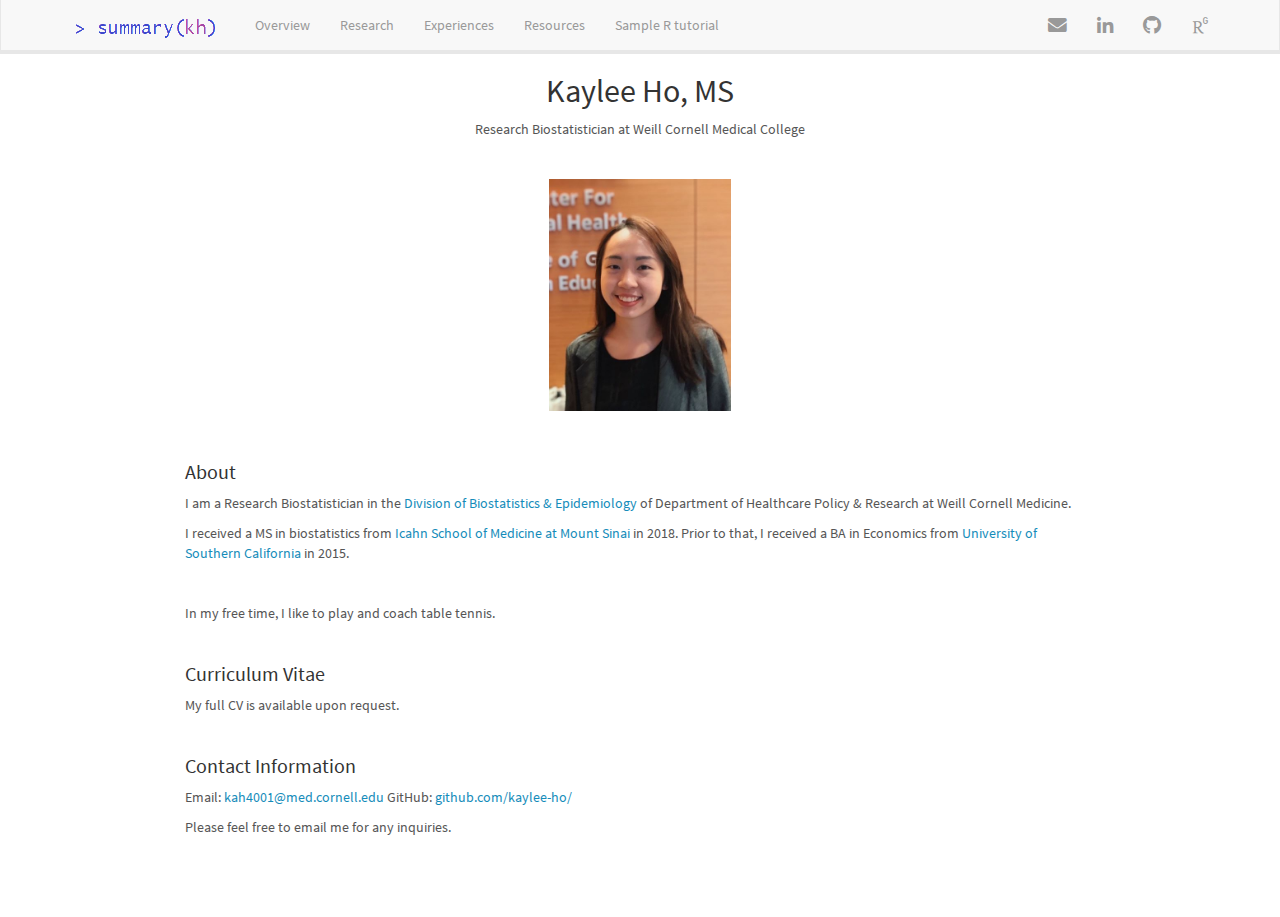
<file: index.html>
<!DOCTYPE html>

<html>

<head>

<meta charset="utf-8" />
<meta name="generator" content="pandoc" />
<meta http-equiv="X-UA-Compatible" content="IE=EDGE" />




<title>index.utf8</title>

<script src="site_libs/jquery-1.11.3/jquery.min.js"></script>
<meta name="viewport" content="width=device-width, initial-scale=1" />
<link href="site_libs/bootstrap-3.3.5/css/lumen.min.css" rel="stylesheet" />
<script src="site_libs/bootstrap-3.3.5/js/bootstrap.min.js"></script>
<script src="site_libs/bootstrap-3.3.5/shim/html5shiv.min.js"></script>
<script src="site_libs/bootstrap-3.3.5/shim/respond.min.js"></script>
<script src="site_libs/navigation-1.1/tabsets.js"></script>
<link href="site_libs/highlightjs-9.12.0/default.css" rel="stylesheet" />
<script src="site_libs/highlightjs-9.12.0/highlight.js"></script>
<link href="site_libs/font-awesome-5.1.0/css/all.css" rel="stylesheet" />
<link href="site_libs/font-awesome-5.1.0/css/v4-shims.css" rel="stylesheet" />

<style type="text/css">code{white-space: pre;}</style>
<style type="text/css">
  pre:not([class]) {
    background-color: white;
  }
</style>
<script type="text/javascript">
if (window.hljs) {
  hljs.configure({languages: []});
  hljs.initHighlightingOnLoad();
  if (document.readyState && document.readyState === "complete") {
    window.setTimeout(function() { hljs.initHighlighting(); }, 0);
  }
}
</script>



<style type="text/css">
h1 {
  font-size: 34px;
}
h1.title {
  font-size: 38px;
}
h2 {
  font-size: 30px;
}
h3 {
  font-size: 24px;
}
h4 {
  font-size: 18px;
}
h5 {
  font-size: 16px;
}
h6 {
  font-size: 12px;
}
.table th:not([align]) {
  text-align: left;
}
</style>

<link rel="stylesheet" href="styles.css" type="text/css" />



<style type = "text/css">
.main-container {
  max-width: 940px;
  margin-left: auto;
  margin-right: auto;
}
code {
  color: inherit;
  background-color: rgba(0, 0, 0, 0.04);
}
img {
  max-width:100%;
}
.tabbed-pane {
  padding-top: 12px;
}
.html-widget {
  margin-bottom: 20px;
}
button.code-folding-btn:focus {
  outline: none;
}
summary {
  display: list-item;
}
</style>


<style type="text/css">
/* padding for bootstrap navbar */
body {
  padding-top: 54px;
  padding-bottom: 40px;
}
/* offset scroll position for anchor links (for fixed navbar)  */
.section h1 {
  padding-top: 59px;
  margin-top: -59px;
}
.section h2 {
  padding-top: 59px;
  margin-top: -59px;
}
.section h3 {
  padding-top: 59px;
  margin-top: -59px;
}
.section h4 {
  padding-top: 59px;
  margin-top: -59px;
}
.section h5 {
  padding-top: 59px;
  margin-top: -59px;
}
.section h6 {
  padding-top: 59px;
  margin-top: -59px;
}
.dropdown-submenu {
  position: relative;
}
.dropdown-submenu>.dropdown-menu {
  top: 0;
  left: 100%;
  margin-top: -6px;
  margin-left: -1px;
  border-radius: 0 6px 6px 6px;
}
.dropdown-submenu:hover>.dropdown-menu {
  display: block;
}
.dropdown-submenu>a:after {
  display: block;
  content: " ";
  float: right;
  width: 0;
  height: 0;
  border-color: transparent;
  border-style: solid;
  border-width: 5px 0 5px 5px;
  border-left-color: #cccccc;
  margin-top: 5px;
  margin-right: -10px;
}
.dropdown-submenu:hover>a:after {
  border-left-color: #ffffff;
}
.dropdown-submenu.pull-left {
  float: none;
}
.dropdown-submenu.pull-left>.dropdown-menu {
  left: -100%;
  margin-left: 10px;
  border-radius: 6px 0 6px 6px;
}
</style>

<script>
// manage active state of menu based on current page
$(document).ready(function () {
  // active menu anchor
  href = window.location.pathname
  href = href.substr(href.lastIndexOf('/') + 1)
  if (href === "")
    href = "index.html";
  var menuAnchor = $('a[href="' + href + '"]');

  // mark it active
  menuAnchor.parent().addClass('active');

  // if it's got a parent navbar menu mark it active as well
  menuAnchor.closest('li.dropdown').addClass('active');
});
</script>

<!-- tabsets -->

<style type="text/css">
.tabset-dropdown > .nav-tabs {
  display: inline-table;
  max-height: 500px;
  min-height: 44px;
  overflow-y: auto;
  background: white;
  border: 1px solid #ddd;
  border-radius: 4px;
}

.tabset-dropdown > .nav-tabs > li.active:before {
  content: "";
  font-family: 'Glyphicons Halflings';
  display: inline-block;
  padding: 10px;
  border-right: 1px solid #ddd;
}

.tabset-dropdown > .nav-tabs.nav-tabs-open > li.active:before {
  content: "&#xe258;";
  border: none;
}

.tabset-dropdown > .nav-tabs.nav-tabs-open:before {
  content: "";
  font-family: 'Glyphicons Halflings';
  display: inline-block;
  padding: 10px;
  border-right: 1px solid #ddd;
}

.tabset-dropdown > .nav-tabs > li.active {
  display: block;
}

.tabset-dropdown > .nav-tabs > li > a,
.tabset-dropdown > .nav-tabs > li > a:focus,
.tabset-dropdown > .nav-tabs > li > a:hover {
  border: none;
  display: inline-block;
  border-radius: 4px;
  background-color: transparent;
}

.tabset-dropdown > .nav-tabs.nav-tabs-open > li {
  display: block;
  float: none;
}

.tabset-dropdown > .nav-tabs > li {
  display: none;
}
</style>

<!-- code folding -->




</head>

<body>


<div class="container-fluid main-container">




<div class="navbar navbar-default  navbar-fixed-top" role="navigation">
  <div class="container">
    <div class="navbar-header">
      <button type="button" class="navbar-toggle collapsed" data-toggle="collapse" data-target="#navbar">
        <span class="icon-bar"></span>
        <span class="icon-bar"></span>
        <span class="icon-bar"></span>
      </button>
      <a class="navbar-brand" href="index.html"><img id="logo" src="image/icon2.png" style="width: 100%;" /></a>
    </div>
    <div id="navbar" class="navbar-collapse collapse">
      <ul class="nav navbar-nav">
        <li>
  <a href="summary.html">Overview</a>
</li>
<li>
  <a href="research.html">Research</a>
</li>
<li>
  <a href="teaching.html">Experiences</a>
</li>
<li>
  <a href="resource.html">Resources</a>
</li>
<li>
  <a href="tutorials.html">Sample R tutorial</a>
</li>
      </ul>
      <ul class="nav navbar-nav navbar-right">
        <li>
  <a href="mailto:&lt;kah4001@med.cornell.edu&gt;">
    <span class="fa fa-envelope fa-lg"></span>
     
  </a>
</li>
<li>
  <a href="https://www.linkedin.com/in/kayleekapoho//">
    <span class="fa fa-linkedin fa-lg"></span>
     
  </a>
</li>
<li>
  <a href="http://github.com/kaylee-ho">
    <span class="fa fa-github fa-lg"></span>
     
  </a>
</li>
<li>
  <a href="https://www.researchgate.net/profile/Kaylee_Ho2">
    <span class="ai ai-researchgate ai-lg"></span>
     
  </a>
</li>
      </ul>
    </div><!--/.nav-collapse -->
  </div><!--/.container -->
</div><!--/.navbar -->

<div class="fluid-row" id="header">



<h1 class="title toc-ignore"><center>
<h1>
Kaylee Ho, MS
</h1>
</center></h1>

</div>


<center>
Research Biostatistician at Weill Cornell Medical College
</center>
<p><link rel="stylesheet" href="styles.css" type="text/css"> <link rel="stylesheet" href="academicons/css/academicons.min.css"/> <link rel="icon2" href="/image/icon2.png"></p>
<p><br></p>
<center>
<img src="image/headshot.jpg" alt="profile" style="width:20%; border:0px solid">
</center>
<p><br><br></p>
<div id="about" class="section level4">
<h4>About</h4>
<p>I am a Research Biostatistician in the <a href="http://hpr.weill.cornell.edu/divisions/biostatistics/">Division of Biostatistics &amp; Epidemiology</a> of Department of Healthcare Policy &amp; Research at Weill Cornell Medicine.</p>
<p>I received a MS in biostatistics from <a href="https://icahn.mssm.edu/about/departments/population-health/research/biostatistics">Icahn School of Medicine at Mount Sinai</a> in 2018. Prior to that, I received a BA in Economics from <a href="https://www.usc.edu/">University of Southern California</a> in 2015.</p>
<p><br></p>
<p>In my free time, I like to play and coach table tennis.</p>
<p><br></p>
</div>
<div id="curriculum-vitae" class="section level4">
<h4>Curriculum Vitae</h4>
<p>My full CV is available upon request.</p>
<p><br></p>
</div>
<div id="contact-information" class="section level4">
<h4>Contact Information</h4>
<p>Email: <a href="mailto:kah4001@med.cornell.edu">kah4001@med.cornell.edu</a> GitHub: <a href="http://github.com/kaylee-ho/">github.com/kaylee-ho/</a></p>
<p>Please feel free to email me for any inquiries.</p>
<p><br></p>
</div>




</div>

<script>

// add bootstrap table styles to pandoc tables
function bootstrapStylePandocTables() {
  $('tr.header').parent('thead').parent('table').addClass('table table-condensed');
}
$(document).ready(function () {
  bootstrapStylePandocTables();
});


</script>

<!-- tabsets -->

<script>
$(document).ready(function () {
  window.buildTabsets("TOC");
});

$(document).ready(function () {
  $('.tabset-dropdown > .nav-tabs > li').click(function () {
    $(this).parent().toggleClass('nav-tabs-open')
  });
});
</script>

<!-- code folding -->


<!-- dynamically load mathjax for compatibility with self-contained -->
<script>
  (function () {
    var script = document.createElement("script");
    script.type = "text/javascript";
    script.src  = "https://mathjax.rstudio.com/latest/MathJax.js?config=TeX-AMS-MML_HTMLorMML";
    document.getElementsByTagName("head")[0].appendChild(script);
  })();
</script>

</body>
</html>
</file>
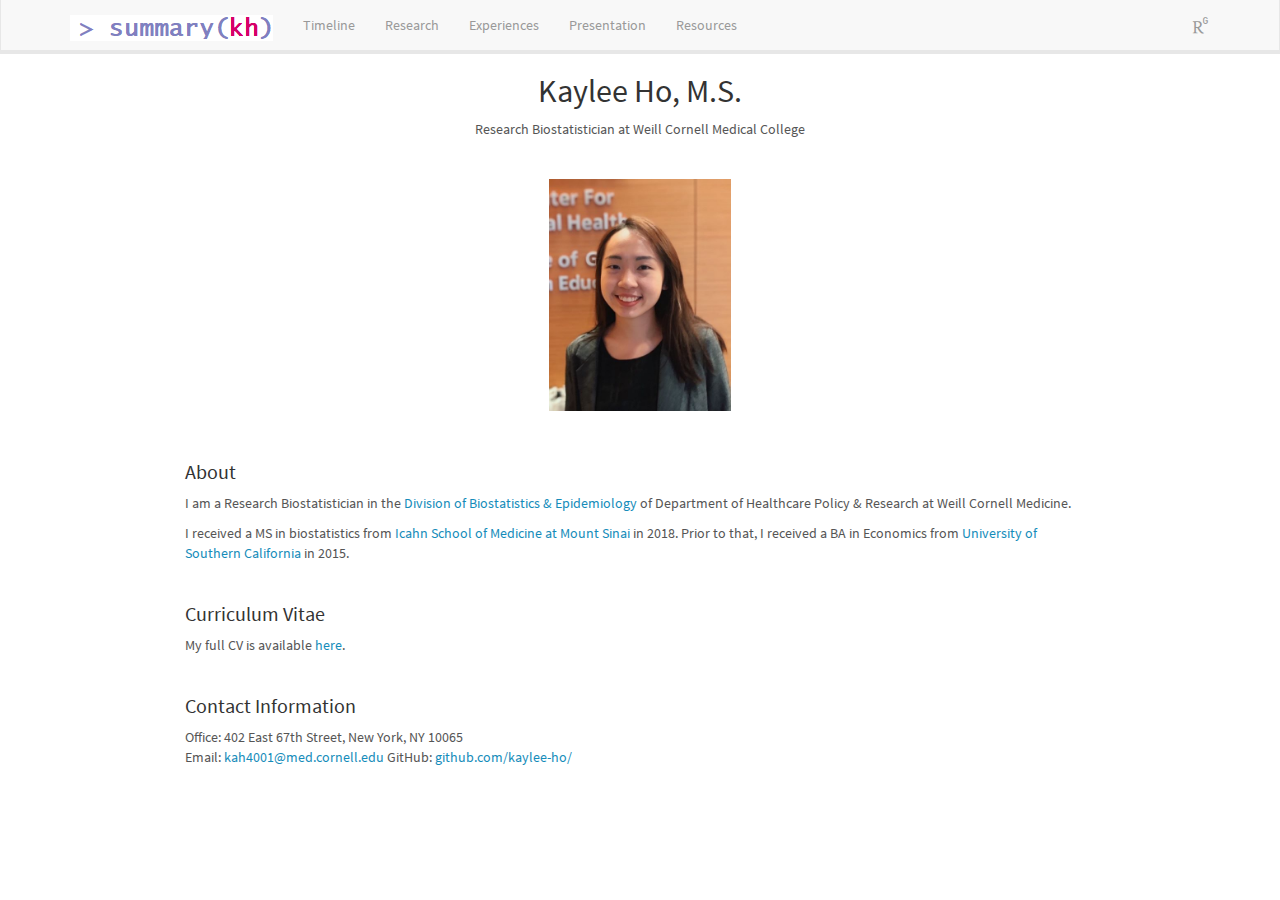
<file: index.knit.html>
<!DOCTYPE html>

<html xmlns="http://www.w3.org/1999/xhtml">

<head>

<meta charset="utf-8" />
<meta http-equiv="Content-Type" content="text/html; charset=utf-8" />
<meta name="generator" content="pandoc" />




<title></title>

<script src="site_libs/jquery-1.11.3/jquery.min.js"></script>
<meta name="viewport" content="width=device-width, initial-scale=1" />
<link href="site_libs/bootstrap-3.3.5/css/lumen.min.css" rel="stylesheet" />
<script src="site_libs/bootstrap-3.3.5/js/bootstrap.min.js"></script>
<script src="site_libs/bootstrap-3.3.5/shim/html5shiv.min.js"></script>
<script src="site_libs/bootstrap-3.3.5/shim/respond.min.js"></script>
<script src="site_libs/navigation-1.1/tabsets.js"></script>
<link href="site_libs/highlightjs-9.12.0/default.css" rel="stylesheet" />
<script src="site_libs/highlightjs-9.12.0/highlight.js"></script>

<style type="text/css">code{white-space: pre;}</style>
<style type="text/css">
  pre:not([class]) {
    background-color: white;
  }
</style>
<script type="text/javascript">
if (window.hljs) {
  hljs.configure({languages: []});
  hljs.initHighlightingOnLoad();
  if (document.readyState && document.readyState === "complete") {
    window.setTimeout(function() { hljs.initHighlighting(); }, 0);
  }
}
</script>



<style type="text/css">
h1 {
  font-size: 34px;
}
h1.title {
  font-size: 38px;
}
h2 {
  font-size: 30px;
}
h3 {
  font-size: 24px;
}
h4 {
  font-size: 18px;
}
h5 {
  font-size: 16px;
}
h6 {
  font-size: 12px;
}
.table th:not([align]) {
  text-align: left;
}
</style>

<link rel="stylesheet" href="styles.css" type="text/css" />

</head>

<body>

<style type = "text/css">
.main-container {
  max-width: 940px;
  margin-left: auto;
  margin-right: auto;
}
code {
  color: inherit;
  background-color: rgba(0, 0, 0, 0.04);
}
img {
  max-width:100%;
  height: auto;
}
.tabbed-pane {
  padding-top: 12px;
}
.html-widget {
  margin-bottom: 20px;
}
button.code-folding-btn:focus {
  outline: none;
}
summary {
  display: list-item;
}
</style>


<style type="text/css">
/* padding for bootstrap navbar */
body {
  padding-top: 54px;
  padding-bottom: 40px;
}
/* offset scroll position for anchor links (for fixed navbar)  */
.section h1 {
  padding-top: 59px;
  margin-top: -59px;
}
.section h2 {
  padding-top: 59px;
  margin-top: -59px;
}
.section h3 {
  padding-top: 59px;
  margin-top: -59px;
}
.section h4 {
  padding-top: 59px;
  margin-top: -59px;
}
.section h5 {
  padding-top: 59px;
  margin-top: -59px;
}
.section h6 {
  padding-top: 59px;
  margin-top: -59px;
}
.dropdown-submenu {
  position: relative;
}
.dropdown-submenu>.dropdown-menu {
  top: 0;
  left: 100%;
  margin-top: -6px;
  margin-left: -1px;
  border-radius: 0 6px 6px 6px;
}
.dropdown-submenu:hover>.dropdown-menu {
  display: block;
}
.dropdown-submenu>a:after {
  display: block;
  content: " ";
  float: right;
  width: 0;
  height: 0;
  border-color: transparent;
  border-style: solid;
  border-width: 5px 0 5px 5px;
  border-left-color: #cccccc;
  margin-top: 5px;
  margin-right: -10px;
}
.dropdown-submenu:hover>a:after {
  border-left-color: #ffffff;
}
.dropdown-submenu.pull-left {
  float: none;
}
.dropdown-submenu.pull-left>.dropdown-menu {
  left: -100%;
  margin-left: 10px;
  border-radius: 6px 0 6px 6px;
}
</style>

<script>
// manage active state of menu based on current page
$(document).ready(function () {
  // active menu anchor
  href = window.location.pathname
  href = href.substr(href.lastIndexOf('/') + 1)
  if (href === "")
    href = "index.html";
  var menuAnchor = $('a[href="' + href + '"]');

  // mark it active
  menuAnchor.parent().addClass('active');

  // if it's got a parent navbar menu mark it active as well
  menuAnchor.closest('li.dropdown').addClass('active');
});
</script>

<div class="container-fluid main-container">

<!-- tabsets -->

<style type="text/css">
.tabset-dropdown > .nav-tabs {
  display: inline-table;
  max-height: 500px;
  min-height: 44px;
  overflow-y: auto;
  background: white;
  border: 1px solid #ddd;
  border-radius: 4px;
}

.tabset-dropdown > .nav-tabs > li.active:before {
  content: "";
  font-family: 'Glyphicons Halflings';
  display: inline-block;
  padding: 10px;
  border-right: 1px solid #ddd;
}

.tabset-dropdown > .nav-tabs.nav-tabs-open > li.active:before {
  content: "&#xe258;";
  border: none;
}

.tabset-dropdown > .nav-tabs.nav-tabs-open:before {
  content: "";
  font-family: 'Glyphicons Halflings';
  display: inline-block;
  padding: 10px;
  border-right: 1px solid #ddd;
}

.tabset-dropdown > .nav-tabs > li.active {
  display: block;
}

.tabset-dropdown > .nav-tabs > li > a,
.tabset-dropdown > .nav-tabs > li > a:focus,
.tabset-dropdown > .nav-tabs > li > a:hover {
  border: none;
  display: inline-block;
  border-radius: 4px;
}

.tabset-dropdown > .nav-tabs.nav-tabs-open > li {
  display: block;
  float: none;
}

.tabset-dropdown > .nav-tabs > li {
  display: none;
}
</style>

<script>
$(document).ready(function () {
  window.buildTabsets("TOC");
});

$(document).ready(function () {
  $('.tabset-dropdown > .nav-tabs > li').click(function () {
    $(this).parent().toggleClass('nav-tabs-open')
  });
});
</script>

<!-- code folding -->





<div class="navbar navbar-default  navbar-fixed-top" role="navigation">
  <div class="container">
    <div class="navbar-header">
      <button type="button" class="navbar-toggle collapsed" data-toggle="collapse" data-target="#navbar">
        <span class="icon-bar"></span>
        <span class="icon-bar"></span>
        <span class="icon-bar"></span>
      </button>
      <a class="navbar-brand" href="index.html"><img id="logo" style="width:200%;" src="image/icon.png"  /></a>
    </div>
    <div id="navbar" class="navbar-collapse collapse">
      <ul class="nav navbar-nav">
        <li>
  <a href="summary.html">Timeline</a>
</li>
<li>
  <a href="research.html">Research</a>
</li>
<li>
  <a href="teaching.html">Experiences</a>
</li>
<li>
  <a href="presentation.html">Presentation</a>
</li>
<li>
  <a href="resource.html">Resources</a>
</li>
      </ul>
      <ul class="nav navbar-nav navbar-right">
        <li>
  <a href="mailto:&lt;kah4001@med.cornell.edu&gt;">
    <span class="fa fa-envelope fa-lg"></span>
     
  </a>
</li>
<li>
  <a href="https://www.linkedin.com/in/kayleekapoho//">
    <span class="fa fa-linkedin fa-lg"></span>
     
  </a>
</li>
<li>
  <a href="http://github.com/kaylee-ho">
    <span class="fa fa-github fa-lg"></span>
     
  </a>
</li>
<li>
  <a href="https://www.researchgate.net/profile/Kaylee_Ho2">
    <span class="ai ai-researchgate ai-lg"></span>
     
  </a>
</li>
      </ul>
    </div><!--/.nav-collapse -->
  </div><!--/.container -->
</div><!--/.navbar -->

<div class="fluid-row" id="header">



<h1 class="title toc-ignore"><center>
Kaylee Ho, M.S.
</center></h1>

</div>


<center>
Research Biostatistician at Weill Cornell Medical College
</center>
<p><link rel="stylesheet" href="styles.css" type="text/css"> <link rel="stylesheet" href="academicons/css/academicons.min.css"/> <link rel="my-icon" href="/image/icon.png" ></p>
<p><br></p>
<center>
<img src="image/headshot.jpg" alt="profile" style="width:20%; border:0px solid">
</center>
<p><br><br></p>
<div id="about" class="section level4">
<h4>About</h4>
<p>I am a Research Biostatistician in the <a href="http://hpr.weill.cornell.edu/divisions/biostatistics/">Division of Biostatistics &amp; Epidemiology</a> of Department of Healthcare Policy &amp; Research at Weill Cornell Medicine.</p>
<p>I received a MS in biostatistics from <a href="https://www.mailman.columbia.edu/become-student/departments/biostatistics">Icahn School of Medicine at Mount Sinai</a> in 2018. Prior to that, I received a BA in Economics from <a href="http://www.usc.edu">University of Southern California</a> in 2015.</p>
<p><br></p>
</div>
<div id="curriculum-vitae" class="section level4">
<h4>Curriculum Vitae</h4>
<p>My full CV is available <a href="download/%5BJihui%20Lee%5D%20Resume.pdf">here</a>.</p>
<p><br></p>
</div>
<div id="contact-information" class="section level4">
<h4>Contact Information</h4>
<p>Office: 402 East 67th Street, New York, NY 10065<br />
Email: <a href="mailto:kah4001@med.cornell.edu">kah4001@med.cornell.edu</a> GitHub: <a href="http://github.com/kaylee-ho/">github.com/kaylee-ho/</a></p>
</div>




</div>

<script>

// add bootstrap table styles to pandoc tables
function bootstrapStylePandocTables() {
  $('tr.header').parent('thead').parent('table').addClass('table table-condensed');
}
$(document).ready(function () {
  bootstrapStylePandocTables();
});


</script>

<!-- dynamically load mathjax for compatibility with self-contained -->
<script>
  (function () {
    var script = document.createElement("script");
    script.type = "text/javascript";
    script.src  = "https://mathjax.rstudio.com/latest/MathJax.js?config=TeX-AMS-MML_HTMLorMML";
    document.getElementsByTagName("head")[0].appendChild(script);
  })();
</script>

</body>
</html>
</file>
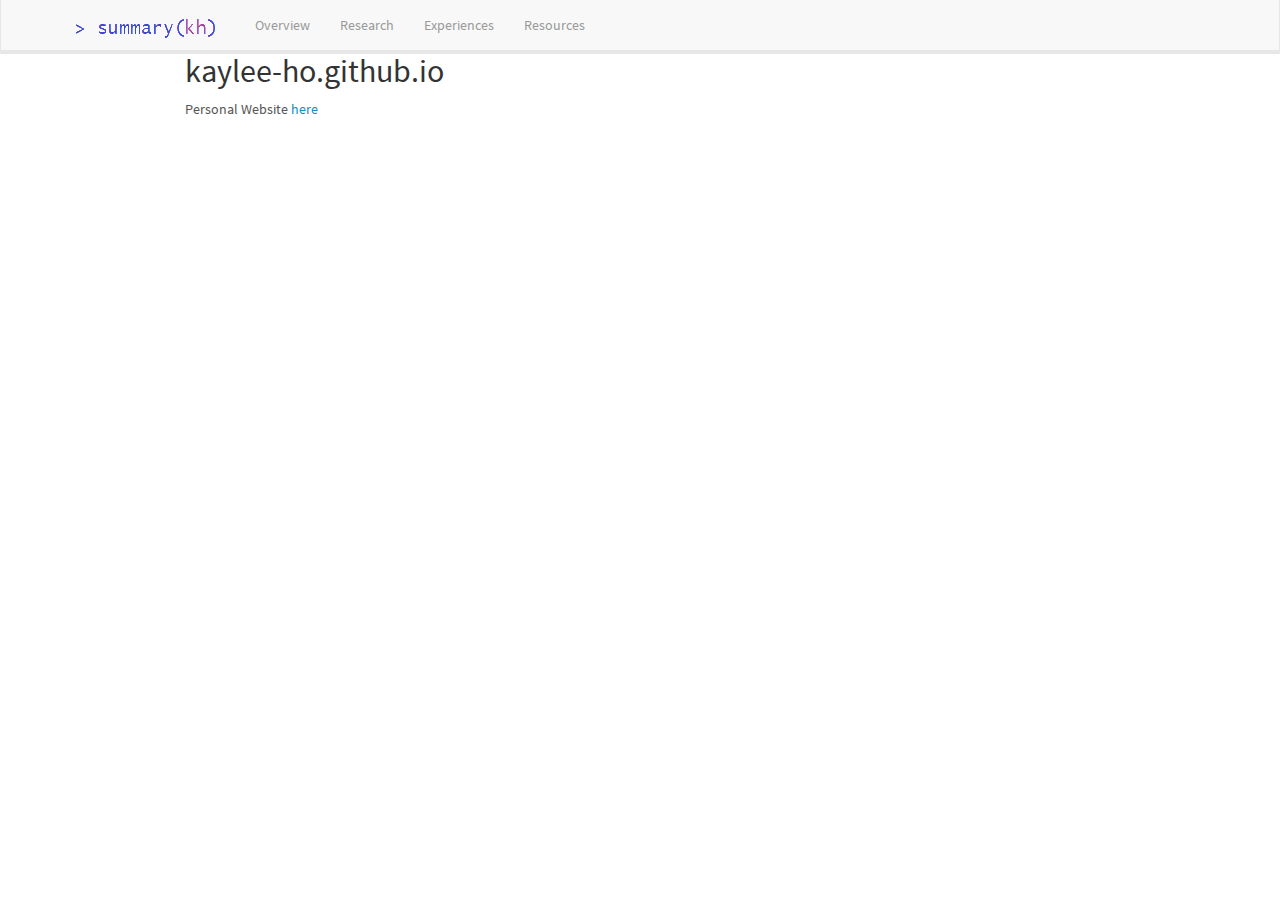
<file: README.html>
<!DOCTYPE html>

<html xmlns="http://www.w3.org/1999/xhtml">

<head>

<meta charset="utf-8" />
<meta http-equiv="Content-Type" content="text/html; charset=utf-8" />
<meta name="generator" content="pandoc" />




<title></title>

<script src="site_libs/jquery-1.11.3/jquery.min.js"></script>
<meta name="viewport" content="width=device-width, initial-scale=1" />
<link href="site_libs/bootstrap-3.3.5/css/lumen.min.css" rel="stylesheet" />
<script src="site_libs/bootstrap-3.3.5/js/bootstrap.min.js"></script>
<script src="site_libs/bootstrap-3.3.5/shim/html5shiv.min.js"></script>
<script src="site_libs/bootstrap-3.3.5/shim/respond.min.js"></script>
<script src="site_libs/navigation-1.1/tabsets.js"></script>
<link href="site_libs/highlightjs-9.12.0/default.css" rel="stylesheet" />
<script src="site_libs/highlightjs-9.12.0/highlight.js"></script>

<style type="text/css">code{white-space: pre;}</style>
<style type="text/css">
  pre:not([class]) {
    background-color: white;
  }
</style>
<script type="text/javascript">
if (window.hljs) {
  hljs.configure({languages: []});
  hljs.initHighlightingOnLoad();
  if (document.readyState && document.readyState === "complete") {
    window.setTimeout(function() { hljs.initHighlighting(); }, 0);
  }
}
</script>



<style type="text/css">
h1 {
  font-size: 34px;
}
h1.title {
  font-size: 38px;
}
h2 {
  font-size: 30px;
}
h3 {
  font-size: 24px;
}
h4 {
  font-size: 18px;
}
h5 {
  font-size: 16px;
}
h6 {
  font-size: 12px;
}
.table th:not([align]) {
  text-align: left;
}
</style>

<link rel="stylesheet" href="styles.css" type="text/css" />

</head>

<body>

<style type = "text/css">
.main-container {
  max-width: 940px;
  margin-left: auto;
  margin-right: auto;
}
code {
  color: inherit;
  background-color: rgba(0, 0, 0, 0.04);
}
img {
  max-width:100%;
  height: auto;
}
.tabbed-pane {
  padding-top: 12px;
}
.html-widget {
  margin-bottom: 20px;
}
button.code-folding-btn:focus {
  outline: none;
}
summary {
  display: list-item;
}
</style>


<style type="text/css">
/* padding for bootstrap navbar */
body {
  padding-top: 54px;
  padding-bottom: 40px;
}
/* offset scroll position for anchor links (for fixed navbar)  */
.section h1 {
  padding-top: 59px;
  margin-top: -59px;
}
.section h2 {
  padding-top: 59px;
  margin-top: -59px;
}
.section h3 {
  padding-top: 59px;
  margin-top: -59px;
}
.section h4 {
  padding-top: 59px;
  margin-top: -59px;
}
.section h5 {
  padding-top: 59px;
  margin-top: -59px;
}
.section h6 {
  padding-top: 59px;
  margin-top: -59px;
}
.dropdown-submenu {
  position: relative;
}
.dropdown-submenu>.dropdown-menu {
  top: 0;
  left: 100%;
  margin-top: -6px;
  margin-left: -1px;
  border-radius: 0 6px 6px 6px;
}
.dropdown-submenu:hover>.dropdown-menu {
  display: block;
}
.dropdown-submenu>a:after {
  display: block;
  content: " ";
  float: right;
  width: 0;
  height: 0;
  border-color: transparent;
  border-style: solid;
  border-width: 5px 0 5px 5px;
  border-left-color: #cccccc;
  margin-top: 5px;
  margin-right: -10px;
}
.dropdown-submenu:hover>a:after {
  border-left-color: #ffffff;
}
.dropdown-submenu.pull-left {
  float: none;
}
.dropdown-submenu.pull-left>.dropdown-menu {
  left: -100%;
  margin-left: 10px;
  border-radius: 6px 0 6px 6px;
}
</style>

<script>
// manage active state of menu based on current page
$(document).ready(function () {
  // active menu anchor
  href = window.location.pathname
  href = href.substr(href.lastIndexOf('/') + 1)
  if (href === "")
    href = "index.html";
  var menuAnchor = $('a[href="' + href + '"]');

  // mark it active
  menuAnchor.parent().addClass('active');

  // if it's got a parent navbar menu mark it active as well
  menuAnchor.closest('li.dropdown').addClass('active');
});
</script>

<div class="container-fluid main-container">

<!-- tabsets -->

<style type="text/css">
.tabset-dropdown > .nav-tabs {
  display: inline-table;
  max-height: 500px;
  min-height: 44px;
  overflow-y: auto;
  background: white;
  border: 1px solid #ddd;
  border-radius: 4px;
}

.tabset-dropdown > .nav-tabs > li.active:before {
  content: "";
  font-family: 'Glyphicons Halflings';
  display: inline-block;
  padding: 10px;
  border-right: 1px solid #ddd;
}

.tabset-dropdown > .nav-tabs.nav-tabs-open > li.active:before {
  content: "&#xe258;";
  border: none;
}

.tabset-dropdown > .nav-tabs.nav-tabs-open:before {
  content: "";
  font-family: 'Glyphicons Halflings';
  display: inline-block;
  padding: 10px;
  border-right: 1px solid #ddd;
}

.tabset-dropdown > .nav-tabs > li.active {
  display: block;
}

.tabset-dropdown > .nav-tabs > li > a,
.tabset-dropdown > .nav-tabs > li > a:focus,
.tabset-dropdown > .nav-tabs > li > a:hover {
  border: none;
  display: inline-block;
  border-radius: 4px;
}

.tabset-dropdown > .nav-tabs.nav-tabs-open > li {
  display: block;
  float: none;
}

.tabset-dropdown > .nav-tabs > li {
  display: none;
}
</style>

<script>
$(document).ready(function () {
  window.buildTabsets("TOC");
});

$(document).ready(function () {
  $('.tabset-dropdown > .nav-tabs > li').click(function () {
    $(this).parent().toggleClass('nav-tabs-open')
  });
});
</script>

<!-- code folding -->





<div class="navbar navbar-default  navbar-fixed-top" role="navigation">
  <div class="container">
    <div class="navbar-header">
      <button type="button" class="navbar-toggle collapsed" data-toggle="collapse" data-target="#navbar">
        <span class="icon-bar"></span>
        <span class="icon-bar"></span>
        <span class="icon-bar"></span>
      </button>
      <a class="navbar-brand" href="index.html"><img id="logo" src="image/icon2.png" style="width: 100%;" /></a>
    </div>
    <div id="navbar" class="navbar-collapse collapse">
      <ul class="nav navbar-nav">
        <li>
  <a href="summary.html">Overview</a>
</li>
<li>
  <a href="research.html">Research</a>
</li>
<li>
  <a href="teaching.html">Experiences</a>
</li>
<li>
  <a href="resource.html">Resources</a>
</li>
      </ul>
      <ul class="nav navbar-nav navbar-right">
        <li>
  <a href="mailto:&lt;kah4001@med.cornell.edu&gt;">
    <span class="fa fa-envelope fa-lg"></span>
     
  </a>
</li>
<li>
  <a href="https://www.linkedin.com/in/kayleekapoho//">
    <span class="fa fa-linkedin fa-lg"></span>
     
  </a>
</li>
<li>
  <a href="http://github.com/kaylee-ho">
    <span class="fa fa-github fa-lg"></span>
     
  </a>
</li>
<li>
  <a href="https://www.researchgate.net/profile/Kaylee_Ho2">
    <span class="ai ai-researchgate ai-lg"></span>
     
  </a>
</li>
      </ul>
    </div><!--/.nav-collapse -->
  </div><!--/.container -->
</div><!--/.navbar -->

<div class="fluid-row" id="header">




</div>


<div id="kaylee-ho.github.io" class="section level1">
<h1>kaylee-ho.github.io</h1>
<p>Personal Website <a href="https://kaylee-ho.github.io/">here</a></p>
</div>




</div>

<script>

// add bootstrap table styles to pandoc tables
function bootstrapStylePandocTables() {
  $('tr.header').parent('thead').parent('table').addClass('table table-condensed');
}
$(document).ready(function () {
  bootstrapStylePandocTables();
});


</script>

<!-- dynamically load mathjax for compatibility with self-contained -->
<script>
  (function () {
    var script = document.createElement("script");
    script.type = "text/javascript";
    script.src  = "https://mathjax.rstudio.com/latest/MathJax.js?config=TeX-AMS-MML_HTMLorMML";
    document.getElementsByTagName("head")[0].appendChild(script);
  })();
</script>

</body>
</html>
</file>
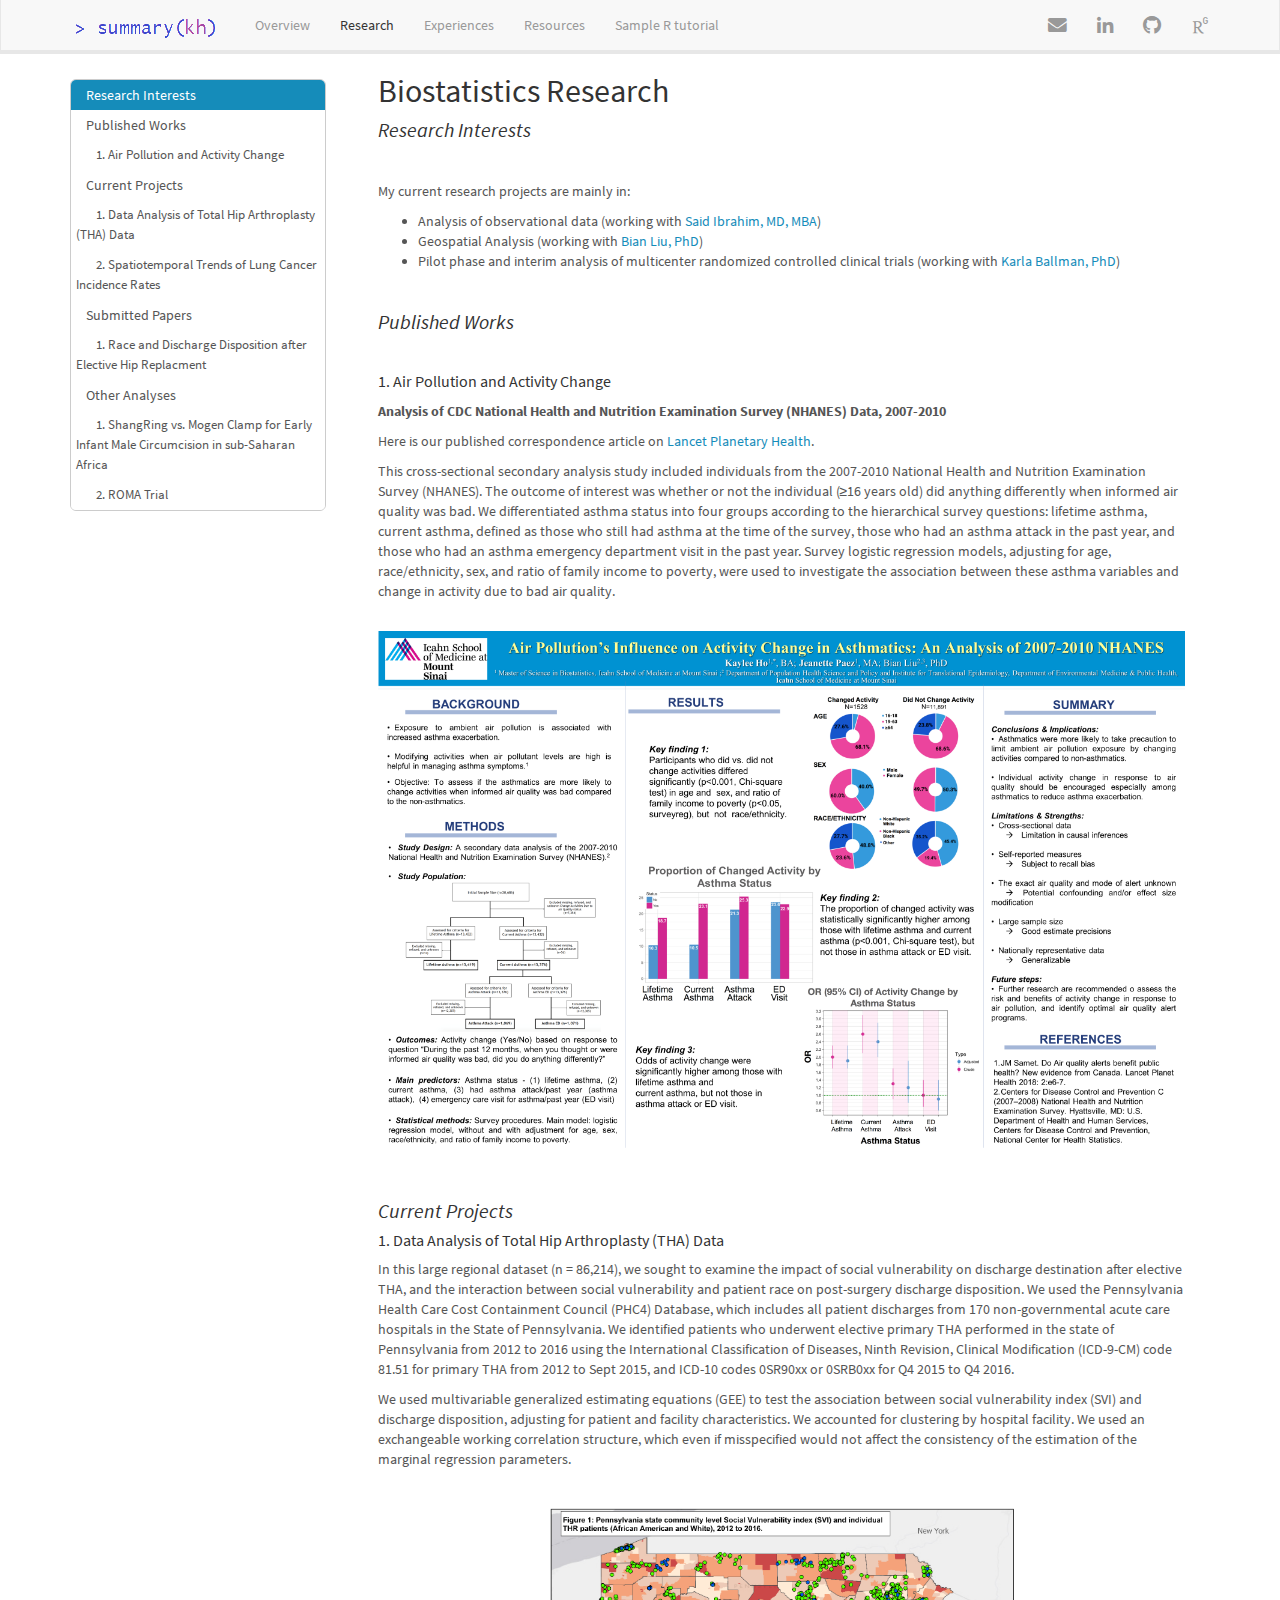
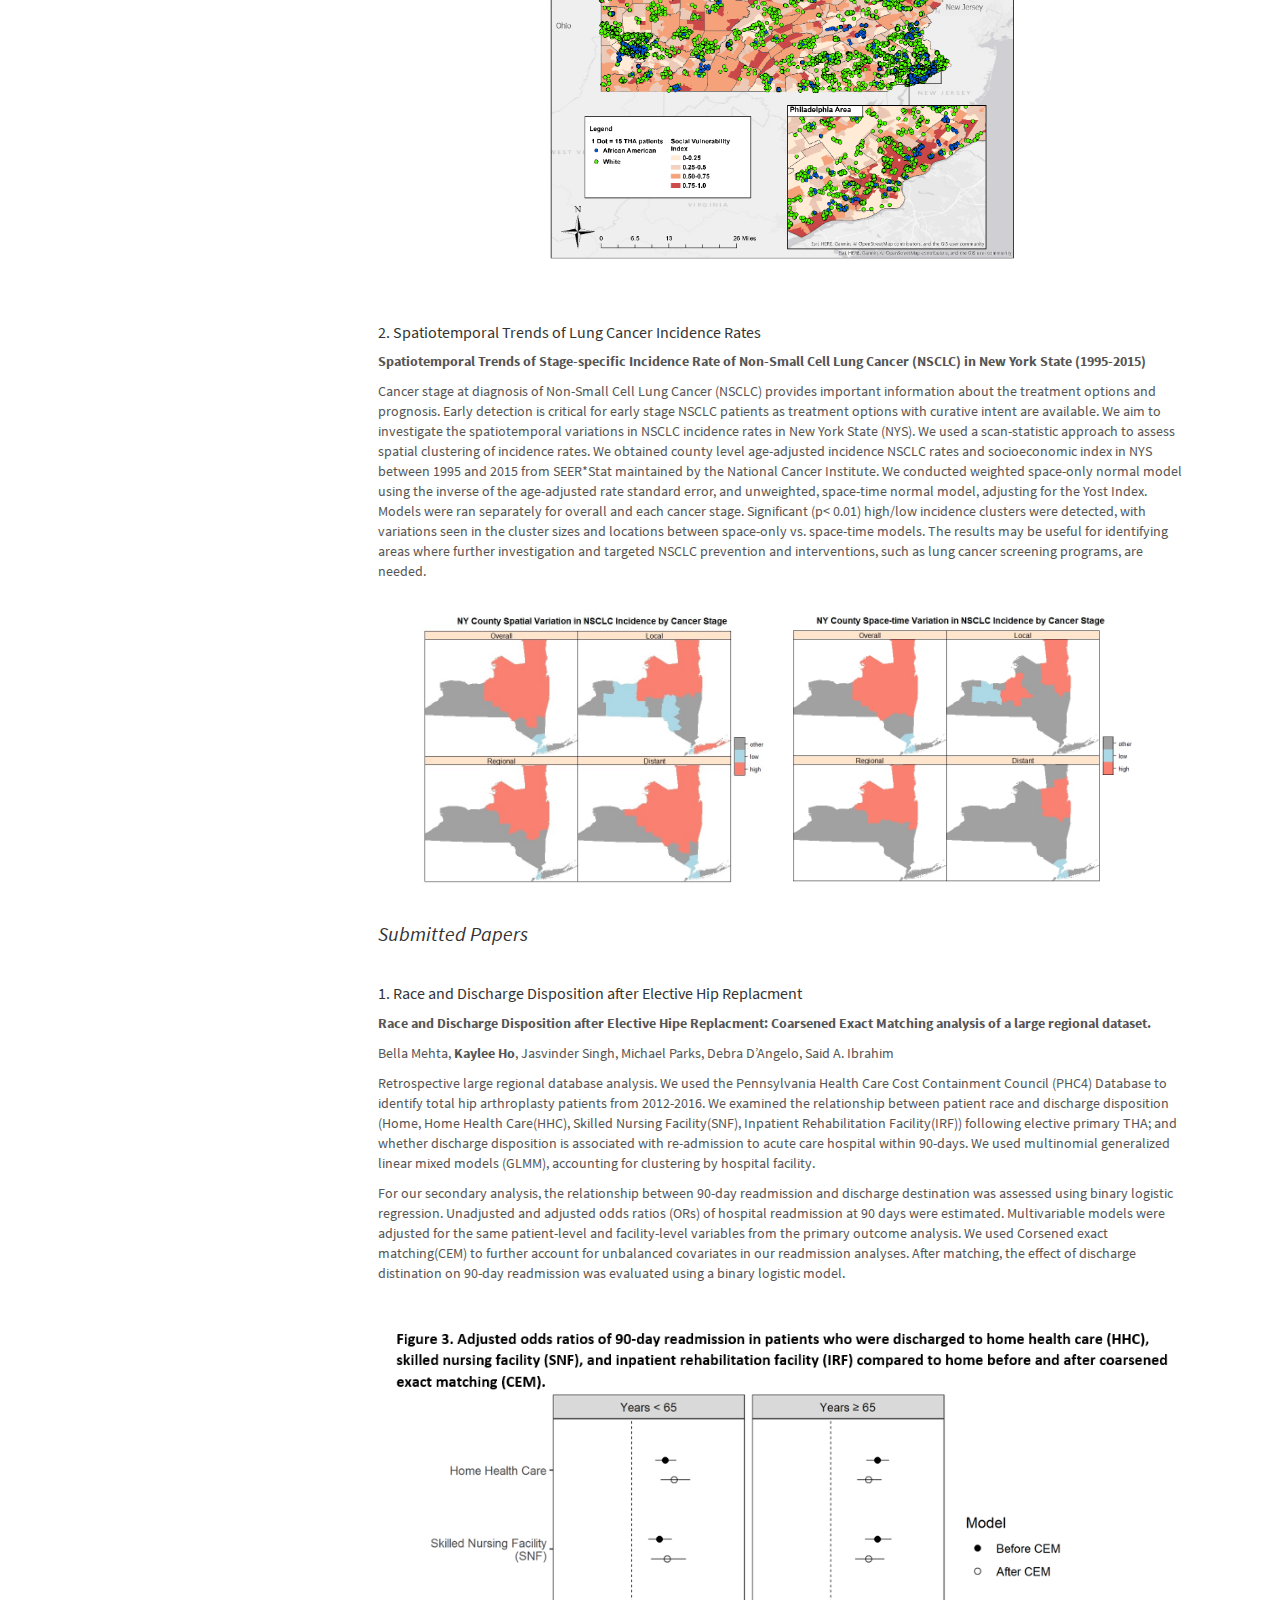
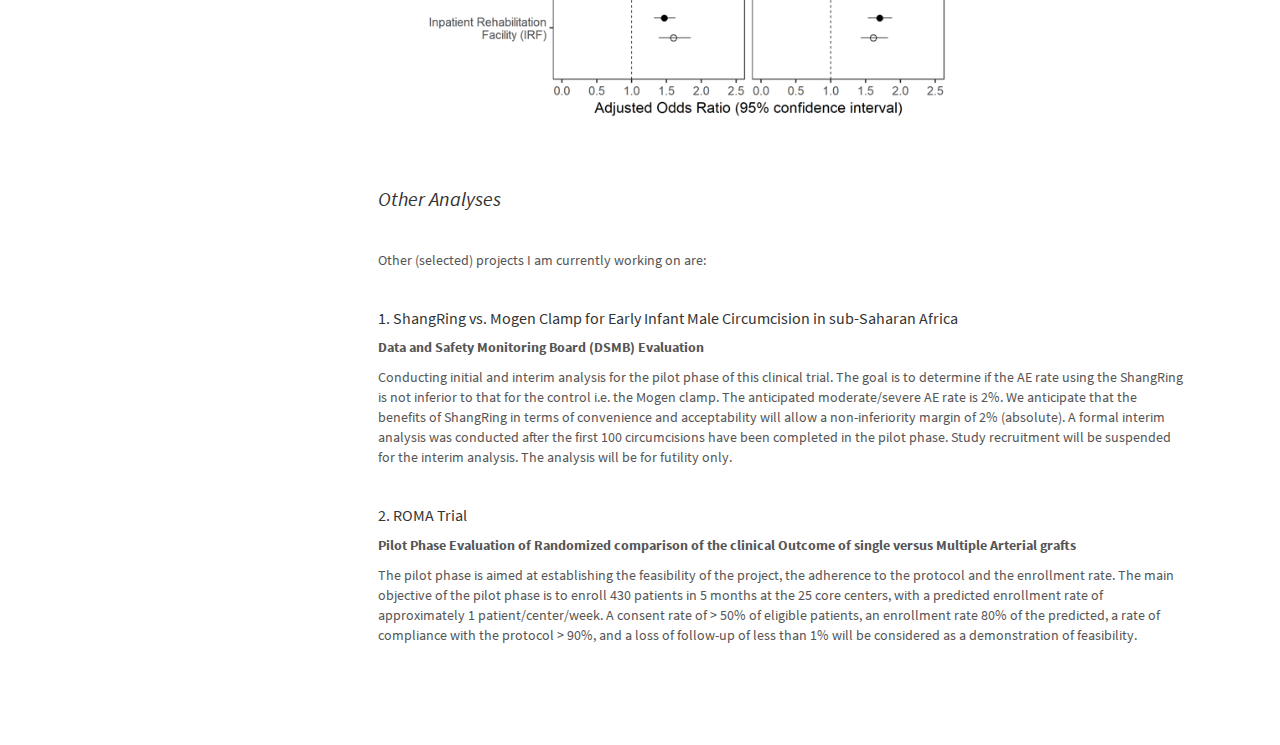
<file: research.html>
<!DOCTYPE html>

<html>

<head>

<meta charset="utf-8" />
<meta name="generator" content="pandoc" />
<meta http-equiv="X-UA-Compatible" content="IE=EDGE" />




<title>Biostatistics Research</title>

<script src="site_libs/jquery-1.11.3/jquery.min.js"></script>
<meta name="viewport" content="width=device-width, initial-scale=1" />
<link href="site_libs/bootstrap-3.3.5/css/lumen.min.css" rel="stylesheet" />
<script src="site_libs/bootstrap-3.3.5/js/bootstrap.min.js"></script>
<script src="site_libs/bootstrap-3.3.5/shim/html5shiv.min.js"></script>
<script src="site_libs/bootstrap-3.3.5/shim/respond.min.js"></script>
<script src="site_libs/jqueryui-1.11.4/jquery-ui.min.js"></script>
<link href="site_libs/tocify-1.9.1/jquery.tocify.css" rel="stylesheet" />
<script src="site_libs/tocify-1.9.1/jquery.tocify.js"></script>
<script src="site_libs/navigation-1.1/tabsets.js"></script>
<link href="site_libs/highlightjs-9.12.0/default.css" rel="stylesheet" />
<script src="site_libs/highlightjs-9.12.0/highlight.js"></script>
<link href="site_libs/font-awesome-5.1.0/css/all.css" rel="stylesheet" />
<link href="site_libs/font-awesome-5.1.0/css/v4-shims.css" rel="stylesheet" />

<style type="text/css">code{white-space: pre;}</style>
<style type="text/css">
  pre:not([class]) {
    background-color: white;
  }
</style>
<script type="text/javascript">
if (window.hljs) {
  hljs.configure({languages: []});
  hljs.initHighlightingOnLoad();
  if (document.readyState && document.readyState === "complete") {
    window.setTimeout(function() { hljs.initHighlighting(); }, 0);
  }
}
</script>



<style type="text/css">
h1 {
  font-size: 34px;
}
h1.title {
  font-size: 38px;
}
h2 {
  font-size: 30px;
}
h3 {
  font-size: 24px;
}
h4 {
  font-size: 18px;
}
h5 {
  font-size: 16px;
}
h6 {
  font-size: 12px;
}
.table th:not([align]) {
  text-align: left;
}
</style>

<link rel="stylesheet" href="styles.css" type="text/css" />



<style type = "text/css">
.main-container {
  max-width: 940px;
  margin-left: auto;
  margin-right: auto;
}
code {
  color: inherit;
  background-color: rgba(0, 0, 0, 0.04);
}
img {
  max-width:100%;
}
.tabbed-pane {
  padding-top: 12px;
}
.html-widget {
  margin-bottom: 20px;
}
button.code-folding-btn:focus {
  outline: none;
}
summary {
  display: list-item;
}
</style>


<style type="text/css">
/* padding for bootstrap navbar */
body {
  padding-top: 54px;
  padding-bottom: 40px;
}
/* offset scroll position for anchor links (for fixed navbar)  */
.section h1 {
  padding-top: 59px;
  margin-top: -59px;
}
.section h2 {
  padding-top: 59px;
  margin-top: -59px;
}
.section h3 {
  padding-top: 59px;
  margin-top: -59px;
}
.section h4 {
  padding-top: 59px;
  margin-top: -59px;
}
.section h5 {
  padding-top: 59px;
  margin-top: -59px;
}
.section h6 {
  padding-top: 59px;
  margin-top: -59px;
}
.dropdown-submenu {
  position: relative;
}
.dropdown-submenu>.dropdown-menu {
  top: 0;
  left: 100%;
  margin-top: -6px;
  margin-left: -1px;
  border-radius: 0 6px 6px 6px;
}
.dropdown-submenu:hover>.dropdown-menu {
  display: block;
}
.dropdown-submenu>a:after {
  display: block;
  content: " ";
  float: right;
  width: 0;
  height: 0;
  border-color: transparent;
  border-style: solid;
  border-width: 5px 0 5px 5px;
  border-left-color: #cccccc;
  margin-top: 5px;
  margin-right: -10px;
}
.dropdown-submenu:hover>a:after {
  border-left-color: #ffffff;
}
.dropdown-submenu.pull-left {
  float: none;
}
.dropdown-submenu.pull-left>.dropdown-menu {
  left: -100%;
  margin-left: 10px;
  border-radius: 6px 0 6px 6px;
}
</style>

<script>
// manage active state of menu based on current page
$(document).ready(function () {
  // active menu anchor
  href = window.location.pathname
  href = href.substr(href.lastIndexOf('/') + 1)
  if (href === "")
    href = "index.html";
  var menuAnchor = $('a[href="' + href + '"]');

  // mark it active
  menuAnchor.parent().addClass('active');

  // if it's got a parent navbar menu mark it active as well
  menuAnchor.closest('li.dropdown').addClass('active');
});
</script>

<!-- tabsets -->

<style type="text/css">
.tabset-dropdown > .nav-tabs {
  display: inline-table;
  max-height: 500px;
  min-height: 44px;
  overflow-y: auto;
  background: white;
  border: 1px solid #ddd;
  border-radius: 4px;
}

.tabset-dropdown > .nav-tabs > li.active:before {
  content: "";
  font-family: 'Glyphicons Halflings';
  display: inline-block;
  padding: 10px;
  border-right: 1px solid #ddd;
}

.tabset-dropdown > .nav-tabs.nav-tabs-open > li.active:before {
  content: "&#xe258;";
  border: none;
}

.tabset-dropdown > .nav-tabs.nav-tabs-open:before {
  content: "";
  font-family: 'Glyphicons Halflings';
  display: inline-block;
  padding: 10px;
  border-right: 1px solid #ddd;
}

.tabset-dropdown > .nav-tabs > li.active {
  display: block;
}

.tabset-dropdown > .nav-tabs > li > a,
.tabset-dropdown > .nav-tabs > li > a:focus,
.tabset-dropdown > .nav-tabs > li > a:hover {
  border: none;
  display: inline-block;
  border-radius: 4px;
  background-color: transparent;
}

.tabset-dropdown > .nav-tabs.nav-tabs-open > li {
  display: block;
  float: none;
}

.tabset-dropdown > .nav-tabs > li {
  display: none;
}
</style>

<!-- code folding -->



<style type="text/css">

#TOC {
  margin: 25px 0px 20px 0px;
}
@media (max-width: 768px) {
#TOC {
  position: relative;
  width: 100%;
}
}

@media print {
.toc-content {
  /* see https://github.com/w3c/csswg-drafts/issues/4434 */
  float: right;
}
}

.toc-content {
  padding-left: 30px;
  padding-right: 40px;
}

div.main-container {
  max-width: 1200px;
}

div.tocify {
  width: 20%;
  max-width: 260px;
  max-height: 85%;
}

@media (min-width: 768px) and (max-width: 991px) {
  div.tocify {
    width: 25%;
  }
}

@media (max-width: 767px) {
  div.tocify {
    width: 100%;
    max-width: none;
  }
}

.tocify ul, .tocify li {
  line-height: 20px;
}

.tocify-subheader .tocify-item {
  font-size: 0.90em;
}

.tocify .list-group-item {
  border-radius: 0px;
}

.tocify-subheader {
  display: inline;
}
.tocify-subheader .tocify-item {
  font-size: 0.95em;
}

</style>



</head>

<body>


<div class="container-fluid main-container">


<!-- setup 3col/9col grid for toc_float and main content  -->
<div class="row-fluid">
<div class="col-xs-12 col-sm-4 col-md-3">
<div id="TOC" class="tocify">
</div>
</div>

<div class="toc-content col-xs-12 col-sm-8 col-md-9">




<div class="navbar navbar-default  navbar-fixed-top" role="navigation">
  <div class="container">
    <div class="navbar-header">
      <button type="button" class="navbar-toggle collapsed" data-toggle="collapse" data-target="#navbar">
        <span class="icon-bar"></span>
        <span class="icon-bar"></span>
        <span class="icon-bar"></span>
      </button>
      <a class="navbar-brand" href="index.html"><img id="logo" src="image/icon2.png" style="width: 100%;" /></a>
    </div>
    <div id="navbar" class="navbar-collapse collapse">
      <ul class="nav navbar-nav">
        <li>
  <a href="summary.html">Overview</a>
</li>
<li>
  <a href="research.html">Research</a>
</li>
<li>
  <a href="teaching.html">Experiences</a>
</li>
<li>
  <a href="resource.html">Resources</a>
</li>
<li>
  <a href="tutorials.html">Sample R tutorial</a>
</li>
      </ul>
      <ul class="nav navbar-nav navbar-right">
        <li>
  <a href="mailto:&lt;kah4001@med.cornell.edu&gt;">
    <span class="fa fa-envelope fa-lg"></span>
     
  </a>
</li>
<li>
  <a href="https://www.linkedin.com/in/kayleekapoho//">
    <span class="fa fa-linkedin fa-lg"></span>
     
  </a>
</li>
<li>
  <a href="http://github.com/kaylee-ho">
    <span class="fa fa-github fa-lg"></span>
     
  </a>
</li>
<li>
  <a href="https://www.researchgate.net/profile/Kaylee_Ho2">
    <span class="ai ai-researchgate ai-lg"></span>
     
  </a>
</li>
      </ul>
    </div><!--/.nav-collapse -->
  </div><!--/.container -->
</div><!--/.navbar -->

<div class="fluid-row" id="header">



<h1 class="title toc-ignore">Biostatistics Research</h1>

</div>


<p><link rel="stylesheet" href="academicons/css/academicons.min.css"/></p>
<div id="research-interests" class="section level3">
<h3>Research Interests</h3>
<p><br></p>
<p>My current research projects are mainly in:</p>
<ul>
<li>Analysis of observational data (working with <a href="http://vivo.med.cornell.edu/display/cwid-sai2009">Said Ibrahim, MD, MBA</a>)</li>
<li>Geospatial Analysis (working with <a href="https://www.mountsinai.org/profiles/bian-liu">Bian Liu, PhD</a>)</li>
<li>Pilot phase and interim analysis of multicenter randomized controlled clinical trials (working with <a href="http://vivo.med.cornell.edu/display/cwid-kab2053">Karla Ballman, PhD</a>)</li>
</ul>
<p><br></p>
</div>
<div id="published-works" class="section level3">
<h3>Published Works</h3>
<p><br></p>
<div id="air-pollution-and-activity-change" class="section level5">
<h5>1. Air Pollution and Activity Change</h5>
<p><strong>Analysis of CDC National Health and Nutrition Examination Survey (NHANES) Data, 2007-2010</strong></p>
<p>Here is our published correspondence article on <a href="https://www.thelancet.com/journals/lanplh/article/PIIS2542-5196(18)30231-6/fulltext">Lancet Planetary Health</a>.</p>
<p>This cross-sectional secondary analysis study included individuals from the 2007-2010 National Health and Nutrition Examination Survey (NHANES). The outcome of interest was whether or not the individual (≥16 years old) did anything differently when informed air quality was bad. We differentiated asthma status into four groups according to the hierarchical survey questions: lifetime asthma, current asthma, defined as those who still had asthma at the time of the survey, those who had an asthma attack in the past year, and those who had an asthma emergency department visit in the past year. Survey logistic regression models, adjusting for age, race/ethnicity, sex, and ratio of family income to poverty, were used to investigate the association between these asthma variables and change in activity due to bad air quality.</p>
<center>
<br><img src="image/or_nhanes.png" alt="nhanes" style="width:100%; border:0px solid"><br>
</center>
<p><br></p>
</div>
</div>
<div id="current-projects" class="section level3">
<h3>Current Projects</h3>
<div id="data-analysis-of-total-hip-arthroplasty-tha-data" class="section level5">
<h5>1. Data Analysis of Total Hip Arthroplasty (THA) Data</h5>
<p>In this large regional dataset (n = 86,214), we sought to examine the impact of social vulnerability on discharge destination after elective THA, and the interaction between social vulnerability and patient race on post-surgery discharge disposition. We used the Pennsylvania Health Care Cost Containment Council (PHC4) Database, which includes all patient discharges from 170 non-governmental acute care hospitals in the State of Pennsylvania. We identified patients who underwent elective primary THA performed in the state of Pennsylvania from 2012 to 2016 using the International Classification of Diseases, Ninth Revision, Clinical Modification (ICD-9-CM) code 81.51 for primary THA from 2012 to Sept 2015, and ICD-10 codes 0SR90xx or 0SRB0xx for Q4 2015 to Q4 2016.</p>
<p>We used multivariable generalized estimating equations (GEE) to test the association between social vulnerability index (SVI) and discharge disposition, adjusting for patient and facility characteristics. We accounted for clustering by hospital facility. We used an exchangeable working correlation structure, which even if misspecified would not affect the consistency of the estimation of the marginal regression parameters.</p>
<center>
<br><img src="image/gis.png" alt="PHC4" style="width:60%; border:0px solid"><br>
</center>
<p><br></p>
</div>
<div id="spatiotemporal-trends-of-lung-cancer-incidence-rates" class="section level5">
<h5>2. Spatiotemporal Trends of Lung Cancer Incidence Rates</h5>
<p><strong>Spatiotemporal Trends of Stage-specific Incidence Rate of Non-Small Cell Lung Cancer (NSCLC) in New York State (1995-2015)</strong></p>
<p>Cancer stage at diagnosis of Non-Small Cell Lung Cancer (NSCLC) provides important information about the treatment options and prognosis. Early detection is critical for early stage NSCLC patients as treatment options with curative intent are available. We aim to investigate the spatiotemporal variations in NSCLC incidence rates in New York State (NYS). We used a scan-statistic approach to assess spatial clustering of incidence rates. We obtained county level age-adjusted incidence NSCLC rates and socioeconomic index in NYS between 1995 and 2015 from SEER*Stat maintained by the National Cancer Institute. We conducted weighted space-only normal model using the inverse of the age-adjusted rate standard error, and unweighted, space-time normal model, adjusting for the Yost Index. Models were ran separately for overall and each cancer stage. Significant (p&lt; 0.01) high/low incidence clusters were detected, with variations seen in the cluster sizes and locations between space-only vs. space-time models. The results may be useful for identifying areas where further investigation and targeted NSCLC prevention and interventions, such as lung cancer screening programs, are needed.</p>
<center>
<br> <img src="image/SEER_figures.png" alt="SEER" style="width:90%; border:0px solid">
</center>
</center>
<p><br></p>
</div>
</div>
<div id="submitted-papers" class="section level3">
<h3>Submitted Papers</h3>
<p><br></p>
<div id="race-and-discharge-disposition-after-elective-hip-replacment" class="section level5">
<h5>1. Race and Discharge Disposition after Elective Hip Replacment</h5>
<p><strong>Race and Discharge Disposition after Elective Hipe Replacment: Coarsened Exact Matching analysis of a large regional dataset.</strong></p>
<p>Bella Mehta, <strong>Kaylee Ho</strong>, Jasvinder Singh, Michael Parks, Debra D’Angelo, Said A. Ibrahim</p>
<p>Retrospective large regional database analysis. We used the Pennsylvania Health Care Cost Containment Council (PHC4) Database to identify total hip arthroplasty patients from 2012-2016. We examined the relationship between patient race and discharge disposition (Home, Home Health Care(HHC), Skilled Nursing Facility(SNF), Inpatient Rehabilitation Facility(IRF)) following elective primary THA; and whether discharge disposition is associated with re-admission to acute care hospital within 90-days. We used multinomial generalized linear mixed models (GLMM), accounting for clustering by hospital facility.</p>
<p>For our secondary analysis, the relationship between 90-day readmission and discharge destination was assessed using binary logistic regression. Unadjusted and adjusted odds ratios (ORs) of hospital readmission at 90 days were estimated. Multivariable models were adjusted for the same patient-level and facility-level variables from the primary outcome analysis. We used Corsened exact matching(CEM) to further account for unbalanced covariates in our readmission analyses. After matching, the effect of discharge distination on 90-day readmission was evaluated using a binary logistic model.</p>
<center>
<br><img src="image/cem.PNG" alt="CEM" style="width:100%; border:0px solid"><br>
</center>
<p><br> <br></p>
</div>
</div>
<div id="other-analyses" class="section level3">
<h3>Other Analyses</h3>
<p><br></p>
<p>Other (selected) projects I am currently working on are:</p>
<p><br></p>
<div id="shangring-vs.-mogen-clamp-for-early-infant-male-circumcision-in-sub-saharan-africa" class="section level5">
<h5>1. ShangRing vs. Mogen Clamp for Early Infant Male Circumcision in sub-Saharan Africa</h5>
<p><strong>Data and Safety Monitoring Board (DSMB) Evaluation</strong></p>
<p>Conducting initial and interim analysis for the pilot phase of this clinical trial. The goal is to determine if the AE rate using the ShangRing is not inferior to that for the control i.e. the Mogen clamp. The anticipated moderate/severe AE rate is 2%. We anticipate that the benefits of ShangRing in terms of convenience and acceptability will allow a non-inferiority margin of 2% (absolute). A formal interim analysis was conducted after the first 100 circumcisions have been completed in the pilot phase. Study recruitment will be suspended for the interim analysis. The analysis will be for futility only.</p>
<p><br></p>
</div>
<div id="roma-trial" class="section level5">
<h5>2. ROMA Trial</h5>
<p><strong>Pilot Phase Evaluation of Randomized comparison of the clinical Outcome of single versus Multiple Arterial grafts</strong></p>
<p>The pilot phase is aimed at establishing the feasibility of the project, the adherence to the protocol and the enrollment rate. The main objective of the pilot phase is to enroll 430 patients in 5 months at the 25 core centers, with a predicted enrollment rate of approximately 1 patient/center/week. A consent rate of &gt; 50% of eligible patients, an enrollment rate 80% of the predicted, a rate of compliance with the protocol &gt; 90%, and a loss of follow-up of less than 1% will be considered as a demonstration of feasibility.</p>
<p><br> <br></p>
</div>
</div>



</div>
</div>

</div>

<script>

// add bootstrap table styles to pandoc tables
function bootstrapStylePandocTables() {
  $('tr.header').parent('thead').parent('table').addClass('table table-condensed');
}
$(document).ready(function () {
  bootstrapStylePandocTables();
});


</script>

<!-- tabsets -->

<script>
$(document).ready(function () {
  window.buildTabsets("TOC");
});

$(document).ready(function () {
  $('.tabset-dropdown > .nav-tabs > li').click(function () {
    $(this).parent().toggleClass('nav-tabs-open')
  });
});
</script>

<!-- code folding -->

<script>
$(document).ready(function ()  {

    // move toc-ignore selectors from section div to header
    $('div.section.toc-ignore')
        .removeClass('toc-ignore')
        .children('h1,h2,h3,h4,h5').addClass('toc-ignore');

    // establish options
    var options = {
      selectors: "h1,h2,h3,h4,h5",
      theme: "bootstrap3",
      context: '.toc-content',
      hashGenerator: function (text) {
        return text.replace(/[.\\/?&!#<>]/g, '').replace(/\s/g, '_').toLowerCase();
      },
      ignoreSelector: ".toc-ignore",
      scrollTo: 0
    };
    options.showAndHide = false;
    options.smoothScroll = false;

    // tocify
    var toc = $("#TOC").tocify(options).data("toc-tocify");
});
</script>

<!-- dynamically load mathjax for compatibility with self-contained -->
<script>
  (function () {
    var script = document.createElement("script");
    script.type = "text/javascript";
    script.src  = "https://mathjax.rstudio.com/latest/MathJax.js?config=TeX-AMS-MML_HTMLorMML";
    document.getElementsByTagName("head")[0].appendChild(script);
  })();
</script>

</body>
</html>
</file>
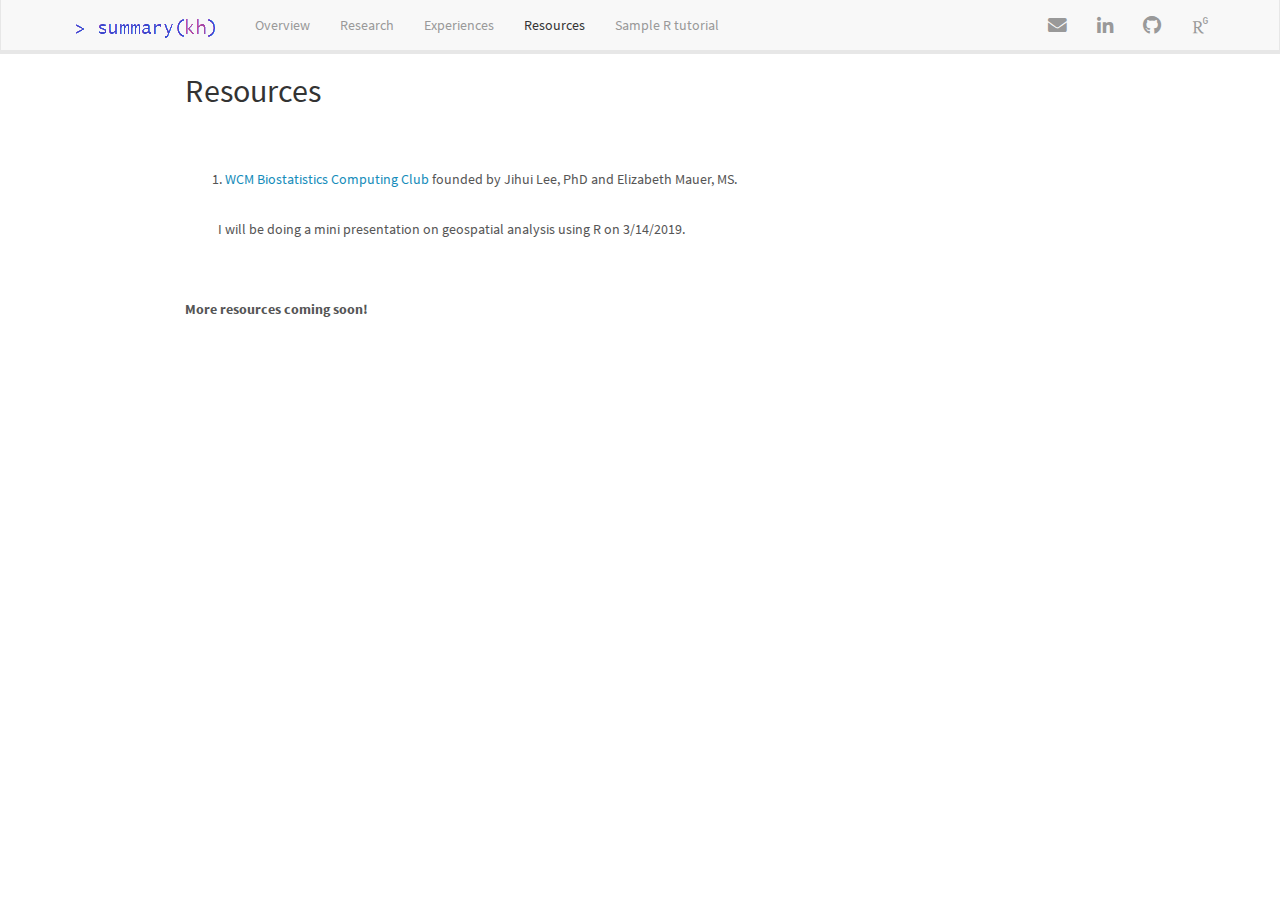
<file: resource.html>
<!DOCTYPE html>

<html>

<head>

<meta charset="utf-8" />
<meta name="generator" content="pandoc" />
<meta http-equiv="X-UA-Compatible" content="IE=EDGE" />




<title>Resources</title>

<script src="site_libs/jquery-1.11.3/jquery.min.js"></script>
<meta name="viewport" content="width=device-width, initial-scale=1" />
<link href="site_libs/bootstrap-3.3.5/css/lumen.min.css" rel="stylesheet" />
<script src="site_libs/bootstrap-3.3.5/js/bootstrap.min.js"></script>
<script src="site_libs/bootstrap-3.3.5/shim/html5shiv.min.js"></script>
<script src="site_libs/bootstrap-3.3.5/shim/respond.min.js"></script>
<script src="site_libs/navigation-1.1/tabsets.js"></script>
<link href="site_libs/highlightjs-9.12.0/default.css" rel="stylesheet" />
<script src="site_libs/highlightjs-9.12.0/highlight.js"></script>
<link href="site_libs/font-awesome-5.1.0/css/all.css" rel="stylesheet" />
<link href="site_libs/font-awesome-5.1.0/css/v4-shims.css" rel="stylesheet" />

<style type="text/css">code{white-space: pre;}</style>
<style type="text/css">
  pre:not([class]) {
    background-color: white;
  }
</style>
<script type="text/javascript">
if (window.hljs) {
  hljs.configure({languages: []});
  hljs.initHighlightingOnLoad();
  if (document.readyState && document.readyState === "complete") {
    window.setTimeout(function() { hljs.initHighlighting(); }, 0);
  }
}
</script>



<style type="text/css">
h1 {
  font-size: 34px;
}
h1.title {
  font-size: 38px;
}
h2 {
  font-size: 30px;
}
h3 {
  font-size: 24px;
}
h4 {
  font-size: 18px;
}
h5 {
  font-size: 16px;
}
h6 {
  font-size: 12px;
}
.table th:not([align]) {
  text-align: left;
}
</style>

<link rel="stylesheet" href="styles.css" type="text/css" />



<style type = "text/css">
.main-container {
  max-width: 940px;
  margin-left: auto;
  margin-right: auto;
}
code {
  color: inherit;
  background-color: rgba(0, 0, 0, 0.04);
}
img {
  max-width:100%;
}
.tabbed-pane {
  padding-top: 12px;
}
.html-widget {
  margin-bottom: 20px;
}
button.code-folding-btn:focus {
  outline: none;
}
summary {
  display: list-item;
}
</style>


<style type="text/css">
/* padding for bootstrap navbar */
body {
  padding-top: 54px;
  padding-bottom: 40px;
}
/* offset scroll position for anchor links (for fixed navbar)  */
.section h1 {
  padding-top: 59px;
  margin-top: -59px;
}
.section h2 {
  padding-top: 59px;
  margin-top: -59px;
}
.section h3 {
  padding-top: 59px;
  margin-top: -59px;
}
.section h4 {
  padding-top: 59px;
  margin-top: -59px;
}
.section h5 {
  padding-top: 59px;
  margin-top: -59px;
}
.section h6 {
  padding-top: 59px;
  margin-top: -59px;
}
.dropdown-submenu {
  position: relative;
}
.dropdown-submenu>.dropdown-menu {
  top: 0;
  left: 100%;
  margin-top: -6px;
  margin-left: -1px;
  border-radius: 0 6px 6px 6px;
}
.dropdown-submenu:hover>.dropdown-menu {
  display: block;
}
.dropdown-submenu>a:after {
  display: block;
  content: " ";
  float: right;
  width: 0;
  height: 0;
  border-color: transparent;
  border-style: solid;
  border-width: 5px 0 5px 5px;
  border-left-color: #cccccc;
  margin-top: 5px;
  margin-right: -10px;
}
.dropdown-submenu:hover>a:after {
  border-left-color: #ffffff;
}
.dropdown-submenu.pull-left {
  float: none;
}
.dropdown-submenu.pull-left>.dropdown-menu {
  left: -100%;
  margin-left: 10px;
  border-radius: 6px 0 6px 6px;
}
</style>

<script>
// manage active state of menu based on current page
$(document).ready(function () {
  // active menu anchor
  href = window.location.pathname
  href = href.substr(href.lastIndexOf('/') + 1)
  if (href === "")
    href = "index.html";
  var menuAnchor = $('a[href="' + href + '"]');

  // mark it active
  menuAnchor.parent().addClass('active');

  // if it's got a parent navbar menu mark it active as well
  menuAnchor.closest('li.dropdown').addClass('active');
});
</script>

<!-- tabsets -->

<style type="text/css">
.tabset-dropdown > .nav-tabs {
  display: inline-table;
  max-height: 500px;
  min-height: 44px;
  overflow-y: auto;
  background: white;
  border: 1px solid #ddd;
  border-radius: 4px;
}

.tabset-dropdown > .nav-tabs > li.active:before {
  content: "";
  font-family: 'Glyphicons Halflings';
  display: inline-block;
  padding: 10px;
  border-right: 1px solid #ddd;
}

.tabset-dropdown > .nav-tabs.nav-tabs-open > li.active:before {
  content: "&#xe258;";
  border: none;
}

.tabset-dropdown > .nav-tabs.nav-tabs-open:before {
  content: "";
  font-family: 'Glyphicons Halflings';
  display: inline-block;
  padding: 10px;
  border-right: 1px solid #ddd;
}

.tabset-dropdown > .nav-tabs > li.active {
  display: block;
}

.tabset-dropdown > .nav-tabs > li > a,
.tabset-dropdown > .nav-tabs > li > a:focus,
.tabset-dropdown > .nav-tabs > li > a:hover {
  border: none;
  display: inline-block;
  border-radius: 4px;
  background-color: transparent;
}

.tabset-dropdown > .nav-tabs.nav-tabs-open > li {
  display: block;
  float: none;
}

.tabset-dropdown > .nav-tabs > li {
  display: none;
}
</style>

<!-- code folding -->




</head>

<body>


<div class="container-fluid main-container">




<div class="navbar navbar-default  navbar-fixed-top" role="navigation">
  <div class="container">
    <div class="navbar-header">
      <button type="button" class="navbar-toggle collapsed" data-toggle="collapse" data-target="#navbar">
        <span class="icon-bar"></span>
        <span class="icon-bar"></span>
        <span class="icon-bar"></span>
      </button>
      <a class="navbar-brand" href="index.html"><img id="logo" src="image/icon2.png" style="width: 100%;" /></a>
    </div>
    <div id="navbar" class="navbar-collapse collapse">
      <ul class="nav navbar-nav">
        <li>
  <a href="summary.html">Overview</a>
</li>
<li>
  <a href="research.html">Research</a>
</li>
<li>
  <a href="teaching.html">Experiences</a>
</li>
<li>
  <a href="resource.html">Resources</a>
</li>
<li>
  <a href="tutorials.html">Sample R tutorial</a>
</li>
      </ul>
      <ul class="nav navbar-nav navbar-right">
        <li>
  <a href="mailto:&lt;kah4001@med.cornell.edu&gt;">
    <span class="fa fa-envelope fa-lg"></span>
     
  </a>
</li>
<li>
  <a href="https://www.linkedin.com/in/kayleekapoho//">
    <span class="fa fa-linkedin fa-lg"></span>
     
  </a>
</li>
<li>
  <a href="http://github.com/kaylee-ho">
    <span class="fa fa-github fa-lg"></span>
     
  </a>
</li>
<li>
  <a href="https://www.researchgate.net/profile/Kaylee_Ho2">
    <span class="ai ai-researchgate ai-lg"></span>
     
  </a>
</li>
      </ul>
    </div><!--/.nav-collapse -->
  </div><!--/.container -->
</div><!--/.navbar -->

<div class="fluid-row" id="header">



<h1 class="title toc-ignore">Resources</h1>

</div>


<p><br><br></p>
<p><link rel="stylesheet" href="academicons/css/academicons.min.css"/></p>
<ol style="list-style-type: decimal">
<li><a href="https://wcm-computing-club.github.io">WCM Biostatistics Computing Club</a> founded by Jihui Lee, PhD and Elizabeth Mauer, MS.</li>
</ol>
<p><br>            I will be doing a mini presentation on geospatial analysis using R on 3/14/2019.</p>
<p><br><br></p>
<p><strong>More resources coming soon!</strong></p>




</div>

<script>

// add bootstrap table styles to pandoc tables
function bootstrapStylePandocTables() {
  $('tr.header').parent('thead').parent('table').addClass('table table-condensed');
}
$(document).ready(function () {
  bootstrapStylePandocTables();
});


</script>

<!-- tabsets -->

<script>
$(document).ready(function () {
  window.buildTabsets("TOC");
});

$(document).ready(function () {
  $('.tabset-dropdown > .nav-tabs > li').click(function () {
    $(this).parent().toggleClass('nav-tabs-open')
  });
});
</script>

<!-- code folding -->


<!-- dynamically load mathjax for compatibility with self-contained -->
<script>
  (function () {
    var script = document.createElement("script");
    script.type = "text/javascript";
    script.src  = "https://mathjax.rstudio.com/latest/MathJax.js?config=TeX-AMS-MML_HTMLorMML";
    document.getElementsByTagName("head")[0].appendChild(script);
  })();
</script>

</body>
</html>
</file>
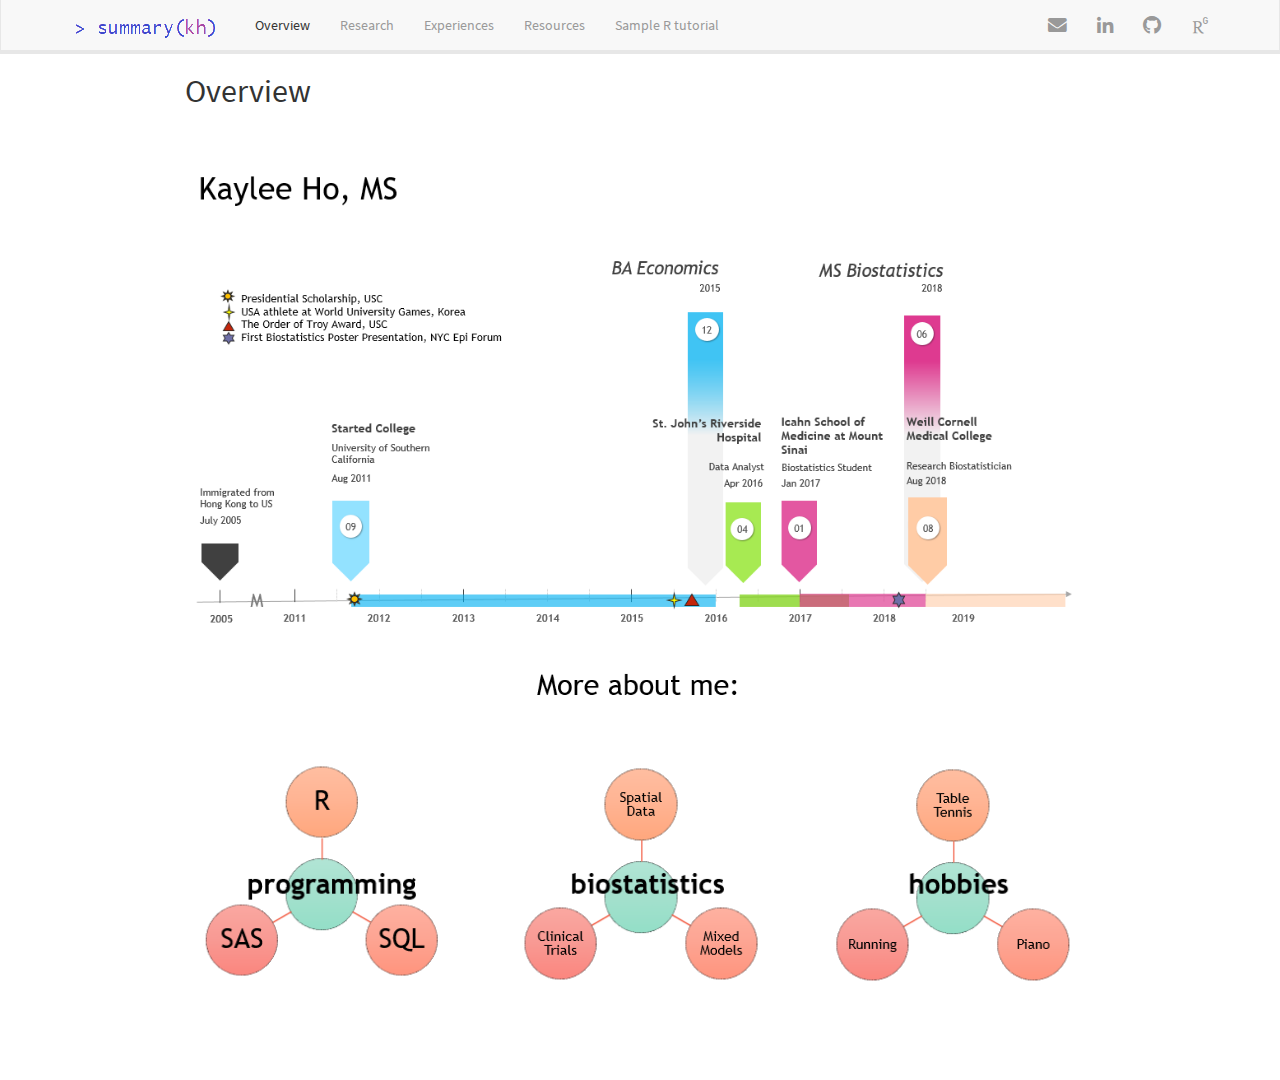
<file: summary.html>
<!DOCTYPE html>

<html>

<head>

<meta charset="utf-8" />
<meta name="generator" content="pandoc" />
<meta http-equiv="X-UA-Compatible" content="IE=EDGE" />




<title>Overview</title>

<script src="site_libs/jquery-1.11.3/jquery.min.js"></script>
<meta name="viewport" content="width=device-width, initial-scale=1" />
<link href="site_libs/bootstrap-3.3.5/css/lumen.min.css" rel="stylesheet" />
<script src="site_libs/bootstrap-3.3.5/js/bootstrap.min.js"></script>
<script src="site_libs/bootstrap-3.3.5/shim/html5shiv.min.js"></script>
<script src="site_libs/bootstrap-3.3.5/shim/respond.min.js"></script>
<script src="site_libs/navigation-1.1/tabsets.js"></script>
<link href="site_libs/highlightjs-9.12.0/default.css" rel="stylesheet" />
<script src="site_libs/highlightjs-9.12.0/highlight.js"></script>
<link href="site_libs/font-awesome-5.1.0/css/all.css" rel="stylesheet" />
<link href="site_libs/font-awesome-5.1.0/css/v4-shims.css" rel="stylesheet" />

<style type="text/css">code{white-space: pre;}</style>
<style type="text/css">
  pre:not([class]) {
    background-color: white;
  }
</style>
<script type="text/javascript">
if (window.hljs) {
  hljs.configure({languages: []});
  hljs.initHighlightingOnLoad();
  if (document.readyState && document.readyState === "complete") {
    window.setTimeout(function() { hljs.initHighlighting(); }, 0);
  }
}
</script>



<style type="text/css">
h1 {
  font-size: 34px;
}
h1.title {
  font-size: 38px;
}
h2 {
  font-size: 30px;
}
h3 {
  font-size: 24px;
}
h4 {
  font-size: 18px;
}
h5 {
  font-size: 16px;
}
h6 {
  font-size: 12px;
}
.table th:not([align]) {
  text-align: left;
}
</style>

<link rel="stylesheet" href="styles.css" type="text/css" />



<style type = "text/css">
.main-container {
  max-width: 940px;
  margin-left: auto;
  margin-right: auto;
}
code {
  color: inherit;
  background-color: rgba(0, 0, 0, 0.04);
}
img {
  max-width:100%;
}
.tabbed-pane {
  padding-top: 12px;
}
.html-widget {
  margin-bottom: 20px;
}
button.code-folding-btn:focus {
  outline: none;
}
summary {
  display: list-item;
}
</style>


<style type="text/css">
/* padding for bootstrap navbar */
body {
  padding-top: 54px;
  padding-bottom: 40px;
}
/* offset scroll position for anchor links (for fixed navbar)  */
.section h1 {
  padding-top: 59px;
  margin-top: -59px;
}
.section h2 {
  padding-top: 59px;
  margin-top: -59px;
}
.section h3 {
  padding-top: 59px;
  margin-top: -59px;
}
.section h4 {
  padding-top: 59px;
  margin-top: -59px;
}
.section h5 {
  padding-top: 59px;
  margin-top: -59px;
}
.section h6 {
  padding-top: 59px;
  margin-top: -59px;
}
.dropdown-submenu {
  position: relative;
}
.dropdown-submenu>.dropdown-menu {
  top: 0;
  left: 100%;
  margin-top: -6px;
  margin-left: -1px;
  border-radius: 0 6px 6px 6px;
}
.dropdown-submenu:hover>.dropdown-menu {
  display: block;
}
.dropdown-submenu>a:after {
  display: block;
  content: " ";
  float: right;
  width: 0;
  height: 0;
  border-color: transparent;
  border-style: solid;
  border-width: 5px 0 5px 5px;
  border-left-color: #cccccc;
  margin-top: 5px;
  margin-right: -10px;
}
.dropdown-submenu:hover>a:after {
  border-left-color: #ffffff;
}
.dropdown-submenu.pull-left {
  float: none;
}
.dropdown-submenu.pull-left>.dropdown-menu {
  left: -100%;
  margin-left: 10px;
  border-radius: 6px 0 6px 6px;
}
</style>

<script>
// manage active state of menu based on current page
$(document).ready(function () {
  // active menu anchor
  href = window.location.pathname
  href = href.substr(href.lastIndexOf('/') + 1)
  if (href === "")
    href = "index.html";
  var menuAnchor = $('a[href="' + href + '"]');

  // mark it active
  menuAnchor.parent().addClass('active');

  // if it's got a parent navbar menu mark it active as well
  menuAnchor.closest('li.dropdown').addClass('active');
});
</script>

<!-- tabsets -->

<style type="text/css">
.tabset-dropdown > .nav-tabs {
  display: inline-table;
  max-height: 500px;
  min-height: 44px;
  overflow-y: auto;
  background: white;
  border: 1px solid #ddd;
  border-radius: 4px;
}

.tabset-dropdown > .nav-tabs > li.active:before {
  content: "";
  font-family: 'Glyphicons Halflings';
  display: inline-block;
  padding: 10px;
  border-right: 1px solid #ddd;
}

.tabset-dropdown > .nav-tabs.nav-tabs-open > li.active:before {
  content: "&#xe258;";
  border: none;
}

.tabset-dropdown > .nav-tabs.nav-tabs-open:before {
  content: "";
  font-family: 'Glyphicons Halflings';
  display: inline-block;
  padding: 10px;
  border-right: 1px solid #ddd;
}

.tabset-dropdown > .nav-tabs > li.active {
  display: block;
}

.tabset-dropdown > .nav-tabs > li > a,
.tabset-dropdown > .nav-tabs > li > a:focus,
.tabset-dropdown > .nav-tabs > li > a:hover {
  border: none;
  display: inline-block;
  border-radius: 4px;
  background-color: transparent;
}

.tabset-dropdown > .nav-tabs.nav-tabs-open > li {
  display: block;
  float: none;
}

.tabset-dropdown > .nav-tabs > li {
  display: none;
}
</style>

<!-- code folding -->




</head>

<body>


<div class="container-fluid main-container">




<div class="navbar navbar-default  navbar-fixed-top" role="navigation">
  <div class="container">
    <div class="navbar-header">
      <button type="button" class="navbar-toggle collapsed" data-toggle="collapse" data-target="#navbar">
        <span class="icon-bar"></span>
        <span class="icon-bar"></span>
        <span class="icon-bar"></span>
      </button>
      <a class="navbar-brand" href="index.html"><img id="logo" src="image/icon2.png" style="width: 100%;" /></a>
    </div>
    <div id="navbar" class="navbar-collapse collapse">
      <ul class="nav navbar-nav">
        <li>
  <a href="summary.html">Overview</a>
</li>
<li>
  <a href="research.html">Research</a>
</li>
<li>
  <a href="teaching.html">Experiences</a>
</li>
<li>
  <a href="resource.html">Resources</a>
</li>
<li>
  <a href="tutorials.html">Sample R tutorial</a>
</li>
      </ul>
      <ul class="nav navbar-nav navbar-right">
        <li>
  <a href="mailto:&lt;kah4001@med.cornell.edu&gt;">
    <span class="fa fa-envelope fa-lg"></span>
     
  </a>
</li>
<li>
  <a href="https://www.linkedin.com/in/kayleekapoho//">
    <span class="fa fa-linkedin fa-lg"></span>
     
  </a>
</li>
<li>
  <a href="http://github.com/kaylee-ho">
    <span class="fa fa-github fa-lg"></span>
     
  </a>
</li>
<li>
  <a href="https://www.researchgate.net/profile/Kaylee_Ho2">
    <span class="ai ai-researchgate ai-lg"></span>
     
  </a>
</li>
      </ul>
    </div><!--/.nav-collapse -->
  </div><!--/.container -->
</div><!--/.navbar -->

<div class="fluid-row" id="header">



<h1 class="title toc-ignore">Overview</h1>

</div>


<p><link rel="stylesheet" href="academicons/css/academicons.min.css"/></p>
<p><br></p>
<center>
<p><br> <img src="image/timeline_new.PNG" alt="timeline" style="width:100%; border:0px solid"> <br></p>
</center>
<center>
<img src="image/more.PNG" alt="skills" style="width:25%; border:0px solid">
</center>
<center>
<p><br> <img src="image/overview2.PNG" alt="timeline" style="width:100%; border:0px solid"> <br></p>
</center>




</div>

<script>

// add bootstrap table styles to pandoc tables
function bootstrapStylePandocTables() {
  $('tr.header').parent('thead').parent('table').addClass('table table-condensed');
}
$(document).ready(function () {
  bootstrapStylePandocTables();
});


</script>

<!-- tabsets -->

<script>
$(document).ready(function () {
  window.buildTabsets("TOC");
});

$(document).ready(function () {
  $('.tabset-dropdown > .nav-tabs > li').click(function () {
    $(this).parent().toggleClass('nav-tabs-open')
  });
});
</script>

<!-- code folding -->


<!-- dynamically load mathjax for compatibility with self-contained -->
<script>
  (function () {
    var script = document.createElement("script");
    script.type = "text/javascript";
    script.src  = "https://mathjax.rstudio.com/latest/MathJax.js?config=TeX-AMS-MML_HTMLorMML";
    document.getElementsByTagName("head")[0].appendChild(script);
  })();
</script>

</body>
</html>
</file>
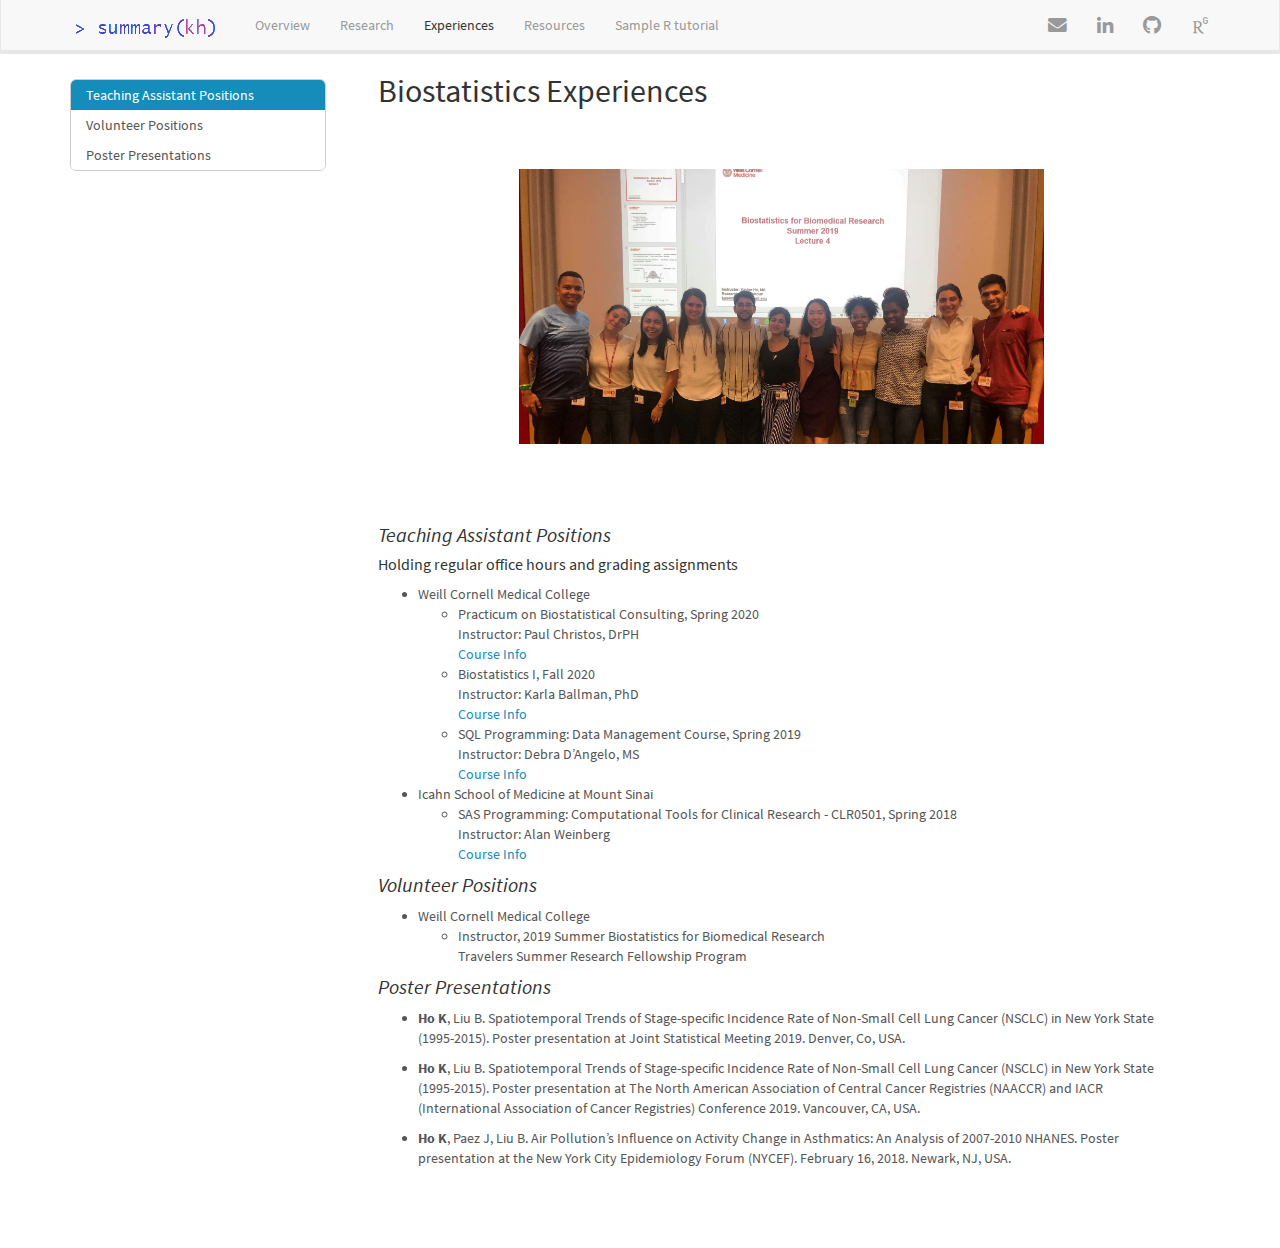
<file: teaching.html>
<!DOCTYPE html>

<html>

<head>

<meta charset="utf-8" />
<meta name="generator" content="pandoc" />
<meta http-equiv="X-UA-Compatible" content="IE=EDGE" />




<title>Biostatistics Experiences</title>

<script src="site_libs/jquery-1.11.3/jquery.min.js"></script>
<meta name="viewport" content="width=device-width, initial-scale=1" />
<link href="site_libs/bootstrap-3.3.5/css/lumen.min.css" rel="stylesheet" />
<script src="site_libs/bootstrap-3.3.5/js/bootstrap.min.js"></script>
<script src="site_libs/bootstrap-3.3.5/shim/html5shiv.min.js"></script>
<script src="site_libs/bootstrap-3.3.5/shim/respond.min.js"></script>
<script src="site_libs/jqueryui-1.11.4/jquery-ui.min.js"></script>
<link href="site_libs/tocify-1.9.1/jquery.tocify.css" rel="stylesheet" />
<script src="site_libs/tocify-1.9.1/jquery.tocify.js"></script>
<script src="site_libs/navigation-1.1/tabsets.js"></script>
<link href="site_libs/highlightjs-9.12.0/default.css" rel="stylesheet" />
<script src="site_libs/highlightjs-9.12.0/highlight.js"></script>
<link href="site_libs/font-awesome-5.1.0/css/all.css" rel="stylesheet" />
<link href="site_libs/font-awesome-5.1.0/css/v4-shims.css" rel="stylesheet" />

<style type="text/css">code{white-space: pre;}</style>
<style type="text/css">
  pre:not([class]) {
    background-color: white;
  }
</style>
<script type="text/javascript">
if (window.hljs) {
  hljs.configure({languages: []});
  hljs.initHighlightingOnLoad();
  if (document.readyState && document.readyState === "complete") {
    window.setTimeout(function() { hljs.initHighlighting(); }, 0);
  }
}
</script>



<style type="text/css">
h1 {
  font-size: 34px;
}
h1.title {
  font-size: 38px;
}
h2 {
  font-size: 30px;
}
h3 {
  font-size: 24px;
}
h4 {
  font-size: 18px;
}
h5 {
  font-size: 16px;
}
h6 {
  font-size: 12px;
}
.table th:not([align]) {
  text-align: left;
}
</style>

<link rel="stylesheet" href="styles.css" type="text/css" />



<style type = "text/css">
.main-container {
  max-width: 940px;
  margin-left: auto;
  margin-right: auto;
}
code {
  color: inherit;
  background-color: rgba(0, 0, 0, 0.04);
}
img {
  max-width:100%;
}
.tabbed-pane {
  padding-top: 12px;
}
.html-widget {
  margin-bottom: 20px;
}
button.code-folding-btn:focus {
  outline: none;
}
summary {
  display: list-item;
}
</style>


<style type="text/css">
/* padding for bootstrap navbar */
body {
  padding-top: 54px;
  padding-bottom: 40px;
}
/* offset scroll position for anchor links (for fixed navbar)  */
.section h1 {
  padding-top: 59px;
  margin-top: -59px;
}
.section h2 {
  padding-top: 59px;
  margin-top: -59px;
}
.section h3 {
  padding-top: 59px;
  margin-top: -59px;
}
.section h4 {
  padding-top: 59px;
  margin-top: -59px;
}
.section h5 {
  padding-top: 59px;
  margin-top: -59px;
}
.section h6 {
  padding-top: 59px;
  margin-top: -59px;
}
.dropdown-submenu {
  position: relative;
}
.dropdown-submenu>.dropdown-menu {
  top: 0;
  left: 100%;
  margin-top: -6px;
  margin-left: -1px;
  border-radius: 0 6px 6px 6px;
}
.dropdown-submenu:hover>.dropdown-menu {
  display: block;
}
.dropdown-submenu>a:after {
  display: block;
  content: " ";
  float: right;
  width: 0;
  height: 0;
  border-color: transparent;
  border-style: solid;
  border-width: 5px 0 5px 5px;
  border-left-color: #cccccc;
  margin-top: 5px;
  margin-right: -10px;
}
.dropdown-submenu:hover>a:after {
  border-left-color: #ffffff;
}
.dropdown-submenu.pull-left {
  float: none;
}
.dropdown-submenu.pull-left>.dropdown-menu {
  left: -100%;
  margin-left: 10px;
  border-radius: 6px 0 6px 6px;
}
</style>

<script>
// manage active state of menu based on current page
$(document).ready(function () {
  // active menu anchor
  href = window.location.pathname
  href = href.substr(href.lastIndexOf('/') + 1)
  if (href === "")
    href = "index.html";
  var menuAnchor = $('a[href="' + href + '"]');

  // mark it active
  menuAnchor.parent().addClass('active');

  // if it's got a parent navbar menu mark it active as well
  menuAnchor.closest('li.dropdown').addClass('active');
});
</script>

<!-- tabsets -->

<style type="text/css">
.tabset-dropdown > .nav-tabs {
  display: inline-table;
  max-height: 500px;
  min-height: 44px;
  overflow-y: auto;
  background: white;
  border: 1px solid #ddd;
  border-radius: 4px;
}

.tabset-dropdown > .nav-tabs > li.active:before {
  content: "";
  font-family: 'Glyphicons Halflings';
  display: inline-block;
  padding: 10px;
  border-right: 1px solid #ddd;
}

.tabset-dropdown > .nav-tabs.nav-tabs-open > li.active:before {
  content: "&#xe258;";
  border: none;
}

.tabset-dropdown > .nav-tabs.nav-tabs-open:before {
  content: "";
  font-family: 'Glyphicons Halflings';
  display: inline-block;
  padding: 10px;
  border-right: 1px solid #ddd;
}

.tabset-dropdown > .nav-tabs > li.active {
  display: block;
}

.tabset-dropdown > .nav-tabs > li > a,
.tabset-dropdown > .nav-tabs > li > a:focus,
.tabset-dropdown > .nav-tabs > li > a:hover {
  border: none;
  display: inline-block;
  border-radius: 4px;
  background-color: transparent;
}

.tabset-dropdown > .nav-tabs.nav-tabs-open > li {
  display: block;
  float: none;
}

.tabset-dropdown > .nav-tabs > li {
  display: none;
}
</style>

<!-- code folding -->



<style type="text/css">

#TOC {
  margin: 25px 0px 20px 0px;
}
@media (max-width: 768px) {
#TOC {
  position: relative;
  width: 100%;
}
}

@media print {
.toc-content {
  /* see https://github.com/w3c/csswg-drafts/issues/4434 */
  float: right;
}
}

.toc-content {
  padding-left: 30px;
  padding-right: 40px;
}

div.main-container {
  max-width: 1200px;
}

div.tocify {
  width: 20%;
  max-width: 260px;
  max-height: 85%;
}

@media (min-width: 768px) and (max-width: 991px) {
  div.tocify {
    width: 25%;
  }
}

@media (max-width: 767px) {
  div.tocify {
    width: 100%;
    max-width: none;
  }
}

.tocify ul, .tocify li {
  line-height: 20px;
}

.tocify-subheader .tocify-item {
  font-size: 0.90em;
}

.tocify .list-group-item {
  border-radius: 0px;
}

.tocify-subheader {
  display: inline;
}
.tocify-subheader .tocify-item {
  font-size: 0.95em;
}

</style>



</head>

<body>


<div class="container-fluid main-container">


<!-- setup 3col/9col grid for toc_float and main content  -->
<div class="row-fluid">
<div class="col-xs-12 col-sm-4 col-md-3">
<div id="TOC" class="tocify">
</div>
</div>

<div class="toc-content col-xs-12 col-sm-8 col-md-9">




<div class="navbar navbar-default  navbar-fixed-top" role="navigation">
  <div class="container">
    <div class="navbar-header">
      <button type="button" class="navbar-toggle collapsed" data-toggle="collapse" data-target="#navbar">
        <span class="icon-bar"></span>
        <span class="icon-bar"></span>
        <span class="icon-bar"></span>
      </button>
      <a class="navbar-brand" href="index.html"><img id="logo" src="image/icon2.png" style="width: 100%;" /></a>
    </div>
    <div id="navbar" class="navbar-collapse collapse">
      <ul class="nav navbar-nav">
        <li>
  <a href="summary.html">Overview</a>
</li>
<li>
  <a href="research.html">Research</a>
</li>
<li>
  <a href="teaching.html">Experiences</a>
</li>
<li>
  <a href="resource.html">Resources</a>
</li>
<li>
  <a href="tutorials.html">Sample R tutorial</a>
</li>
      </ul>
      <ul class="nav navbar-nav navbar-right">
        <li>
  <a href="mailto:&lt;kah4001@med.cornell.edu&gt;">
    <span class="fa fa-envelope fa-lg"></span>
     
  </a>
</li>
<li>
  <a href="https://www.linkedin.com/in/kayleekapoho//">
    <span class="fa fa-linkedin fa-lg"></span>
     
  </a>
</li>
<li>
  <a href="http://github.com/kaylee-ho">
    <span class="fa fa-github fa-lg"></span>
     
  </a>
</li>
<li>
  <a href="https://www.researchgate.net/profile/Kaylee_Ho2">
    <span class="ai ai-researchgate ai-lg"></span>
     
  </a>
</li>
      </ul>
    </div><!--/.nav-collapse -->
  </div><!--/.container -->
</div><!--/.navbar -->

<div class="fluid-row" id="header">



<h1 class="title toc-ignore">Biostatistics Experiences</h1>

</div>


<p><link rel="stylesheet" href="academicons/css/academicons.min.css"/></p>
<p><br></p>
<center>
<p><br> <img src="image/workshop.jpg" alt="teaching summer 2019" style="width:65%; border:0px solid"> <br></p>
</center>
<p><br><br></p>
<div id="teaching-assistant-positions" class="section level3">
<h3>Teaching Assistant Positions</h3>
<div id="holding-regular-office-hours-and-grading-assignments" class="section level5">
<h5>Holding regular office hours and grading assignments</h5>
<ul>
<li>Weill Cornell Medical College
<ul>
<li>Practicum on Biostatistical Consulting, Spring 2020 <br> Instructor: Paul Christos, DrPH <br> <a href="download/MPII2020.pdf">Course Info</a></li>
<li>Biostatistics I, Fall 2020 <br> Instructor: Karla Ballman, PhD <br> <a href="download/biostats1.pdf">Course Info</a></li>
<li>SQL Programming: Data Management Course, Spring 2019 <br> Instructor: Debra D’Angelo, MS <br> <a href="download/sql_course.pdf">Course Info</a></li>
</ul></li>
<li>Icahn School of Medicine at Mount Sinai
<ul>
<li>SAS Programming: Computational Tools for Clinical Research - CLR0501, Spring 2018 <br> Instructor: Alan Weinberg <br> <a href="download/sas_course.pdf">Course Info</a></li>
</ul></li>
</ul>
</div>
</div>
<div id="volunteer-positions" class="section level3">
<h3>Volunteer Positions</h3>
<ul>
<li>Weill Cornell Medical College
<ul>
<li>Instructor, 2019 Summer Biostatistics for Biomedical Research <br> Travelers Summer Research Fellowship Program <br></li>
</ul></li>
</ul>
</div>
<div id="poster-presentations" class="section level3">
<h3>Poster Presentations</h3>
<ul>
<li><p><strong>Ho K</strong>, Liu B. Spatiotemporal Trends of Stage-specific Incidence Rate of Non-Small Cell Lung Cancer (NSCLC) in New York State (1995-2015). Poster presentation at Joint Statistical Meeting 2019. Denver, Co, USA.</p></li>
<li><p><strong>Ho K</strong>, Liu B. Spatiotemporal Trends of Stage-specific Incidence Rate of Non-Small Cell Lung Cancer (NSCLC) in New York State (1995-2015). Poster presentation at The North American Association of Central Cancer Registries (NAACCR) and IACR (International Association of Cancer Registries) Conference 2019. Vancouver, CA, USA.</p></li>
<li><p><strong>Ho K</strong>, Paez J, Liu B. Air Pollution’s Influence on Activity Change in Asthmatics: An Analysis of 2007-2010 NHANES. Poster presentation at the New York City Epidemiology Forum (NYCEF). February 16, 2018. Newark, NJ, USA.</p></li>
</ul>
<p><br></p>
</div>



</div>
</div>

</div>

<script>

// add bootstrap table styles to pandoc tables
function bootstrapStylePandocTables() {
  $('tr.header').parent('thead').parent('table').addClass('table table-condensed');
}
$(document).ready(function () {
  bootstrapStylePandocTables();
});


</script>

<!-- tabsets -->

<script>
$(document).ready(function () {
  window.buildTabsets("TOC");
});

$(document).ready(function () {
  $('.tabset-dropdown > .nav-tabs > li').click(function () {
    $(this).parent().toggleClass('nav-tabs-open')
  });
});
</script>

<!-- code folding -->

<script>
$(document).ready(function ()  {

    // move toc-ignore selectors from section div to header
    $('div.section.toc-ignore')
        .removeClass('toc-ignore')
        .children('h1,h2,h3,h4,h5').addClass('toc-ignore');

    // establish options
    var options = {
      selectors: "h1,h2,h3,h4",
      theme: "bootstrap3",
      context: '.toc-content',
      hashGenerator: function (text) {
        return text.replace(/[.\\/?&!#<>]/g, '').replace(/\s/g, '_').toLowerCase();
      },
      ignoreSelector: ".toc-ignore",
      scrollTo: 0
    };
    options.showAndHide = false;
    options.smoothScroll = false;

    // tocify
    var toc = $("#TOC").tocify(options).data("toc-tocify");
});
</script>

<!-- dynamically load mathjax for compatibility with self-contained -->
<script>
  (function () {
    var script = document.createElement("script");
    script.type = "text/javascript";
    script.src  = "https://mathjax.rstudio.com/latest/MathJax.js?config=TeX-AMS-MML_HTMLorMML";
    document.getElementsByTagName("head")[0].appendChild(script);
  })();
</script>

</body>
</html>
</file>
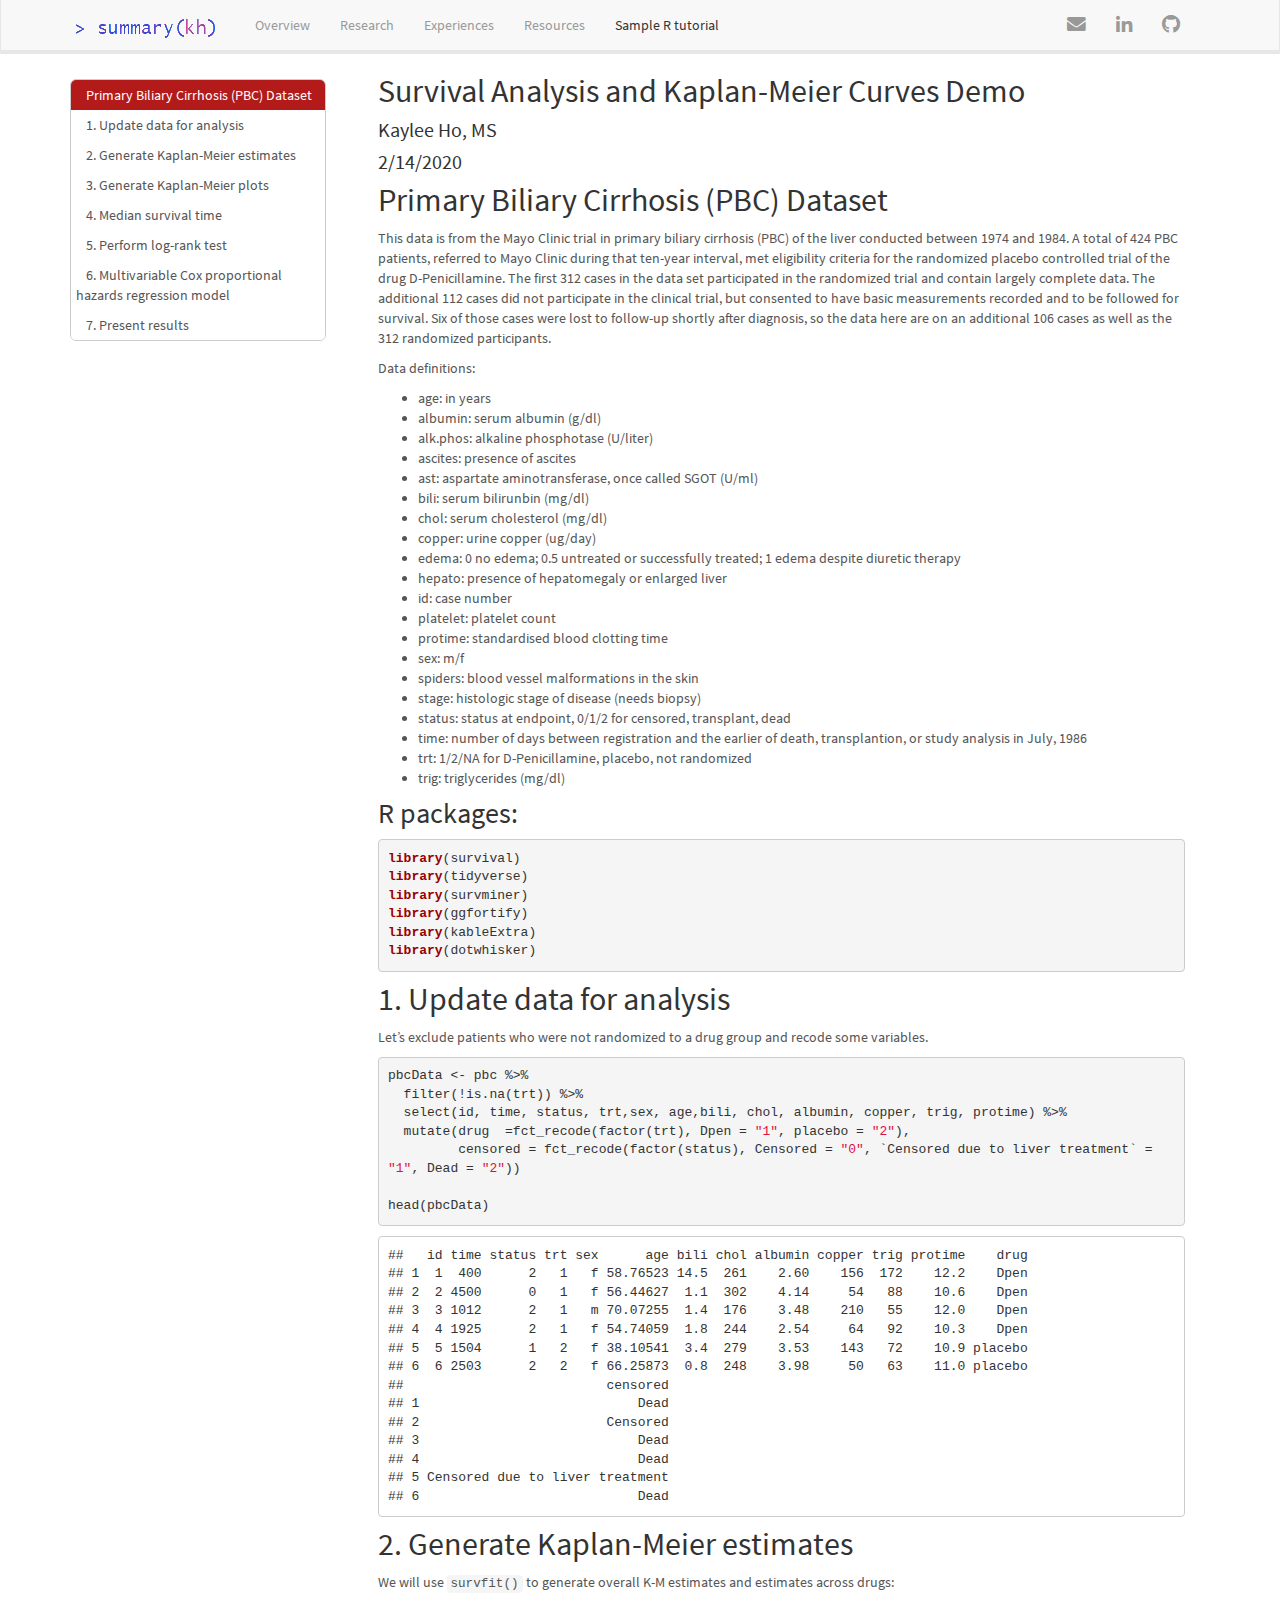
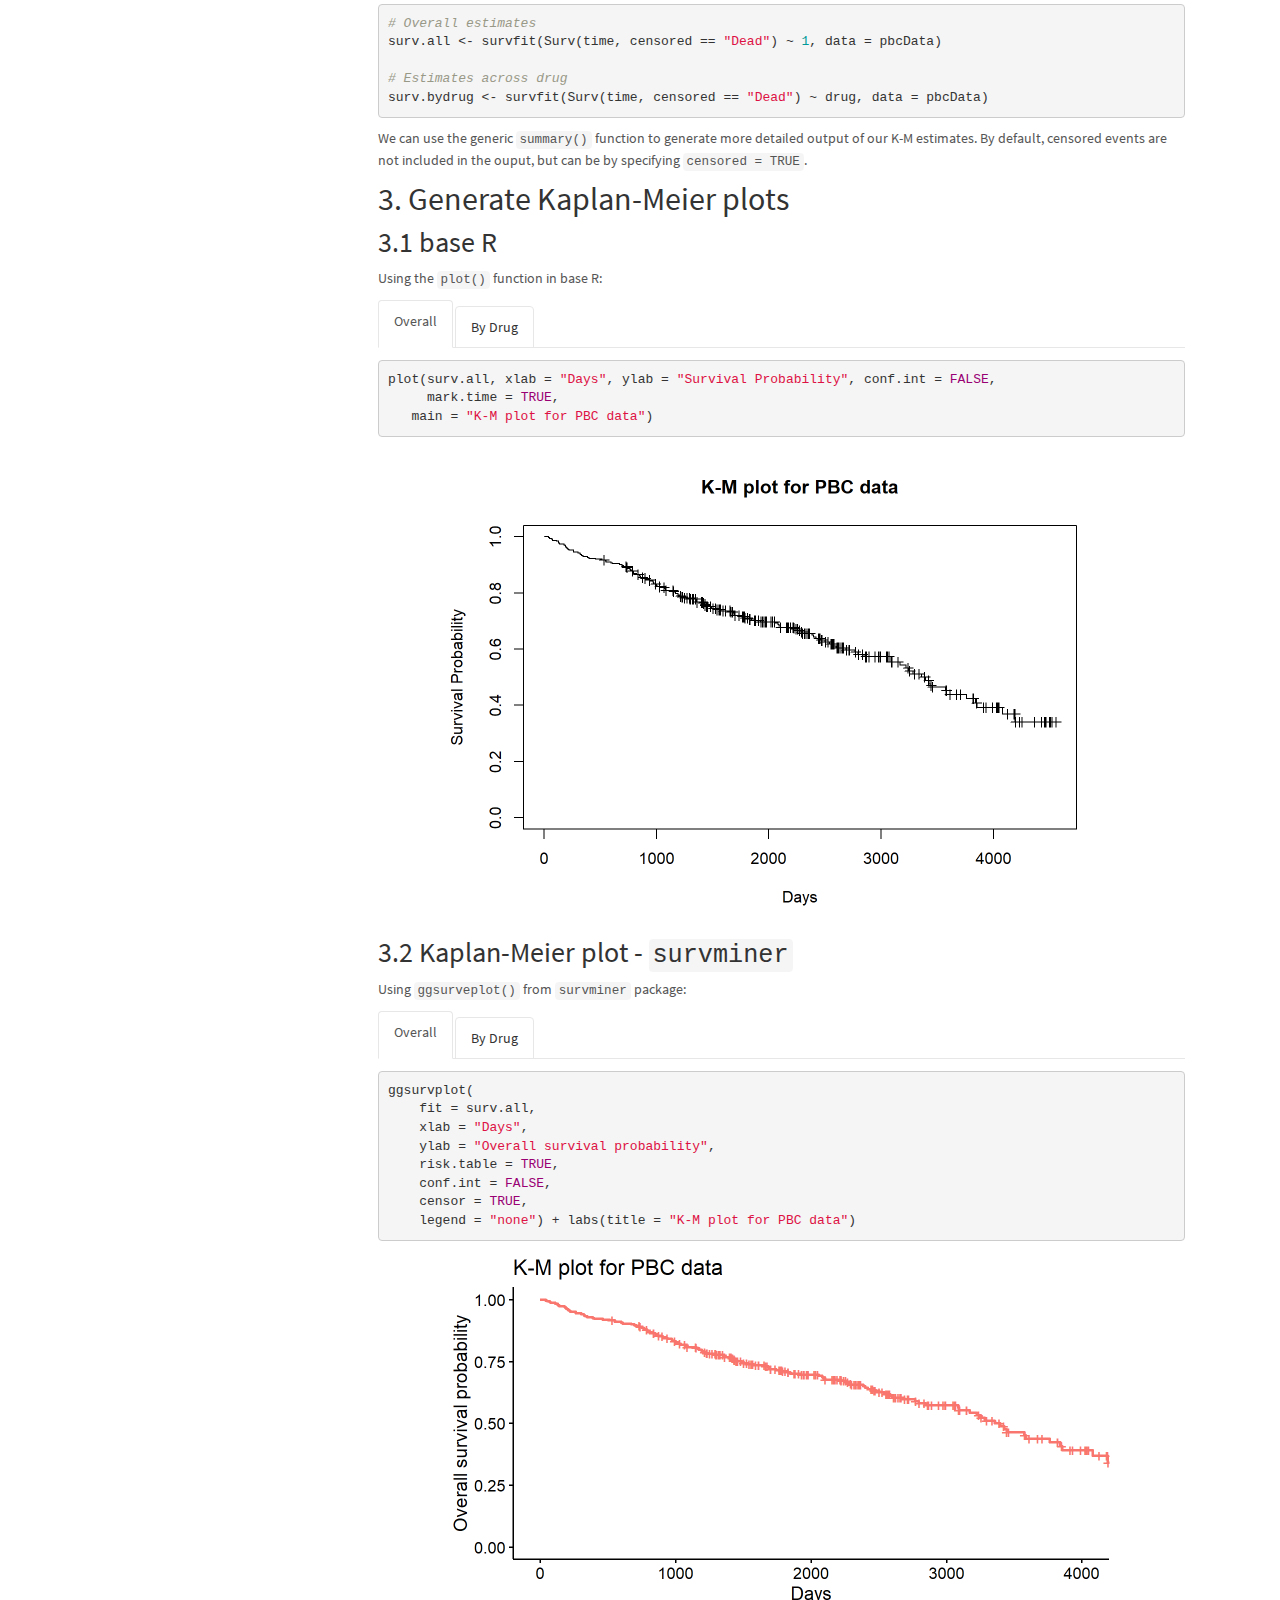
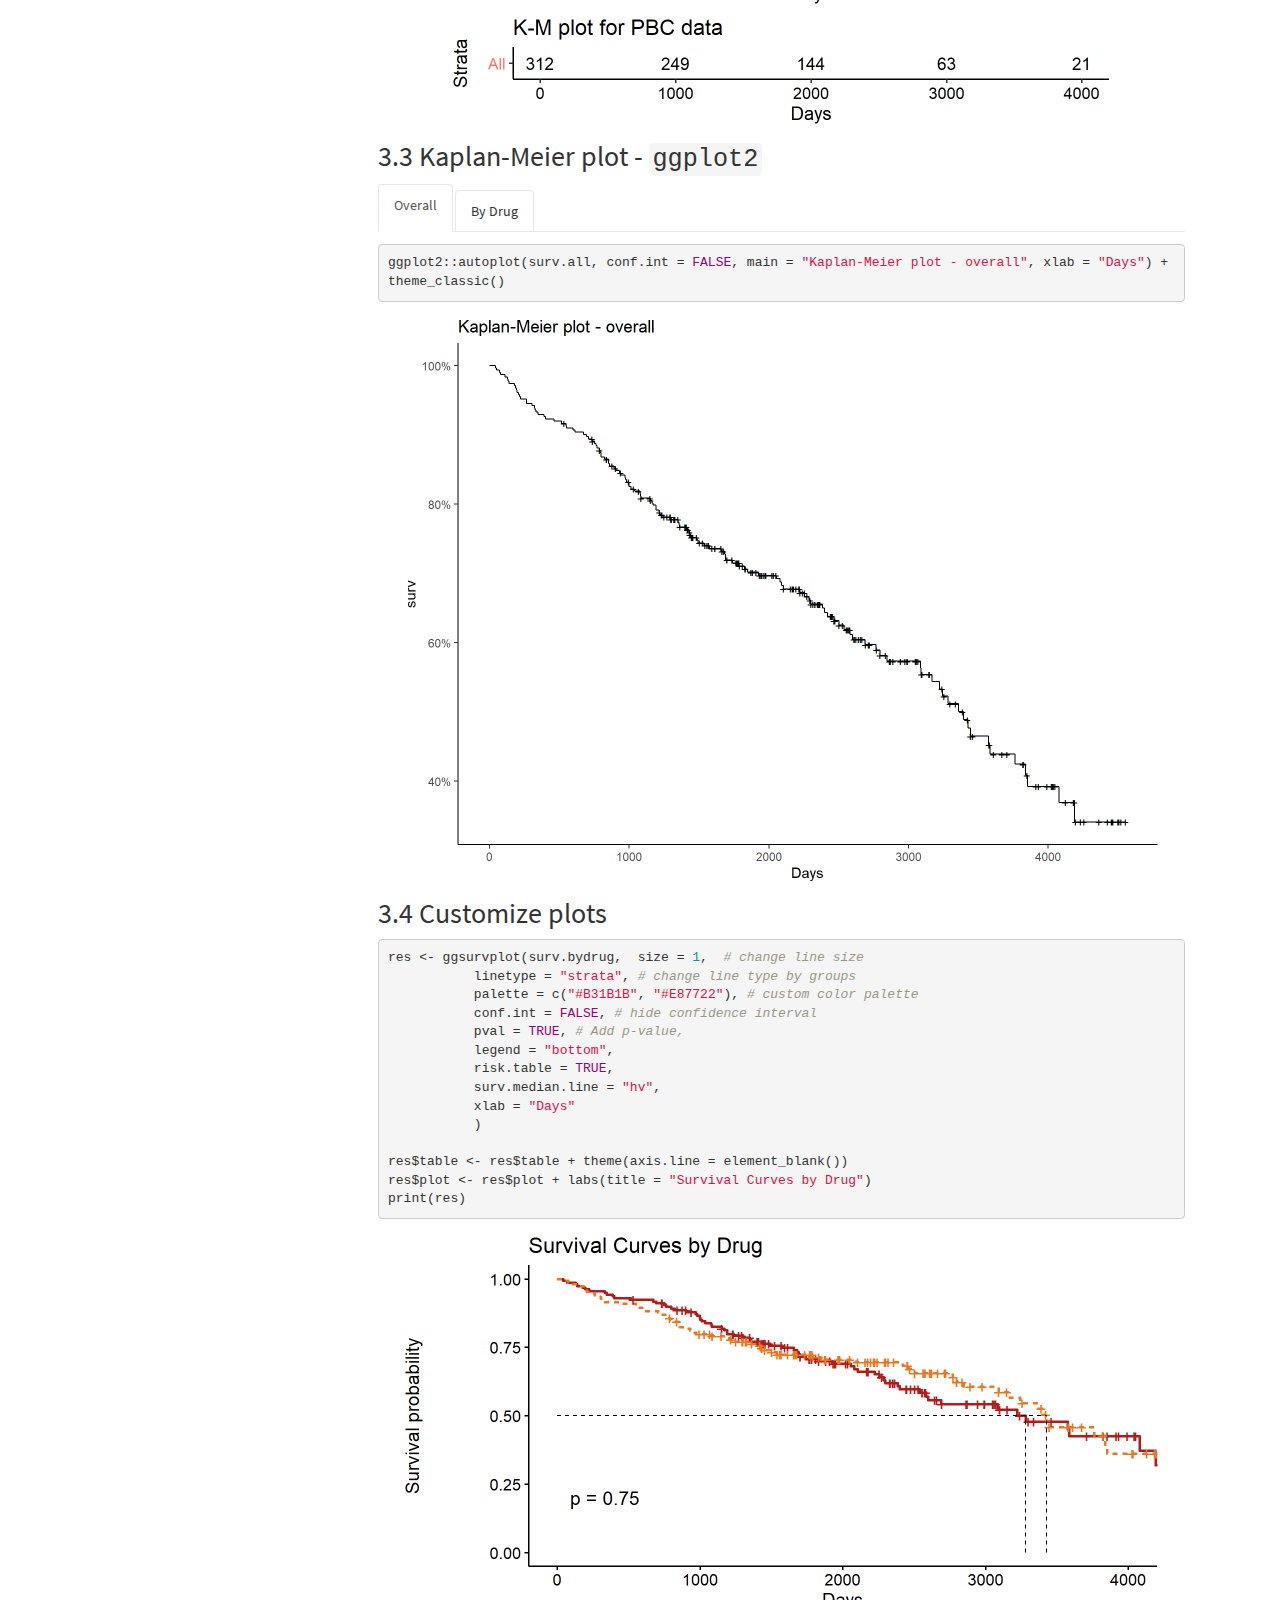
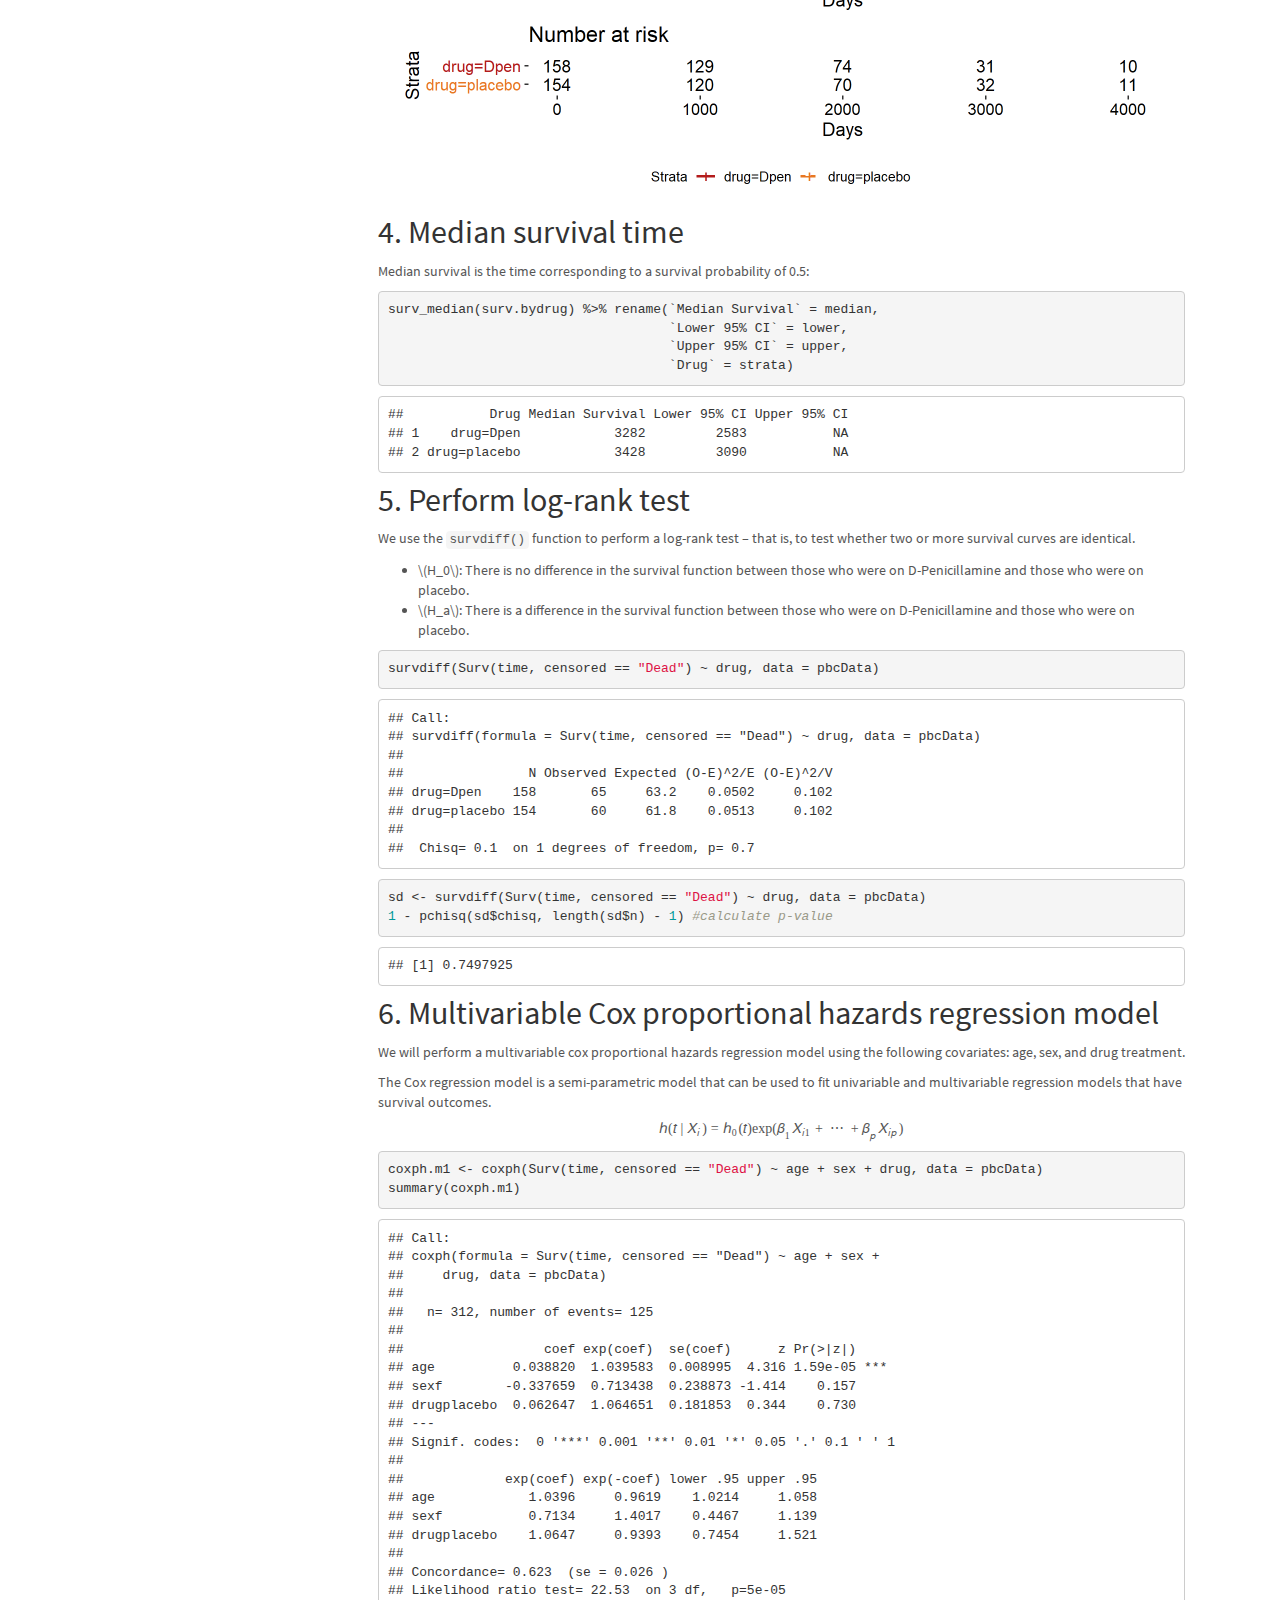
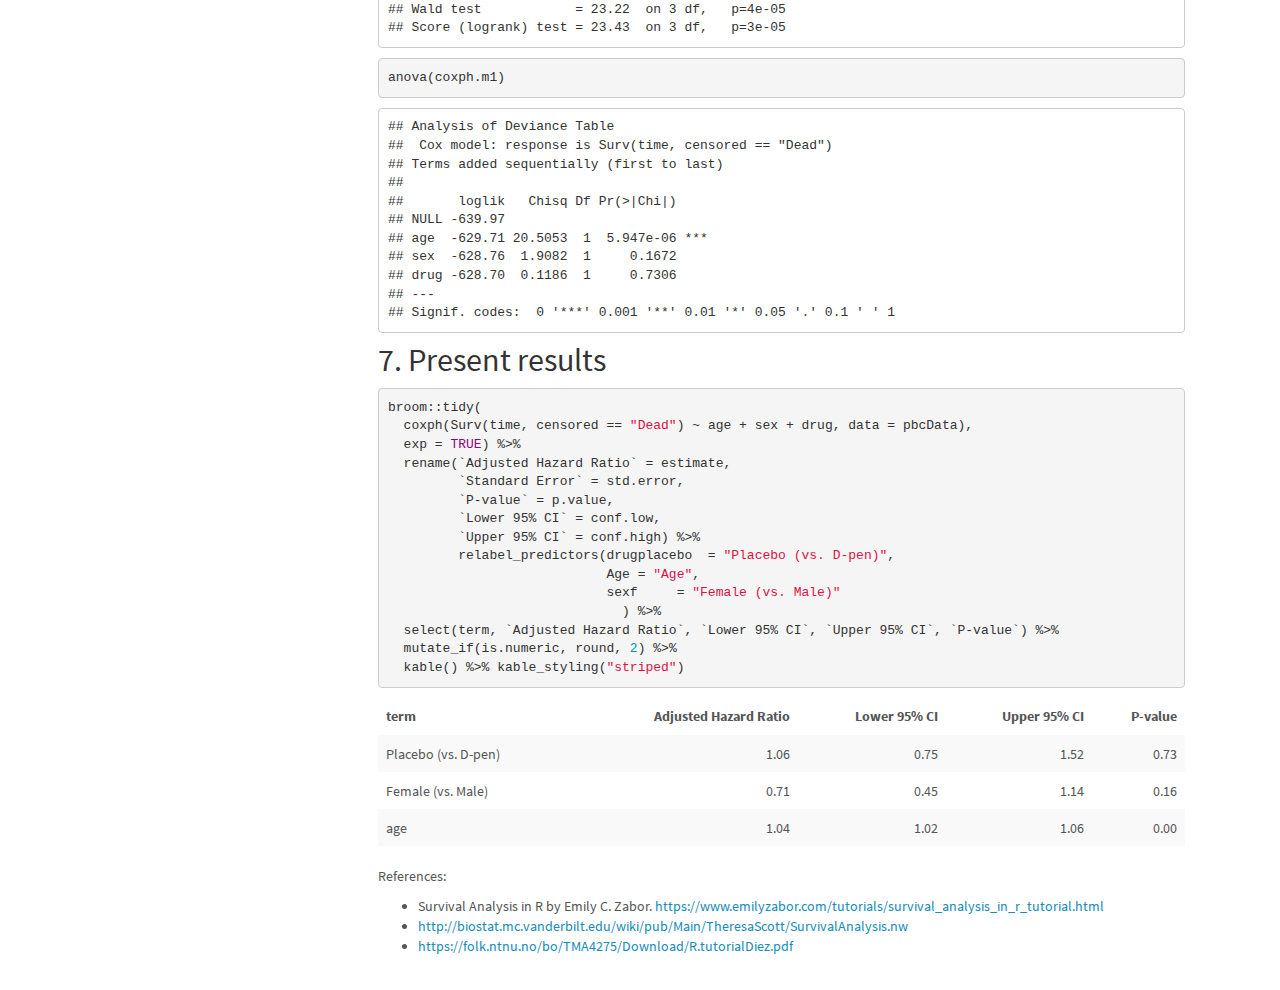
<file: tutorials.html>
<!DOCTYPE html>

<html>

<head>

<meta charset="utf-8" />
<meta name="generator" content="pandoc" />
<meta http-equiv="X-UA-Compatible" content="IE=EDGE" />


<meta name="author" content="Kaylee Ho, MS" />


<title>Survival Analysis and Kaplan-Meier Curves Demo</title>

<script src="site_libs/jquery-1.11.3/jquery.min.js"></script>
<meta name="viewport" content="width=device-width, initial-scale=1" />
<link href="site_libs/bootstrap-3.3.5/css/lumen.min.css" rel="stylesheet" />
<script src="site_libs/bootstrap-3.3.5/js/bootstrap.min.js"></script>
<script src="site_libs/bootstrap-3.3.5/shim/html5shiv.min.js"></script>
<script src="site_libs/bootstrap-3.3.5/shim/respond.min.js"></script>
<script src="site_libs/jqueryui-1.11.4/jquery-ui.min.js"></script>
<link href="site_libs/tocify-1.9.1/jquery.tocify.css" rel="stylesheet" />
<script src="site_libs/tocify-1.9.1/jquery.tocify.js"></script>
<script src="site_libs/navigation-1.1/tabsets.js"></script>
<link href="site_libs/highlightjs-9.12.0/default.css" rel="stylesheet" />
<script src="site_libs/highlightjs-9.12.0/highlight.js"></script>
<script src="site_libs/kePrint-0.0.1/kePrint.js"></script>
<link href="site_libs/font-awesome-5.1.0/css/all.css" rel="stylesheet" />
<link href="site_libs/font-awesome-5.1.0/css/v4-shims.css" rel="stylesheet" />

<style type="text/css">code{white-space: pre;}</style>
<style type="text/css">
  pre:not([class]) {
    background-color: white;
  }
</style>
<script type="text/javascript">
if (window.hljs) {
  hljs.configure({languages: []});
  hljs.initHighlightingOnLoad();
  if (document.readyState && document.readyState === "complete") {
    window.setTimeout(function() { hljs.initHighlighting(); }, 0);
  }
}
</script>



<style type="text/css">
h1 {
  font-size: 34px;
}
h1.title {
  font-size: 38px;
}
h2 {
  font-size: 30px;
}
h3 {
  font-size: 24px;
}
h4 {
  font-size: 18px;
}
h5 {
  font-size: 16px;
}
h6 {
  font-size: 12px;
}
.table th:not([align]) {
  text-align: left;
}
</style>

<link rel="stylesheet" href="styles.css" type="text/css" />



<style type = "text/css">
.main-container {
  max-width: 940px;
  margin-left: auto;
  margin-right: auto;
}
code {
  color: inherit;
  background-color: rgba(0, 0, 0, 0.04);
}
img {
  max-width:100%;
}
.tabbed-pane {
  padding-top: 12px;
}
.html-widget {
  margin-bottom: 20px;
}
button.code-folding-btn:focus {
  outline: none;
}
summary {
  display: list-item;
}
</style>


<style type="text/css">
/* padding for bootstrap navbar */
body {
  padding-top: 54px;
  padding-bottom: 40px;
}
/* offset scroll position for anchor links (for fixed navbar)  */
.section h1 {
  padding-top: 59px;
  margin-top: -59px;
}
.section h2 {
  padding-top: 59px;
  margin-top: -59px;
}
.section h3 {
  padding-top: 59px;
  margin-top: -59px;
}
.section h4 {
  padding-top: 59px;
  margin-top: -59px;
}
.section h5 {
  padding-top: 59px;
  margin-top: -59px;
}
.section h6 {
  padding-top: 59px;
  margin-top: -59px;
}
.dropdown-submenu {
  position: relative;
}
.dropdown-submenu>.dropdown-menu {
  top: 0;
  left: 100%;
  margin-top: -6px;
  margin-left: -1px;
  border-radius: 0 6px 6px 6px;
}
.dropdown-submenu:hover>.dropdown-menu {
  display: block;
}
.dropdown-submenu>a:after {
  display: block;
  content: " ";
  float: right;
  width: 0;
  height: 0;
  border-color: transparent;
  border-style: solid;
  border-width: 5px 0 5px 5px;
  border-left-color: #cccccc;
  margin-top: 5px;
  margin-right: -10px;
}
.dropdown-submenu:hover>a:after {
  border-left-color: #ffffff;
}
.dropdown-submenu.pull-left {
  float: none;
}
.dropdown-submenu.pull-left>.dropdown-menu {
  left: -100%;
  margin-left: 10px;
  border-radius: 6px 0 6px 6px;
}
</style>

<script>
// manage active state of menu based on current page
$(document).ready(function () {
  // active menu anchor
  href = window.location.pathname
  href = href.substr(href.lastIndexOf('/') + 1)
  if (href === "")
    href = "index.html";
  var menuAnchor = $('a[href="' + href + '"]');

  // mark it active
  menuAnchor.parent().addClass('active');

  // if it's got a parent navbar menu mark it active as well
  menuAnchor.closest('li.dropdown').addClass('active');
});
</script>

<!-- tabsets -->

<style type="text/css">
.tabset-dropdown > .nav-tabs {
  display: inline-table;
  max-height: 500px;
  min-height: 44px;
  overflow-y: auto;
  background: white;
  border: 1px solid #ddd;
  border-radius: 4px;
}

.tabset-dropdown > .nav-tabs > li.active:before {
  content: "";
  font-family: 'Glyphicons Halflings';
  display: inline-block;
  padding: 10px;
  border-right: 1px solid #ddd;
}

.tabset-dropdown > .nav-tabs.nav-tabs-open > li.active:before {
  content: "&#xe258;";
  border: none;
}

.tabset-dropdown > .nav-tabs.nav-tabs-open:before {
  content: "";
  font-family: 'Glyphicons Halflings';
  display: inline-block;
  padding: 10px;
  border-right: 1px solid #ddd;
}

.tabset-dropdown > .nav-tabs > li.active {
  display: block;
}

.tabset-dropdown > .nav-tabs > li > a,
.tabset-dropdown > .nav-tabs > li > a:focus,
.tabset-dropdown > .nav-tabs > li > a:hover {
  border: none;
  display: inline-block;
  border-radius: 4px;
  background-color: transparent;
}

.tabset-dropdown > .nav-tabs.nav-tabs-open > li {
  display: block;
  float: none;
}

.tabset-dropdown > .nav-tabs > li {
  display: none;
}
</style>

<!-- code folding -->



<style type="text/css">

#TOC {
  margin: 25px 0px 20px 0px;
}
@media (max-width: 768px) {
#TOC {
  position: relative;
  width: 100%;
}
}

@media print {
.toc-content {
  /* see https://github.com/w3c/csswg-drafts/issues/4434 */
  float: right;
}
}

.toc-content {
  padding-left: 30px;
  padding-right: 40px;
}

div.main-container {
  max-width: 1200px;
}

div.tocify {
  width: 20%;
  max-width: 260px;
  max-height: 85%;
}

@media (min-width: 768px) and (max-width: 991px) {
  div.tocify {
    width: 25%;
  }
}

@media (max-width: 767px) {
  div.tocify {
    width: 100%;
    max-width: none;
  }
}

.tocify ul, .tocify li {
  line-height: 20px;
}

.tocify-subheader .tocify-item {
  font-size: 0.90em;
}

.tocify .list-group-item {
  border-radius: 0px;
}


</style>



</head>

<body>


<div class="container-fluid main-container">


<!-- setup 3col/9col grid for toc_float and main content  -->
<div class="row-fluid">
<div class="col-xs-12 col-sm-4 col-md-3">
<div id="TOC" class="tocify">
</div>
</div>

<div class="toc-content col-xs-12 col-sm-8 col-md-9">




<div class="navbar navbar-default  navbar-fixed-top" role="navigation">
  <div class="container">
    <div class="navbar-header">
      <button type="button" class="navbar-toggle collapsed" data-toggle="collapse" data-target="#navbar">
        <span class="icon-bar"></span>
        <span class="icon-bar"></span>
        <span class="icon-bar"></span>
      </button>
      <a class="navbar-brand" href="index.html"><img id="logo" src="image/icon2.png" style="width: 100%;" /></a>
    </div>
    <div id="navbar" class="navbar-collapse collapse">
      <ul class="nav navbar-nav">
        <li>
  <a href="summary.html">Overview</a>
</li>
<li>
  <a href="research.html">Research</a>
</li>
<li>
  <a href="teaching.html">Experiences</a>
</li>
<li>
  <a href="resource.html">Resources</a>
</li>
<li>
  <a href="tutorials.html">Sample R tutorial</a>
</li>
      </ul>
      <ul class="nav navbar-nav navbar-right">
        <li>
  <a href="mailto:&lt;kah4001@med.cornell.edu&gt;">
    <span class="fa fa-envelope fa-lg"></span>
     
  </a>
</li>
<li>
  <a href="https://www.linkedin.com/in/kayleekapoho//">
    <span class="fa fa-linkedin fa-lg"></span>
     
  </a>
</li>
<li>
  <a href="http://github.com/kaylee-ho">
    <span class="fa fa-github fa-lg"></span>
     
  </a>
</li>
<li>
  <a href="https://www.researchgate.net/profile/Kaylee_Ho2">
    <span class="ai ai-researchgate ai-lg"></span>
     
  </a>
</li>
      </ul>
    </div><!--/.nav-collapse -->
  </div><!--/.container -->
</div><!--/.navbar -->

<div class="fluid-row" id="header">



<h1 class="title toc-ignore">Survival Analysis and Kaplan-Meier Curves Demo</h1>
<h4 class="author">Kaylee Ho, MS</h4>
<h4 class="date">2/14/2020</h4>

</div>


<style>
.list-group-item.active, .list-group-item.active:focus, .list-group-item.active:hover {
    background-color: #B31B1B;
}
</style>
<div id="primary-biliary-cirrhosis-pbc-dataset" class="section level1">
<h1>Primary Biliary Cirrhosis (PBC) Dataset</h1>
<p>This data is from the Mayo Clinic trial in primary biliary cirrhosis (PBC) of the liver conducted between 1974 and 1984. A total of 424 PBC patients, referred to Mayo Clinic during that ten-year interval, met eligibility criteria for the randomized placebo controlled trial of the drug D-Penicillamine. The first 312 cases in the data set participated in the randomized trial and contain largely complete data. The additional 112 cases did not participate in the clinical trial, but consented to have basic measurements recorded and to be followed for survival. Six of those cases were lost to follow-up shortly after diagnosis, so the data here are on an additional 106 cases as well as the 312 randomized participants.</p>
<p>Data definitions:</p>
<ul>
<li>age: in years</li>
<li>albumin: serum albumin (g/dl)</li>
<li>alk.phos: alkaline phosphotase (U/liter)</li>
<li>ascites: presence of ascites</li>
<li>ast: aspartate aminotransferase, once called SGOT (U/ml)</li>
<li>bili: serum bilirunbin (mg/dl)</li>
<li>chol: serum cholesterol (mg/dl)</li>
<li>copper: urine copper (ug/day)</li>
<li>edema: 0 no edema; 0.5 untreated or successfully treated; 1 edema despite diuretic therapy</li>
<li>hepato: presence of hepatomegaly or enlarged liver</li>
<li>id: case number</li>
<li>platelet: platelet count</li>
<li>protime: standardised blood clotting time</li>
<li>sex: m/f</li>
<li>spiders: blood vessel malformations in the skin</li>
<li>stage: histologic stage of disease (needs biopsy)</li>
<li>status: status at endpoint, 0/1/2 for censored, transplant, dead</li>
<li>time: number of days between registration and the earlier of death, transplantion, or study analysis in July, 1986</li>
<li>trt: 1/2/NA for D-Penicillamine, placebo, not randomized</li>
<li>trig: triglycerides (mg/dl)</li>
</ul>
<div id="r-packages" class="section level2">
<h2>R packages:</h2>
<pre class="r"><code>library(survival)
library(tidyverse)
library(survminer)
library(ggfortify)
library(kableExtra)
library(dotwhisker)</code></pre>
</div>
</div>
<div id="update-data-for-analysis" class="section level1">
<h1>1. Update data for analysis</h1>
<p>Let’s exclude patients who were not randomized to a drug group and recode some variables.</p>
<pre class="r"><code>pbcData &lt;- pbc %&gt;% 
  filter(!is.na(trt)) %&gt;% 
  select(id, time, status, trt,sex, age,bili, chol, albumin, copper, trig, protime) %&gt;% 
  mutate(drug  =fct_recode(factor(trt), Dpen = &quot;1&quot;, placebo = &quot;2&quot;),
         censored = fct_recode(factor(status), Censored = &quot;0&quot;, `Censored due to liver treatment` = &quot;1&quot;, Dead = &quot;2&quot;))

head(pbcData)</code></pre>
<pre><code>##   id time status trt sex      age bili chol albumin copper trig protime    drug
## 1  1  400      2   1   f 58.76523 14.5  261    2.60    156  172    12.2    Dpen
## 2  2 4500      0   1   f 56.44627  1.1  302    4.14     54   88    10.6    Dpen
## 3  3 1012      2   1   m 70.07255  1.4  176    3.48    210   55    12.0    Dpen
## 4  4 1925      2   1   f 54.74059  1.8  244    2.54     64   92    10.3    Dpen
## 5  5 1504      1   2   f 38.10541  3.4  279    3.53    143   72    10.9 placebo
## 6  6 2503      2   2   f 66.25873  0.8  248    3.98     50   63    11.0 placebo
##                          censored
## 1                            Dead
## 2                        Censored
## 3                            Dead
## 4                            Dead
## 5 Censored due to liver treatment
## 6                            Dead</code></pre>
</div>
<div id="generate-kaplan-meier-estimates" class="section level1">
<h1>2. Generate Kaplan-Meier estimates</h1>
<p>We will use <code>survfit()</code> to generate overall K-M estimates and estimates across drugs:</p>
<pre class="r"><code># Overall estimates
surv.all &lt;- survfit(Surv(time, censored == &quot;Dead&quot;) ~ 1, data = pbcData)

# Estimates across drug
surv.bydrug &lt;- survfit(Surv(time, censored == &quot;Dead&quot;) ~ drug, data = pbcData)</code></pre>
<p>We can use the generic <code>summary()</code> function to generate more detailed output of our K-M estimates. By default, censored events are not included in the ouput, but can be by specifying <code>censored = TRUE</code>.</p>
</div>
<div id="generate-kaplan-meier-plots" class="section level1">
<h1>3. Generate Kaplan-Meier plots</h1>
<div id="base-r" class="section level2 tabset">
<h2>3.1 base R</h2>
<p>Using the <code>plot()</code> function in base R:</p>
<div id="overall" class="section level3">
<h3>Overall</h3>
<pre class="r"><code>plot(surv.all, xlab = &quot;Days&quot;, ylab = &quot;Survival Probability&quot;, conf.int = FALSE,
     mark.time = TRUE,
   main = &quot;K-M plot for PBC data&quot;)</code></pre>
<p><img src="tutorials_files/figure-html/unnamed-chunk-4-1.png" width="672" /></p>
</div>
<div id="by-drug" class="section level3">
<h3>By Drug</h3>
<pre class="r"><code>plot(surv.bydrug, conf.int=FALSE, xscale = 30,
   col= &quot;black&quot;, lty = c(1, 2), 
   pval = TRUE, pval.coord = c(500, 0.4), 
   mark.time = TRUE,
   xlab = &quot;Months&quot;, ylab = &quot;Survival Probability&quot;,
   main = &quot;K-M plot for PBC data, grouped by drug&quot;)
legend(5, 0, col = &quot;black&quot;, lty = c(1, 2), legend = levels(pbcData$drug),
   xjust = 0, yjust = 0)</code></pre>
<p><img src="tutorials_files/figure-html/unnamed-chunk-5-1.png" width="672" /></p>
</div>
</div>
<div id="kaplan-meier-plot---survminer" class="section level2 tabset">
<h2>3.2 Kaplan-Meier plot - <code>survminer</code></h2>
<p>Using <code>ggsurveplot()</code> from <code>survminer</code> package:</p>
<div id="overall-1" class="section level3">
<h3>Overall</h3>
<pre class="r"><code>ggsurvplot(
    fit = surv.all, 
    xlab = &quot;Days&quot;, 
    ylab = &quot;Overall survival probability&quot;,                
    risk.table = TRUE,
    conf.int = FALSE,
    censor = TRUE,
    legend = &quot;none&quot;) + labs(title = &quot;K-M plot for PBC data&quot;)</code></pre>
<p><img src="tutorials_files/figure-html/unnamed-chunk-6-1.png" width="672" /></p>
</div>
<div id="by-drug-1" class="section level3">
<h3>By Drug</h3>
<pre class="r"><code>ggsurvplot(
    fit = surv.bydrug, 
    xlab = &quot;Days&quot;, 
    ylab = &quot;Durvival probability&quot;,                
    pval = TRUE, pval.coord = c(500, 0.4), 
    censor = TRUE,
    risk.table = TRUE,
    conf.int = FALSE) + labs(title = &quot;K-M plot for PBC data, grouped by drug&quot;) </code></pre>
<p><img src="tutorials_files/figure-html/unnamed-chunk-7-1.png" width="768" /></p>
</div>
</div>
<div id="kaplan-meier-plot---ggplot2" class="section level2 tabset">
<h2>3.3 Kaplan-Meier plot - <code>ggplot2</code></h2>
<div id="overall-2" class="section level3">
<h3>Overall</h3>
<pre class="r"><code>ggplot2::autoplot(surv.all, conf.int = FALSE, main = &quot;Kaplan-Meier plot - overall&quot;, xlab = &quot;Days&quot;) + theme_classic()</code></pre>
<p><img src="tutorials_files/figure-html/unnamed-chunk-8-1.png" width="768" /></p>
</div>
<div id="by-drug-2" class="section level3">
<h3>By Drug</h3>
<pre class="r"><code>ggplot2::autoplot(surv.bydrug, conf.int = FALSE, main = &quot;Kaplan-Meier plot - by drug&quot;, xlab = &quot;Days&quot;) + theme_classic() </code></pre>
<p><img src="tutorials_files/figure-html/unnamed-chunk-9-1.png" width="768" /></p>
</div>
</div>
<div id="customize-plots" class="section level2">
<h2>3.4 Customize plots</h2>
<pre class="r"><code>res &lt;- ggsurvplot(surv.bydrug,  size = 1,  # change line size
           linetype = &quot;strata&quot;, # change line type by groups
           palette = c(&quot;#B31B1B&quot;, &quot;#E87722&quot;), # custom color palette
           conf.int = FALSE, # hide confidence interval
           pval = TRUE, # Add p-value,
           legend = &quot;bottom&quot;,
           risk.table = TRUE,
           surv.median.line = &quot;hv&quot;,
           xlab = &quot;Days&quot;
           )

res$table &lt;- res$table + theme(axis.line = element_blank())
res$plot &lt;- res$plot + labs(title = &quot;Survival Curves by Drug&quot;)
print(res)</code></pre>
<p><img src="tutorials_files/figure-html/plotres-1.png" width="768" /></p>
</div>
</div>
<div id="median-survival-time" class="section level1">
<h1>4. Median survival time</h1>
<p>Median survival is the time corresponding to a survival probability of 0.5:</p>
<pre class="r"><code>surv_median(surv.bydrug) %&gt;% rename(`Median Survival` = median,
                                    `Lower 95% CI` = lower,
                                    `Upper 95% CI` = upper,
                                    `Drug` = strata)</code></pre>
<pre><code>##           Drug Median Survival Lower 95% CI Upper 95% CI
## 1    drug=Dpen            3282         2583           NA
## 2 drug=placebo            3428         3090           NA</code></pre>
</div>
<div id="perform-log-rank-test" class="section level1">
<h1>5. Perform log-rank test</h1>
<p>We use the <code>survdiff()</code> function to perform a log-rank test – that is, to test whether two or more survival curves are identical.</p>
<ul>
<li><span class="math inline">\(H_0\)</span>: There is no difference in the survival function between those who were on D-Penicillamine and those who were on placebo.</li>
<li><span class="math inline">\(H_a\)</span>: There is a difference in the survival function between those who were on D-Penicillamine and those who were on placebo.</li>
</ul>
<pre class="r"><code>survdiff(Surv(time, censored == &quot;Dead&quot;) ~ drug, data = pbcData)</code></pre>
<pre><code>## Call:
## survdiff(formula = Surv(time, censored == &quot;Dead&quot;) ~ drug, data = pbcData)
## 
##                N Observed Expected (O-E)^2/E (O-E)^2/V
## drug=Dpen    158       65     63.2    0.0502     0.102
## drug=placebo 154       60     61.8    0.0513     0.102
## 
##  Chisq= 0.1  on 1 degrees of freedom, p= 0.7</code></pre>
<pre class="r"><code>sd &lt;- survdiff(Surv(time, censored == &quot;Dead&quot;) ~ drug, data = pbcData)
1 - pchisq(sd$chisq, length(sd$n) - 1) #calculate p-value</code></pre>
<pre><code>## [1] 0.7497925</code></pre>
</div>
<div id="multivariable-cox-proportional-hazards-regression-model" class="section level1">
<h1>6. Multivariable Cox proportional hazards regression model</h1>
<p>We will perform a multivariable cox proportional hazards regression model using the following covariates: age, sex, and drug treatment.</p>
<p>The Cox regression model is a semi-parametric model that can be used to fit univariable and multivariable regression models that have survival outcomes.</p>
<p><math xmlns="http://www.w3.org/1998/Math/MathML" display="block"> <mi>h</mi> <mo stretchy="false">(</mo> <mi>t</mi> <mrow class="MJX-TeXAtom-ORD"> <mo stretchy="false">|</mo> </mrow> <msub> <mi>X</mi> <mi>i</mi> </msub> <mo stretchy="false">)</mo> <mo>=</mo> <msub> <mi>h</mi> <mn>0</mn> </msub> <mo stretchy="false">(</mo> <mi>t</mi> <mo stretchy="false">)</mo> <mi>exp</mi> <mo>⁡<!-- a --></mo> <mo stretchy="false">(</mo> <msub> <mi>β<!-- β --></mi> <mn>1</mn> </msub> <msub> <mi>X</mi> <mrow class="MJX-TeXAtom-ORD"> <mi>i</mi> <mn>1</mn> </mrow> </msub> <mo>+</mo> <mo>⋯<!-- ⋯ --></mo> <mo>+</mo> <msub> <mi>β<!-- β --></mi> <mi>p</mi> </msub> <msub> <mi>X</mi> <mrow class="MJX-TeXAtom-ORD"> <mi>i</mi> <mi>p</mi> </mrow> </msub> <mo stretchy="false">)</mo> </math></p>
<pre class="r"><code>coxph.m1 &lt;- coxph(Surv(time, censored == &quot;Dead&quot;) ~ age + sex + drug, data = pbcData)
summary(coxph.m1)</code></pre>
<pre><code>## Call:
## coxph(formula = Surv(time, censored == &quot;Dead&quot;) ~ age + sex + 
##     drug, data = pbcData)
## 
##   n= 312, number of events= 125 
## 
##                  coef exp(coef)  se(coef)      z Pr(&gt;|z|)    
## age          0.038820  1.039583  0.008995  4.316 1.59e-05 ***
## sexf        -0.337659  0.713438  0.238873 -1.414    0.157    
## drugplacebo  0.062647  1.064651  0.181853  0.344    0.730    
## ---
## Signif. codes:  0 &#39;***&#39; 0.001 &#39;**&#39; 0.01 &#39;*&#39; 0.05 &#39;.&#39; 0.1 &#39; &#39; 1
## 
##             exp(coef) exp(-coef) lower .95 upper .95
## age            1.0396     0.9619    1.0214     1.058
## sexf           0.7134     1.4017    0.4467     1.139
## drugplacebo    1.0647     0.9393    0.7454     1.521
## 
## Concordance= 0.623  (se = 0.026 )
## Likelihood ratio test= 22.53  on 3 df,   p=5e-05
## Wald test            = 23.22  on 3 df,   p=4e-05
## Score (logrank) test = 23.43  on 3 df,   p=3e-05</code></pre>
<pre class="r"><code>anova(coxph.m1)</code></pre>
<pre><code>## Analysis of Deviance Table
##  Cox model: response is Surv(time, censored == &quot;Dead&quot;)
## Terms added sequentially (first to last)
## 
##       loglik   Chisq Df Pr(&gt;|Chi|)    
## NULL -639.97                          
## age  -629.71 20.5053  1  5.947e-06 ***
## sex  -628.76  1.9082  1     0.1672    
## drug -628.70  0.1186  1     0.7306    
## ---
## Signif. codes:  0 &#39;***&#39; 0.001 &#39;**&#39; 0.01 &#39;*&#39; 0.05 &#39;.&#39; 0.1 &#39; &#39; 1</code></pre>
</div>
<div id="present-results" class="section level1">
<h1>7. Present results</h1>
<pre class="r"><code>broom::tidy(
  coxph(Surv(time, censored == &quot;Dead&quot;) ~ age + sex + drug, data = pbcData), 
  exp = TRUE) %&gt;%   
  rename(`Adjusted Hazard Ratio` = estimate,
         `Standard Error` = std.error,
         `P-value` = p.value,
         `Lower 95% CI` = conf.low,
         `Upper 95% CI` = conf.high) %&gt;%
         relabel_predictors(drugplacebo  = &quot;Placebo (vs. D-pen)&quot;,
                            Age = &quot;Age&quot;,
                            sexf     = &quot;Female (vs. Male)&quot;
                              ) %&gt;% 
  select(term, `Adjusted Hazard Ratio`, `Lower 95% CI`, `Upper 95% CI`, `P-value`) %&gt;% 
  mutate_if(is.numeric, round, 2) %&gt;% 
  kable() %&gt;% kable_styling(&quot;striped&quot;)</code></pre>
<table class="table table-striped" style="margin-left: auto; margin-right: auto;">
<thead>
<tr>
<th style="text-align:left;">
term
</th>
<th style="text-align:right;">
Adjusted Hazard Ratio
</th>
<th style="text-align:right;">
Lower 95% CI
</th>
<th style="text-align:right;">
Upper 95% CI
</th>
<th style="text-align:right;">
P-value
</th>
</tr>
</thead>
<tbody>
<tr>
<td style="text-align:left;">
Placebo (vs. D-pen)
</td>
<td style="text-align:right;">
1.06
</td>
<td style="text-align:right;">
0.75
</td>
<td style="text-align:right;">
1.52
</td>
<td style="text-align:right;">
0.73
</td>
</tr>
<tr>
<td style="text-align:left;">
Female (vs. Male)
</td>
<td style="text-align:right;">
0.71
</td>
<td style="text-align:right;">
0.45
</td>
<td style="text-align:right;">
1.14
</td>
<td style="text-align:right;">
0.16
</td>
</tr>
<tr>
<td style="text-align:left;">
age
</td>
<td style="text-align:right;">
1.04
</td>
<td style="text-align:right;">
1.02
</td>
<td style="text-align:right;">
1.06
</td>
<td style="text-align:right;">
0.00
</td>
</tr>
</tbody>
</table>
<p>References:</p>
<ul>
<li>Survival Analysis in R by Emily C. Zabor. <a href="https://www.emilyzabor.com/tutorials/survival_analysis_in_r_tutorial.html" class="uri">https://www.emilyzabor.com/tutorials/survival_analysis_in_r_tutorial.html</a></li>
<li><a href="http://biostat.mc.vanderbilt.edu/wiki/pub/Main/TheresaScott/SurvivalAnalysis.nw" class="uri">http://biostat.mc.vanderbilt.edu/wiki/pub/Main/TheresaScott/SurvivalAnalysis.nw</a></li>
<li><a href="https://folk.ntnu.no/bo/TMA4275/Download/R.tutorialDiez.pdf" class="uri">https://folk.ntnu.no/bo/TMA4275/Download/R.tutorialDiez.pdf</a></li>
</ul>
</div>



</div>
</div>

</div>

<script>

// add bootstrap table styles to pandoc tables
function bootstrapStylePandocTables() {
  $('tr.header').parent('thead').parent('table').addClass('table table-condensed');
}
$(document).ready(function () {
  bootstrapStylePandocTables();
});


</script>

<!-- tabsets -->

<script>
$(document).ready(function () {
  window.buildTabsets("TOC");
});

$(document).ready(function () {
  $('.tabset-dropdown > .nav-tabs > li').click(function () {
    $(this).parent().toggleClass('nav-tabs-open')
  });
});
</script>

<!-- code folding -->

<script>
$(document).ready(function ()  {

    // move toc-ignore selectors from section div to header
    $('div.section.toc-ignore')
        .removeClass('toc-ignore')
        .children('h1,h2,h3,h4,h5').addClass('toc-ignore');

    // establish options
    var options = {
      selectors: "h1,h2,h3,h4,h5",
      theme: "bootstrap3",
      context: '.toc-content',
      hashGenerator: function (text) {
        return text.replace(/[.\\/?&!#<>]/g, '').replace(/\s/g, '_').toLowerCase();
      },
      ignoreSelector: ".toc-ignore",
      scrollTo: 0
    };
    options.showAndHide = true;
    options.smoothScroll = true;

    // tocify
    var toc = $("#TOC").tocify(options).data("toc-tocify");
});
</script>

<!-- dynamically load mathjax for compatibility with self-contained -->
<script>
  (function () {
    var script = document.createElement("script");
    script.type = "text/javascript";
    script.src  = "https://mathjax.rstudio.com/latest/MathJax.js?config=TeX-AMS-MML_HTMLorMML";
    document.getElementsByTagName("head")[0].appendChild(script);
  })();
</script>

</body>
</html>
</file>
<file: site_libs/highlightjs-9.12.0/default.css>
.hljs-literal {
  color: #990073;
}

.hljs-number {
  color: #099;
}

.hljs-comment {
  color: #998;
  font-style: italic;
}

.hljs-keyword {
  color: #900;
  font-weight: bold;
}

.hljs-string {
  color: #d14;
}
</file>
<file: styles.css>
h1 {
  font-size: 32px;
}
h1.title {
  font-size: 32px;
}
h2 {
  font-size: 28px;
}
h3 {
  font-size: 20px;
  font-style: italic;
  font-weight: 100;
}
h4 {
  font-size: 20px;
}
h5 {
  font-size: 16px;
}
h6 {
  font-size: 12px;
}
img {
    display: block;
    margin: auto;
}
tr:hover {background-color:#f5f5f5;}

details { 
  padding: 2px 12px 2px 12px;
  background-color: #f9f9f9;
  border-style: solid;
  border-width: .5px;
  border-color: #333;
}
</file>
<file: site_libs/bootstrap-3.3.5/css/lumen.min.css>
@font-face {
  font-family: 'Source Sans Pro';
  font-style: normal;
  font-weight: 300;
  src: url(fonts/SourceSansProLight.ttf) format('truetype');
}
@font-face {
  font-family: 'Source Sans Pro';
  font-style: normal;
  font-weight: 400;
  src: url(fonts/SourceSansPro.ttf) format('truetype');
}
@font-face {
  font-family: 'Source Sans Pro';
  font-style: normal;
  font-weight: 700;
  src: url(fonts/SourceSansProBold.ttf) format('truetype');
}

@font-face {
  font-family: 'Source Sans Pro';
  font-style: italic;
  font-weight: 400;
  src: url(fonts/SourceSansProItalic.ttf) format('truetype');
}

/*
 * bootswatch v3.3.6
 * Homepage: http://bootswatch.com
 * Copyright 2012-2015 Thomas Park
 * Licensed under MIT
 * Based on Bootstrap
*//*!
 * Bootstrap v3.3.6 (http://getbootstrap.com)
 * Copyright 2011-2015 Twitter, Inc.
 * Licensed under MIT (https://github.com/twbs/bootstrap/blob/master/LICENSE)
 *//*! normalize.css v3.0.3 | MIT License | github.com/necolas/normalize.css */html{font-family:sans-serif;-ms-text-size-adjust:100%;-webkit-text-size-adjust:100%}body{margin:0}article,aside,details,figcaption,figure,footer,header,hgroup,main,menu,nav,section,summary{display:block}audio,canvas,progress,video{display:inline-block;vertical-align:baseline}audio:not([controls]){display:none;height:0}[hidden],template{display:none}a{background-color:transparent}a:active,a:hover{outline:0}abbr[title]{border-bottom:1px dotted}b,strong{font-weight:bold}dfn{font-style:italic}h1{font-size:2em;margin:0.67em 0}mark{background:#ff0;color:#000}small{font-size:80%}sub,sup{font-size:75%;line-height:0;position:relative;vertical-align:baseline}sup{top:-0.5em}sub{bottom:-0.25em}img{border:0}svg:not(:root){overflow:hidden}figure{margin:1em 40px}hr{-webkit-box-sizing:content-box;-moz-box-sizing:content-box;box-sizing:content-box;height:0}pre{overflow:auto}code,kbd,pre,samp{font-family:monospace, monospace;font-size:1em}button,input,optgroup,select,textarea{color:inherit;font:inherit;margin:0}button{overflow:visible}button,select{text-transform:none}button,html input[type="button"],input[type="reset"],input[type="submit"]{-webkit-appearance:button;cursor:pointer}button[disabled],html input[disabled]{cursor:default}button::-moz-focus-inner,input::-moz-focus-inner{border:0;padding:0}input{line-height:normal}input[type="checkbox"],input[type="radio"]{-webkit-box-sizing:border-box;-moz-box-sizing:border-box;box-sizing:border-box;padding:0}input[type="number"]::-webkit-inner-spin-button,input[type="number"]::-webkit-outer-spin-button{height:auto}input[type="search"]{-webkit-appearance:textfield;-webkit-box-sizing:content-box;-moz-box-sizing:content-box;box-sizing:content-box}input[type="search"]::-webkit-search-cancel-button,input[type="search"]::-webkit-search-decoration{-webkit-appearance:none}fieldset{border:1px solid #c0c0c0;margin:0 2px;padding:0.35em 0.625em 0.75em}legend{border:0;padding:0}textarea{overflow:auto}optgroup{font-weight:bold}table{border-collapse:collapse;border-spacing:0}td,th{padding:0}/*! Source: https://github.com/h5bp/html5-boilerplate/blob/master/src/css/main.css */@media print{*,*:before,*:after{background:transparent !important;color:#000 !important;-webkit-box-shadow:none !important;box-shadow:none !important;text-shadow:none !important}a,a:visited{text-decoration:underline}a[href]:after{content:" (" attr(href) ")"}abbr[title]:after{content:" (" attr(title) ")"}a[href^="#"]:after,a[href^="javascript:"]:after{content:""}pre,blockquote{border:1px solid #999;page-break-inside:avoid}thead{display:table-header-group}tr,img{page-break-inside:avoid}img{max-width:100% !important}p,h2,h3{orphans:3;widows:3}h2,h3{page-break-after:avoid}.navbar{display:none}.btn>.caret,.dropup>.btn>.caret{border-top-color:#000 !important}.label{border:1px solid #000}.table{border-collapse:collapse !important}.table td,.table th{background-color:#fff !important}.table-bordered th,.table-bordered td{border:1px solid #ddd !important}}@font-face{font-family:'Glyphicons Halflings';src:url('../fonts/glyphicons-halflings-regular.eot');src:url('../fonts/glyphicons-halflings-regular.eot?#iefix') format('embedded-opentype'),url('../fonts/glyphicons-halflings-regular.woff') format('woff'),url('../fonts/glyphicons-halflings-regular.ttf') format('truetype'),url('../fonts/glyphicons-halflings-regular.svg#glyphicons_halflingsregular') format('svg')}.glyphicon{position:relative;top:1px;display:inline-block;font-family:'Glyphicons Halflings';font-style:normal;font-weight:normal;line-height:1;-webkit-font-smoothing:antialiased;-moz-osx-font-smoothing:grayscale}.glyphicon-asterisk:before{content:"\002a"}.glyphicon-plus:before{content:"\002b"}.glyphicon-euro:before,.glyphicon-eur:before{content:"\20ac"}.glyphicon-minus:before{content:"\2212"}.glyphicon-cloud:before{content:"\2601"}.glyphicon-envelope:before{content:"\2709"}.glyphicon-pencil:before{content:"\270f"}.glyphicon-glass:before{content:"\e001"}.glyphicon-music:before{content:"\e002"}.glyphicon-search:before{content:"\e003"}.glyphicon-heart:before{content:"\e005"}.glyphicon-star:before{content:"\e006"}.glyphicon-star-empty:before{content:"\e007"}.glyphicon-user:before{content:"\e008"}.glyphicon-film:before{content:"\e009"}.glyphicon-th-large:before{content:"\e010"}.glyphicon-th:before{content:"\e011"}.glyphicon-th-list:before{content:"\e012"}.glyphicon-ok:before{content:"\e013"}.glyphicon-remove:before{content:"\e014"}.glyphicon-zoom-in:before{content:"\e015"}.glyphicon-zoom-out:before{content:"\e016"}.glyphicon-off:before{content:"\e017"}.glyphicon-signal:before{content:"\e018"}.glyphicon-cog:before{content:"\e019"}.glyphicon-trash:before{content:"\e020"}.glyphicon-home:before{content:"\e021"}.glyphicon-file:before{content:"\e022"}.glyphicon-time:before{content:"\e023"}.glyphicon-road:before{content:"\e024"}.glyphicon-download-alt:before{content:"\e025"}.glyphicon-download:before{content:"\e026"}.glyphicon-upload:before{content:"\e027"}.glyphicon-inbox:before{content:"\e028"}.glyphicon-play-circle:before{content:"\e029"}.glyphicon-repeat:before{content:"\e030"}.glyphicon-refresh:before{content:"\e031"}.glyphicon-list-alt:before{content:"\e032"}.glyphicon-lock:before{content:"\e033"}.glyphicon-flag:before{content:"\e034"}.glyphicon-headphones:before{content:"\e035"}.glyphicon-volume-off:before{content:"\e036"}.glyphicon-volume-down:before{content:"\e037"}.glyphicon-volume-up:before{content:"\e038"}.glyphicon-qrcode:before{content:"\e039"}.glyphicon-barcode:before{content:"\e040"}.glyphicon-tag:before{content:"\e041"}.glyphicon-tags:before{content:"\e042"}.glyphicon-book:before{content:"\e043"}.glyphicon-bookmark:before{content:"\e044"}.glyphicon-print:before{content:"\e045"}.glyphicon-camera:before{content:"\e046"}.glyphicon-font:before{content:"\e047"}.glyphicon-bold:before{content:"\e048"}.glyphicon-italic:before{content:"\e049"}.glyphicon-text-height:before{content:"\e050"}.glyphicon-text-width:before{content:"\e051"}.glyphicon-align-left:before{content:"\e052"}.glyphicon-align-center:before{content:"\e053"}.glyphicon-align-right:before{content:"\e054"}.glyphicon-align-justify:before{content:"\e055"}.glyphicon-list:before{content:"\e056"}.glyphicon-indent-left:before{content:"\e057"}.glyphicon-indent-right:before{content:"\e058"}.glyphicon-facetime-video:before{content:"\e059"}.glyphicon-picture:before{content:"\e060"}.glyphicon-map-marker:before{content:"\e062"}.glyphicon-adjust:before{content:"\e063"}.glyphicon-tint:before{content:"\e064"}.glyphicon-edit:before{content:"\e065"}.glyphicon-share:before{content:"\e066"}.glyphicon-check:before{content:"\e067"}.glyphicon-move:before{content:"\e068"}.glyphicon-step-backward:before{content:"\e069"}.glyphicon-fast-backward:before{content:"\e070"}.glyphicon-backward:before{content:"\e071"}.glyphicon-play:before{content:"\e072"}.glyphicon-pause:before{content:"\e073"}.glyphicon-stop:before{content:"\e074"}.glyphicon-forward:before{content:"\e075"}.glyphicon-fast-forward:before{content:"\e076"}.glyphicon-step-forward:before{content:"\e077"}.glyphicon-eject:before{content:"\e078"}.glyphicon-chevron-left:before{content:"\e079"}.glyphicon-chevron-right:before{content:"\e080"}.glyphicon-plus-sign:before{content:"\e081"}.glyphicon-minus-sign:before{content:"\e082"}.glyphicon-remove-sign:before{content:"\e083"}.glyphicon-ok-sign:before{content:"\e084"}.glyphicon-question-sign:before{content:"\e085"}.glyphicon-info-sign:before{content:"\e086"}.glyphicon-screenshot:before{content:"\e087"}.glyphicon-remove-circle:before{content:"\e088"}.glyphicon-ok-circle:before{content:"\e089"}.glyphicon-ban-circle:before{content:"\e090"}.glyphicon-arrow-left:before{content:"\e091"}.glyphicon-arrow-right:before{content:"\e092"}.glyphicon-arrow-up:before{content:"\e093"}.glyphicon-arrow-down:before{content:"\e094"}.glyphicon-share-alt:before{content:"\e095"}.glyphicon-resize-full:before{content:"\e096"}.glyphicon-resize-small:before{content:"\e097"}.glyphicon-exclamation-sign:before{content:"\e101"}.glyphicon-gift:before{content:"\e102"}.glyphicon-leaf:before{content:"\e103"}.glyphicon-fire:before{content:"\e104"}.glyphicon-eye-open:before{content:"\e105"}.glyphicon-eye-close:before{content:"\e106"}.glyphicon-warning-sign:before{content:"\e107"}.glyphicon-plane:before{content:"\e108"}.glyphicon-calendar:before{content:"\e109"}.glyphicon-random:before{content:"\e110"}.glyphicon-comment:before{content:"\e111"}.glyphicon-magnet:before{content:"\e112"}.glyphicon-chevron-up:before{content:"\e113"}.glyphicon-chevron-down:before{content:"\e114"}.glyphicon-retweet:before{content:"\e115"}.glyphicon-shopping-cart:before{content:"\e116"}.glyphicon-folder-close:before{content:"\e117"}.glyphicon-folder-open:before{content:"\e118"}.glyphicon-resize-vertical:before{content:"\e119"}.glyphicon-resize-horizontal:before{content:"\e120"}.glyphicon-hdd:before{content:"\e121"}.glyphicon-bullhorn:before{content:"\e122"}.glyphicon-bell:before{content:"\e123"}.glyphicon-certificate:before{content:"\e124"}.glyphicon-thumbs-up:before{content:"\e125"}.glyphicon-thumbs-down:before{content:"\e126"}.glyphicon-hand-right:before{content:"\e127"}.glyphicon-hand-left:before{content:"\e128"}.glyphicon-hand-up:before{content:"\e129"}.glyphicon-hand-down:before{content:"\e130"}.glyphicon-circle-arrow-right:before{content:"\e131"}.glyphicon-circle-arrow-left:before{content:"\e132"}.glyphicon-circle-arrow-up:before{content:"\e133"}.glyphicon-circle-arrow-down:before{content:"\e134"}.glyphicon-globe:before{content:"\e135"}.glyphicon-wrench:before{content:"\e136"}.glyphicon-tasks:before{content:"\e137"}.glyphicon-filter:before{content:"\e138"}.glyphicon-briefcase:before{content:"\e139"}.glyphicon-fullscreen:before{content:"\e140"}.glyphicon-dashboard:before{content:"\e141"}.glyphicon-paperclip:before{content:"\e142"}.glyphicon-heart-empty:before{content:"\e143"}.glyphicon-link:before{content:"\e144"}.glyphicon-phone:before{content:"\e145"}.glyphicon-pushpin:before{content:"\e146"}.glyphicon-usd:before{content:"\e148"}.glyphicon-gbp:before{content:"\e149"}.glyphicon-sort:before{content:"\e150"}.glyphicon-sort-by-alphabet:before{content:"\e151"}.glyphicon-sort-by-alphabet-alt:before{content:"\e152"}.glyphicon-sort-by-order:before{content:"\e153"}.glyphicon-sort-by-order-alt:before{content:"\e154"}.glyphicon-sort-by-attributes:before{content:"\e155"}.glyphicon-sort-by-attributes-alt:before{content:"\e156"}.glyphicon-unchecked:before{content:"\e157"}.glyphicon-expand:before{content:"\e158"}.glyphicon-collapse-down:before{content:"\e159"}.glyphicon-collapse-up:before{content:"\e160"}.glyphicon-log-in:before{content:"\e161"}.glyphicon-flash:before{content:"\e162"}.glyphicon-log-out:before{content:"\e163"}.glyphicon-new-window:before{content:"\e164"}.glyphicon-record:before{content:"\e165"}.glyphicon-save:before{content:"\e166"}.glyphicon-open:before{content:"\e167"}.glyphicon-saved:before{content:"\e168"}.glyphicon-import:before{content:"\e169"}.glyphicon-export:before{content:"\e170"}.glyphicon-send:before{content:"\e171"}.glyphicon-floppy-disk:before{content:"\e172"}.glyphicon-floppy-saved:before{content:"\e173"}.glyphicon-floppy-remove:before{content:"\e174"}.glyphicon-floppy-save:before{content:"\e175"}.glyphicon-floppy-open:before{content:"\e176"}.glyphicon-credit-card:before{content:"\e177"}.glyphicon-transfer:before{content:"\e178"}.glyphicon-cutlery:before{content:"\e179"}.glyphicon-header:before{content:"\e180"}.glyphicon-compressed:before{content:"\e181"}.glyphicon-earphone:before{content:"\e182"}.glyphicon-phone-alt:before{content:"\e183"}.glyphicon-tower:before{content:"\e184"}.glyphicon-stats:before{content:"\e185"}.glyphicon-sd-video:before{content:"\e186"}.glyphicon-hd-video:before{content:"\e187"}.glyphicon-subtitles:before{content:"\e188"}.glyphicon-sound-stereo:before{content:"\e189"}.glyphicon-sound-dolby:before{content:"\e190"}.glyphicon-sound-5-1:before{content:"\e191"}.glyphicon-sound-6-1:before{content:"\e192"}.glyphicon-sound-7-1:before{content:"\e193"}.glyphicon-copyright-mark:before{content:"\e194"}.glyphicon-registration-mark:before{content:"\e195"}.glyphicon-cloud-download:before{content:"\e197"}.glyphicon-cloud-upload:before{content:"\e198"}.glyphicon-tree-conifer:before{content:"\e199"}.glyphicon-tree-deciduous:before{content:"\e200"}.glyphicon-cd:before{content:"\e201"}.glyphicon-save-file:before{content:"\e202"}.glyphicon-open-file:before{content:"\e203"}.glyphicon-level-up:before{content:"\e204"}.glyphicon-copy:before{content:"\e205"}.glyphicon-paste:before{content:"\e206"}.glyphicon-alert:before{content:"\e209"}.glyphicon-equalizer:before{content:"\e210"}.glyphicon-king:before{content:"\e211"}.glyphicon-queen:before{content:"\e212"}.glyphicon-pawn:before{content:"\e213"}.glyphicon-bishop:before{content:"\e214"}.glyphicon-knight:before{content:"\e215"}.glyphicon-baby-formula:before{content:"\e216"}.glyphicon-tent:before{content:"\26fa"}.glyphicon-blackboard:before{content:"\e218"}.glyphicon-bed:before{content:"\e219"}.glyphicon-apple:before{content:"\f8ff"}.glyphicon-erase:before{content:"\e221"}.glyphicon-hourglass:before{content:"\231b"}.glyphicon-lamp:before{content:"\e223"}.glyphicon-duplicate:before{content:"\e224"}.glyphicon-piggy-bank:before{content:"\e225"}.glyphicon-scissors:before{content:"\e226"}.glyphicon-bitcoin:before{content:"\e227"}.glyphicon-btc:before{content:"\e227"}.glyphicon-xbt:before{content:"\e227"}.glyphicon-yen:before{content:"\00a5"}.glyphicon-jpy:before{content:"\00a5"}.glyphicon-ruble:before{content:"\20bd"}.glyphicon-rub:before{content:"\20bd"}.glyphicon-scale:before{content:"\e230"}.glyphicon-ice-lolly:before{content:"\e231"}.glyphicon-ice-lolly-tasted:before{content:"\e232"}.glyphicon-education:before{content:"\e233"}.glyphicon-option-horizontal:before{content:"\e234"}.glyphicon-option-vertical:before{content:"\e235"}.glyphicon-menu-hamburger:before{content:"\e236"}.glyphicon-modal-window:before{content:"\e237"}.glyphicon-oil:before{content:"\e238"}.glyphicon-grain:before{content:"\e239"}.glyphicon-sunglasses:before{content:"\e240"}.glyphicon-text-size:before{content:"\e241"}.glyphicon-text-color:before{content:"\e242"}.glyphicon-text-background:before{content:"\e243"}.glyphicon-object-align-top:before{content:"\e244"}.glyphicon-object-align-bottom:before{content:"\e245"}.glyphicon-object-align-horizontal:before{content:"\e246"}.glyphicon-object-align-left:before{content:"\e247"}.glyphicon-object-align-vertical:before{content:"\e248"}.glyphicon-object-align-right:before{content:"\e249"}.glyphicon-triangle-right:before{content:"\e250"}.glyphicon-triangle-left:before{content:"\e251"}.glyphicon-triangle-bottom:before{content:"\e252"}.glyphicon-triangle-top:before{content:"\e253"}.glyphicon-console:before{content:"\e254"}.glyphicon-superscript:before{content:"\e255"}.glyphicon-subscript:before{content:"\e256"}.glyphicon-menu-left:before{content:"\e257"}.glyphicon-menu-right:before{content:"\e258"}.glyphicon-menu-down:before{content:"\e259"}.glyphicon-menu-up:before{content:"\e260"}*{-webkit-box-sizing:border-box;-moz-box-sizing:border-box;box-sizing:border-box}*:before,*:after{-webkit-box-sizing:border-box;-moz-box-sizing:border-box;box-sizing:border-box}html{font-size:10px;-webkit-tap-highlight-color:rgba(0,0,0,0)}body{font-family:"Source Sans Pro","Helvetica Neue",Helvetica,Arial,sans-serif;font-size:14px;line-height:1.42857143;color:#555555;background-color:#ffffff}input,button,select,textarea{font-family:inherit;font-size:inherit;line-height:inherit}a{color:#158cba;text-decoration:none}a:hover,a:focus{color:#158cba;text-decoration:underline}a:focus{outline:thin dotted;outline:5px auto -webkit-focus-ring-color;outline-offset:-2px}figure{margin:0}img{vertical-align:middle}.img-responsive,.thumbnail>img,.thumbnail a>img,.carousel-inner>.item>img,.carousel-inner>.item>a>img{display:block;max-width:100%;height:auto}.img-rounded{border-radius:5px}.img-thumbnail{padding:4px;line-height:1.42857143;background-color:#ffffff;border:1px solid #eeeeee;border-radius:4px;-webkit-transition:all .2s ease-in-out;-o-transition:all .2s ease-in-out;transition:all .2s ease-in-out;display:inline-block;max-width:100%;height:auto}.img-circle{border-radius:50%}hr{margin-top:20px;margin-bottom:20px;border:0;border-top:1px solid #eeeeee}.sr-only{position:absolute;width:1px;height:1px;margin:-1px;padding:0;overflow:hidden;clip:rect(0, 0, 0, 0);border:0}.sr-only-focusable:active,.sr-only-focusable:focus{position:static;width:auto;height:auto;margin:0;overflow:visible;clip:auto}[role="button"]{cursor:pointer}h1,h2,h3,h4,h5,h6,.h1,.h2,.h3,.h4,.h5,.h6{font-family:inherit;font-weight:400;line-height:1.1;color:#333333}h1 small,h2 small,h3 small,h4 small,h5 small,h6 small,.h1 small,.h2 small,.h3 small,.h4 small,.h5 small,.h6 small,h1 .small,h2 .small,h3 .small,h4 .small,h5 .small,h6 .small,.h1 .small,.h2 .small,.h3 .small,.h4 .small,.h5 .small,.h6 .small{font-weight:normal;line-height:1;color:#999999}h1,.h1,h2,.h2,h3,.h3{margin-top:20px;margin-bottom:10px}h1 small,.h1 small,h2 small,.h2 small,h3 small,.h3 small,h1 .small,.h1 .small,h2 .small,.h2 .small,h3 .small,.h3 .small{font-size:65%}h4,.h4,h5,.h5,h6,.h6{margin-top:10px;margin-bottom:10px}h4 small,.h4 small,h5 small,.h5 small,h6 small,.h6 small,h4 .small,.h4 .small,h5 .small,.h5 .small,h6 .small,.h6 .small{font-size:75%}h1,.h1{font-size:36px}h2,.h2{font-size:30px}h3,.h3{font-size:24px}h4,.h4{font-size:18px}h5,.h5{font-size:14px}h6,.h6{font-size:12px}p{margin:0 0 10px}.lead{margin-bottom:20px;font-size:16px;font-weight:300;line-height:1.4}@media (min-width:768px){.lead{font-size:21px}}small,.small{font-size:85%}mark,.mark{background-color:#ff851b;padding:.2em}.text-left{text-align:left}.text-right{text-align:right}.text-center{text-align:center}.text-justify{text-align:justify}.text-nowrap{white-space:nowrap}.text-lowercase{text-transform:lowercase}.text-uppercase{text-transform:uppercase}.text-capitalize{text-transform:capitalize}.text-muted{color:#999999}.text-primary{color:#158cba}a.text-primary:hover,a.text-primary:focus{color:#106a8c}.text-success{color:#ffffff}a.text-success:hover,a.text-success:focus{color:#e6e6e6}.text-info{color:#ffffff}a.text-info:hover,a.text-info:focus{color:#e6e6e6}.text-warning{color:#ffffff}a.text-warning:hover,a.text-warning:focus{color:#e6e6e6}.text-danger{color:#ffffff}a.text-danger:hover,a.text-danger:focus{color:#e6e6e6}.bg-primary{color:#fff;background-color:#158cba}a.bg-primary:hover,a.bg-primary:focus{background-color:#106a8c}.bg-success{background-color:#28b62c}a.bg-success:hover,a.bg-success:focus{background-color:#1f8c22}.bg-info{background-color:#75caeb}a.bg-info:hover,a.bg-info:focus{background-color:#48b9e5}.bg-warning{background-color:#ff851b}a.bg-warning:hover,a.bg-warning:focus{background-color:#e76b00}.bg-danger{background-color:#ff4136}a.bg-danger:hover,a.bg-danger:focus{background-color:#ff1103}.page-header{padding-bottom:9px;margin:40px 0 20px;border-bottom:1px solid #eeeeee}ul,ol{margin-top:0;margin-bottom:10px}ul ul,ol ul,ul ol,ol ol{margin-bottom:0}.list-unstyled{padding-left:0;list-style:none}.list-inline{padding-left:0;list-style:none;margin-left:-5px}.list-inline>li{display:inline-block;padding-left:5px;padding-right:5px}dl{margin-top:0;margin-bottom:20px}dt,dd{line-height:1.42857143}dt{font-weight:bold}dd{margin-left:0}@media (min-width:768px){.dl-horizontal dt{float:left;width:160px;clear:left;text-align:right;overflow:hidden;text-overflow:ellipsis;white-space:nowrap}.dl-horizontal dd{margin-left:180px}}abbr[title],abbr[data-original-title]{cursor:help;border-bottom:1px dotted #999999}.initialism{font-size:90%;text-transform:uppercase}blockquote{padding:10px 20px;margin:0 0 20px;font-size:17.5px;border-left:5px solid #eeeeee}blockquote p:last-child,blockquote ul:last-child,blockquote ol:last-child{margin-bottom:0}blockquote footer,blockquote small,blockquote .small{display:block;font-size:80%;line-height:1.42857143;color:#999999}blockquote footer:before,blockquote small:before,blockquote .small:before{content:'\2014 \00A0'}.blockquote-reverse,blockquote.pull-right{padding-right:15px;padding-left:0;border-right:5px solid #eeeeee;border-left:0;text-align:right}.blockquote-reverse footer:before,blockquote.pull-right footer:before,.blockquote-reverse small:before,blockquote.pull-right small:before,.blockquote-reverse .small:before,blockquote.pull-right .small:before{content:''}.blockquote-reverse footer:after,blockquote.pull-right footer:after,.blockquote-reverse small:after,blockquote.pull-right small:after,.blockquote-reverse .small:after,blockquote.pull-right .small:after{content:'\00A0 \2014'}address{margin-bottom:20px;font-style:normal;line-height:1.42857143}code,kbd,pre,samp{font-family:monospace}code{padding:2px 4px;font-size:90%;color:#c7254e;background-color:#f9f2f4;border-radius:4px}kbd{padding:2px 4px;font-size:90%;color:#ffffff;background-color:#333333;border-radius:2px;-webkit-box-shadow:inset 0 -1px 0 rgba(0,0,0,0.25);box-shadow:inset 0 -1px 0 rgba(0,0,0,0.25)}kbd kbd{padding:0;font-size:100%;font-weight:bold;-webkit-box-shadow:none;box-shadow:none}pre{display:block;padding:9.5px;margin:0 0 10px;font-size:13px;line-height:1.42857143;word-break:break-all;word-wrap:break-word;color:#333333;background-color:#f5f5f5;border:1px solid #cccccc;border-radius:4px}pre code{padding:0;font-size:inherit;color:inherit;white-space:pre-wrap;background-color:transparent;border-radius:0}.pre-scrollable{max-height:340px;overflow-y:scroll}.container{margin-right:auto;margin-left:auto;padding-left:15px;padding-right:15px}@media (min-width:768px){.container{width:750px}}@media (min-width:992px){.container{width:970px}}@media (min-width:1200px){.container{width:1170px}}.container-fluid{margin-right:auto;margin-left:auto;padding-left:15px;padding-right:15px}.row{margin-left:-15px;margin-right:-15px}.col-xs-1,.col-sm-1,.col-md-1,.col-lg-1,.col-xs-2,.col-sm-2,.col-md-2,.col-lg-2,.col-xs-3,.col-sm-3,.col-md-3,.col-lg-3,.col-xs-4,.col-sm-4,.col-md-4,.col-lg-4,.col-xs-5,.col-sm-5,.col-md-5,.col-lg-5,.col-xs-6,.col-sm-6,.col-md-6,.col-lg-6,.col-xs-7,.col-sm-7,.col-md-7,.col-lg-7,.col-xs-8,.col-sm-8,.col-md-8,.col-lg-8,.col-xs-9,.col-sm-9,.col-md-9,.col-lg-9,.col-xs-10,.col-sm-10,.col-md-10,.col-lg-10,.col-xs-11,.col-sm-11,.col-md-11,.col-lg-11,.col-xs-12,.col-sm-12,.col-md-12,.col-lg-12{position:relative;min-height:1px;padding-left:15px;padding-right:15px}.col-xs-1,.col-xs-2,.col-xs-3,.col-xs-4,.col-xs-5,.col-xs-6,.col-xs-7,.col-xs-8,.col-xs-9,.col-xs-10,.col-xs-11,.col-xs-12{float:left}.col-xs-12{width:100%}.col-xs-11{width:91.66666667%}.col-xs-10{width:83.33333333%}.col-xs-9{width:75%}.col-xs-8{width:66.66666667%}.col-xs-7{width:58.33333333%}.col-xs-6{width:50%}.col-xs-5{width:41.66666667%}.col-xs-4{width:33.33333333%}.col-xs-3{width:25%}.col-xs-2{width:16.66666667%}.col-xs-1{width:8.33333333%}.col-xs-pull-12{right:100%}.col-xs-pull-11{right:91.66666667%}.col-xs-pull-10{right:83.33333333%}.col-xs-pull-9{right:75%}.col-xs-pull-8{right:66.66666667%}.col-xs-pull-7{right:58.33333333%}.col-xs-pull-6{right:50%}.col-xs-pull-5{right:41.66666667%}.col-xs-pull-4{right:33.33333333%}.col-xs-pull-3{right:25%}.col-xs-pull-2{right:16.66666667%}.col-xs-pull-1{right:8.33333333%}.col-xs-pull-0{right:auto}.col-xs-push-12{left:100%}.col-xs-push-11{left:91.66666667%}.col-xs-push-10{left:83.33333333%}.col-xs-push-9{left:75%}.col-xs-push-8{left:66.66666667%}.col-xs-push-7{left:58.33333333%}.col-xs-push-6{left:50%}.col-xs-push-5{left:41.66666667%}.col-xs-push-4{left:33.33333333%}.col-xs-push-3{left:25%}.col-xs-push-2{left:16.66666667%}.col-xs-push-1{left:8.33333333%}.col-xs-push-0{left:auto}.col-xs-offset-12{margin-left:100%}.col-xs-offset-11{margin-left:91.66666667%}.col-xs-offset-10{margin-left:83.33333333%}.col-xs-offset-9{margin-left:75%}.col-xs-offset-8{margin-left:66.66666667%}.col-xs-offset-7{margin-left:58.33333333%}.col-xs-offset-6{margin-left:50%}.col-xs-offset-5{margin-left:41.66666667%}.col-xs-offset-4{margin-left:33.33333333%}.col-xs-offset-3{margin-left:25%}.col-xs-offset-2{margin-left:16.66666667%}.col-xs-offset-1{margin-left:8.33333333%}.col-xs-offset-0{margin-left:0%}@media (min-width:768px){.col-sm-1,.col-sm-2,.col-sm-3,.col-sm-4,.col-sm-5,.col-sm-6,.col-sm-7,.col-sm-8,.col-sm-9,.col-sm-10,.col-sm-11,.col-sm-12{float:left}.col-sm-12{width:100%}.col-sm-11{width:91.66666667%}.col-sm-10{width:83.33333333%}.col-sm-9{width:75%}.col-sm-8{width:66.66666667%}.col-sm-7{width:58.33333333%}.col-sm-6{width:50%}.col-sm-5{width:41.66666667%}.col-sm-4{width:33.33333333%}.col-sm-3{width:25%}.col-sm-2{width:16.66666667%}.col-sm-1{width:8.33333333%}.col-sm-pull-12{right:100%}.col-sm-pull-11{right:91.66666667%}.col-sm-pull-10{right:83.33333333%}.col-sm-pull-9{right:75%}.col-sm-pull-8{right:66.66666667%}.col-sm-pull-7{right:58.33333333%}.col-sm-pull-6{right:50%}.col-sm-pull-5{right:41.66666667%}.col-sm-pull-4{right:33.33333333%}.col-sm-pull-3{right:25%}.col-sm-pull-2{right:16.66666667%}.col-sm-pull-1{right:8.33333333%}.col-sm-pull-0{right:auto}.col-sm-push-12{left:100%}.col-sm-push-11{left:91.66666667%}.col-sm-push-10{left:83.33333333%}.col-sm-push-9{left:75%}.col-sm-push-8{left:66.66666667%}.col-sm-push-7{left:58.33333333%}.col-sm-push-6{left:50%}.col-sm-push-5{left:41.66666667%}.col-sm-push-4{left:33.33333333%}.col-sm-push-3{left:25%}.col-sm-push-2{left:16.66666667%}.col-sm-push-1{left:8.33333333%}.col-sm-push-0{left:auto}.col-sm-offset-12{margin-left:100%}.col-sm-offset-11{margin-left:91.66666667%}.col-sm-offset-10{margin-left:83.33333333%}.col-sm-offset-9{margin-left:75%}.col-sm-offset-8{margin-left:66.66666667%}.col-sm-offset-7{margin-left:58.33333333%}.col-sm-offset-6{margin-left:50%}.col-sm-offset-5{margin-left:41.66666667%}.col-sm-offset-4{margin-left:33.33333333%}.col-sm-offset-3{margin-left:25%}.col-sm-offset-2{margin-left:16.66666667%}.col-sm-offset-1{margin-left:8.33333333%}.col-sm-offset-0{margin-left:0%}}@media (min-width:992px){.col-md-1,.col-md-2,.col-md-3,.col-md-4,.col-md-5,.col-md-6,.col-md-7,.col-md-8,.col-md-9,.col-md-10,.col-md-11,.col-md-12{float:left}.col-md-12{width:100%}.col-md-11{width:91.66666667%}.col-md-10{width:83.33333333%}.col-md-9{width:75%}.col-md-8{width:66.66666667%}.col-md-7{width:58.33333333%}.col-md-6{width:50%}.col-md-5{width:41.66666667%}.col-md-4{width:33.33333333%}.col-md-3{width:25%}.col-md-2{width:16.66666667%}.col-md-1{width:8.33333333%}.col-md-pull-12{right:100%}.col-md-pull-11{right:91.66666667%}.col-md-pull-10{right:83.33333333%}.col-md-pull-9{right:75%}.col-md-pull-8{right:66.66666667%}.col-md-pull-7{right:58.33333333%}.col-md-pull-6{right:50%}.col-md-pull-5{right:41.66666667%}.col-md-pull-4{right:33.33333333%}.col-md-pull-3{right:25%}.col-md-pull-2{right:16.66666667%}.col-md-pull-1{right:8.33333333%}.col-md-pull-0{right:auto}.col-md-push-12{left:100%}.col-md-push-11{left:91.66666667%}.col-md-push-10{left:83.33333333%}.col-md-push-9{left:75%}.col-md-push-8{left:66.66666667%}.col-md-push-7{left:58.33333333%}.col-md-push-6{left:50%}.col-md-push-5{left:41.66666667%}.col-md-push-4{left:33.33333333%}.col-md-push-3{left:25%}.col-md-push-2{left:16.66666667%}.col-md-push-1{left:8.33333333%}.col-md-push-0{left:auto}.col-md-offset-12{margin-left:100%}.col-md-offset-11{margin-left:91.66666667%}.col-md-offset-10{margin-left:83.33333333%}.col-md-offset-9{margin-left:75%}.col-md-offset-8{margin-left:66.66666667%}.col-md-offset-7{margin-left:58.33333333%}.col-md-offset-6{margin-left:50%}.col-md-offset-5{margin-left:41.66666667%}.col-md-offset-4{margin-left:33.33333333%}.col-md-offset-3{margin-left:25%}.col-md-offset-2{margin-left:16.66666667%}.col-md-offset-1{margin-left:8.33333333%}.col-md-offset-0{margin-left:0%}}@media (min-width:1200px){.col-lg-1,.col-lg-2,.col-lg-3,.col-lg-4,.col-lg-5,.col-lg-6,.col-lg-7,.col-lg-8,.col-lg-9,.col-lg-10,.col-lg-11,.col-lg-12{float:left}.col-lg-12{width:100%}.col-lg-11{width:91.66666667%}.col-lg-10{width:83.33333333%}.col-lg-9{width:75%}.col-lg-8{width:66.66666667%}.col-lg-7{width:58.33333333%}.col-lg-6{width:50%}.col-lg-5{width:41.66666667%}.col-lg-4{width:33.33333333%}.col-lg-3{width:25%}.col-lg-2{width:16.66666667%}.col-lg-1{width:8.33333333%}.col-lg-pull-12{right:100%}.col-lg-pull-11{right:91.66666667%}.col-lg-pull-10{right:83.33333333%}.col-lg-pull-9{right:75%}.col-lg-pull-8{right:66.66666667%}.col-lg-pull-7{right:58.33333333%}.col-lg-pull-6{right:50%}.col-lg-pull-5{right:41.66666667%}.col-lg-pull-4{right:33.33333333%}.col-lg-pull-3{right:25%}.col-lg-pull-2{right:16.66666667%}.col-lg-pull-1{right:8.33333333%}.col-lg-pull-0{right:auto}.col-lg-push-12{left:100%}.col-lg-push-11{left:91.66666667%}.col-lg-push-10{left:83.33333333%}.col-lg-push-9{left:75%}.col-lg-push-8{left:66.66666667%}.col-lg-push-7{left:58.33333333%}.col-lg-push-6{left:50%}.col-lg-push-5{left:41.66666667%}.col-lg-push-4{left:33.33333333%}.col-lg-push-3{left:25%}.col-lg-push-2{left:16.66666667%}.col-lg-push-1{left:8.33333333%}.col-lg-push-0{left:auto}.col-lg-offset-12{margin-left:100%}.col-lg-offset-11{margin-left:91.66666667%}.col-lg-offset-10{margin-left:83.33333333%}.col-lg-offset-9{margin-left:75%}.col-lg-offset-8{margin-left:66.66666667%}.col-lg-offset-7{margin-left:58.33333333%}.col-lg-offset-6{margin-left:50%}.col-lg-offset-5{margin-left:41.66666667%}.col-lg-offset-4{margin-left:33.33333333%}.col-lg-offset-3{margin-left:25%}.col-lg-offset-2{margin-left:16.66666667%}.col-lg-offset-1{margin-left:8.33333333%}.col-lg-offset-0{margin-left:0%}}table{background-color:transparent}caption{padding-top:8px;padding-bottom:8px;color:#999999;text-align:left}th{}.table{width:100%;max-width:100%;margin-bottom:20px}.table>thead>tr>th,.table>tbody>tr>th,.table>tfoot>tr>th,.table>thead>tr>td,.table>tbody>tr>td,.table>tfoot>tr>td{padding:8px;line-height:1.42857143;vertical-align:top;border-top:1px solid #eeeeee}.table>thead>tr>th{vertical-align:bottom;border-bottom:2px solid #eeeeee}.table>caption+thead>tr:first-child>th,.table>colgroup+thead>tr:first-child>th,.table>thead:first-child>tr:first-child>th,.table>caption+thead>tr:first-child>td,.table>colgroup+thead>tr:first-child>td,.table>thead:first-child>tr:first-child>td{border-top:0}.table>tbody+tbody{border-top:2px solid #eeeeee}.table .table{background-color:#ffffff}.table-condensed>thead>tr>th,.table-condensed>tbody>tr>th,.table-condensed>tfoot>tr>th,.table-condensed>thead>tr>td,.table-condensed>tbody>tr>td,.table-condensed>tfoot>tr>td{padding:5px}.table-bordered{border:1px solid #eeeeee}.table-bordered>thead>tr>th,.table-bordered>tbody>tr>th,.table-bordered>tfoot>tr>th,.table-bordered>thead>tr>td,.table-bordered>tbody>tr>td,.table-bordered>tfoot>tr>td{border:1px solid #eeeeee}.table-bordered>thead>tr>th,.table-bordered>thead>tr>td{border-bottom-width:2px}.table-striped>tbody>tr:nth-of-type(odd){background-color:#f9f9f9}.table-hover>tbody>tr:hover{background-color:#f5f5f5}table col[class*="col-"]{position:static;float:none;display:table-column}table td[class*="col-"],table th[class*="col-"]{position:static;float:none;display:table-cell}.table>thead>tr>td.active,.table>tbody>tr>td.active,.table>tfoot>tr>td.active,.table>thead>tr>th.active,.table>tbody>tr>th.active,.table>tfoot>tr>th.active,.table>thead>tr.active>td,.table>tbody>tr.active>td,.table>tfoot>tr.active>td,.table>thead>tr.active>th,.table>tbody>tr.active>th,.table>tfoot>tr.active>th{background-color:#f5f5f5}.table-hover>tbody>tr>td.active:hover,.table-hover>tbody>tr>th.active:hover,.table-hover>tbody>tr.active:hover>td,.table-hover>tbody>tr:hover>.active,.table-hover>tbody>tr.active:hover>th{background-color:#e8e8e8}.table>thead>tr>td.success,.table>tbody>tr>td.success,.table>tfoot>tr>td.success,.table>thead>tr>th.success,.table>tbody>tr>th.success,.table>tfoot>tr>th.success,.table>thead>tr.success>td,.table>tbody>tr.success>td,.table>tfoot>tr.success>td,.table>thead>tr.success>th,.table>tbody>tr.success>th,.table>tfoot>tr.success>th{background-color:#28b62c}.table-hover>tbody>tr>td.success:hover,.table-hover>tbody>tr>th.success:hover,.table-hover>tbody>tr.success:hover>td,.table-hover>tbody>tr:hover>.success,.table-hover>tbody>tr.success:hover>th{background-color:#23a127}.table>thead>tr>td.info,.table>tbody>tr>td.info,.table>tfoot>tr>td.info,.table>thead>tr>th.info,.table>tbody>tr>th.info,.table>tfoot>tr>th.info,.table>thead>tr.info>td,.table>tbody>tr.info>td,.table>tfoot>tr.info>td,.table>thead>tr.info>th,.table>tbody>tr.info>th,.table>tfoot>tr.info>th{background-color:#75caeb}.table-hover>tbody>tr>td.info:hover,.table-hover>tbody>tr>th.info:hover,.table-hover>tbody>tr.info:hover>td,.table-hover>tbody>tr:hover>.info,.table-hover>tbody>tr.info:hover>th{background-color:#5fc1e8}.table>thead>tr>td.warning,.table>tbody>tr>td.warning,.table>tfoot>tr>td.warning,.table>thead>tr>th.warning,.table>tbody>tr>th.warning,.table>tfoot>tr>th.warning,.table>thead>tr.warning>td,.table>tbody>tr.warning>td,.table>tfoot>tr.warning>td,.table>thead>tr.warning>th,.table>tbody>tr.warning>th,.table>tfoot>tr.warning>th{background-color:#ff851b}.table-hover>tbody>tr>td.warning:hover,.table-hover>tbody>tr>th.warning:hover,.table-hover>tbody>tr.warning:hover>td,.table-hover>tbody>tr:hover>.warning,.table-hover>tbody>tr.warning:hover>th{background-color:#ff7701}.table>thead>tr>td.danger,.table>tbody>tr>td.danger,.table>tfoot>tr>td.danger,.table>thead>tr>th.danger,.table>tbody>tr>th.danger,.table>tfoot>tr>th.danger,.table>thead>tr.danger>td,.table>tbody>tr.danger>td,.table>tfoot>tr.danger>td,.table>thead>tr.danger>th,.table>tbody>tr.danger>th,.table>tfoot>tr.danger>th{background-color:#ff4136}.table-hover>tbody>tr>td.danger:hover,.table-hover>tbody>tr>th.danger:hover,.table-hover>tbody>tr.danger:hover>td,.table-hover>tbody>tr:hover>.danger,.table-hover>tbody>tr.danger:hover>th{background-color:#ff291c}.table-responsive{overflow-x:auto;min-height:0.01%}@media screen and (max-width:767px){.table-responsive{width:100%;margin-bottom:15px;overflow-y:hidden;-ms-overflow-style:-ms-autohiding-scrollbar;border:1px solid #eeeeee}.table-responsive>.table{margin-bottom:0}.table-responsive>.table>thead>tr>th,.table-responsive>.table>tbody>tr>th,.table-responsive>.table>tfoot>tr>th,.table-responsive>.table>thead>tr>td,.table-responsive>.table>tbody>tr>td,.table-responsive>.table>tfoot>tr>td{white-space:nowrap}.table-responsive>.table-bordered{border:0}.table-responsive>.table-bordered>thead>tr>th:first-child,.table-responsive>.table-bordered>tbody>tr>th:first-child,.table-responsive>.table-bordered>tfoot>tr>th:first-child,.table-responsive>.table-bordered>thead>tr>td:first-child,.table-responsive>.table-bordered>tbody>tr>td:first-child,.table-responsive>.table-bordered>tfoot>tr>td:first-child{border-left:0}.table-responsive>.table-bordered>thead>tr>th:last-child,.table-responsive>.table-bordered>tbody>tr>th:last-child,.table-responsive>.table-bordered>tfoot>tr>th:last-child,.table-responsive>.table-bordered>thead>tr>td:last-child,.table-responsive>.table-bordered>tbody>tr>td:last-child,.table-responsive>.table-bordered>tfoot>tr>td:last-child{border-right:0}.table-responsive>.table-bordered>tbody>tr:last-child>th,.table-responsive>.table-bordered>tfoot>tr:last-child>th,.table-responsive>.table-bordered>tbody>tr:last-child>td,.table-responsive>.table-bordered>tfoot>tr:last-child>td{border-bottom:0}}fieldset{padding:0;margin:0;border:0;min-width:0}legend{display:block;width:100%;padding:0;margin-bottom:20px;font-size:21px;line-height:inherit;color:#333333;border:0;border-bottom:1px solid #e5e5e5}label{display:inline-block;max-width:100%;margin-bottom:5px;font-weight:bold}input[type="search"]{-webkit-box-sizing:border-box;-moz-box-sizing:border-box;box-sizing:border-box}input[type="radio"],input[type="checkbox"]{margin:4px 0 0;margin-top:1px \9;line-height:normal}input[type="file"]{display:block}input[type="range"]{display:block;width:100%}select[multiple],select[size]{height:auto}input[type="file"]:focus,input[type="radio"]:focus,input[type="checkbox"]:focus{outline:thin dotted;outline:5px auto -webkit-focus-ring-color;outline-offset:-2px}output{display:block;padding-top:8px;font-size:14px;line-height:1.42857143;color:#555555}.form-control{display:block;width:100%;height:38px;padding:7px 12px;font-size:14px;line-height:1.42857143;color:#555555;background-color:#ffffff;background-image:none;border:1px solid #e7e7e7;border-radius:4px;-webkit-box-shadow:inset 0 1px 1px rgba(0,0,0,0.075);box-shadow:inset 0 1px 1px rgba(0,0,0,0.075);-webkit-transition:border-color ease-in-out .15s,-webkit-box-shadow ease-in-out .15s;-o-transition:border-color ease-in-out .15s,box-shadow ease-in-out .15s;transition:border-color ease-in-out .15s,box-shadow ease-in-out .15s}.form-control:focus{border-color:#66afe9;outline:0;-webkit-box-shadow:inset 0 1px 1px rgba(0,0,0,0.075),0 0 8px rgba(102,175,233,0.6);box-shadow:inset 0 1px 1px rgba(0,0,0,0.075),0 0 8px rgba(102,175,233,0.6)}.form-control::-moz-placeholder{color:#999999;opacity:1}.form-control:-ms-input-placeholder{color:#999999}.form-control::-webkit-input-placeholder{color:#999999}.form-control::-ms-expand{border:0;background-color:transparent}.form-control[disabled],.form-control[readonly],fieldset[disabled] .form-control{background-color:#eeeeee;opacity:1}.form-control[disabled],fieldset[disabled] .form-control{cursor:not-allowed}textarea.form-control{height:auto}input[type="search"]{-webkit-appearance:none}@media screen and (-webkit-min-device-pixel-ratio:0){input[type="date"].form-control,input[type="time"].form-control,input[type="datetime-local"].form-control,input[type="month"].form-control{line-height:38px}input[type="date"].input-sm,input[type="time"].input-sm,input[type="datetime-local"].input-sm,input[type="month"].input-sm,.input-group-sm input[type="date"],.input-group-sm input[type="time"],.input-group-sm input[type="datetime-local"],.input-group-sm input[type="month"]{line-height:28px}input[type="date"].input-lg,input[type="time"].input-lg,input[type="datetime-local"].input-lg,input[type="month"].input-lg,.input-group-lg input[type="date"],.input-group-lg input[type="time"],.input-group-lg input[type="datetime-local"],.input-group-lg input[type="month"]{line-height:52px}}.form-group{margin-bottom:15px}.radio,.checkbox{position:relative;display:block;margin-top:10px;margin-bottom:10px}.radio label,.checkbox label{min-height:20px;padding-left:20px;margin-bottom:0;font-weight:normal;cursor:pointer}.radio input[type="radio"],.radio-inline input[type="radio"],.checkbox input[type="checkbox"],.checkbox-inline input[type="checkbox"]{position:absolute;margin-left:-20px;margin-top:4px \9}.radio+.radio,.checkbox+.checkbox{margin-top:-5px}.radio-inline,.checkbox-inline{position:relative;display:inline-block;padding-left:20px;margin-bottom:0;vertical-align:middle;font-weight:normal;cursor:pointer}.radio-inline+.radio-inline,.checkbox-inline+.checkbox-inline{margin-top:0;margin-left:10px}input[type="radio"][disabled],input[type="checkbox"][disabled],input[type="radio"].disabled,input[type="checkbox"].disabled,fieldset[disabled] input[type="radio"],fieldset[disabled] input[type="checkbox"]{cursor:not-allowed}.radio-inline.disabled,.checkbox-inline.disabled,fieldset[disabled] .radio-inline,fieldset[disabled] .checkbox-inline{cursor:not-allowed}.radio.disabled label,.checkbox.disabled label,fieldset[disabled] .radio label,fieldset[disabled] .checkbox label{cursor:not-allowed}.form-control-static{padding-top:8px;padding-bottom:8px;margin-bottom:0;min-height:34px}.form-control-static.input-lg,.form-control-static.input-sm{padding-left:0;padding-right:0}.input-sm{height:28px;padding:4px 10px;font-size:12px;line-height:1.5;border-radius:2px}select.input-sm{height:28px;line-height:28px}textarea.input-sm,select[multiple].input-sm{height:auto}.form-group-sm .form-control{height:28px;padding:4px 10px;font-size:12px;line-height:1.5;border-radius:2px}.form-group-sm select.form-control{height:28px;line-height:28px}.form-group-sm textarea.form-control,.form-group-sm select[multiple].form-control{height:auto}.form-group-sm .form-control-static{height:28px;min-height:32px;padding:5px 10px;font-size:12px;line-height:1.5}.input-lg{height:52px;padding:13px 16px;font-size:18px;line-height:1.3333333;border-radius:5px}select.input-lg{height:52px;line-height:52px}textarea.input-lg,select[multiple].input-lg{height:auto}.form-group-lg .form-control{height:52px;padding:13px 16px;font-size:18px;line-height:1.3333333;border-radius:5px}.form-group-lg select.form-control{height:52px;line-height:52px}.form-group-lg textarea.form-control,.form-group-lg select[multiple].form-control{height:auto}.form-group-lg .form-control-static{height:52px;min-height:38px;padding:14px 16px;font-size:18px;line-height:1.3333333}.has-feedback{position:relative}.has-feedback .form-control{padding-right:47.5px}.form-control-feedback{position:absolute;top:0;right:0;z-index:2;display:block;width:38px;height:38px;line-height:38px;text-align:center;pointer-events:none}.input-lg+.form-control-feedback,.input-group-lg+.form-control-feedback,.form-group-lg .form-control+.form-control-feedback{width:52px;height:52px;line-height:52px}.input-sm+.form-control-feedback,.input-group-sm+.form-control-feedback,.form-group-sm .form-control+.form-control-feedback{width:28px;height:28px;line-height:28px}.has-success .help-block,.has-success .control-label,.has-success .radio,.has-success .checkbox,.has-success .radio-inline,.has-success .checkbox-inline,.has-success.radio label,.has-success.checkbox label,.has-success.radio-inline label,.has-success.checkbox-inline label{color:#ffffff}.has-success .form-control{border-color:#ffffff;-webkit-box-shadow:inset 0 1px 1px rgba(0,0,0,0.075);box-shadow:inset 0 1px 1px rgba(0,0,0,0.075)}.has-success .form-control:focus{border-color:#e6e6e6;-webkit-box-shadow:inset 0 1px 1px rgba(0,0,0,0.075),0 0 6px #fff;box-shadow:inset 0 1px 1px rgba(0,0,0,0.075),0 0 6px #fff}.has-success .input-group-addon{color:#ffffff;border-color:#ffffff;background-color:#28b62c}.has-success .form-control-feedback{color:#ffffff}.has-warning .help-block,.has-warning .control-label,.has-warning .radio,.has-warning .checkbox,.has-warning .radio-inline,.has-warning .checkbox-inline,.has-warning.radio label,.has-warning.checkbox label,.has-warning.radio-inline label,.has-warning.checkbox-inline label{color:#ffffff}.has-warning .form-control{border-color:#ffffff;-webkit-box-shadow:inset 0 1px 1px rgba(0,0,0,0.075);box-shadow:inset 0 1px 1px rgba(0,0,0,0.075)}.has-warning .form-control:focus{border-color:#e6e6e6;-webkit-box-shadow:inset 0 1px 1px rgba(0,0,0,0.075),0 0 6px #fff;box-shadow:inset 0 1px 1px rgba(0,0,0,0.075),0 0 6px #fff}.has-warning .input-group-addon{color:#ffffff;border-color:#ffffff;background-color:#ff851b}.has-warning .form-control-feedback{color:#ffffff}.has-error .help-block,.has-error .control-label,.has-error .radio,.has-error .checkbox,.has-error .radio-inline,.has-error .checkbox-inline,.has-error.radio label,.has-error.checkbox label,.has-error.radio-inline label,.has-error.checkbox-inline label{color:#ffffff}.has-error .form-control{border-color:#ffffff;-webkit-box-shadow:inset 0 1px 1px rgba(0,0,0,0.075);box-shadow:inset 0 1px 1px rgba(0,0,0,0.075)}.has-error .form-control:focus{border-color:#e6e6e6;-webkit-box-shadow:inset 0 1px 1px rgba(0,0,0,0.075),0 0 6px #fff;box-shadow:inset 0 1px 1px rgba(0,0,0,0.075),0 0 6px #fff}.has-error .input-group-addon{color:#ffffff;border-color:#ffffff;background-color:#ff4136}.has-error .form-control-feedback{color:#ffffff}.has-feedback label~.form-control-feedback{top:25px}.has-feedback label.sr-only~.form-control-feedback{top:0}.help-block{display:block;margin-top:5px;margin-bottom:10px;color:#959595}@media (min-width:768px){.form-inline .form-group{display:inline-block;margin-bottom:0;vertical-align:middle}.form-inline .form-control{display:inline-block;width:auto;vertical-align:middle}.form-inline .form-control-static{display:inline-block}.form-inline .input-group{display:inline-table;vertical-align:middle}.form-inline .input-group .input-group-addon,.form-inline .input-group .input-group-btn,.form-inline .input-group .form-control{width:auto}.form-inline .input-group>.form-control{width:100%}.form-inline .control-label{margin-bottom:0;vertical-align:middle}.form-inline .radio,.form-inline .checkbox{display:inline-block;margin-top:0;margin-bottom:0;vertical-align:middle}.form-inline .radio label,.form-inline .checkbox label{padding-left:0}.form-inline .radio input[type="radio"],.form-inline .checkbox input[type="checkbox"]{position:relative;margin-left:0}.form-inline .has-feedback .form-control-feedback{top:0}}.form-horizontal .radio,.form-horizontal .checkbox,.form-horizontal .radio-inline,.form-horizontal .checkbox-inline{margin-top:0;margin-bottom:0;padding-top:8px}.form-horizontal .radio,.form-horizontal .checkbox{min-height:28px}.form-horizontal .form-group{margin-left:-15px;margin-right:-15px}@media (min-width:768px){.form-horizontal .control-label{text-align:right;margin-bottom:0;padding-top:8px}}.form-horizontal .has-feedback .form-control-feedback{right:15px}@media (min-width:768px){.form-horizontal .form-group-lg .control-label{padding-top:14px;font-size:18px}}@media (min-width:768px){.form-horizontal .form-group-sm .control-label{padding-top:5px;font-size:12px}}.btn{display:inline-block;margin-bottom:0;font-weight:normal;text-align:center;vertical-align:middle;-ms-touch-action:manipulation;touch-action:manipulation;cursor:pointer;background-image:none;border:1px solid transparent;white-space:nowrap;padding:7px 12px;font-size:14px;line-height:1.42857143;border-radius:4px;-webkit-user-select:none;-moz-user-select:none;-ms-user-select:none;user-select:none}.btn:focus,.btn:active:focus,.btn.active:focus,.btn.focus,.btn:active.focus,.btn.active.focus{outline:thin dotted;outline:5px auto -webkit-focus-ring-color;outline-offset:-2px}.btn:hover,.btn:focus,.btn.focus{color:#555555;text-decoration:none}.btn:active,.btn.active{outline:0;background-image:none;-webkit-box-shadow:inset 0 3px 5px rgba(0,0,0,0.125);box-shadow:inset 0 3px 5px rgba(0,0,0,0.125)}.btn.disabled,.btn[disabled],fieldset[disabled] .btn{cursor:not-allowed;opacity:0.65;filter:alpha(opacity=65);-webkit-box-shadow:none;box-shadow:none}a.btn.disabled,fieldset[disabled] a.btn{pointer-events:none}.btn-default{color:#555555;background-color:#eeeeee;border-color:#e2e2e2}.btn-default:focus,.btn-default.focus{color:#555555;background-color:#d5d5d5;border-color:#a2a2a2}.btn-default:hover{color:#555555;background-color:#d5d5d5;border-color:#c3c3c3}.btn-default:active,.btn-default.active,.open>.dropdown-toggle.btn-default{color:#555555;background-color:#d5d5d5;border-color:#c3c3c3}.btn-default:active:hover,.btn-default.active:hover,.open>.dropdown-toggle.btn-default:hover,.btn-default:active:focus,.btn-default.active:focus,.open>.dropdown-toggle.btn-default:focus,.btn-default:active.focus,.btn-default.active.focus,.open>.dropdown-toggle.btn-default.focus{color:#555555;background-color:#c3c3c3;border-color:#a2a2a2}.btn-default:active,.btn-default.active,.open>.dropdown-toggle.btn-default{background-image:none}.btn-default.disabled:hover,.btn-default[disabled]:hover,fieldset[disabled] .btn-default:hover,.btn-default.disabled:focus,.btn-default[disabled]:focus,fieldset[disabled] .btn-default:focus,.btn-default.disabled.focus,.btn-default[disabled].focus,fieldset[disabled] .btn-default.focus{background-color:#eeeeee;border-color:#e2e2e2}.btn-default .badge{color:#eeeeee;background-color:#555555}.btn-primary{color:#ffffff;background-color:#158cba;border-color:#127ba3}.btn-primary:focus,.btn-primary.focus{color:#ffffff;background-color:#106a8c;border-color:#052531}.btn-primary:hover{color:#ffffff;background-color:#106a8c;border-color:#0c516c}.btn-primary:active,.btn-primary.active,.open>.dropdown-toggle.btn-primary{color:#ffffff;background-color:#106a8c;border-color:#0c516c}.btn-primary:active:hover,.btn-primary.active:hover,.open>.dropdown-toggle.btn-primary:hover,.btn-primary:active:focus,.btn-primary.active:focus,.open>.dropdown-toggle.btn-primary:focus,.btn-primary:active.focus,.btn-primary.active.focus,.open>.dropdown-toggle.btn-primary.focus{color:#ffffff;background-color:#0c516c;border-color:#052531}.btn-primary:active,.btn-primary.active,.open>.dropdown-toggle.btn-primary{background-image:none}.btn-primary.disabled:hover,.btn-primary[disabled]:hover,fieldset[disabled] .btn-primary:hover,.btn-primary.disabled:focus,.btn-primary[disabled]:focus,fieldset[disabled] .btn-primary:focus,.btn-primary.disabled.focus,.btn-primary[disabled].focus,fieldset[disabled] .btn-primary.focus{background-color:#158cba;border-color:#127ba3}.btn-primary .badge{color:#158cba;background-color:#ffffff}.btn-success{color:#ffffff;background-color:#28b62c;border-color:#23a127}.btn-success:focus,.btn-success.focus{color:#ffffff;background-color:#1f8c22;border-color:#0c390e}.btn-success:hover{color:#ffffff;background-color:#1f8c22;border-color:#186f1b}.btn-success:active,.btn-success.active,.open>.dropdown-toggle.btn-success{color:#ffffff;background-color:#1f8c22;border-color:#186f1b}.btn-success:active:hover,.btn-success.active:hover,.open>.dropdown-toggle.btn-success:hover,.btn-success:active:focus,.btn-success.active:focus,.open>.dropdown-toggle.btn-success:focus,.btn-success:active.focus,.btn-success.active.focus,.open>.dropdown-toggle.btn-success.focus{color:#ffffff;background-color:#186f1b;border-color:#0c390e}.btn-success:active,.btn-success.active,.open>.dropdown-toggle.btn-success{background-image:none}.btn-success.disabled:hover,.btn-success[disabled]:hover,fieldset[disabled] .btn-success:hover,.btn-success.disabled:focus,.btn-success[disabled]:focus,fieldset[disabled] .btn-success:focus,.btn-success.disabled.focus,.btn-success[disabled].focus,fieldset[disabled] .btn-success.focus{background-color:#28b62c;border-color:#23a127}.btn-success .badge{color:#28b62c;background-color:#ffffff}.btn-info{color:#ffffff;background-color:#75caeb;border-color:#5fc1e8}.btn-info:focus,.btn-info.focus{color:#ffffff;background-color:#48b9e5;border-color:#1984ae}.btn-info:hover{color:#ffffff;background-color:#48b9e5;border-color:#29ade0}.btn-info:active,.btn-info.active,.open>.dropdown-toggle.btn-info{color:#ffffff;background-color:#48b9e5;border-color:#29ade0}.btn-info:active:hover,.btn-info.active:hover,.open>.dropdown-toggle.btn-info:hover,.btn-info:active:focus,.btn-info.active:focus,.open>.dropdown-toggle.btn-info:focus,.btn-info:active.focus,.btn-info.active.focus,.open>.dropdown-toggle.btn-info.focus{color:#ffffff;background-color:#29ade0;border-color:#1984ae}.btn-info:active,.btn-info.active,.open>.dropdown-toggle.btn-info{background-image:none}.btn-info.disabled:hover,.btn-info[disabled]:hover,fieldset[disabled] .btn-info:hover,.btn-info.disabled:focus,.btn-info[disabled]:focus,fieldset[disabled] .btn-info:focus,.btn-info.disabled.focus,.btn-info[disabled].focus,fieldset[disabled] .btn-info.focus{background-color:#75caeb;border-color:#5fc1e8}.btn-info .badge{color:#75caeb;background-color:#ffffff}.btn-warning{color:#ffffff;background-color:#ff851b;border-color:#ff7701}.btn-warning:focus,.btn-warning.focus{color:#ffffff;background-color:#e76b00;border-color:#813c00}.btn-warning:hover{color:#ffffff;background-color:#e76b00;border-color:#c35b00}.btn-warning:active,.btn-warning.active,.open>.dropdown-toggle.btn-warning{color:#ffffff;background-color:#e76b00;border-color:#c35b00}.btn-warning:active:hover,.btn-warning.active:hover,.open>.dropdown-toggle.btn-warning:hover,.btn-warning:active:focus,.btn-warning.active:focus,.open>.dropdown-toggle.btn-warning:focus,.btn-warning:active.focus,.btn-warning.active.focus,.open>.dropdown-toggle.btn-warning.focus{color:#ffffff;background-color:#c35b00;border-color:#813c00}.btn-warning:active,.btn-warning.active,.open>.dropdown-toggle.btn-warning{background-image:none}.btn-warning.disabled:hover,.btn-warning[disabled]:hover,fieldset[disabled] .btn-warning:hover,.btn-warning.disabled:focus,.btn-warning[disabled]:focus,fieldset[disabled] .btn-warning:focus,.btn-warning.disabled.focus,.btn-warning[disabled].focus,fieldset[disabled] .btn-warning.focus{background-color:#ff851b;border-color:#ff7701}.btn-warning .badge{color:#ff851b;background-color:#ffffff}.btn-danger{color:#ffffff;background-color:#ff4136;border-color:#ff291c}.btn-danger:focus,.btn-danger.focus{color:#ffffff;background-color:#ff1103;border-color:#9c0900}.btn-danger:hover{color:#ffffff;background-color:#ff1103;border-color:#de0c00}.btn-danger:active,.btn-danger.active,.open>.dropdown-toggle.btn-danger{color:#ffffff;background-color:#ff1103;border-color:#de0c00}.btn-danger:active:hover,.btn-danger.active:hover,.open>.dropdown-toggle.btn-danger:hover,.btn-danger:active:focus,.btn-danger.active:focus,.open>.dropdown-toggle.btn-danger:focus,.btn-danger:active.focus,.btn-danger.active.focus,.open>.dropdown-toggle.btn-danger.focus{color:#ffffff;background-color:#de0c00;border-color:#9c0900}.btn-danger:active,.btn-danger.active,.open>.dropdown-toggle.btn-danger{background-image:none}.btn-danger.disabled:hover,.btn-danger[disabled]:hover,fieldset[disabled] .btn-danger:hover,.btn-danger.disabled:focus,.btn-danger[disabled]:focus,fieldset[disabled] .btn-danger:focus,.btn-danger.disabled.focus,.btn-danger[disabled].focus,fieldset[disabled] .btn-danger.focus{background-color:#ff4136;border-color:#ff291c}.btn-danger .badge{color:#ff4136;background-color:#ffffff}.btn-link{color:#158cba;font-weight:normal;border-radius:0}.btn-link,.btn-link:active,.btn-link.active,.btn-link[disabled],fieldset[disabled] .btn-link{background-color:transparent;-webkit-box-shadow:none;box-shadow:none}.btn-link,.btn-link:hover,.btn-link:focus,.btn-link:active{border-color:transparent}.btn-link:hover,.btn-link:focus{color:#158cba;text-decoration:underline;background-color:transparent}.btn-link[disabled]:hover,fieldset[disabled] .btn-link:hover,.btn-link[disabled]:focus,fieldset[disabled] .btn-link:focus{color:#999999;text-decoration:none}.btn-lg,.btn-group-lg>.btn{padding:13px 16px;font-size:18px;line-height:1.3333333;border-radius:5px}.btn-sm,.btn-group-sm>.btn{padding:4px 10px;font-size:12px;line-height:1.5;border-radius:2px}.btn-xs,.btn-group-xs>.btn{padding:1px 5px;font-size:12px;line-height:1.5;border-radius:2px}.btn-block{display:block;width:100%}.btn-block+.btn-block{margin-top:5px}input[type="submit"].btn-block,input[type="reset"].btn-block,input[type="button"].btn-block{width:100%}.fade{opacity:0;-webkit-transition:opacity 0.15s linear;-o-transition:opacity 0.15s linear;transition:opacity 0.15s linear}.fade.in{opacity:1}.collapse{display:none}.collapse.in{display:block}tr.collapse.in{display:table-row}tbody.collapse.in{display:table-row-group}.collapsing{position:relative;height:0;overflow:hidden;-webkit-transition-property:height, visibility;-o-transition-property:height, visibility;transition-property:height, visibility;-webkit-transition-duration:0.35s;-o-transition-duration:0.35s;transition-duration:0.35s;-webkit-transition-timing-function:ease;-o-transition-timing-function:ease;transition-timing-function:ease}.caret{display:inline-block;width:0;height:0;margin-left:2px;vertical-align:middle;border-top:4px dashed;border-top:4px solid \9;border-right:4px solid transparent;border-left:4px solid transparent}.dropup,.dropdown{position:relative}.dropdown-toggle:focus{outline:0}.dropdown-menu{position:absolute;top:100%;left:0;z-index:1000;display:none;float:left;min-width:160px;padding:5px 0;margin:2px 0 0;list-style:none;font-size:14px;text-align:left;background-color:#ffffff;border:1px solid #cccccc;border:1px solid #e7e7e7;border-radius:4px;-webkit-box-shadow:0 6px 12px rgba(0,0,0,0.175);box-shadow:0 6px 12px rgba(0,0,0,0.175);-webkit-background-clip:padding-box;background-clip:padding-box}.dropdown-menu.pull-right{right:0;left:auto}.dropdown-menu .divider{height:1px;margin:9px 0;overflow:hidden;background-color:#eeeeee}.dropdown-menu>li>a{display:block;padding:3px 20px;clear:both;font-weight:normal;line-height:1.42857143;color:#999999;white-space:nowrap}.dropdown-menu>li>a:hover,.dropdown-menu>li>a:focus{text-decoration:none;color:#333333;background-color:transparent}.dropdown-menu>.active>a,.dropdown-menu>.active>a:hover,.dropdown-menu>.active>a:focus{color:#ffffff;text-decoration:none;outline:0;background-color:#158cba}.dropdown-menu>.disabled>a,.dropdown-menu>.disabled>a:hover,.dropdown-menu>.disabled>a:focus{color:#eeeeee}.dropdown-menu>.disabled>a:hover,.dropdown-menu>.disabled>a:focus{text-decoration:none;background-color:transparent;background-image:none;filter:progid:DXImageTransform.Microsoft.gradient(enabled=false);cursor:not-allowed}.open>.dropdown-menu{display:block}.open>a{outline:0}.dropdown-menu-right{left:auto;right:0}.dropdown-menu-left{left:0;right:auto}.dropdown-header{display:block;padding:3px 20px;font-size:12px;line-height:1.42857143;color:#999999;white-space:nowrap}.dropdown-backdrop{position:fixed;left:0;right:0;bottom:0;top:0;z-index:990}.pull-right>.dropdown-menu{right:0;left:auto}.dropup .caret,.navbar-fixed-bottom .dropdown .caret{border-top:0;border-bottom:4px dashed;border-bottom:4px solid \9;content:""}.dropup .dropdown-menu,.navbar-fixed-bottom .dropdown .dropdown-menu{top:auto;bottom:100%;margin-bottom:2px}@media (min-width:768px){.navbar-right .dropdown-menu{left:auto;right:0}.navbar-right .dropdown-menu-left{left:0;right:auto}}.btn-group,.btn-group-vertical{position:relative;display:inline-block;vertical-align:middle}.btn-group>.btn,.btn-group-vertical>.btn{position:relative;float:left}.btn-group>.btn:hover,.btn-group-vertical>.btn:hover,.btn-group>.btn:focus,.btn-group-vertical>.btn:focus,.btn-group>.btn:active,.btn-group-vertical>.btn:active,.btn-group>.btn.active,.btn-group-vertical>.btn.active{z-index:2}.btn-group .btn+.btn,.btn-group .btn+.btn-group,.btn-group .btn-group+.btn,.btn-group .btn-group+.btn-group{margin-left:-1px}.btn-toolbar{margin-left:-5px}.btn-toolbar .btn,.btn-toolbar .btn-group,.btn-toolbar .input-group{float:left}.btn-toolbar>.btn,.btn-toolbar>.btn-group,.btn-toolbar>.input-group{margin-left:5px}.btn-group>.btn:not(:first-child):not(:last-child):not(.dropdown-toggle){border-radius:0}.btn-group>.btn:first-child{margin-left:0}.btn-group>.btn:first-child:not(:last-child):not(.dropdown-toggle){border-bottom-right-radius:0;border-top-right-radius:0}.btn-group>.btn:last-child:not(:first-child),.btn-group>.dropdown-toggle:not(:first-child){border-bottom-left-radius:0;border-top-left-radius:0}.btn-group>.btn-group{float:left}.btn-group>.btn-group:not(:first-child):not(:last-child)>.btn{border-radius:0}.btn-group>.btn-group:first-child:not(:last-child)>.btn:last-child,.btn-group>.btn-group:first-child:not(:last-child)>.dropdown-toggle{border-bottom-right-radius:0;border-top-right-radius:0}.btn-group>.btn-group:last-child:not(:first-child)>.btn:first-child{border-bottom-left-radius:0;border-top-left-radius:0}.btn-group .dropdown-toggle:active,.btn-group.open .dropdown-toggle{outline:0}.btn-group>.btn+.dropdown-toggle{padding-left:8px;padding-right:8px}.btn-group>.btn-lg+.dropdown-toggle{padding-left:12px;padding-right:12px}.btn-group.open .dropdown-toggle{-webkit-box-shadow:inset 0 3px 5px rgba(0,0,0,0.125);box-shadow:inset 0 3px 5px rgba(0,0,0,0.125)}.btn-group.open .dropdown-toggle.btn-link{-webkit-box-shadow:none;box-shadow:none}.btn .caret{margin-left:0}.btn-lg .caret{border-width:5px 5px 0;border-bottom-width:0}.dropup .btn-lg .caret{border-width:0 5px 5px}.btn-group-vertical>.btn,.btn-group-vertical>.btn-group,.btn-group-vertical>.btn-group>.btn{display:block;float:none;width:100%;max-width:100%}.btn-group-vertical>.btn-group>.btn{float:none}.btn-group-vertical>.btn+.btn,.btn-group-vertical>.btn+.btn-group,.btn-group-vertical>.btn-group+.btn,.btn-group-vertical>.btn-group+.btn-group{margin-top:-1px;margin-left:0}.btn-group-vertical>.btn:not(:first-child):not(:last-child){border-radius:0}.btn-group-vertical>.btn:first-child:not(:last-child){border-top-right-radius:4px;border-top-left-radius:4px;border-bottom-right-radius:0;border-bottom-left-radius:0}.btn-group-vertical>.btn:last-child:not(:first-child){border-top-right-radius:0;border-top-left-radius:0;border-bottom-right-radius:4px;border-bottom-left-radius:4px}.btn-group-vertical>.btn-group:not(:first-child):not(:last-child)>.btn{border-radius:0}.btn-group-vertical>.btn-group:first-child:not(:last-child)>.btn:last-child,.btn-group-vertical>.btn-group:first-child:not(:last-child)>.dropdown-toggle{border-bottom-right-radius:0;border-bottom-left-radius:0}.btn-group-vertical>.btn-group:last-child:not(:first-child)>.btn:first-child{border-top-right-radius:0;border-top-left-radius:0}.btn-group-justified{display:table;width:100%;table-layout:fixed;border-collapse:separate}.btn-group-justified>.btn,.btn-group-justified>.btn-group{float:none;display:table-cell;width:1%}.btn-group-justified>.btn-group .btn{width:100%}.btn-group-justified>.btn-group .dropdown-menu{left:auto}[data-toggle="buttons"]>.btn input[type="radio"],[data-toggle="buttons"]>.btn-group>.btn input[type="radio"],[data-toggle="buttons"]>.btn input[type="checkbox"],[data-toggle="buttons"]>.btn-group>.btn input[type="checkbox"]{position:absolute;clip:rect(0, 0, 0, 0);pointer-events:none}.input-group{position:relative;display:table;border-collapse:separate}.input-group[class*="col-"]{float:none;padding-left:0;padding-right:0}.input-group .form-control{position:relative;z-index:2;float:left;width:100%;margin-bottom:0}.input-group .form-control:focus{z-index:3}.input-group-lg>.form-control,.input-group-lg>.input-group-addon,.input-group-lg>.input-group-btn>.btn{height:52px;padding:13px 16px;font-size:18px;line-height:1.3333333;border-radius:5px}select.input-group-lg>.form-control,select.input-group-lg>.input-group-addon,select.input-group-lg>.input-group-btn>.btn{height:52px;line-height:52px}textarea.input-group-lg>.form-control,textarea.input-group-lg>.input-group-addon,textarea.input-group-lg>.input-group-btn>.btn,select[multiple].input-group-lg>.form-control,select[multiple].input-group-lg>.input-group-addon,select[multiple].input-group-lg>.input-group-btn>.btn{height:auto}.input-group-sm>.form-control,.input-group-sm>.input-group-addon,.input-group-sm>.input-group-btn>.btn{height:28px;padding:4px 10px;font-size:12px;line-height:1.5;border-radius:2px}select.input-group-sm>.form-control,select.input-group-sm>.input-group-addon,select.input-group-sm>.input-group-btn>.btn{height:28px;line-height:28px}textarea.input-group-sm>.form-control,textarea.input-group-sm>.input-group-addon,textarea.input-group-sm>.input-group-btn>.btn,select[multiple].input-group-sm>.form-control,select[multiple].input-group-sm>.input-group-addon,select[multiple].input-group-sm>.input-group-btn>.btn{height:auto}.input-group-addon,.input-group-btn,.input-group .form-control{display:table-cell}.input-group-addon:not(:first-child):not(:last-child),.input-group-btn:not(:first-child):not(:last-child),.input-group .form-control:not(:first-child):not(:last-child){border-radius:0}.input-group-addon,.input-group-btn{width:1%;white-space:nowrap;vertical-align:middle}.input-group-addon{padding:7px 12px;font-size:14px;font-weight:normal;line-height:1;color:#555555;text-align:center;background-color:#eeeeee;border:1px solid #e7e7e7;border-radius:4px}.input-group-addon.input-sm{padding:4px 10px;font-size:12px;border-radius:2px}.input-group-addon.input-lg{padding:13px 16px;font-size:18px;border-radius:5px}.input-group-addon input[type="radio"],.input-group-addon input[type="checkbox"]{margin-top:0}.input-group .form-control:first-child,.input-group-addon:first-child,.input-group-btn:first-child>.btn,.input-group-btn:first-child>.btn-group>.btn,.input-group-btn:first-child>.dropdown-toggle,.input-group-btn:last-child>.btn:not(:last-child):not(.dropdown-toggle),.input-group-btn:last-child>.btn-group:not(:last-child)>.btn{border-bottom-right-radius:0;border-top-right-radius:0}.input-group-addon:first-child{border-right:0}.input-group .form-control:last-child,.input-group-addon:last-child,.input-group-btn:last-child>.btn,.input-group-btn:last-child>.btn-group>.btn,.input-group-btn:last-child>.dropdown-toggle,.input-group-btn:first-child>.btn:not(:first-child),.input-group-btn:first-child>.btn-group:not(:first-child)>.btn{border-bottom-left-radius:0;border-top-left-radius:0}.input-group-addon:last-child{border-left:0}.input-group-btn{position:relative;font-size:0;white-space:nowrap}.input-group-btn>.btn{position:relative}.input-group-btn>.btn+.btn{margin-left:-1px}.input-group-btn>.btn:hover,.input-group-btn>.btn:focus,.input-group-btn>.btn:active{z-index:2}.input-group-btn:first-child>.btn,.input-group-btn:first-child>.btn-group{margin-right:-1px}.input-group-btn:last-child>.btn,.input-group-btn:last-child>.btn-group{z-index:2;margin-left:-1px}.nav{margin-bottom:0;padding-left:0;list-style:none}.nav>li{position:relative;display:block}.nav>li>a{position:relative;display:block;padding:10px 15px}.nav>li>a:hover,.nav>li>a:focus{text-decoration:none;background-color:#ffffff}.nav>li.disabled>a{color:#999999}.nav>li.disabled>a:hover,.nav>li.disabled>a:focus{color:#999999;text-decoration:none;background-color:transparent;cursor:not-allowed}.nav .open>a,.nav .open>a:hover,.nav .open>a:focus{background-color:#ffffff;border-color:#158cba}.nav .nav-divider{height:1px;margin:9px 0;overflow:hidden;background-color:#e5e5e5}.nav>li>a>img{max-width:none}.nav-tabs{border-bottom:1px solid #e7e7e7}.nav-tabs>li{float:left;margin-bottom:-1px}.nav-tabs>li>a{margin-right:2px;line-height:1.42857143;border:1px solid transparent;border-radius:4px 4px 0 0}.nav-tabs>li>a:hover{border-color:#eeeeee #eeeeee #e7e7e7}.nav-tabs>li.active>a,.nav-tabs>li.active>a:hover,.nav-tabs>li.active>a:focus{color:#555555;background-color:#ffffff;border:1px solid #e7e7e7;border-bottom-color:transparent;cursor:default}.nav-tabs.nav-justified{width:100%;border-bottom:0}.nav-tabs.nav-justified>li{float:none}.nav-tabs.nav-justified>li>a{text-align:center;margin-bottom:5px}.nav-tabs.nav-justified>.dropdown .dropdown-menu{top:auto;left:auto}@media (min-width:768px){.nav-tabs.nav-justified>li{display:table-cell;width:1%}.nav-tabs.nav-justified>li>a{margin-bottom:0}}.nav-tabs.nav-justified>li>a{margin-right:0;border-radius:4px}.nav-tabs.nav-justified>.active>a,.nav-tabs.nav-justified>.active>a:hover,.nav-tabs.nav-justified>.active>a:focus{border:1px solid #e7e7e7}@media (min-width:768px){.nav-tabs.nav-justified>li>a{border-bottom:1px solid #e7e7e7;border-radius:4px 4px 0 0}.nav-tabs.nav-justified>.active>a,.nav-tabs.nav-justified>.active>a:hover,.nav-tabs.nav-justified>.active>a:focus{border-bottom-color:#ffffff}}.nav-pills>li{float:left}.nav-pills>li>a{border-radius:4px}.nav-pills>li+li{margin-left:2px}.nav-pills>li.active>a,.nav-pills>li.active>a:hover,.nav-pills>li.active>a:focus{color:#ffffff;background-color:#158cba}.nav-stacked>li{float:none}.nav-stacked>li+li{margin-top:2px;margin-left:0}.nav-justified{width:100%}.nav-justified>li{float:none}.nav-justified>li>a{text-align:center;margin-bottom:5px}.nav-justified>.dropdown .dropdown-menu{top:auto;left:auto}@media (min-width:768px){.nav-justified>li{display:table-cell;width:1%}.nav-justified>li>a{margin-bottom:0}}.nav-tabs-justified{border-bottom:0}.nav-tabs-justified>li>a{margin-right:0;border-radius:4px}.nav-tabs-justified>.active>a,.nav-tabs-justified>.active>a:hover,.nav-tabs-justified>.active>a:focus{border:1px solid #e7e7e7}@media (min-width:768px){.nav-tabs-justified>li>a{border-bottom:1px solid #e7e7e7;border-radius:4px 4px 0 0}.nav-tabs-justified>.active>a,.nav-tabs-justified>.active>a:hover,.nav-tabs-justified>.active>a:focus{border-bottom-color:#ffffff}}.tab-content>.tab-pane{display:none}.tab-content>.active{display:block}.nav-tabs .dropdown-menu{margin-top:-1px;border-top-right-radius:0;border-top-left-radius:0}.navbar{position:relative;min-height:50px;margin-bottom:20px;border:1px solid transparent}@media (min-width:768px){.navbar{border-radius:4px}}@media (min-width:768px){.navbar-header{float:left}}.navbar-collapse{overflow-x:visible;padding-right:15px;padding-left:15px;border-top:1px solid transparent;-webkit-box-shadow:inset 0 1px 0 rgba(255,255,255,0.1);box-shadow:inset 0 1px 0 rgba(255,255,255,0.1);-webkit-overflow-scrolling:touch}.navbar-collapse.in{overflow-y:auto}@media (min-width:768px){.navbar-collapse{width:auto;border-top:0;-webkit-box-shadow:none;box-shadow:none}.navbar-collapse.collapse{display:block !important;height:auto !important;padding-bottom:0;overflow:visible !important}.navbar-collapse.in{overflow-y:visible}.navbar-fixed-top .navbar-collapse,.navbar-static-top .navbar-collapse,.navbar-fixed-bottom .navbar-collapse{padding-left:0;padding-right:0}}.navbar-fixed-top .navbar-collapse,.navbar-fixed-bottom .navbar-collapse{max-height:340px}@media (max-device-width:480px) and (orientation:landscape){.navbar-fixed-top .navbar-collapse,.navbar-fixed-bottom .navbar-collapse{max-height:200px}}.container>.navbar-header,.container-fluid>.navbar-header,.container>.navbar-collapse,.container-fluid>.navbar-collapse{margin-right:-15px;margin-left:-15px}@media (min-width:768px){.container>.navbar-header,.container-fluid>.navbar-header,.container>.navbar-collapse,.container-fluid>.navbar-collapse{margin-right:0;margin-left:0}}.navbar-static-top{z-index:1000;border-width:0 0 1px}@media (min-width:768px){.navbar-static-top{border-radius:0}}.navbar-fixed-top,.navbar-fixed-bottom{position:fixed;right:0;left:0;z-index:1030}@media (min-width:768px){.navbar-fixed-top,.navbar-fixed-bottom{border-radius:0}}.navbar-fixed-top{top:0;border-width:0 0 1px}.navbar-fixed-bottom{bottom:0;margin-bottom:0;border-width:1px 0 0}.navbar-brand{float:left;padding:15px 15px;font-size:18px;line-height:20px;height:50px}.navbar-brand:hover,.navbar-brand:focus{text-decoration:none}.navbar-brand>img{display:block}@media (min-width:768px){.navbar>.container .navbar-brand,.navbar>.container-fluid .navbar-brand{margin-left:-15px}}.navbar-toggle{position:relative;float:right;margin-right:15px;padding:9px 10px;margin-top:8px;margin-bottom:8px;background-color:transparent;background-image:none;border:1px solid transparent;border-radius:4px}.navbar-toggle:focus{outline:0}.navbar-toggle .icon-bar{display:block;width:22px;height:2px;border-radius:1px}.navbar-toggle .icon-bar+.icon-bar{margin-top:4px}@media (min-width:768px){.navbar-toggle{display:none}}.navbar-nav{margin:7.5px -15px}.navbar-nav>li>a{padding-top:10px;padding-bottom:10px;line-height:20px}@media (max-width:767px){.navbar-nav .open .dropdown-menu{position:static;float:none;width:auto;margin-top:0;background-color:transparent;border:0;-webkit-box-shadow:none;box-shadow:none}.navbar-nav .open .dropdown-menu>li>a,.navbar-nav .open .dropdown-menu .dropdown-header{padding:5px 15px 5px 25px}.navbar-nav .open .dropdown-menu>li>a{line-height:20px}.navbar-nav .open .dropdown-menu>li>a:hover,.navbar-nav .open .dropdown-menu>li>a:focus{background-image:none}}@media (min-width:768px){.navbar-nav{float:left;margin:0}.navbar-nav>li{float:left}.navbar-nav>li>a{padding-top:15px;padding-bottom:15px}}.navbar-form{margin-left:-15px;margin-right:-15px;padding:10px 15px;border-top:1px solid transparent;border-bottom:1px solid transparent;-webkit-box-shadow:inset 0 1px 0 rgba(255,255,255,0.1),0 1px 0 rgba(255,255,255,0.1);box-shadow:inset 0 1px 0 rgba(255,255,255,0.1),0 1px 0 rgba(255,255,255,0.1);margin-top:6px;margin-bottom:6px}@media (min-width:768px){.navbar-form .form-group{display:inline-block;margin-bottom:0;vertical-align:middle}.navbar-form .form-control{display:inline-block;width:auto;vertical-align:middle}.navbar-form .form-control-static{display:inline-block}.navbar-form .input-group{display:inline-table;vertical-align:middle}.navbar-form .input-group .input-group-addon,.navbar-form .input-group .input-group-btn,.navbar-form .input-group .form-control{width:auto}.navbar-form .input-group>.form-control{width:100%}.navbar-form .control-label{margin-bottom:0;vertical-align:middle}.navbar-form .radio,.navbar-form .checkbox{display:inline-block;margin-top:0;margin-bottom:0;vertical-align:middle}.navbar-form .radio label,.navbar-form .checkbox label{padding-left:0}.navbar-form .radio input[type="radio"],.navbar-form .checkbox input[type="checkbox"]{position:relative;margin-left:0}.navbar-form .has-feedback .form-control-feedback{top:0}}@media (max-width:767px){.navbar-form .form-group{margin-bottom:5px}.navbar-form .form-group:last-child{margin-bottom:0}}@media (min-width:768px){.navbar-form{width:auto;border:0;margin-left:0;margin-right:0;padding-top:0;padding-bottom:0;-webkit-box-shadow:none;box-shadow:none}}.navbar-nav>li>.dropdown-menu{margin-top:0;border-top-right-radius:0;border-top-left-radius:0}.navbar-fixed-bottom .navbar-nav>li>.dropdown-menu{margin-bottom:0;border-top-right-radius:4px;border-top-left-radius:4px;border-bottom-right-radius:0;border-bottom-left-radius:0}.navbar-btn{margin-top:6px;margin-bottom:6px}.navbar-btn.btn-sm{margin-top:11px;margin-bottom:11px}.navbar-btn.btn-xs{margin-top:14px;margin-bottom:14px}.navbar-text{margin-top:15px;margin-bottom:15px}@media (min-width:768px){.navbar-text{float:left;margin-left:15px;margin-right:15px}}@media (min-width:768px){.navbar-left{float:left !important}.navbar-right{float:right !important;margin-right:-15px}.navbar-right~.navbar-right{margin-right:0}}.navbar-default{background-color:#f8f8f8;border-color:#e7e7e7}.navbar-default .navbar-brand{color:#333333}.navbar-default .navbar-brand:hover,.navbar-default .navbar-brand:focus{color:#333333;background-color:transparent}.navbar-default .navbar-text{color:#555555}.navbar-default .navbar-nav>li>a{color:#999999}.navbar-default .navbar-nav>li>a:hover,.navbar-default .navbar-nav>li>a:focus{color:#333333;background-color:transparent}.navbar-default .navbar-nav>.active>a,.navbar-default .navbar-nav>.active>a:hover,.navbar-default .navbar-nav>.active>a:focus{color:#333333;background-color:transparent}.navbar-default .navbar-nav>.disabled>a,.navbar-default .navbar-nav>.disabled>a:hover,.navbar-default .navbar-nav>.disabled>a:focus{color:#eeeeee;background-color:transparent}.navbar-default .navbar-toggle{border-color:#eeeeee}.navbar-default .navbar-toggle:hover,.navbar-default .navbar-toggle:focus{background-color:#ffffff}.navbar-default .navbar-toggle .icon-bar{background-color:#999999}.navbar-default .navbar-collapse,.navbar-default .navbar-form{border-color:#e7e7e7}.navbar-default .navbar-nav>.open>a,.navbar-default .navbar-nav>.open>a:hover,.navbar-default .navbar-nav>.open>a:focus{background-color:transparent;color:#333333}@media (max-width:767px){.navbar-default .navbar-nav .open .dropdown-menu>li>a{color:#999999}.navbar-default .navbar-nav .open .dropdown-menu>li>a:hover,.navbar-default .navbar-nav .open .dropdown-menu>li>a:focus{color:#333333;background-color:transparent}.navbar-default .navbar-nav .open .dropdown-menu>.active>a,.navbar-default .navbar-nav .open .dropdown-menu>.active>a:hover,.navbar-default .navbar-nav .open .dropdown-menu>.active>a:focus{color:#333333;background-color:transparent}.navbar-default .navbar-nav .open .dropdown-menu>.disabled>a,.navbar-default .navbar-nav .open .dropdown-menu>.disabled>a:hover,.navbar-default .navbar-nav .open .dropdown-menu>.disabled>a:focus{color:#eeeeee;background-color:transparent}}.navbar-default .navbar-link{color:#999999}.navbar-default .navbar-link:hover{color:#333333}.navbar-default .btn-link{color:#999999}.navbar-default .btn-link:hover,.navbar-default .btn-link:focus{color:#333333}.navbar-default .btn-link[disabled]:hover,fieldset[disabled] .navbar-default .btn-link:hover,.navbar-default .btn-link[disabled]:focus,fieldset[disabled] .navbar-default .btn-link:focus{color:#eeeeee}.navbar-inverse{background-color:#ffffff;border-color:#e6e6e6}.navbar-inverse .navbar-brand{color:#999999}.navbar-inverse .navbar-brand:hover,.navbar-inverse .navbar-brand:focus{color:#333333;background-color:transparent}.navbar-inverse .navbar-text{color:#999999}.navbar-inverse .navbar-nav>li>a{color:#999999}.navbar-inverse .navbar-nav>li>a:hover,.navbar-inverse .navbar-nav>li>a:focus{color:#333333;background-color:transparent}.navbar-inverse .navbar-nav>.active>a,.navbar-inverse .navbar-nav>.active>a:hover,.navbar-inverse .navbar-nav>.active>a:focus{color:#333333;background-color:transparent}.navbar-inverse .navbar-nav>.disabled>a,.navbar-inverse .navbar-nav>.disabled>a:hover,.navbar-inverse .navbar-nav>.disabled>a:focus{color:#eeeeee;background-color:transparent}.navbar-inverse .navbar-toggle{border-color:#eeeeee}.navbar-inverse .navbar-toggle:hover,.navbar-inverse .navbar-toggle:focus{background-color:#eeeeee}.navbar-inverse .navbar-toggle .icon-bar{background-color:#999999}.navbar-inverse .navbar-collapse,.navbar-inverse .navbar-form{border-color:#ededed}.navbar-inverse .navbar-nav>.open>a,.navbar-inverse .navbar-nav>.open>a:hover,.navbar-inverse .navbar-nav>.open>a:focus{background-color:transparent;color:#333333}@media (max-width:767px){.navbar-inverse .navbar-nav .open .dropdown-menu>.dropdown-header{border-color:#e6e6e6}.navbar-inverse .navbar-nav .open .dropdown-menu .divider{background-color:#e6e6e6}.navbar-inverse .navbar-nav .open .dropdown-menu>li>a{color:#999999}.navbar-inverse .navbar-nav .open .dropdown-menu>li>a:hover,.navbar-inverse .navbar-nav .open .dropdown-menu>li>a:focus{color:#333333;background-color:transparent}.navbar-inverse .navbar-nav .open .dropdown-menu>.active>a,.navbar-inverse .navbar-nav .open .dropdown-menu>.active>a:hover,.navbar-inverse .navbar-nav .open .dropdown-menu>.active>a:focus{color:#333333;background-color:transparent}.navbar-inverse .navbar-nav .open .dropdown-menu>.disabled>a,.navbar-inverse .navbar-nav .open .dropdown-menu>.disabled>a:hover,.navbar-inverse .navbar-nav .open .dropdown-menu>.disabled>a:focus{color:#eeeeee;background-color:transparent}}.navbar-inverse .navbar-link{color:#999999}.navbar-inverse .navbar-link:hover{color:#333333}.navbar-inverse .btn-link{color:#999999}.navbar-inverse .btn-link:hover,.navbar-inverse .btn-link:focus{color:#333333}.navbar-inverse .btn-link[disabled]:hover,fieldset[disabled] .navbar-inverse .btn-link:hover,.navbar-inverse .btn-link[disabled]:focus,fieldset[disabled] .navbar-inverse .btn-link:focus{color:#eeeeee}.breadcrumb{padding:8px 15px;margin-bottom:20px;list-style:none;background-color:#fafafa;border-radius:4px}.breadcrumb>li{display:inline-block}.breadcrumb>li+li:before{content:">\00a0";padding:0 5px;color:#999999}.breadcrumb>.active{color:#999999}.pagination{display:inline-block;padding-left:0;margin:20px 0;border-radius:4px}.pagination>li{display:inline}.pagination>li>a,.pagination>li>span{position:relative;float:left;padding:7px 12px;line-height:1.42857143;text-decoration:none;color:#555555;background-color:#eeeeee;border:1px solid #e2e2e2;margin-left:-1px}.pagination>li:first-child>a,.pagination>li:first-child>span{margin-left:0;border-bottom-left-radius:4px;border-top-left-radius:4px}.pagination>li:last-child>a,.pagination>li:last-child>span{border-bottom-right-radius:4px;border-top-right-radius:4px}.pagination>li>a:hover,.pagination>li>span:hover,.pagination>li>a:focus,.pagination>li>span:focus{z-index:2;color:#555555;background-color:#eeeeee;border-color:#e2e2e2}.pagination>.active>a,.pagination>.active>span,.pagination>.active>a:hover,.pagination>.active>span:hover,.pagination>.active>a:focus,.pagination>.active>span:focus{z-index:3;color:#ffffff;background-color:#158cba;border-color:#127ba3;cursor:default}.pagination>.disabled>span,.pagination>.disabled>span:hover,.pagination>.disabled>span:focus,.pagination>.disabled>a,.pagination>.disabled>a:hover,.pagination>.disabled>a:focus{color:#999999;background-color:#eeeeee;border-color:#e2e2e2;cursor:not-allowed}.pagination-lg>li>a,.pagination-lg>li>span{padding:13px 16px;font-size:18px;line-height:1.3333333}.pagination-lg>li:first-child>a,.pagination-lg>li:first-child>span{border-bottom-left-radius:5px;border-top-left-radius:5px}.pagination-lg>li:last-child>a,.pagination-lg>li:last-child>span{border-bottom-right-radius:5px;border-top-right-radius:5px}.pagination-sm>li>a,.pagination-sm>li>span{padding:4px 10px;font-size:12px;line-height:1.5}.pagination-sm>li:first-child>a,.pagination-sm>li:first-child>span{border-bottom-left-radius:2px;border-top-left-radius:2px}.pagination-sm>li:last-child>a,.pagination-sm>li:last-child>span{border-bottom-right-radius:2px;border-top-right-radius:2px}.pager{padding-left:0;margin:20px 0;list-style:none;text-align:center}.pager li{display:inline}.pager li>a,.pager li>span{display:inline-block;padding:5px 14px;background-color:#eeeeee;border:1px solid #e2e2e2;border-radius:15px}.pager li>a:hover,.pager li>a:focus{text-decoration:none;background-color:#eeeeee}.pager .next>a,.pager .next>span{float:right}.pager .previous>a,.pager .previous>span{float:left}.pager .disabled>a,.pager .disabled>a:hover,.pager .disabled>a:focus,.pager .disabled>span{color:#999999;background-color:#eeeeee;cursor:not-allowed}.label{display:inline;padding:.2em .6em .3em;font-size:75%;font-weight:bold;line-height:1;color:#ffffff;text-align:center;white-space:nowrap;vertical-align:baseline;border-radius:.25em}a.label:hover,a.label:focus{color:#ffffff;text-decoration:none;cursor:pointer}.label:empty{display:none}.btn .label{position:relative;top:-1px}.label-default{background-color:#999999}.label-default[href]:hover,.label-default[href]:focus{background-color:#808080}.label-primary{background-color:#158cba}.label-primary[href]:hover,.label-primary[href]:focus{background-color:#106a8c}.label-success{background-color:#28b62c}.label-success[href]:hover,.label-success[href]:focus{background-color:#1f8c22}.label-info{background-color:#75caeb}.label-info[href]:hover,.label-info[href]:focus{background-color:#48b9e5}.label-warning{background-color:#ff851b}.label-warning[href]:hover,.label-warning[href]:focus{background-color:#e76b00}.label-danger{background-color:#ff4136}.label-danger[href]:hover,.label-danger[href]:focus{background-color:#ff1103}.badge{display:inline-block;min-width:10px;padding:3px 7px;font-size:12px;font-weight:normal;color:#ffffff;line-height:1;vertical-align:middle;white-space:nowrap;text-align:center;background-color:#158cba;border-radius:10px}.badge:empty{display:none}.btn .badge{position:relative;top:-1px}.btn-xs .badge,.btn-group-xs>.btn .badge{top:0;padding:1px 5px}a.badge:hover,a.badge:focus{color:#ffffff;text-decoration:none;cursor:pointer}.list-group-item.active>.badge,.nav-pills>.active>a>.badge{color:#158cba;background-color:#ffffff}.list-group-item>.badge{float:right}.list-group-item>.badge+.badge{margin-right:5px}.nav-pills>li>a>.badge{margin-left:3px}.jumbotron{padding-top:30px;padding-bottom:30px;margin-bottom:30px;color:inherit;background-color:#fafafa}.jumbotron h1,.jumbotron .h1{color:inherit}.jumbotron p{margin-bottom:15px;font-size:21px;font-weight:200}.jumbotron>hr{border-top-color:#e1e1e1}.container .jumbotron,.container-fluid .jumbotron{border-radius:5px;padding-left:15px;padding-right:15px}.jumbotron .container{max-width:100%}@media screen and (min-width:768px){.jumbotron{padding-top:48px;padding-bottom:48px}.container .jumbotron,.container-fluid .jumbotron{padding-left:60px;padding-right:60px}.jumbotron h1,.jumbotron .h1{font-size:63px}}.thumbnail{display:block;padding:4px;margin-bottom:20px;line-height:1.42857143;background-color:#ffffff;border:1px solid #eeeeee;border-radius:4px;-webkit-transition:border .2s ease-in-out;-o-transition:border .2s ease-in-out;transition:border .2s ease-in-out}.thumbnail>img,.thumbnail a>img{margin-left:auto;margin-right:auto}a.thumbnail:hover,a.thumbnail:focus,a.thumbnail.active{border-color:#158cba}.thumbnail .caption{padding:9px;color:#555555}.alert{padding:15px;margin-bottom:20px;border:1px solid transparent;border-radius:4px}.alert h4{margin-top:0;color:inherit}.alert .alert-link{font-weight:bold}.alert>p,.alert>ul{margin-bottom:0}.alert>p+p{margin-top:5px}.alert-dismissable,.alert-dismissible{padding-right:35px}.alert-dismissable .close,.alert-dismissible .close{position:relative;top:-2px;right:-21px;color:inherit}.alert-success{background-color:#28b62c;border-color:#24a528;color:#ffffff}.alert-success hr{border-top-color:#209023}.alert-success .alert-link{color:#e6e6e6}.alert-info{background-color:#75caeb;border-color:#40b5e3;color:#ffffff}.alert-info hr{border-top-color:#29ade0}.alert-info .alert-link{color:#e6e6e6}.alert-warning{background-color:#ff851b;border-color:#ff7701;color:#ffffff}.alert-warning hr{border-top-color:#e76b00}.alert-warning .alert-link{color:#e6e6e6}.alert-danger{background-color:#ff4136;border-color:#ff1103;color:#ffffff}.alert-danger hr{border-top-color:#e90d00}.alert-danger .alert-link{color:#e6e6e6}@-webkit-keyframes progress-bar-stripes{from{background-position:40px 0}to{background-position:0 0}}@-o-keyframes progress-bar-stripes{from{background-position:40px 0}to{background-position:0 0}}@keyframes progress-bar-stripes{from{background-position:40px 0}to{background-position:0 0}}.progress{overflow:hidden;height:20px;margin-bottom:20px;background-color:#fafafa;border-radius:4px;-webkit-box-shadow:inset 0 1px 2px rgba(0,0,0,0.1);box-shadow:inset 0 1px 2px rgba(0,0,0,0.1)}.progress-bar{float:left;width:0%;height:100%;font-size:12px;line-height:20px;color:#ffffff;text-align:center;background-color:#158cba;-webkit-box-shadow:inset 0 -1px 0 rgba(0,0,0,0.15);box-shadow:inset 0 -1px 0 rgba(0,0,0,0.15);-webkit-transition:width 0.6s ease;-o-transition:width 0.6s ease;transition:width 0.6s ease}.progress-striped .progress-bar,.progress-bar-striped{background-image:-webkit-linear-gradient(45deg, rgba(255,255,255,0.15) 25%, transparent 25%, transparent 50%, rgba(255,255,255,0.15) 50%, rgba(255,255,255,0.15) 75%, transparent 75%, transparent);background-image:-o-linear-gradient(45deg, rgba(255,255,255,0.15) 25%, transparent 25%, transparent 50%, rgba(255,255,255,0.15) 50%, rgba(255,255,255,0.15) 75%, transparent 75%, transparent);background-image:linear-gradient(45deg, rgba(255,255,255,0.15) 25%, transparent 25%, transparent 50%, rgba(255,255,255,0.15) 50%, rgba(255,255,255,0.15) 75%, transparent 75%, transparent);-webkit-background-size:40px 40px;background-size:40px 40px}.progress.active .progress-bar,.progress-bar.active{-webkit-animation:progress-bar-stripes 2s linear infinite;-o-animation:progress-bar-stripes 2s linear infinite;animation:progress-bar-stripes 2s linear infinite}.progress-bar-success{background-color:#28b62c}.progress-striped .progress-bar-success{background-image:-webkit-linear-gradient(45deg, rgba(255,255,255,0.15) 25%, transparent 25%, transparent 50%, rgba(255,255,255,0.15) 50%, rgba(255,255,255,0.15) 75%, transparent 75%, transparent);background-image:-o-linear-gradient(45deg, rgba(255,255,255,0.15) 25%, transparent 25%, transparent 50%, rgba(255,255,255,0.15) 50%, rgba(255,255,255,0.15) 75%, transparent 75%, transparent);background-image:linear-gradient(45deg, rgba(255,255,255,0.15) 25%, transparent 25%, transparent 50%, rgba(255,255,255,0.15) 50%, rgba(255,255,255,0.15) 75%, transparent 75%, transparent)}.progress-bar-info{background-color:#75caeb}.progress-striped .progress-bar-info{background-image:-webkit-linear-gradient(45deg, rgba(255,255,255,0.15) 25%, transparent 25%, transparent 50%, rgba(255,255,255,0.15) 50%, rgba(255,255,255,0.15) 75%, transparent 75%, transparent);background-image:-o-linear-gradient(45deg, rgba(255,255,255,0.15) 25%, transparent 25%, transparent 50%, rgba(255,255,255,0.15) 50%, rgba(255,255,255,0.15) 75%, transparent 75%, transparent);background-image:linear-gradient(45deg, rgba(255,255,255,0.15) 25%, transparent 25%, transparent 50%, rgba(255,255,255,0.15) 50%, rgba(255,255,255,0.15) 75%, transparent 75%, transparent)}.progress-bar-warning{background-color:#ff851b}.progress-striped .progress-bar-warning{background-image:-webkit-linear-gradient(45deg, rgba(255,255,255,0.15) 25%, transparent 25%, transparent 50%, rgba(255,255,255,0.15) 50%, rgba(255,255,255,0.15) 75%, transparent 75%, transparent);background-image:-o-linear-gradient(45deg, rgba(255,255,255,0.15) 25%, transparent 25%, transparent 50%, rgba(255,255,255,0.15) 50%, rgba(255,255,255,0.15) 75%, transparent 75%, transparent);background-image:linear-gradient(45deg, rgba(255,255,255,0.15) 25%, transparent 25%, transparent 50%, rgba(255,255,255,0.15) 50%, rgba(255,255,255,0.15) 75%, transparent 75%, transparent)}.progress-bar-danger{background-color:#ff4136}.progress-striped .progress-bar-danger{background-image:-webkit-linear-gradient(45deg, rgba(255,255,255,0.15) 25%, transparent 25%, transparent 50%, rgba(255,255,255,0.15) 50%, rgba(255,255,255,0.15) 75%, transparent 75%, transparent);background-image:-o-linear-gradient(45deg, rgba(255,255,255,0.15) 25%, transparent 25%, transparent 50%, rgba(255,255,255,0.15) 50%, rgba(255,255,255,0.15) 75%, transparent 75%, transparent);background-image:linear-gradient(45deg, rgba(255,255,255,0.15) 25%, transparent 25%, transparent 50%, rgba(255,255,255,0.15) 50%, rgba(255,255,255,0.15) 75%, transparent 75%, transparent)}.media{margin-top:15px}.media:first-child{margin-top:0}.media,.media-body{zoom:1;overflow:hidden}.media-body{width:10000px}.media-object{display:block}.media-object.img-thumbnail{max-width:none}.media-right,.media>.pull-right{padding-left:10px}.media-left,.media>.pull-left{padding-right:10px}.media-left,.media-right,.media-body{display:table-cell;vertical-align:top}.media-middle{vertical-align:middle}.media-bottom{vertical-align:bottom}.media-heading{margin-top:0;margin-bottom:5px}.media-list{padding-left:0;list-style:none}.list-group{margin-bottom:20px;padding-left:0}.list-group-item{position:relative;display:block;padding:10px 15px;margin-bottom:-1px;background-color:#ffffff;border:1px solid #eeeeee}.list-group-item:first-child{border-top-right-radius:4px;border-top-left-radius:4px}.list-group-item:last-child{margin-bottom:0;border-bottom-right-radius:4px;border-bottom-left-radius:4px}a.list-group-item,button.list-group-item{color:#555555}a.list-group-item .list-group-item-heading,button.list-group-item .list-group-item-heading{color:#333333}a.list-group-item:hover,button.list-group-item:hover,a.list-group-item:focus,button.list-group-item:focus{text-decoration:none;color:#555555;background-color:#f5f5f5}button.list-group-item{width:100%;text-align:left}.list-group-item.disabled,.list-group-item.disabled:hover,.list-group-item.disabled:focus{background-color:#eeeeee;color:#999999;cursor:not-allowed}.list-group-item.disabled .list-group-item-heading,.list-group-item.disabled:hover .list-group-item-heading,.list-group-item.disabled:focus .list-group-item-heading{color:inherit}.list-group-item.disabled .list-group-item-text,.list-group-item.disabled:hover .list-group-item-text,.list-group-item.disabled:focus .list-group-item-text{color:#999999}.list-group-item.active,.list-group-item.active:hover,.list-group-item.active:focus{z-index:2;color:#ffffff;background-color:#158cba;border-color:#158cba}.list-group-item.active .list-group-item-heading,.list-group-item.active:hover .list-group-item-heading,.list-group-item.active:focus .list-group-item-heading,.list-group-item.active .list-group-item-heading>small,.list-group-item.active:hover .list-group-item-heading>small,.list-group-item.active:focus .list-group-item-heading>small,.list-group-item.active .list-group-item-heading>.small,.list-group-item.active:hover .list-group-item-heading>.small,.list-group-item.active:focus .list-group-item-heading>.small{color:inherit}.list-group-item.active .list-group-item-text,.list-group-item.active:hover .list-group-item-text,.list-group-item.active:focus .list-group-item-text{color:#a6dff5}.list-group-item-success{color:#ffffff;background-color:#28b62c}a.list-group-item-success,button.list-group-item-success{color:#ffffff}a.list-group-item-success .list-group-item-heading,button.list-group-item-success .list-group-item-heading{color:inherit}a.list-group-item-success:hover,button.list-group-item-success:hover,a.list-group-item-success:focus,button.list-group-item-success:focus{color:#ffffff;background-color:#23a127}a.list-group-item-success.active,button.list-group-item-success.active,a.list-group-item-success.active:hover,button.list-group-item-success.active:hover,a.list-group-item-success.active:focus,button.list-group-item-success.active:focus{color:#fff;background-color:#ffffff;border-color:#ffffff}.list-group-item-info{color:#ffffff;background-color:#75caeb}a.list-group-item-info,button.list-group-item-info{color:#ffffff}a.list-group-item-info .list-group-item-heading,button.list-group-item-info .list-group-item-heading{color:inherit}a.list-group-item-info:hover,button.list-group-item-info:hover,a.list-group-item-info:focus,button.list-group-item-info:focus{color:#ffffff;background-color:#5fc1e8}a.list-group-item-info.active,button.list-group-item-info.active,a.list-group-item-info.active:hover,button.list-group-item-info.active:hover,a.list-group-item-info.active:focus,button.list-group-item-info.active:focus{color:#fff;background-color:#ffffff;border-color:#ffffff}.list-group-item-warning{color:#ffffff;background-color:#ff851b}a.list-group-item-warning,button.list-group-item-warning{color:#ffffff}a.list-group-item-warning .list-group-item-heading,button.list-group-item-warning .list-group-item-heading{color:inherit}a.list-group-item-warning:hover,button.list-group-item-warning:hover,a.list-group-item-warning:focus,button.list-group-item-warning:focus{color:#ffffff;background-color:#ff7701}a.list-group-item-warning.active,button.list-group-item-warning.active,a.list-group-item-warning.active:hover,button.list-group-item-warning.active:hover,a.list-group-item-warning.active:focus,button.list-group-item-warning.active:focus{color:#fff;background-color:#ffffff;border-color:#ffffff}.list-group-item-danger{color:#ffffff;background-color:#ff4136}a.list-group-item-danger,button.list-group-item-danger{color:#ffffff}a.list-group-item-danger .list-group-item-heading,button.list-group-item-danger .list-group-item-heading{color:inherit}a.list-group-item-danger:hover,button.list-group-item-danger:hover,a.list-group-item-danger:focus,button.list-group-item-danger:focus{color:#ffffff;background-color:#ff291c}a.list-group-item-danger.active,button.list-group-item-danger.active,a.list-group-item-danger.active:hover,button.list-group-item-danger.active:hover,a.list-group-item-danger.active:focus,button.list-group-item-danger.active:focus{color:#fff;background-color:#ffffff;border-color:#ffffff}.list-group-item-heading{margin-top:0;margin-bottom:5px}.list-group-item-text{margin-bottom:0;line-height:1.3}.panel{margin-bottom:20px;background-color:#ffffff;border:1px solid transparent;border-radius:4px;-webkit-box-shadow:0 1px 1px rgba(0,0,0,0.05);box-shadow:0 1px 1px rgba(0,0,0,0.05)}.panel-body{padding:15px}.panel-heading{padding:10px 15px;border-bottom:1px solid transparent;border-top-right-radius:3px;border-top-left-radius:3px}.panel-heading>.dropdown .dropdown-toggle{color:inherit}.panel-title{margin-top:0;margin-bottom:0;font-size:16px;color:inherit}.panel-title>a,.panel-title>small,.panel-title>.small,.panel-title>small>a,.panel-title>.small>a{color:inherit}.panel-footer{padding:10px 15px;background-color:#f5f5f5;border-top:1px solid transparent;border-bottom-right-radius:3px;border-bottom-left-radius:3px}.panel>.list-group,.panel>.panel-collapse>.list-group{margin-bottom:0}.panel>.list-group .list-group-item,.panel>.panel-collapse>.list-group .list-group-item{border-width:1px 0;border-radius:0}.panel>.list-group:first-child .list-group-item:first-child,.panel>.panel-collapse>.list-group:first-child .list-group-item:first-child{border-top:0;border-top-right-radius:3px;border-top-left-radius:3px}.panel>.list-group:last-child .list-group-item:last-child,.panel>.panel-collapse>.list-group:last-child .list-group-item:last-child{border-bottom:0;border-bottom-right-radius:3px;border-bottom-left-radius:3px}.panel>.panel-heading+.panel-collapse>.list-group .list-group-item:first-child{border-top-right-radius:0;border-top-left-radius:0}.panel-heading+.list-group .list-group-item:first-child{border-top-width:0}.list-group+.panel-footer{border-top-width:0}.panel>.table,.panel>.table-responsive>.table,.panel>.panel-collapse>.table{margin-bottom:0}.panel>.table caption,.panel>.table-responsive>.table caption,.panel>.panel-collapse>.table caption{padding-left:15px;padding-right:15px}.panel>.table:first-child,.panel>.table-responsive:first-child>.table:first-child{border-top-right-radius:3px;border-top-left-radius:3px}.panel>.table:first-child>thead:first-child>tr:first-child,.panel>.table-responsive:first-child>.table:first-child>thead:first-child>tr:first-child,.panel>.table:first-child>tbody:first-child>tr:first-child,.panel>.table-responsive:first-child>.table:first-child>tbody:first-child>tr:first-child{border-top-left-radius:3px;border-top-right-radius:3px}.panel>.table:first-child>thead:first-child>tr:first-child td:first-child,.panel>.table-responsive:first-child>.table:first-child>thead:first-child>tr:first-child td:first-child,.panel>.table:first-child>tbody:first-child>tr:first-child td:first-child,.panel>.table-responsive:first-child>.table:first-child>tbody:first-child>tr:first-child td:first-child,.panel>.table:first-child>thead:first-child>tr:first-child th:first-child,.panel>.table-responsive:first-child>.table:first-child>thead:first-child>tr:first-child th:first-child,.panel>.table:first-child>tbody:first-child>tr:first-child th:first-child,.panel>.table-responsive:first-child>.table:first-child>tbody:first-child>tr:first-child th:first-child{border-top-left-radius:3px}.panel>.table:first-child>thead:first-child>tr:first-child td:last-child,.panel>.table-responsive:first-child>.table:first-child>thead:first-child>tr:first-child td:last-child,.panel>.table:first-child>tbody:first-child>tr:first-child td:last-child,.panel>.table-responsive:first-child>.table:first-child>tbody:first-child>tr:first-child td:last-child,.panel>.table:first-child>thead:first-child>tr:first-child th:last-child,.panel>.table-responsive:first-child>.table:first-child>thead:first-child>tr:first-child th:last-child,.panel>.table:first-child>tbody:first-child>tr:first-child th:last-child,.panel>.table-responsive:first-child>.table:first-child>tbody:first-child>tr:first-child th:last-child{border-top-right-radius:3px}.panel>.table:last-child,.panel>.table-responsive:last-child>.table:last-child{border-bottom-right-radius:3px;border-bottom-left-radius:3px}.panel>.table:last-child>tbody:last-child>tr:last-child,.panel>.table-responsive:last-child>.table:last-child>tbody:last-child>tr:last-child,.panel>.table:last-child>tfoot:last-child>tr:last-child,.panel>.table-responsive:last-child>.table:last-child>tfoot:last-child>tr:last-child{border-bottom-left-radius:3px;border-bottom-right-radius:3px}.panel>.table:last-child>tbody:last-child>tr:last-child td:first-child,.panel>.table-responsive:last-child>.table:last-child>tbody:last-child>tr:last-child td:first-child,.panel>.table:last-child>tfoot:last-child>tr:last-child td:first-child,.panel>.table-responsive:last-child>.table:last-child>tfoot:last-child>tr:last-child td:first-child,.panel>.table:last-child>tbody:last-child>tr:last-child th:first-child,.panel>.table-responsive:last-child>.table:last-child>tbody:last-child>tr:last-child th:first-child,.panel>.table:last-child>tfoot:last-child>tr:last-child th:first-child,.panel>.table-responsive:last-child>.table:last-child>tfoot:last-child>tr:last-child th:first-child{border-bottom-left-radius:3px}.panel>.table:last-child>tbody:last-child>tr:last-child td:last-child,.panel>.table-responsive:last-child>.table:last-child>tbody:last-child>tr:last-child td:last-child,.panel>.table:last-child>tfoot:last-child>tr:last-child td:last-child,.panel>.table-responsive:last-child>.table:last-child>tfoot:last-child>tr:last-child td:last-child,.panel>.table:last-child>tbody:last-child>tr:last-child th:last-child,.panel>.table-responsive:last-child>.table:last-child>tbody:last-child>tr:last-child th:last-child,.panel>.table:last-child>tfoot:last-child>tr:last-child th:last-child,.panel>.table-responsive:last-child>.table:last-child>tfoot:last-child>tr:last-child th:last-child{border-bottom-right-radius:3px}.panel>.panel-body+.table,.panel>.panel-body+.table-responsive,.panel>.table+.panel-body,.panel>.table-responsive+.panel-body{border-top:1px solid #eeeeee}.panel>.table>tbody:first-child>tr:first-child th,.panel>.table>tbody:first-child>tr:first-child td{border-top:0}.panel>.table-bordered,.panel>.table-responsive>.table-bordered{border:0}.panel>.table-bordered>thead>tr>th:first-child,.panel>.table-responsive>.table-bordered>thead>tr>th:first-child,.panel>.table-bordered>tbody>tr>th:first-child,.panel>.table-responsive>.table-bordered>tbody>tr>th:first-child,.panel>.table-bordered>tfoot>tr>th:first-child,.panel>.table-responsive>.table-bordered>tfoot>tr>th:first-child,.panel>.table-bordered>thead>tr>td:first-child,.panel>.table-responsive>.table-bordered>thead>tr>td:first-child,.panel>.table-bordered>tbody>tr>td:first-child,.panel>.table-responsive>.table-bordered>tbody>tr>td:first-child,.panel>.table-bordered>tfoot>tr>td:first-child,.panel>.table-responsive>.table-bordered>tfoot>tr>td:first-child{border-left:0}.panel>.table-bordered>thead>tr>th:last-child,.panel>.table-responsive>.table-bordered>thead>tr>th:last-child,.panel>.table-bordered>tbody>tr>th:last-child,.panel>.table-responsive>.table-bordered>tbody>tr>th:last-child,.panel>.table-bordered>tfoot>tr>th:last-child,.panel>.table-responsive>.table-bordered>tfoot>tr>th:last-child,.panel>.table-bordered>thead>tr>td:last-child,.panel>.table-responsive>.table-bordered>thead>tr>td:last-child,.panel>.table-bordered>tbody>tr>td:last-child,.panel>.table-responsive>.table-bordered>tbody>tr>td:last-child,.panel>.table-bordered>tfoot>tr>td:last-child,.panel>.table-responsive>.table-bordered>tfoot>tr>td:last-child{border-right:0}.panel>.table-bordered>thead>tr:first-child>td,.panel>.table-responsive>.table-bordered>thead>tr:first-child>td,.panel>.table-bordered>tbody>tr:first-child>td,.panel>.table-responsive>.table-bordered>tbody>tr:first-child>td,.panel>.table-bordered>thead>tr:first-child>th,.panel>.table-responsive>.table-bordered>thead>tr:first-child>th,.panel>.table-bordered>tbody>tr:first-child>th,.panel>.table-responsive>.table-bordered>tbody>tr:first-child>th{border-bottom:0}.panel>.table-bordered>tbody>tr:last-child>td,.panel>.table-responsive>.table-bordered>tbody>tr:last-child>td,.panel>.table-bordered>tfoot>tr:last-child>td,.panel>.table-responsive>.table-bordered>tfoot>tr:last-child>td,.panel>.table-bordered>tbody>tr:last-child>th,.panel>.table-responsive>.table-bordered>tbody>tr:last-child>th,.panel>.table-bordered>tfoot>tr:last-child>th,.panel>.table-responsive>.table-bordered>tfoot>tr:last-child>th{border-bottom:0}.panel>.table-responsive{border:0;margin-bottom:0}.panel-group{margin-bottom:20px}.panel-group .panel{margin-bottom:0;border-radius:4px}.panel-group .panel+.panel{margin-top:5px}.panel-group .panel-heading{border-bottom:0}.panel-group .panel-heading+.panel-collapse>.panel-body,.panel-group .panel-heading+.panel-collapse>.list-group{border-top:1px solid transparent}.panel-group .panel-footer{border-top:0}.panel-group .panel-footer+.panel-collapse .panel-body{border-bottom:1px solid transparent}.panel-default{border-color:transparent}.panel-default>.panel-heading{color:#333333;background-color:#f5f5f5;border-color:transparent}.panel-default>.panel-heading+.panel-collapse>.panel-body{border-top-color:transparent}.panel-default>.panel-heading .badge{color:#f5f5f5;background-color:#333333}.panel-default>.panel-footer+.panel-collapse>.panel-body{border-bottom-color:transparent}.panel-primary{border-color:transparent}.panel-primary>.panel-heading{color:#ffffff;background-color:#158cba;border-color:transparent}.panel-primary>.panel-heading+.panel-collapse>.panel-body{border-top-color:transparent}.panel-primary>.panel-heading .badge{color:#158cba;background-color:#ffffff}.panel-primary>.panel-footer+.panel-collapse>.panel-body{border-bottom-color:transparent}.panel-success{border-color:transparent}.panel-success>.panel-heading{color:#ffffff;background-color:#28b62c;border-color:transparent}.panel-success>.panel-heading+.panel-collapse>.panel-body{border-top-color:transparent}.panel-success>.panel-heading .badge{color:#28b62c;background-color:#ffffff}.panel-success>.panel-footer+.panel-collapse>.panel-body{border-bottom-color:transparent}.panel-info{border-color:transparent}.panel-info>.panel-heading{color:#ffffff;background-color:#75caeb;border-color:transparent}.panel-info>.panel-heading+.panel-collapse>.panel-body{border-top-color:transparent}.panel-info>.panel-heading .badge{color:#75caeb;background-color:#ffffff}.panel-info>.panel-footer+.panel-collapse>.panel-body{border-bottom-color:transparent}.panel-warning{border-color:transparent}.panel-warning>.panel-heading{color:#ffffff;background-color:#ff851b;border-color:transparent}.panel-warning>.panel-heading+.panel-collapse>.panel-body{border-top-color:transparent}.panel-warning>.panel-heading .badge{color:#ff851b;background-color:#ffffff}.panel-warning>.panel-footer+.panel-collapse>.panel-body{border-bottom-color:transparent}.panel-danger{border-color:transparent}.panel-danger>.panel-heading{color:#ffffff;background-color:#ff4136;border-color:transparent}.panel-danger>.panel-heading+.panel-collapse>.panel-body{border-top-color:transparent}.panel-danger>.panel-heading .badge{color:#ff4136;background-color:#ffffff}.panel-danger>.panel-footer+.panel-collapse>.panel-body{border-bottom-color:transparent}.embed-responsive{position:relative;display:block;height:0;padding:0;overflow:hidden}.embed-responsive .embed-responsive-item,.embed-responsive iframe,.embed-responsive embed,.embed-responsive object,.embed-responsive video{position:absolute;top:0;left:0;bottom:0;height:100%;width:100%;border:0}.embed-responsive-16by9{padding-bottom:56.25%}.embed-responsive-4by3{padding-bottom:75%}.well{min-height:20px;padding:19px;margin-bottom:20px;background-color:#fafafa;border:1px solid #e8e8e8;border-radius:4px;-webkit-box-shadow:inset 0 1px 1px rgba(0,0,0,0.05);box-shadow:inset 0 1px 1px rgba(0,0,0,0.05)}.well blockquote{border-color:#ddd;border-color:rgba(0,0,0,0.15)}.well-lg{padding:24px;border-radius:5px}.well-sm{padding:9px;border-radius:2px}.close{float:right;font-size:21px;font-weight:bold;line-height:1;color:#ffffff;text-shadow:0 1px 0 #ffffff;opacity:0.2;filter:alpha(opacity=20)}.close:hover,.close:focus{color:#ffffff;text-decoration:none;cursor:pointer;opacity:0.5;filter:alpha(opacity=50)}button.close{padding:0;cursor:pointer;background:transparent;border:0;-webkit-appearance:none}.modal-open{overflow:hidden}.modal{display:none;overflow:hidden;position:fixed;top:0;right:0;bottom:0;left:0;z-index:1050;-webkit-overflow-scrolling:touch;outline:0}.modal.fade .modal-dialog{-webkit-transform:translate(0, -25%);-ms-transform:translate(0, -25%);-o-transform:translate(0, -25%);transform:translate(0, -25%);-webkit-transition:-webkit-transform .3s ease-out;-o-transition:-o-transform .3s ease-out;transition:transform .3s ease-out}.modal.in .modal-dialog{-webkit-transform:translate(0, 0);-ms-transform:translate(0, 0);-o-transform:translate(0, 0);transform:translate(0, 0)}.modal-open .modal{overflow-x:hidden;overflow-y:auto}.modal-dialog{position:relative;width:auto;margin:10px}.modal-content{position:relative;background-color:#ffffff;border:1px solid #eeeeee;border:1px solid rgba(0,0,0,0.05);border-radius:5px;-webkit-box-shadow:0 3px 9px rgba(0,0,0,0.5);box-shadow:0 3px 9px rgba(0,0,0,0.5);-webkit-background-clip:padding-box;background-clip:padding-box;outline:0}.modal-backdrop{position:fixed;top:0;right:0;bottom:0;left:0;z-index:1040;background-color:#000000}.modal-backdrop.fade{opacity:0;filter:alpha(opacity=0)}.modal-backdrop.in{opacity:0.5;filter:alpha(opacity=50)}.modal-header{padding:15px;border-bottom:1px solid #e5e5e5}.modal-header .close{margin-top:-2px}.modal-title{margin:0;line-height:1.42857143}.modal-body{position:relative;padding:20px}.modal-footer{padding:20px;text-align:right;border-top:1px solid #e5e5e5}.modal-footer .btn+.btn{margin-left:5px;margin-bottom:0}.modal-footer .btn-group .btn+.btn{margin-left:-1px}.modal-footer .btn-block+.btn-block{margin-left:0}.modal-scrollbar-measure{position:absolute;top:-9999px;width:50px;height:50px;overflow:scroll}@media (min-width:768px){.modal-dialog{width:600px;margin:30px auto}.modal-content{-webkit-box-shadow:0 5px 15px rgba(0,0,0,0.5);box-shadow:0 5px 15px rgba(0,0,0,0.5)}.modal-sm{width:300px}}@media (min-width:992px){.modal-lg{width:900px}}.tooltip{position:absolute;z-index:1070;display:block;font-family:"Source Sans Pro","Helvetica Neue",Helvetica,Arial,sans-serif;font-style:normal;font-weight:normal;letter-spacing:normal;line-break:auto;line-height:1.42857143;text-align:left;text-align:start;text-decoration:none;text-shadow:none;text-transform:none;white-space:normal;word-break:normal;word-spacing:normal;word-wrap:normal;font-size:12px;opacity:0;filter:alpha(opacity=0)}.tooltip.in{opacity:0.9;filter:alpha(opacity=90)}.tooltip.top{margin-top:-3px;padding:5px 0}.tooltip.right{margin-left:3px;padding:0 5px}.tooltip.bottom{margin-top:3px;padding:5px 0}.tooltip.left{margin-left:-3px;padding:0 5px}.tooltip-inner{max-width:200px;padding:3px 8px;color:#ffffff;text-align:center;background-color:#000000;border-radius:4px}.tooltip-arrow{position:absolute;width:0;height:0;border-color:transparent;border-style:solid}.tooltip.top .tooltip-arrow{bottom:0;left:50%;margin-left:-5px;border-width:5px 5px 0;border-top-color:#000000}.tooltip.top-left .tooltip-arrow{bottom:0;right:5px;margin-bottom:-5px;border-width:5px 5px 0;border-top-color:#000000}.tooltip.top-right .tooltip-arrow{bottom:0;left:5px;margin-bottom:-5px;border-width:5px 5px 0;border-top-color:#000000}.tooltip.right .tooltip-arrow{top:50%;left:0;margin-top:-5px;border-width:5px 5px 5px 0;border-right-color:#000000}.tooltip.left .tooltip-arrow{top:50%;right:0;margin-top:-5px;border-width:5px 0 5px 5px;border-left-color:#000000}.tooltip.bottom .tooltip-arrow{top:0;left:50%;margin-left:-5px;border-width:0 5px 5px;border-bottom-color:#000000}.tooltip.bottom-left .tooltip-arrow{top:0;right:5px;margin-top:-5px;border-width:0 5px 5px;border-bottom-color:#000000}.tooltip.bottom-right .tooltip-arrow{top:0;left:5px;margin-top:-5px;border-width:0 5px 5px;border-bottom-color:#000000}.popover{position:absolute;top:0;left:0;z-index:1060;display:none;max-width:276px;padding:1px;font-family:"Source Sans Pro","Helvetica Neue",Helvetica,Arial,sans-serif;font-style:normal;font-weight:normal;letter-spacing:normal;line-break:auto;line-height:1.42857143;text-align:left;text-align:start;text-decoration:none;text-shadow:none;text-transform:none;white-space:normal;word-break:normal;word-spacing:normal;word-wrap:normal;font-size:14px;background-color:#ffffff;-webkit-background-clip:padding-box;background-clip:padding-box;border:1px solid #cccccc;border:1px solid rgba(0,0,0,0.2);border-radius:5px;-webkit-box-shadow:0 5px 10px rgba(0,0,0,0.2);box-shadow:0 5px 10px rgba(0,0,0,0.2)}.popover.top{margin-top:-10px}.popover.right{margin-left:10px}.popover.bottom{margin-top:10px}.popover.left{margin-left:-10px}.popover-title{margin:0;padding:8px 14px;font-size:14px;background-color:#f7f7f7;border-bottom:1px solid #ebebeb;border-radius:4px 4px 0 0}.popover-content{padding:9px 14px}.popover>.arrow,.popover>.arrow:after{position:absolute;display:block;width:0;height:0;border-color:transparent;border-style:solid}.popover>.arrow{border-width:11px}.popover>.arrow:after{border-width:10px;content:""}.popover.top>.arrow{left:50%;margin-left:-11px;border-bottom-width:0;border-top-color:#999999;border-top-color:rgba(0,0,0,0.25);bottom:-11px}.popover.top>.arrow:after{content:" ";bottom:1px;margin-left:-10px;border-bottom-width:0;border-top-color:#ffffff}.popover.right>.arrow{top:50%;left:-11px;margin-top:-11px;border-left-width:0;border-right-color:#999999;border-right-color:rgba(0,0,0,0.25)}.popover.right>.arrow:after{content:" ";left:1px;bottom:-10px;border-left-width:0;border-right-color:#ffffff}.popover.bottom>.arrow{left:50%;margin-left:-11px;border-top-width:0;border-bottom-color:#999999;border-bottom-color:rgba(0,0,0,0.25);top:-11px}.popover.bottom>.arrow:after{content:" ";top:1px;margin-left:-10px;border-top-width:0;border-bottom-color:#ffffff}.popover.left>.arrow{top:50%;right:-11px;margin-top:-11px;border-right-width:0;border-left-color:#999999;border-left-color:rgba(0,0,0,0.25)}.popover.left>.arrow:after{content:" ";right:1px;border-right-width:0;border-left-color:#ffffff;bottom:-10px}.carousel{position:relative}.carousel-inner{position:relative;overflow:hidden;width:100%}.carousel-inner>.item{display:none;position:relative;-webkit-transition:.6s ease-in-out left;-o-transition:.6s ease-in-out left;transition:.6s ease-in-out left}.carousel-inner>.item>img,.carousel-inner>.item>a>img{line-height:1}@media all and (transform-3d),(-webkit-transform-3d){.carousel-inner>.item{-webkit-transition:-webkit-transform .6s ease-in-out;-o-transition:-o-transform .6s ease-in-out;transition:transform .6s ease-in-out;-webkit-backface-visibility:hidden;backface-visibility:hidden;-webkit-perspective:1000px;perspective:1000px}.carousel-inner>.item.next,.carousel-inner>.item.active.right{-webkit-transform:translate3d(100%, 0, 0);transform:translate3d(100%, 0, 0);left:0}.carousel-inner>.item.prev,.carousel-inner>.item.active.left{-webkit-transform:translate3d(-100%, 0, 0);transform:translate3d(-100%, 0, 0);left:0}.carousel-inner>.item.next.left,.carousel-inner>.item.prev.right,.carousel-inner>.item.active{-webkit-transform:translate3d(0, 0, 0);transform:translate3d(0, 0, 0);left:0}}.carousel-inner>.active,.carousel-inner>.next,.carousel-inner>.prev{display:block}.carousel-inner>.active{left:0}.carousel-inner>.next,.carousel-inner>.prev{position:absolute;top:0;width:100%}.carousel-inner>.next{left:100%}.carousel-inner>.prev{left:-100%}.carousel-inner>.next.left,.carousel-inner>.prev.right{left:0}.carousel-inner>.active.left{left:-100%}.carousel-inner>.active.right{left:100%}.carousel-control{position:absolute;top:0;left:0;bottom:0;width:15%;opacity:0.5;filter:alpha(opacity=50);font-size:20px;color:#ffffff;text-align:center;text-shadow:0 1px 2px rgba(0,0,0,0.6);background-color:rgba(0,0,0,0)}.carousel-control.left{background-image:-webkit-linear-gradient(left, rgba(0,0,0,0.5) 0, rgba(0,0,0,0.0001) 100%);background-image:-o-linear-gradient(left, rgba(0,0,0,0.5) 0, rgba(0,0,0,0.0001) 100%);background-image:-webkit-gradient(linear, left top, right top, from(rgba(0,0,0,0.5)), to(rgba(0,0,0,0.0001)));background-image:linear-gradient(to right, rgba(0,0,0,0.5) 0, rgba(0,0,0,0.0001) 100%);background-repeat:repeat-x;filter:progid:DXImageTransform.Microsoft.gradient(startColorstr='#80000000', endColorstr='#00000000', GradientType=1)}.carousel-control.right{left:auto;right:0;background-image:-webkit-linear-gradient(left, rgba(0,0,0,0.0001) 0, rgba(0,0,0,0.5) 100%);background-image:-o-linear-gradient(left, rgba(0,0,0,0.0001) 0, rgba(0,0,0,0.5) 100%);background-image:-webkit-gradient(linear, left top, right top, from(rgba(0,0,0,0.0001)), to(rgba(0,0,0,0.5)));background-image:linear-gradient(to right, rgba(0,0,0,0.0001) 0, rgba(0,0,0,0.5) 100%);background-repeat:repeat-x;filter:progid:DXImageTransform.Microsoft.gradient(startColorstr='#00000000', endColorstr='#80000000', GradientType=1)}.carousel-control:hover,.carousel-control:focus{outline:0;color:#ffffff;text-decoration:none;opacity:0.9;filter:alpha(opacity=90)}.carousel-control .icon-prev,.carousel-control .icon-next,.carousel-control .glyphicon-chevron-left,.carousel-control .glyphicon-chevron-right{position:absolute;top:50%;margin-top:-10px;z-index:5;display:inline-block}.carousel-control .icon-prev,.carousel-control .glyphicon-chevron-left{left:50%;margin-left:-10px}.carousel-control .icon-next,.carousel-control .glyphicon-chevron-right{right:50%;margin-right:-10px}.carousel-control .icon-prev,.carousel-control .icon-next{width:20px;height:20px;line-height:1;font-family:serif}.carousel-control .icon-prev:before{content:'\2039'}.carousel-control .icon-next:before{content:'\203a'}.carousel-indicators{position:absolute;bottom:10px;left:50%;z-index:15;width:60%;margin-left:-30%;padding-left:0;list-style:none;text-align:center}.carousel-indicators li{display:inline-block;width:10px;height:10px;margin:1px;text-indent:-999px;border:1px solid #ffffff;border-radius:10px;cursor:pointer;background-color:#000 \9;background-color:rgba(0,0,0,0)}.carousel-indicators .active{margin:0;width:12px;height:12px;background-color:#ffffff}.carousel-caption{position:absolute;left:15%;right:15%;bottom:20px;z-index:10;padding-top:20px;padding-bottom:20px;color:#ffffff;text-align:center;text-shadow:0 1px 2px rgba(0,0,0,0.6)}.carousel-caption .btn{text-shadow:none}@media screen and (min-width:768px){.carousel-control .glyphicon-chevron-left,.carousel-control .glyphicon-chevron-right,.carousel-control .icon-prev,.carousel-control .icon-next{width:30px;height:30px;margin-top:-10px;font-size:30px}.carousel-control .glyphicon-chevron-left,.carousel-control .icon-prev{margin-left:-10px}.carousel-control .glyphicon-chevron-right,.carousel-control .icon-next{margin-right:-10px}.carousel-caption{left:20%;right:20%;padding-bottom:30px}.carousel-indicators{bottom:20px}}.clearfix:before,.clearfix:after,.dl-horizontal dd:before,.dl-horizontal dd:after,.container:before,.container:after,.container-fluid:before,.container-fluid:after,.row:before,.row:after,.form-horizontal .form-group:before,.form-horizontal .form-group:after,.btn-toolbar:before,.btn-toolbar:after,.btn-group-vertical>.btn-group:before,.btn-group-vertical>.btn-group:after,.nav:before,.nav:after,.navbar:before,.navbar:after,.navbar-header:before,.navbar-header:after,.navbar-collapse:before,.navbar-collapse:after,.pager:before,.pager:after,.panel-body:before,.panel-body:after,.modal-header:before,.modal-header:after,.modal-footer:before,.modal-footer:after{content:" ";display:table}.clearfix:after,.dl-horizontal dd:after,.container:after,.container-fluid:after,.row:after,.form-horizontal .form-group:after,.btn-toolbar:after,.btn-group-vertical>.btn-group:after,.nav:after,.navbar:after,.navbar-header:after,.navbar-collapse:after,.pager:after,.panel-body:after,.modal-header:after,.modal-footer:after{clear:both}.center-block{display:block;margin-left:auto;margin-right:auto}.pull-right{float:right !important}.pull-left{float:left !important}.hide{display:none !important}.show{display:block !important}.invisible{visibility:hidden}.text-hide{font:0/0 a;color:transparent;text-shadow:none;background-color:transparent;border:0}.hidden{display:none !important}.affix{position:fixed}@-ms-viewport{width:device-width}.visible-xs,.visible-sm,.visible-md,.visible-lg{display:none !important}.visible-xs-block,.visible-xs-inline,.visible-xs-inline-block,.visible-sm-block,.visible-sm-inline,.visible-sm-inline-block,.visible-md-block,.visible-md-inline,.visible-md-inline-block,.visible-lg-block,.visible-lg-inline,.visible-lg-inline-block{display:none !important}@media (max-width:767px){.visible-xs{display:block !important}table.visible-xs{display:table !important}tr.visible-xs{display:table-row !important}th.visible-xs,td.visible-xs{display:table-cell !important}}@media (max-width:767px){.visible-xs-block{display:block !important}}@media (max-width:767px){.visible-xs-inline{display:inline !important}}@media (max-width:767px){.visible-xs-inline-block{display:inline-block !important}}@media (min-width:768px) and (max-width:991px){.visible-sm{display:block !important}table.visible-sm{display:table !important}tr.visible-sm{display:table-row !important}th.visible-sm,td.visible-sm{display:table-cell !important}}@media (min-width:768px) and (max-width:991px){.visible-sm-block{display:block !important}}@media (min-width:768px) and (max-width:991px){.visible-sm-inline{display:inline !important}}@media (min-width:768px) and (max-width:991px){.visible-sm-inline-block{display:inline-block !important}}@media (min-width:992px) and (max-width:1199px){.visible-md{display:block !important}table.visible-md{display:table !important}tr.visible-md{display:table-row !important}th.visible-md,td.visible-md{display:table-cell !important}}@media (min-width:992px) and (max-width:1199px){.visible-md-block{display:block !important}}@media (min-width:992px) and (max-width:1199px){.visible-md-inline{display:inline !important}}@media (min-width:992px) and (max-width:1199px){.visible-md-inline-block{display:inline-block !important}}@media (min-width:1200px){.visible-lg{display:block !important}table.visible-lg{display:table !important}tr.visible-lg{display:table-row !important}th.visible-lg,td.visible-lg{display:table-cell !important}}@media (min-width:1200px){.visible-lg-block{display:block !important}}@media (min-width:1200px){.visible-lg-inline{display:inline !important}}@media (min-width:1200px){.visible-lg-inline-block{display:inline-block !important}}@media (max-width:767px){.hidden-xs{display:none !important}}@media (min-width:768px) and (max-width:991px){.hidden-sm{display:none !important}}@media (min-width:992px) and (max-width:1199px){.hidden-md{display:none !important}}@media (min-width:1200px){.hidden-lg{display:none !important}}.visible-print{display:none !important}@media print{.visible-print{display:block !important}table.visible-print{display:table !important}tr.visible-print{display:table-row !important}th.visible-print,td.visible-print{display:table-cell !important}}.visible-print-block{display:none !important}@media print{.visible-print-block{display:block !important}}.visible-print-inline{display:none !important}@media print{.visible-print-inline{display:inline !important}}.visible-print-inline-block{display:none !important}@media print{.visible-print-inline-block{display:inline-block !important}}@media print{.hidden-print{display:none !important}}.navbar{border-width:0 1px 4px 1px}.btn{padding:9px 12px 7px;border-width:0 1px 4px 1px;font-size:12px;font-weight:bold;text-transform:uppercase}.btn:hover{margin-top:1px;border-bottom-width:3px}.btn:active{margin-top:2px;border-bottom-width:2px;-webkit-box-shadow:none;box-shadow:none}.btn-lg,.btn-group-lg>.btn{padding:15px 16px 13px;line-height:15px}.btn-sm,.btn-group-sm>.btn{padding:6px 10px 4px}.btn-xs,.btn-group-xs>.btn{padding:3px 5px 1px}.btn-default:hover,.btn-default:focus,.btn-group.open .dropdown-toggle.btn-default{background-color:#eeeeee;border-color:#e2e2e2}.btn-primary:hover,.btn-primary:focus,.btn-group.open .dropdown-toggle.btn-primary{background-color:#158cba;border-color:#127ba3}.btn-success:hover,.btn-success:focus,.btn-group.open .dropdown-toggle.btn-success{background-color:#28b62c;border-color:#23a127}.btn-info:hover,.btn-info:focus,.btn-group.open .dropdown-toggle.btn-info{background-color:#75caeb;border-color:#5fc1e8}.btn-warning:hover,.btn-warning:focus,.btn-group.open .dropdown-toggle.btn-warning{background-color:#ff851b;border-color:#ff7701}.btn-danger:hover,.btn-danger:focus,.btn-group.open .dropdown-toggle.btn-danger{background-color:#ff4136;border-color:#ff291c}.btn-group.open .dropdown-toggle{-webkit-box-shadow:none;box-shadow:none}.navbar-btn:hover{margin-top:8px}.navbar-btn:active{margin-top:9px}.navbar-btn.btn-sm:hover{margin-top:11px}.navbar-btn.btn-sm:active{margin-top:12px}.navbar-btn.btn-xs:hover{margin-top:15px}.navbar-btn.btn-xs:active{margin-top:16px}.btn-group-vertical .btn+.btn:hover{border-top-width:1px}.btn-group-vertical .btn+.btn:active{border-top-width:2px}.text-primary,.text-primary:hover{color:#158cba}.text-success,.text-success:hover{color:#28b62c}.text-danger,.text-danger:hover{color:#ff4136}.text-warning,.text-warning:hover{color:#ff851b}.text-info,.text-info:hover{color:#75caeb}table a:not(.btn),.table a:not(.btn){text-decoration:underline}table .dropdown-menu a,.table .dropdown-menu a{text-decoration:none}table .success,.table .success,table .warning,.table .warning,table .danger,.table .danger,table .info,.table .info{color:#fff}table .success a:not(.btn),.table .success a:not(.btn),table .warning a:not(.btn),.table .warning a:not(.btn),table .danger a:not(.btn),.table .danger a:not(.btn),table .info a:not(.btn),.table .info a:not(.btn){color:#fff}table:not(.table-bordered)>thead>tr>th,.table:not(.table-bordered)>thead>tr>th,table:not(.table-bordered)>tbody>tr>th,.table:not(.table-bordered)>tbody>tr>th,table:not(.table-bordered)>tfoot>tr>th,.table:not(.table-bordered)>tfoot>tr>th,table:not(.table-bordered)>thead>tr>td,.table:not(.table-bordered)>thead>tr>td,table:not(.table-bordered)>tbody>tr>td,.table:not(.table-bordered)>tbody>tr>td,table:not(.table-bordered)>tfoot>tr>td,.table:not(.table-bordered)>tfoot>tr>td{border-color:transparent}.form-control{-webkit-box-shadow:inset 0 2px 0 rgba(0,0,0,0.075);box-shadow:inset 0 2px 0 rgba(0,0,0,0.075)}label{font-weight:normal}.has-warning .help-block,.has-warning .control-label,.has-warning .radio,.has-warning .checkbox,.has-warning .radio-inline,.has-warning .checkbox-inline,.has-warning.radio label,.has-warning.checkbox label,.has-warning.radio-inline label,.has-warning.checkbox-inline label,.has-warning .form-control-feedback{color:#ff851b}.has-warning .form-control,.has-warning .form-control:focus{border:1px solid #ff851b;-webkit-box-shadow:inset 0 2px 0 rgba(0,0,0,0.075);box-shadow:inset 0 2px 0 rgba(0,0,0,0.075)}.has-warning .input-group-addon{border:1px solid #ff851b}.has-error .help-block,.has-error .control-label,.has-error .radio,.has-error .checkbox,.has-error .radio-inline,.has-error .checkbox-inline,.has-error.radio label,.has-error.checkbox label,.has-error.radio-inline label,.has-error.checkbox-inline label,.has-error .form-control-feedback{color:#ff4136}.has-error .form-control,.has-error .form-control:focus{border:1px solid #ff4136;-webkit-box-shadow:inset 0 2px 0 rgba(0,0,0,0.075);box-shadow:inset 0 2px 0 rgba(0,0,0,0.075)}.has-error .input-group-addon{border:1px solid #ff4136}.has-success .help-block,.has-success .control-label,.has-success .radio,.has-success .checkbox,.has-success .radio-inline,.has-success .checkbox-inline,.has-success.radio label,.has-success.checkbox label,.has-success.radio-inline label,.has-success.checkbox-inline label,.has-success .form-control-feedback{color:#28b62c}.has-success .form-control,.has-success .form-control:focus{border:1px solid #28b62c;-webkit-box-shadow:inset 0 2px 0 rgba(0,0,0,0.075);box-shadow:inset 0 2px 0 rgba(0,0,0,0.075)}.has-success .input-group-addon{border:1px solid #28b62c}.nav .open>a,.nav .open>a:hover,.nav .open>a:focus{border-color:transparent}.nav-tabs>li>a{margin-top:6px;border-color:#e7e7e7;color:#333333;-webkit-transition:all .2s ease-in-out;-o-transition:all .2s ease-in-out;transition:all .2s ease-in-out}.nav-tabs>li>a:hover,.nav-tabs>li>a:focus,.nav-tabs>li.active>a,.nav-tabs>li.active>a:hover,.nav-tabs>li.active>a:focus,.nav-tabs .open>a,.nav-tabs .open>a:hover,.nav-tabs .open>a:focus{padding-bottom:16px;margin-top:0}.nav-tabs .open>a,.nav-tabs .open>a:hover,.nav-tabs .open>a:focus{border-color:#e7e7e7}.nav-tabs>li.disabled>a:hover,.nav-tabs>li.disabled>a:focus{padding-top:10px;padding-bottom:10px;margin-top:6px}.nav-tabs.nav-justified>li{vertical-align:bottom}.dropdown-menu{margin-top:0;border-width:0 1px 4px 1px;border-top-width:1px;-webkit-box-shadow:none;box-shadow:none}.breadcrumb{border-color:#ededed;border-style:solid;border-width:0 1px 4px 1px}.pagination>li>a,.pager>li>a,.pagination>li>span,.pager>li>span{position:relative;top:0;border-width:0 1px 4px 1px;color:#555555;font-size:12px;font-weight:bold;text-transform:uppercase}.pagination>li>a:hover,.pager>li>a:hover,.pagination>li>span:hover,.pager>li>span:hover{top:1px;border-bottom-width:3px}.pagination>li>a:active,.pager>li>a:active,.pagination>li>span:active,.pager>li>span:active{top:2px;border-bottom-width:2px}.pagination>.disabled>a:hover,.pager>.disabled>a:hover,.pagination>.disabled>span:hover,.pager>.disabled>span:hover{top:0;border-width:0 1px 4px 1px}.pagination>.disabled>a:active,.pager>.disabled>a:active,.pagination>.disabled>span:active,.pager>.disabled>span:active{top:0;border-width:0 1px 4px 1px}.pager>li>a,.pager>li>span,.pager>.disabled>a,.pager>.disabled>span,.pager>li>a:hover,.pager>li>span:hover,.pager>.disabled>a:hover,.pager>.disabled>span:hover,.pager>li>a:active,.pager>li>span:active,.pager>.disabled>a:active,.pager>.disabled>span:active{border-left-width:2px;border-right-width:2px}.close{color:#fff;text-decoration:none;opacity:0.4}.close:hover,.close:focus{color:#fff;opacity:1}.alert{border-width:0 1px 4px 1px}.alert .alert-link{font-weight:normal;color:#fff;text-decoration:underline}.label{font-weight:normal}.progress{border:1px solid #e7e7e7;-webkit-box-shadow:inset 0 2px 0 rgba(0,0,0,0.1);box-shadow:inset 0 2px 0 rgba(0,0,0,0.1)}.progress-bar{-webkit-box-shadow:inset 0 -4px 0 rgba(0,0,0,0.15);box-shadow:inset 0 -4px 0 rgba(0,0,0,0.15)}.well{border:1px solid #e7e7e7;-webkit-box-shadow:inset 0 2px 0 rgba(0,0,0,0.05);box-shadow:inset 0 2px 0 rgba(0,0,0,0.05)}a.list-group-item.active,a.list-group-item.active:hover,a.list-group-item.active:focus{border-color:#eeeeee}a.list-group-item-success.active{background-color:#28b62c}a.list-group-item-success.active:hover,a.list-group-item-success.active:focus{background-color:#23a127}a.list-group-item-warning.active{background-color:#ff851b}a.list-group-item-warning.active:hover,a.list-group-item-warning.active:focus{background-color:#ff7701}a.list-group-item-danger.active{background-color:#ff4136}a.list-group-item-danger.active:hover,a.list-group-item-danger.active:focus{background-color:#ff291c}.jumbotron{border:1px solid #e7e7e7;-webkit-box-shadow:inset 0 2px 0 rgba(0,0,0,0.05);box-shadow:inset 0 2px 0 rgba(0,0,0,0.05)}.panel{border:1px solid #e7e7e7;border-width:0 1px 4px 1px}.panel-default .close{color:#555555}.modal .close{color:#555555}.popover{color:#555555}
</file>
<file: site_libs/font-awesome-5.1.0/css/all.css>
/*!
 * Font Awesome Free 5.1.0 by @fontawesome - https://fontawesome.com
 * License - https://fontawesome.com/license (Icons: CC BY 4.0, Fonts: SIL OFL 1.1, Code: MIT License)
 */
.fa,.fab,.fal,.far,.fas{-moz-osx-font-smoothing:grayscale;-webkit-font-smoothing:antialiased;display:inline-block;font-style:normal;font-variant:normal;text-rendering:auto;line-height:1}.fa-lg{font-size:1.33333em;line-height:.75em;vertical-align:-.0667em}.fa-xs{font-size:.75em}.fa-sm{font-size:.875em}.fa-1x{font-size:1em}.fa-2x{font-size:2em}.fa-3x{font-size:3em}.fa-4x{font-size:4em}.fa-5x{font-size:5em}.fa-6x{font-size:6em}.fa-7x{font-size:7em}.fa-8x{font-size:8em}.fa-9x{font-size:9em}.fa-10x{font-size:10em}.fa-fw{text-align:center;width:1.25em}.fa-ul{list-style-type:none;margin-left:2.5em;padding-left:0}.fa-ul>li{position:relative}.fa-li{left:-2em;position:absolute;text-align:center;width:2em;line-height:inherit}.fa-border{border:.08em solid #eee;border-radius:.1em;padding:.2em .25em .15em}.fa-pull-left{float:left}.fa-pull-right{float:right}.fa.fa-pull-left,.fab.fa-pull-left,.fal.fa-pull-left,.far.fa-pull-left,.fas.fa-pull-left{margin-right:.3em}.fa.fa-pull-right,.fab.fa-pull-right,.fal.fa-pull-right,.far.fa-pull-right,.fas.fa-pull-right{margin-left:.3em}.fa-spin{animation:a 2s infinite linear}.fa-pulse{animation:a 1s infinite steps(8)}@keyframes a{0%{transform:rotate(0deg)}to{transform:rotate(1turn)}}.fa-rotate-90{-ms-filter:"progid:DXImageTransform.Microsoft.BasicImage(rotation=1)";transform:rotate(90deg)}.fa-rotate-180{-ms-filter:"progid:DXImageTransform.Microsoft.BasicImage(rotation=2)";transform:rotate(180deg)}.fa-rotate-270{-ms-filter:"progid:DXImageTransform.Microsoft.BasicImage(rotation=3)";transform:rotate(270deg)}.fa-flip-horizontal{-ms-filter:"progid:DXImageTransform.Microsoft.BasicImage(rotation=0, mirror=1)";transform:scaleX(-1)}.fa-flip-vertical{transform:scaleY(-1)}.fa-flip-horizontal.fa-flip-vertical,.fa-flip-vertical{-ms-filter:"progid:DXImageTransform.Microsoft.BasicImage(rotation=2, mirror=1)"}.fa-flip-horizontal.fa-flip-vertical{transform:scale(-1)}:root .fa-flip-horizontal,:root .fa-flip-vertical,:root .fa-rotate-90,:root .fa-rotate-180,:root .fa-rotate-270{-webkit-filter:none;filter:none}.fa-stack{display:inline-block;height:2em;line-height:2em;position:relative;vertical-align:middle;width:2em}.fa-stack-1x,.fa-stack-2x{left:0;position:absolute;text-align:center;width:100%}.fa-stack-1x{line-height:inherit}.fa-stack-2x{font-size:2em}.fa-inverse{color:#fff}.fa-500px:before{content:"\f26e"}.fa-accessible-icon:before{content:"\f368"}.fa-accusoft:before{content:"\f369"}.fa-address-book:before{content:"\f2b9"}.fa-address-card:before{content:"\f2bb"}.fa-adjust:before{content:"\f042"}.fa-adn:before{content:"\f170"}.fa-adversal:before{content:"\f36a"}.fa-affiliatetheme:before{content:"\f36b"}.fa-algolia:before{content:"\f36c"}.fa-align-center:before{content:"\f037"}.fa-align-justify:before{content:"\f039"}.fa-align-left:before{content:"\f036"}.fa-align-right:before{content:"\f038"}.fa-allergies:before{content:"\f461"}.fa-amazon:before{content:"\f270"}.fa-amazon-pay:before{content:"\f42c"}.fa-ambulance:before{content:"\f0f9"}.fa-american-sign-language-interpreting:before{content:"\f2a3"}.fa-amilia:before{content:"\f36d"}.fa-anchor:before{content:"\f13d"}.fa-android:before{content:"\f17b"}.fa-angellist:before{content:"\f209"}.fa-angle-double-down:before{content:"\f103"}.fa-angle-double-left:before{content:"\f100"}.fa-angle-double-right:before{content:"\f101"}.fa-angle-double-up:before{content:"\f102"}.fa-angle-down:before{content:"\f107"}.fa-angle-left:before{content:"\f104"}.fa-angle-right:before{content:"\f105"}.fa-angle-up:before{content:"\f106"}.fa-angry:before{content:"\f556"}.fa-angrycreative:before{content:"\f36e"}.fa-angular:before{content:"\f420"}.fa-app-store:before{content:"\f36f"}.fa-app-store-ios:before{content:"\f370"}.fa-apper:before{content:"\f371"}.fa-apple:before{content:"\f179"}.fa-apple-pay:before{content:"\f415"}.fa-archive:before{content:"\f187"}.fa-archway:before{content:"\f557"}.fa-arrow-alt-circle-down:before{content:"\f358"}.fa-arrow-alt-circle-left:before{content:"\f359"}.fa-arrow-alt-circle-right:before{content:"\f35a"}.fa-arrow-alt-circle-up:before{content:"\f35b"}.fa-arrow-circle-down:before{content:"\f0ab"}.fa-arrow-circle-left:before{content:"\f0a8"}.fa-arrow-circle-right:before{content:"\f0a9"}.fa-arrow-circle-up:before{content:"\f0aa"}.fa-arrow-down:before{content:"\f063"}.fa-arrow-left:before{content:"\f060"}.fa-arrow-right:before{content:"\f061"}.fa-arrow-up:before{content:"\f062"}.fa-arrows-alt:before{content:"\f0b2"}.fa-arrows-alt-h:before{content:"\f337"}.fa-arrows-alt-v:before{content:"\f338"}.fa-assistive-listening-systems:before{content:"\f2a2"}.fa-asterisk:before{content:"\f069"}.fa-asymmetrik:before{content:"\f372"}.fa-at:before{content:"\f1fa"}.fa-atlas:before{content:"\f558"}.fa-audible:before{content:"\f373"}.fa-audio-description:before{content:"\f29e"}.fa-autoprefixer:before{content:"\f41c"}.fa-avianex:before{content:"\f374"}.fa-aviato:before{content:"\f421"}.fa-award:before{content:"\f559"}.fa-aws:before{content:"\f375"}.fa-backspace:before{content:"\f55a"}.fa-backward:before{content:"\f04a"}.fa-balance-scale:before{content:"\f24e"}.fa-ban:before{content:"\f05e"}.fa-band-aid:before{content:"\f462"}.fa-bandcamp:before{content:"\f2d5"}.fa-barcode:before{content:"\f02a"}.fa-bars:before{content:"\f0c9"}.fa-baseball-ball:before{content:"\f433"}.fa-basketball-ball:before{content:"\f434"}.fa-bath:before{content:"\f2cd"}.fa-battery-empty:before{content:"\f244"}.fa-battery-full:before{content:"\f240"}.fa-battery-half:before{content:"\f242"}.fa-battery-quarter:before{content:"\f243"}.fa-battery-three-quarters:before{content:"\f241"}.fa-bed:before{content:"\f236"}.fa-beer:before{content:"\f0fc"}.fa-behance:before{content:"\f1b4"}.fa-behance-square:before{content:"\f1b5"}.fa-bell:before{content:"\f0f3"}.fa-bell-slash:before{content:"\f1f6"}.fa-bezier-curve:before{content:"\f55b"}.fa-bicycle:before{content:"\f206"}.fa-bimobject:before{content:"\f378"}.fa-binoculars:before{content:"\f1e5"}.fa-birthday-cake:before{content:"\f1fd"}.fa-bitbucket:before{content:"\f171"}.fa-bitcoin:before{content:"\f379"}.fa-bity:before{content:"\f37a"}.fa-black-tie:before{content:"\f27e"}.fa-blackberry:before{content:"\f37b"}.fa-blender:before{content:"\f517"}.fa-blind:before{content:"\f29d"}.fa-blogger:before{content:"\f37c"}.fa-blogger-b:before{content:"\f37d"}.fa-bluetooth:before{content:"\f293"}.fa-bluetooth-b:before{content:"\f294"}.fa-bold:before{content:"\f032"}.fa-bolt:before{content:"\f0e7"}.fa-bomb:before{content:"\f1e2"}.fa-bong:before{content:"\f55c"}.fa-book:before{content:"\f02d"}.fa-book-open:before{content:"\f518"}.fa-bookmark:before{content:"\f02e"}.fa-bowling-ball:before{content:"\f436"}.fa-box:before{content:"\f466"}.fa-box-open:before{content:"\f49e"}.fa-boxes:before{content:"\f468"}.fa-braille:before{content:"\f2a1"}.fa-briefcase:before{content:"\f0b1"}.fa-briefcase-medical:before{content:"\f469"}.fa-broadcast-tower:before{content:"\f519"}.fa-broom:before{content:"\f51a"}.fa-brush:before{content:"\f55d"}.fa-btc:before{content:"\f15a"}.fa-bug:before{content:"\f188"}.fa-building:before{content:"\f1ad"}.fa-bullhorn:before{content:"\f0a1"}.fa-bullseye:before{content:"\f140"}.fa-burn:before{content:"\f46a"}.fa-buromobelexperte:before{content:"\f37f"}.fa-bus:before{content:"\f207"}.fa-bus-alt:before{content:"\f55e"}.fa-buysellads:before{content:"\f20d"}.fa-calculator:before{content:"\f1ec"}.fa-calendar:before{content:"\f133"}.fa-calendar-alt:before{content:"\f073"}.fa-calendar-check:before{content:"\f274"}.fa-calendar-minus:before{content:"\f272"}.fa-calendar-plus:before{content:"\f271"}.fa-calendar-times:before{content:"\f273"}.fa-camera:before{content:"\f030"}.fa-camera-retro:before{content:"\f083"}.fa-cannabis:before{content:"\f55f"}.fa-capsules:before{content:"\f46b"}.fa-car:before{content:"\f1b9"}.fa-caret-down:before{content:"\f0d7"}.fa-caret-left:before{content:"\f0d9"}.fa-caret-right:before{content:"\f0da"}.fa-caret-square-down:before{content:"\f150"}.fa-caret-square-left:before{content:"\f191"}.fa-caret-square-right:before{content:"\f152"}.fa-caret-square-up:before{content:"\f151"}.fa-caret-up:before{content:"\f0d8"}.fa-cart-arrow-down:before{content:"\f218"}.fa-cart-plus:before{content:"\f217"}.fa-cc-amazon-pay:before{content:"\f42d"}.fa-cc-amex:before{content:"\f1f3"}.fa-cc-apple-pay:before{content:"\f416"}.fa-cc-diners-club:before{content:"\f24c"}.fa-cc-discover:before{content:"\f1f2"}.fa-cc-jcb:before{content:"\f24b"}.fa-cc-mastercard:before{content:"\f1f1"}.fa-cc-paypal:before{content:"\f1f4"}.fa-cc-stripe:before{content:"\f1f5"}.fa-cc-visa:before{content:"\f1f0"}.fa-centercode:before{content:"\f380"}.fa-certificate:before{content:"\f0a3"}.fa-chalkboard:before{content:"\f51b"}.fa-chalkboard-teacher:before{content:"\f51c"}.fa-chart-area:before{content:"\f1fe"}.fa-chart-bar:before{content:"\f080"}.fa-chart-line:before{content:"\f201"}.fa-chart-pie:before{content:"\f200"}.fa-check:before{content:"\f00c"}.fa-check-circle:before{content:"\f058"}.fa-check-double:before{content:"\f560"}.fa-check-square:before{content:"\f14a"}.fa-chess:before{content:"\f439"}.fa-chess-bishop:before{content:"\f43a"}.fa-chess-board:before{content:"\f43c"}.fa-chess-king:before{content:"\f43f"}.fa-chess-knight:before{content:"\f441"}.fa-chess-pawn:before{content:"\f443"}.fa-chess-queen:before{content:"\f445"}.fa-chess-rook:before{content:"\f447"}.fa-chevron-circle-down:before{content:"\f13a"}.fa-chevron-circle-left:before{content:"\f137"}.fa-chevron-circle-right:before{content:"\f138"}.fa-chevron-circle-up:before{content:"\f139"}.fa-chevron-down:before{content:"\f078"}.fa-chevron-left:before{content:"\f053"}.fa-chevron-right:before{content:"\f054"}.fa-chevron-up:before{content:"\f077"}.fa-child:before{content:"\f1ae"}.fa-chrome:before{content:"\f268"}.fa-church:before{content:"\f51d"}.fa-circle:before{content:"\f111"}.fa-circle-notch:before{content:"\f1ce"}.fa-clipboard:before{content:"\f328"}.fa-clipboard-check:before{content:"\f46c"}.fa-clipboard-list:before{content:"\f46d"}.fa-clock:before{content:"\f017"}.fa-clone:before{content:"\f24d"}.fa-closed-captioning:before{content:"\f20a"}.fa-cloud:before{content:"\f0c2"}.fa-cloud-download-alt:before{content:"\f381"}.fa-cloud-upload-alt:before{content:"\f382"}.fa-cloudscale:before{content:"\f383"}.fa-cloudsmith:before{content:"\f384"}.fa-cloudversify:before{content:"\f385"}.fa-cocktail:before{content:"\f561"}.fa-code:before{content:"\f121"}.fa-code-branch:before{content:"\f126"}.fa-codepen:before{content:"\f1cb"}.fa-codiepie:before{content:"\f284"}.fa-coffee:before{content:"\f0f4"}.fa-cog:before{content:"\f013"}.fa-cogs:before{content:"\f085"}.fa-coins:before{content:"\f51e"}.fa-columns:before{content:"\f0db"}.fa-comment:before{content:"\f075"}.fa-comment-alt:before{content:"\f27a"}.fa-comment-dots:before{content:"\f4ad"}.fa-comment-slash:before{content:"\f4b3"}.fa-comments:before{content:"\f086"}.fa-compact-disc:before{content:"\f51f"}.fa-compass:before{content:"\f14e"}.fa-compress:before{content:"\f066"}.fa-concierge-bell:before{content:"\f562"}.fa-connectdevelop:before{content:"\f20e"}.fa-contao:before{content:"\f26d"}.fa-cookie:before{content:"\f563"}.fa-cookie-bite:before{content:"\f564"}.fa-copy:before{content:"\f0c5"}.fa-copyright:before{content:"\f1f9"}.fa-couch:before{content:"\f4b8"}.fa-cpanel:before{content:"\f388"}.fa-creative-commons:before{content:"\f25e"}.fa-creative-commons-by:before{content:"\f4e7"}.fa-creative-commons-nc:before{content:"\f4e8"}.fa-creative-commons-nc-eu:before{content:"\f4e9"}.fa-creative-commons-nc-jp:before{content:"\f4ea"}.fa-creative-commons-nd:before{content:"\f4eb"}.fa-creative-commons-pd:before{content:"\f4ec"}.fa-creative-commons-pd-alt:before{content:"\f4ed"}.fa-creative-commons-remix:before{content:"\f4ee"}.fa-creative-commons-sa:before{content:"\f4ef"}.fa-creative-commons-sampling:before{content:"\f4f0"}.fa-creative-commons-sampling-plus:before{content:"\f4f1"}.fa-creative-commons-share:before{content:"\f4f2"}.fa-credit-card:before{content:"\f09d"}.fa-crop:before{content:"\f125"}.fa-crop-alt:before{content:"\f565"}.fa-crosshairs:before{content:"\f05b"}.fa-crow:before{content:"\f520"}.fa-crown:before{content:"\f521"}.fa-css3:before{content:"\f13c"}.fa-css3-alt:before{content:"\f38b"}.fa-cube:before{content:"\f1b2"}.fa-cubes:before{content:"\f1b3"}.fa-cut:before{content:"\f0c4"}.fa-cuttlefish:before{content:"\f38c"}.fa-d-and-d:before{content:"\f38d"}.fa-dashcube:before{content:"\f210"}.fa-database:before{content:"\f1c0"}.fa-deaf:before{content:"\f2a4"}.fa-delicious:before{content:"\f1a5"}.fa-deploydog:before{content:"\f38e"}.fa-deskpro:before{content:"\f38f"}.fa-desktop:before{content:"\f108"}.fa-deviantart:before{content:"\f1bd"}.fa-diagnoses:before{content:"\f470"}.fa-dice:before{content:"\f522"}.fa-dice-five:before{content:"\f523"}.fa-dice-four:before{content:"\f524"}.fa-dice-one:before{content:"\f525"}.fa-dice-six:before{content:"\f526"}.fa-dice-three:before{content:"\f527"}.fa-dice-two:before{content:"\f528"}.fa-digg:before{content:"\f1a6"}.fa-digital-ocean:before{content:"\f391"}.fa-digital-tachograph:before{content:"\f566"}.fa-discord:before{content:"\f392"}.fa-discourse:before{content:"\f393"}.fa-divide:before{content:"\f529"}.fa-dizzy:before{content:"\f567"}.fa-dna:before{content:"\f471"}.fa-dochub:before{content:"\f394"}.fa-docker:before{content:"\f395"}.fa-dollar-sign:before{content:"\f155"}.fa-dolly:before{content:"\f472"}.fa-dolly-flatbed:before{content:"\f474"}.fa-donate:before{content:"\f4b9"}.fa-door-closed:before{content:"\f52a"}.fa-door-open:before{content:"\f52b"}.fa-dot-circle:before{content:"\f192"}.fa-dove:before{content:"\f4ba"}.fa-download:before{content:"\f019"}.fa-draft2digital:before{content:"\f396"}.fa-drafting-compass:before{content:"\f568"}.fa-dribbble:before{content:"\f17d"}.fa-dribbble-square:before{content:"\f397"}.fa-dropbox:before{content:"\f16b"}.fa-drum:before{content:"\f569"}.fa-drum-steelpan:before{content:"\f56a"}.fa-drupal:before{content:"\f1a9"}.fa-dumbbell:before{content:"\f44b"}.fa-dyalog:before{content:"\f399"}.fa-earlybirds:before{content:"\f39a"}.fa-ebay:before{content:"\f4f4"}.fa-edge:before{content:"\f282"}.fa-edit:before{content:"\f044"}.fa-eject:before{content:"\f052"}.fa-elementor:before{content:"\f430"}.fa-ellipsis-h:before{content:"\f141"}.fa-ellipsis-v:before{content:"\f142"}.fa-ember:before{content:"\f423"}.fa-empire:before{content:"\f1d1"}.fa-envelope:before{content:"\f0e0"}.fa-envelope-open:before{content:"\f2b6"}.fa-envelope-square:before{content:"\f199"}.fa-envira:before{content:"\f299"}.fa-equals:before{content:"\f52c"}.fa-eraser:before{content:"\f12d"}.fa-erlang:before{content:"\f39d"}.fa-ethereum:before{content:"\f42e"}.fa-etsy:before{content:"\f2d7"}.fa-euro-sign:before{content:"\f153"}.fa-exchange-alt:before{content:"\f362"}.fa-exclamation:before{content:"\f12a"}.fa-exclamation-circle:before{content:"\f06a"}.fa-exclamation-triangle:before{content:"\f071"}.fa-expand:before{content:"\f065"}.fa-expand-arrows-alt:before{content:"\f31e"}.fa-expeditedssl:before{content:"\f23e"}.fa-external-link-alt:before{content:"\f35d"}.fa-external-link-square-alt:before{content:"\f360"}.fa-eye:before{content:"\f06e"}.fa-eye-dropper:before{content:"\f1fb"}.fa-eye-slash:before{content:"\f070"}.fa-facebook:before{content:"\f09a"}.fa-facebook-f:before{content:"\f39e"}.fa-facebook-messenger:before{content:"\f39f"}.fa-facebook-square:before{content:"\f082"}.fa-fast-backward:before{content:"\f049"}.fa-fast-forward:before{content:"\f050"}.fa-fax:before{content:"\f1ac"}.fa-feather:before{content:"\f52d"}.fa-feather-alt:before{content:"\f56b"}.fa-female:before{content:"\f182"}.fa-fighter-jet:before{content:"\f0fb"}.fa-file:before{content:"\f15b"}.fa-file-alt:before{content:"\f15c"}.fa-file-archive:before{content:"\f1c6"}.fa-file-audio:before{content:"\f1c7"}.fa-file-code:before{content:"\f1c9"}.fa-file-contract:before{content:"\f56c"}.fa-file-download:before{content:"\f56d"}.fa-file-excel:before{content:"\f1c3"}.fa-file-export:before{content:"\f56e"}.fa-file-image:before{content:"\f1c5"}.fa-file-import:before{content:"\f56f"}.fa-file-invoice:before{content:"\f570"}.fa-file-invoice-dollar:before{content:"\f571"}.fa-file-medical:before{content:"\f477"}.fa-file-medical-alt:before{content:"\f478"}.fa-file-pdf:before{content:"\f1c1"}.fa-file-powerpoint:before{content:"\f1c4"}.fa-file-prescription:before{content:"\f572"}.fa-file-signature:before{content:"\f573"}.fa-file-upload:before{content:"\f574"}.fa-file-video:before{content:"\f1c8"}.fa-file-word:before{content:"\f1c2"}.fa-fill:before{content:"\f575"}.fa-fill-drip:before{content:"\f576"}.fa-film:before{content:"\f008"}.fa-filter:before{content:"\f0b0"}.fa-fingerprint:before{content:"\f577"}.fa-fire:before{content:"\f06d"}.fa-fire-extinguisher:before{content:"\f134"}.fa-firefox:before{content:"\f269"}.fa-first-aid:before{content:"\f479"}.fa-first-order:before{content:"\f2b0"}.fa-first-order-alt:before{content:"\f50a"}.fa-firstdraft:before{content:"\f3a1"}.fa-fish:before{content:"\f578"}.fa-flag:before{content:"\f024"}.fa-flag-checkered:before{content:"\f11e"}.fa-flask:before{content:"\f0c3"}.fa-flickr:before{content:"\f16e"}.fa-flipboard:before{content:"\f44d"}.fa-flushed:before{content:"\f579"}.fa-fly:before{content:"\f417"}.fa-folder:before{content:"\f07b"}.fa-folder-open:before{content:"\f07c"}.fa-font:before{content:"\f031"}.fa-font-awesome:before{content:"\f2b4"}.fa-font-awesome-alt:before{content:"\f35c"}.fa-font-awesome-flag:before{content:"\f425"}.fa-font-awesome-logo-full:before{content:"\f4e6"}.fa-fonticons:before{content:"\f280"}.fa-fonticons-fi:before{content:"\f3a2"}.fa-football-ball:before{content:"\f44e"}.fa-fort-awesome:before{content:"\f286"}.fa-fort-awesome-alt:before{content:"\f3a3"}.fa-forumbee:before{content:"\f211"}.fa-forward:before{content:"\f04e"}.fa-foursquare:before{content:"\f180"}.fa-free-code-camp:before{content:"\f2c5"}.fa-freebsd:before{content:"\f3a4"}.fa-frog:before{content:"\f52e"}.fa-frown:before{content:"\f119"}.fa-frown-open:before{content:"\f57a"}.fa-fulcrum:before{content:"\f50b"}.fa-futbol:before{content:"\f1e3"}.fa-galactic-republic:before{content:"\f50c"}.fa-galactic-senate:before{content:"\f50d"}.fa-gamepad:before{content:"\f11b"}.fa-gas-pump:before{content:"\f52f"}.fa-gavel:before{content:"\f0e3"}.fa-gem:before{content:"\f3a5"}.fa-genderless:before{content:"\f22d"}.fa-get-pocket:before{content:"\f265"}.fa-gg:before{content:"\f260"}.fa-gg-circle:before{content:"\f261"}.fa-gift:before{content:"\f06b"}.fa-git:before{content:"\f1d3"}.fa-git-square:before{content:"\f1d2"}.fa-github:before{content:"\f09b"}.fa-github-alt:before{content:"\f113"}.fa-github-square:before{content:"\f092"}.fa-gitkraken:before{content:"\f3a6"}.fa-gitlab:before{content:"\f296"}.fa-gitter:before{content:"\f426"}.fa-glass-martini:before{content:"\f000"}.fa-glass-martini-alt:before{content:"\f57b"}.fa-glasses:before{content:"\f530"}.fa-glide:before{content:"\f2a5"}.fa-glide-g:before{content:"\f2a6"}.fa-globe:before{content:"\f0ac"}.fa-globe-africa:before{content:"\f57c"}.fa-globe-americas:before{content:"\f57d"}.fa-globe-asia:before{content:"\f57e"}.fa-gofore:before{content:"\f3a7"}.fa-golf-ball:before{content:"\f450"}.fa-goodreads:before{content:"\f3a8"}.fa-goodreads-g:before{content:"\f3a9"}.fa-google:before{content:"\f1a0"}.fa-google-drive:before{content:"\f3aa"}.fa-google-play:before{content:"\f3ab"}.fa-google-plus:before{content:"\f2b3"}.fa-google-plus-g:before{content:"\f0d5"}.fa-google-plus-square:before{content:"\f0d4"}.fa-google-wallet:before{content:"\f1ee"}.fa-graduation-cap:before{content:"\f19d"}.fa-gratipay:before{content:"\f184"}.fa-grav:before{content:"\f2d6"}.fa-greater-than:before{content:"\f531"}.fa-greater-than-equal:before{content:"\f532"}.fa-grimace:before{content:"\f57f"}.fa-grin:before{content:"\f580"}.fa-grin-alt:before{content:"\f581"}.fa-grin-beam:before{content:"\f582"}.fa-grin-beam-sweat:before{content:"\f583"}.fa-grin-hearts:before{content:"\f584"}.fa-grin-squint:before{content:"\f585"}.fa-grin-squint-tears:before{content:"\f586"}.fa-grin-stars:before{content:"\f587"}.fa-grin-tears:before{content:"\f588"}.fa-grin-tongue:before{content:"\f589"}.fa-grin-tongue-squint:before{content:"\f58a"}.fa-grin-tongue-wink:before{content:"\f58b"}.fa-grin-wink:before{content:"\f58c"}.fa-grip-horizontal:before{content:"\f58d"}.fa-grip-vertical:before{content:"\f58e"}.fa-gripfire:before{content:"\f3ac"}.fa-grunt:before{content:"\f3ad"}.fa-gulp:before{content:"\f3ae"}.fa-h-square:before{content:"\f0fd"}.fa-hacker-news:before{content:"\f1d4"}.fa-hacker-news-square:before{content:"\f3af"}.fa-hand-holding:before{content:"\f4bd"}.fa-hand-holding-heart:before{content:"\f4be"}.fa-hand-holding-usd:before{content:"\f4c0"}.fa-hand-lizard:before{content:"\f258"}.fa-hand-paper:before{content:"\f256"}.fa-hand-peace:before{content:"\f25b"}.fa-hand-point-down:before{content:"\f0a7"}.fa-hand-point-left:before{content:"\f0a5"}.fa-hand-point-right:before{content:"\f0a4"}.fa-hand-point-up:before{content:"\f0a6"}.fa-hand-pointer:before{content:"\f25a"}.fa-hand-rock:before{content:"\f255"}.fa-hand-scissors:before{content:"\f257"}.fa-hand-spock:before{content:"\f259"}.fa-hands:before{content:"\f4c2"}.fa-hands-helping:before{content:"\f4c4"}.fa-handshake:before{content:"\f2b5"}.fa-hashtag:before{content:"\f292"}.fa-hdd:before{content:"\f0a0"}.fa-heading:before{content:"\f1dc"}.fa-headphones:before{content:"\f025"}.fa-headphones-alt:before{content:"\f58f"}.fa-headset:before{content:"\f590"}.fa-heart:before{content:"\f004"}.fa-heartbeat:before{content:"\f21e"}.fa-helicopter:before{content:"\f533"}.fa-highlighter:before{content:"\f591"}.fa-hips:before{content:"\f452"}.fa-hire-a-helper:before{content:"\f3b0"}.fa-history:before{content:"\f1da"}.fa-hockey-puck:before{content:"\f453"}.fa-home:before{content:"\f015"}.fa-hooli:before{content:"\f427"}.fa-hornbill:before{content:"\f592"}.fa-hospital:before{content:"\f0f8"}.fa-hospital-alt:before{content:"\f47d"}.fa-hospital-symbol:before{content:"\f47e"}.fa-hot-tub:before{content:"\f593"}.fa-hotel:before{content:"\f594"}.fa-hotjar:before{content:"\f3b1"}.fa-hourglass:before{content:"\f254"}.fa-hourglass-end:before{content:"\f253"}.fa-hourglass-half:before{content:"\f252"}.fa-hourglass-start:before{content:"\f251"}.fa-houzz:before{content:"\f27c"}.fa-html5:before{content:"\f13b"}.fa-hubspot:before{content:"\f3b2"}.fa-i-cursor:before{content:"\f246"}.fa-id-badge:before{content:"\f2c1"}.fa-id-card:before{content:"\f2c2"}.fa-id-card-alt:before{content:"\f47f"}.fa-image:before{content:"\f03e"}.fa-images:before{content:"\f302"}.fa-imdb:before{content:"\f2d8"}.fa-inbox:before{content:"\f01c"}.fa-indent:before{content:"\f03c"}.fa-industry:before{content:"\f275"}.fa-infinity:before{content:"\f534"}.fa-info:before{content:"\f129"}.fa-info-circle:before{content:"\f05a"}.fa-instagram:before{content:"\f16d"}.fa-internet-explorer:before{content:"\f26b"}.fa-ioxhost:before{content:"\f208"}.fa-italic:before{content:"\f033"}.fa-itunes:before{content:"\f3b4"}.fa-itunes-note:before{content:"\f3b5"}.fa-java:before{content:"\f4e4"}.fa-jedi-order:before{content:"\f50e"}.fa-jenkins:before{content:"\f3b6"}.fa-joget:before{content:"\f3b7"}.fa-joint:before{content:"\f595"}.fa-joomla:before{content:"\f1aa"}.fa-js:before{content:"\f3b8"}.fa-js-square:before{content:"\f3b9"}.fa-jsfiddle:before{content:"\f1cc"}.fa-key:before{content:"\f084"}.fa-keybase:before{content:"\f4f5"}.fa-keyboard:before{content:"\f11c"}.fa-keycdn:before{content:"\f3ba"}.fa-kickstarter:before{content:"\f3bb"}.fa-kickstarter-k:before{content:"\f3bc"}.fa-kiss:before{content:"\f596"}.fa-kiss-beam:before{content:"\f597"}.fa-kiss-wink-heart:before{content:"\f598"}.fa-kiwi-bird:before{content:"\f535"}.fa-korvue:before{content:"\f42f"}.fa-language:before{content:"\f1ab"}.fa-laptop:before{content:"\f109"}.fa-laravel:before{content:"\f3bd"}.fa-lastfm:before{content:"\f202"}.fa-lastfm-square:before{content:"\f203"}.fa-laugh:before{content:"\f599"}.fa-laugh-beam:before{content:"\f59a"}.fa-laugh-squint:before{content:"\f59b"}.fa-laugh-wink:before{content:"\f59c"}.fa-leaf:before{content:"\f06c"}.fa-leanpub:before{content:"\f212"}.fa-lemon:before{content:"\f094"}.fa-less:before{content:"\f41d"}.fa-less-than:before{content:"\f536"}.fa-less-than-equal:before{content:"\f537"}.fa-level-down-alt:before{content:"\f3be"}.fa-level-up-alt:before{content:"\f3bf"}.fa-life-ring:before{content:"\f1cd"}.fa-lightbulb:before{content:"\f0eb"}.fa-line:before{content:"\f3c0"}.fa-link:before{content:"\f0c1"}.fa-linkedin:before{content:"\f08c"}.fa-linkedin-in:before{content:"\f0e1"}.fa-linode:before{content:"\f2b8"}.fa-linux:before{content:"\f17c"}.fa-lira-sign:before{content:"\f195"}.fa-list:before{content:"\f03a"}.fa-list-alt:before{content:"\f022"}.fa-list-ol:before{content:"\f0cb"}.fa-list-ul:before{content:"\f0ca"}.fa-location-arrow:before{content:"\f124"}.fa-lock:before{content:"\f023"}.fa-lock-open:before{content:"\f3c1"}.fa-long-arrow-alt-down:before{content:"\f309"}.fa-long-arrow-alt-left:before{content:"\f30a"}.fa-long-arrow-alt-right:before{content:"\f30b"}.fa-long-arrow-alt-up:before{content:"\f30c"}.fa-low-vision:before{content:"\f2a8"}.fa-luggage-cart:before{content:"\f59d"}.fa-lyft:before{content:"\f3c3"}.fa-magento:before{content:"\f3c4"}.fa-magic:before{content:"\f0d0"}.fa-magnet:before{content:"\f076"}.fa-mailchimp:before{content:"\f59e"}.fa-male:before{content:"\f183"}.fa-mandalorian:before{content:"\f50f"}.fa-map:before{content:"\f279"}.fa-map-marked:before{content:"\f59f"}.fa-map-marked-alt:before{content:"\f5a0"}.fa-map-marker:before{content:"\f041"}.fa-map-marker-alt:before{content:"\f3c5"}.fa-map-pin:before{content:"\f276"}.fa-map-signs:before{content:"\f277"}.fa-marker:before{content:"\f5a1"}.fa-mars:before{content:"\f222"}.fa-mars-double:before{content:"\f227"}.fa-mars-stroke:before{content:"\f229"}.fa-mars-stroke-h:before{content:"\f22b"}.fa-mars-stroke-v:before{content:"\f22a"}.fa-mastodon:before{content:"\f4f6"}.fa-maxcdn:before{content:"\f136"}.fa-medal:before{content:"\f5a2"}.fa-medapps:before{content:"\f3c6"}.fa-medium:before{content:"\f23a"}.fa-medium-m:before{content:"\f3c7"}.fa-medkit:before{content:"\f0fa"}.fa-medrt:before{content:"\f3c8"}.fa-meetup:before{content:"\f2e0"}.fa-megaport:before{content:"\f5a3"}.fa-meh:before{content:"\f11a"}.fa-meh-blank:before{content:"\f5a4"}.fa-meh-rolling-eyes:before{content:"\f5a5"}.fa-memory:before{content:"\f538"}.fa-mercury:before{content:"\f223"}.fa-microchip:before{content:"\f2db"}.fa-microphone:before{content:"\f130"}.fa-microphone-alt:before{content:"\f3c9"}.fa-microphone-alt-slash:before{content:"\f539"}.fa-microphone-slash:before{content:"\f131"}.fa-microsoft:before{content:"\f3ca"}.fa-minus:before{content:"\f068"}.fa-minus-circle:before{content:"\f056"}.fa-minus-square:before{content:"\f146"}.fa-mix:before{content:"\f3cb"}.fa-mixcloud:before{content:"\f289"}.fa-mizuni:before{content:"\f3cc"}.fa-mobile:before{content:"\f10b"}.fa-mobile-alt:before{content:"\f3cd"}.fa-modx:before{content:"\f285"}.fa-monero:before{content:"\f3d0"}.fa-money-bill:before{content:"\f0d6"}.fa-money-bill-alt:before{content:"\f3d1"}.fa-money-bill-wave:before{content:"\f53a"}.fa-money-bill-wave-alt:before{content:"\f53b"}.fa-money-check:before{content:"\f53c"}.fa-money-check-alt:before{content:"\f53d"}.fa-monument:before{content:"\f5a6"}.fa-moon:before{content:"\f186"}.fa-mortar-pestle:before{content:"\f5a7"}.fa-motorcycle:before{content:"\f21c"}.fa-mouse-pointer:before{content:"\f245"}.fa-music:before{content:"\f001"}.fa-napster:before{content:"\f3d2"}.fa-neuter:before{content:"\f22c"}.fa-newspaper:before{content:"\f1ea"}.fa-nimblr:before{content:"\f5a8"}.fa-nintendo-switch:before{content:"\f418"}.fa-node:before{content:"\f419"}.fa-node-js:before{content:"\f3d3"}.fa-not-equal:before{content:"\f53e"}.fa-notes-medical:before{content:"\f481"}.fa-npm:before{content:"\f3d4"}.fa-ns8:before{content:"\f3d5"}.fa-nutritionix:before{content:"\f3d6"}.fa-object-group:before{content:"\f247"}.fa-object-ungroup:before{content:"\f248"}.fa-odnoklassniki:before{content:"\f263"}.fa-odnoklassniki-square:before{content:"\f264"}.fa-old-republic:before{content:"\f510"}.fa-opencart:before{content:"\f23d"}.fa-openid:before{content:"\f19b"}.fa-opera:before{content:"\f26a"}.fa-optin-monster:before{content:"\f23c"}.fa-osi:before{content:"\f41a"}.fa-outdent:before{content:"\f03b"}.fa-page4:before{content:"\f3d7"}.fa-pagelines:before{content:"\f18c"}.fa-paint-brush:before{content:"\f1fc"}.fa-paint-roller:before{content:"\f5aa"}.fa-palette:before{content:"\f53f"}.fa-palfed:before{content:"\f3d8"}.fa-pallet:before{content:"\f482"}.fa-paper-plane:before{content:"\f1d8"}.fa-paperclip:before{content:"\f0c6"}.fa-parachute-box:before{content:"\f4cd"}.fa-paragraph:before{content:"\f1dd"}.fa-parking:before{content:"\f540"}.fa-passport:before{content:"\f5ab"}.fa-paste:before{content:"\f0ea"}.fa-patreon:before{content:"\f3d9"}.fa-pause:before{content:"\f04c"}.fa-pause-circle:before{content:"\f28b"}.fa-paw:before{content:"\f1b0"}.fa-paypal:before{content:"\f1ed"}.fa-pen:before{content:"\f304"}.fa-pen-alt:before{content:"\f305"}.fa-pen-fancy:before{content:"\f5ac"}.fa-pen-nib:before{content:"\f5ad"}.fa-pen-square:before{content:"\f14b"}.fa-pencil-alt:before{content:"\f303"}.fa-pencil-ruler:before{content:"\f5ae"}.fa-people-carry:before{content:"\f4ce"}.fa-percent:before{content:"\f295"}.fa-percentage:before{content:"\f541"}.fa-periscope:before{content:"\f3da"}.fa-phabricator:before{content:"\f3db"}.fa-phoenix-framework:before{content:"\f3dc"}.fa-phoenix-squadron:before{content:"\f511"}.fa-phone:before{content:"\f095"}.fa-phone-slash:before{content:"\f3dd"}.fa-phone-square:before{content:"\f098"}.fa-phone-volume:before{content:"\f2a0"}.fa-php:before{content:"\f457"}.fa-pied-piper:before{content:"\f2ae"}.fa-pied-piper-alt:before{content:"\f1a8"}.fa-pied-piper-hat:before{content:"\f4e5"}.fa-pied-piper-pp:before{content:"\f1a7"}.fa-piggy-bank:before{content:"\f4d3"}.fa-pills:before{content:"\f484"}.fa-pinterest:before{content:"\f0d2"}.fa-pinterest-p:before{content:"\f231"}.fa-pinterest-square:before{content:"\f0d3"}.fa-plane:before{content:"\f072"}.fa-plane-arrival:before{content:"\f5af"}.fa-plane-departure:before{content:"\f5b0"}.fa-play:before{content:"\f04b"}.fa-play-circle:before{content:"\f144"}.fa-playstation:before{content:"\f3df"}.fa-plug:before{content:"\f1e6"}.fa-plus:before{content:"\f067"}.fa-plus-circle:before{content:"\f055"}.fa-plus-square:before{content:"\f0fe"}.fa-podcast:before{content:"\f2ce"}.fa-poo:before{content:"\f2fe"}.fa-portrait:before{content:"\f3e0"}.fa-pound-sign:before{content:"\f154"}.fa-power-off:before{content:"\f011"}.fa-prescription:before{content:"\f5b1"}.fa-prescription-bottle:before{content:"\f485"}.fa-prescription-bottle-alt:before{content:"\f486"}.fa-print:before{content:"\f02f"}.fa-procedures:before{content:"\f487"}.fa-product-hunt:before{content:"\f288"}.fa-project-diagram:before{content:"\f542"}.fa-pushed:before{content:"\f3e1"}.fa-puzzle-piece:before{content:"\f12e"}.fa-python:before{content:"\f3e2"}.fa-qq:before{content:"\f1d6"}.fa-qrcode:before{content:"\f029"}.fa-question:before{content:"\f128"}.fa-question-circle:before{content:"\f059"}.fa-quidditch:before{content:"\f458"}.fa-quinscape:before{content:"\f459"}.fa-quora:before{content:"\f2c4"}.fa-quote-left:before{content:"\f10d"}.fa-quote-right:before{content:"\f10e"}.fa-r-project:before{content:"\f4f7"}.fa-random:before{content:"\f074"}.fa-ravelry:before{content:"\f2d9"}.fa-react:before{content:"\f41b"}.fa-readme:before{content:"\f4d5"}.fa-rebel:before{content:"\f1d0"}.fa-receipt:before{content:"\f543"}.fa-recycle:before{content:"\f1b8"}.fa-red-river:before{content:"\f3e3"}.fa-reddit:before{content:"\f1a1"}.fa-reddit-alien:before{content:"\f281"}.fa-reddit-square:before{content:"\f1a2"}.fa-redo:before{content:"\f01e"}.fa-redo-alt:before{content:"\f2f9"}.fa-registered:before{content:"\f25d"}.fa-rendact:before{content:"\f3e4"}.fa-renren:before{content:"\f18b"}.fa-reply:before{content:"\f3e5"}.fa-reply-all:before{content:"\f122"}.fa-replyd:before{content:"\f3e6"}.fa-researchgate:before{content:"\f4f8"}.fa-resolving:before{content:"\f3e7"}.fa-retweet:before{content:"\f079"}.fa-ribbon:before{content:"\f4d6"}.fa-road:before{content:"\f018"}.fa-robot:before{content:"\f544"}.fa-rocket:before{content:"\f135"}.fa-rocketchat:before{content:"\f3e8"}.fa-rockrms:before{content:"\f3e9"}.fa-rss:before{content:"\f09e"}.fa-rss-square:before{content:"\f143"}.fa-ruble-sign:before{content:"\f158"}.fa-ruler:before{content:"\f545"}.fa-ruler-combined:before{content:"\f546"}.fa-ruler-horizontal:before{content:"\f547"}.fa-ruler-vertical:before{content:"\f548"}.fa-rupee-sign:before{content:"\f156"}.fa-sad-cry:before{content:"\f5b3"}.fa-sad-tear:before{content:"\f5b4"}.fa-safari:before{content:"\f267"}.fa-sass:before{content:"\f41e"}.fa-save:before{content:"\f0c7"}.fa-schlix:before{content:"\f3ea"}.fa-school:before{content:"\f549"}.fa-screwdriver:before{content:"\f54a"}.fa-scribd:before{content:"\f28a"}.fa-search:before{content:"\f002"}.fa-search-minus:before{content:"\f010"}.fa-search-plus:before{content:"\f00e"}.fa-searchengin:before{content:"\f3eb"}.fa-seedling:before{content:"\f4d8"}.fa-sellcast:before{content:"\f2da"}.fa-sellsy:before{content:"\f213"}.fa-server:before{content:"\f233"}.fa-servicestack:before{content:"\f3ec"}.fa-share:before{content:"\f064"}.fa-share-alt:before{content:"\f1e0"}.fa-share-alt-square:before{content:"\f1e1"}.fa-share-square:before{content:"\f14d"}.fa-shekel-sign:before{content:"\f20b"}.fa-shield-alt:before{content:"\f3ed"}.fa-ship:before{content:"\f21a"}.fa-shipping-fast:before{content:"\f48b"}.fa-shirtsinbulk:before{content:"\f214"}.fa-shoe-prints:before{content:"\f54b"}.fa-shopping-bag:before{content:"\f290"}.fa-shopping-basket:before{content:"\f291"}.fa-shopping-cart:before{content:"\f07a"}.fa-shopware:before{content:"\f5b5"}.fa-shower:before{content:"\f2cc"}.fa-shuttle-van:before{content:"\f5b6"}.fa-sign:before{content:"\f4d9"}.fa-sign-in-alt:before{content:"\f2f6"}.fa-sign-language:before{content:"\f2a7"}.fa-sign-out-alt:before{content:"\f2f5"}.fa-signal:before{content:"\f012"}.fa-signature:before{content:"\f5b7"}.fa-simplybuilt:before{content:"\f215"}.fa-sistrix:before{content:"\f3ee"}.fa-sitemap:before{content:"\f0e8"}.fa-sith:before{content:"\f512"}.fa-skull:before{content:"\f54c"}.fa-skyatlas:before{content:"\f216"}.fa-skype:before{content:"\f17e"}.fa-slack:before{content:"\f198"}.fa-slack-hash:before{content:"\f3ef"}.fa-sliders-h:before{content:"\f1de"}.fa-slideshare:before{content:"\f1e7"}.fa-smile:before{content:"\f118"}.fa-smile-beam:before{content:"\f5b8"}.fa-smile-wink:before{content:"\f4da"}.fa-smoking:before{content:"\f48d"}.fa-smoking-ban:before{content:"\f54d"}.fa-snapchat:before{content:"\f2ab"}.fa-snapchat-ghost:before{content:"\f2ac"}.fa-snapchat-square:before{content:"\f2ad"}.fa-snowflake:before{content:"\f2dc"}.fa-solar-panel:before{content:"\f5ba"}.fa-sort:before{content:"\f0dc"}.fa-sort-alpha-down:before{content:"\f15d"}.fa-sort-alpha-up:before{content:"\f15e"}.fa-sort-amount-down:before{content:"\f160"}.fa-sort-amount-up:before{content:"\f161"}.fa-sort-down:before{content:"\f0dd"}.fa-sort-numeric-down:before{content:"\f162"}.fa-sort-numeric-up:before{content:"\f163"}.fa-sort-up:before{content:"\f0de"}.fa-soundcloud:before{content:"\f1be"}.fa-spa:before{content:"\f5bb"}.fa-space-shuttle:before{content:"\f197"}.fa-speakap:before{content:"\f3f3"}.fa-spinner:before{content:"\f110"}.fa-splotch:before{content:"\f5bc"}.fa-spotify:before{content:"\f1bc"}.fa-spray-can:before{content:"\f5bd"}.fa-square:before{content:"\f0c8"}.fa-square-full:before{content:"\f45c"}.fa-squarespace:before{content:"\f5be"}.fa-stack-exchange:before{content:"\f18d"}.fa-stack-overflow:before{content:"\f16c"}.fa-stamp:before{content:"\f5bf"}.fa-star:before{content:"\f005"}.fa-star-half:before{content:"\f089"}.fa-star-half-alt:before{content:"\f5c0"}.fa-staylinked:before{content:"\f3f5"}.fa-steam:before{content:"\f1b6"}.fa-steam-square:before{content:"\f1b7"}.fa-steam-symbol:before{content:"\f3f6"}.fa-step-backward:before{content:"\f048"}.fa-step-forward:before{content:"\f051"}.fa-stethoscope:before{content:"\f0f1"}.fa-sticker-mule:before{content:"\f3f7"}.fa-sticky-note:before{content:"\f249"}.fa-stop:before{content:"\f04d"}.fa-stop-circle:before{content:"\f28d"}.fa-stopwatch:before{content:"\f2f2"}.fa-store:before{content:"\f54e"}.fa-store-alt:before{content:"\f54f"}.fa-strava:before{content:"\f428"}.fa-stream:before{content:"\f550"}.fa-street-view:before{content:"\f21d"}.fa-strikethrough:before{content:"\f0cc"}.fa-stripe:before{content:"\f429"}.fa-stripe-s:before{content:"\f42a"}.fa-stroopwafel:before{content:"\f551"}.fa-studiovinari:before{content:"\f3f8"}.fa-stumbleupon:before{content:"\f1a4"}.fa-stumbleupon-circle:before{content:"\f1a3"}.fa-subscript:before{content:"\f12c"}.fa-subway:before{content:"\f239"}.fa-suitcase:before{content:"\f0f2"}.fa-suitcase-rolling:before{content:"\f5c1"}.fa-sun:before{content:"\f185"}.fa-superpowers:before{content:"\f2dd"}.fa-superscript:before{content:"\f12b"}.fa-supple:before{content:"\f3f9"}.fa-surprise:before{content:"\f5c2"}.fa-swatchbook:before{content:"\f5c3"}.fa-swimmer:before{content:"\f5c4"}.fa-swimming-pool:before{content:"\f5c5"}.fa-sync:before{content:"\f021"}.fa-sync-alt:before{content:"\f2f1"}.fa-syringe:before{content:"\f48e"}.fa-table:before{content:"\f0ce"}.fa-table-tennis:before{content:"\f45d"}.fa-tablet:before{content:"\f10a"}.fa-tablet-alt:before{content:"\f3fa"}.fa-tablets:before{content:"\f490"}.fa-tachometer-alt:before{content:"\f3fd"}.fa-tag:before{content:"\f02b"}.fa-tags:before{content:"\f02c"}.fa-tape:before{content:"\f4db"}.fa-tasks:before{content:"\f0ae"}.fa-taxi:before{content:"\f1ba"}.fa-teamspeak:before{content:"\f4f9"}.fa-telegram:before{content:"\f2c6"}.fa-telegram-plane:before{content:"\f3fe"}.fa-tencent-weibo:before{content:"\f1d5"}.fa-terminal:before{content:"\f120"}.fa-text-height:before{content:"\f034"}.fa-text-width:before{content:"\f035"}.fa-th:before{content:"\f00a"}.fa-th-large:before{content:"\f009"}.fa-th-list:before{content:"\f00b"}.fa-themeco:before{content:"\f5c6"}.fa-themeisle:before{content:"\f2b2"}.fa-thermometer:before{content:"\f491"}.fa-thermometer-empty:before{content:"\f2cb"}.fa-thermometer-full:before{content:"\f2c7"}.fa-thermometer-half:before{content:"\f2c9"}.fa-thermometer-quarter:before{content:"\f2ca"}.fa-thermometer-three-quarters:before{content:"\f2c8"}.fa-thumbs-down:before{content:"\f165"}.fa-thumbs-up:before{content:"\f164"}.fa-thumbtack:before{content:"\f08d"}.fa-ticket-alt:before{content:"\f3ff"}.fa-times:before{content:"\f00d"}.fa-times-circle:before{content:"\f057"}.fa-tint:before{content:"\f043"}.fa-tint-slash:before{content:"\f5c7"}.fa-tired:before{content:"\f5c8"}.fa-toggle-off:before{content:"\f204"}.fa-toggle-on:before{content:"\f205"}.fa-toolbox:before{content:"\f552"}.fa-tooth:before{content:"\f5c9"}.fa-trade-federation:before{content:"\f513"}.fa-trademark:before{content:"\f25c"}.fa-train:before{content:"\f238"}.fa-transgender:before{content:"\f224"}.fa-transgender-alt:before{content:"\f225"}.fa-trash:before{content:"\f1f8"}.fa-trash-alt:before{content:"\f2ed"}.fa-tree:before{content:"\f1bb"}.fa-trello:before{content:"\f181"}.fa-tripadvisor:before{content:"\f262"}.fa-trophy:before{content:"\f091"}.fa-truck:before{content:"\f0d1"}.fa-truck-loading:before{content:"\f4de"}.fa-truck-moving:before{content:"\f4df"}.fa-tshirt:before{content:"\f553"}.fa-tty:before{content:"\f1e4"}.fa-tumblr:before{content:"\f173"}.fa-tumblr-square:before{content:"\f174"}.fa-tv:before{content:"\f26c"}.fa-twitch:before{content:"\f1e8"}.fa-twitter:before{content:"\f099"}.fa-twitter-square:before{content:"\f081"}.fa-typo3:before{content:"\f42b"}.fa-uber:before{content:"\f402"}.fa-uikit:before{content:"\f403"}.fa-umbrella:before{content:"\f0e9"}.fa-umbrella-beach:before{content:"\f5ca"}.fa-underline:before{content:"\f0cd"}.fa-undo:before{content:"\f0e2"}.fa-undo-alt:before{content:"\f2ea"}.fa-uniregistry:before{content:"\f404"}.fa-universal-access:before{content:"\f29a"}.fa-university:before{content:"\f19c"}.fa-unlink:before{content:"\f127"}.fa-unlock:before{content:"\f09c"}.fa-unlock-alt:before{content:"\f13e"}.fa-untappd:before{content:"\f405"}.fa-upload:before{content:"\f093"}.fa-usb:before{content:"\f287"}.fa-user:before{content:"\f007"}.fa-user-alt:before{content:"\f406"}.fa-user-alt-slash:before{content:"\f4fa"}.fa-user-astronaut:before{content:"\f4fb"}.fa-user-check:before{content:"\f4fc"}.fa-user-circle:before{content:"\f2bd"}.fa-user-clock:before{content:"\f4fd"}.fa-user-cog:before{content:"\f4fe"}.fa-user-edit:before{content:"\f4ff"}.fa-user-friends:before{content:"\f500"}.fa-user-graduate:before{content:"\f501"}.fa-user-lock:before{content:"\f502"}.fa-user-md:before{content:"\f0f0"}.fa-user-minus:before{content:"\f503"}.fa-user-ninja:before{content:"\f504"}.fa-user-plus:before{content:"\f234"}.fa-user-secret:before{content:"\f21b"}.fa-user-shield:before{content:"\f505"}.fa-user-slash:before{content:"\f506"}.fa-user-tag:before{content:"\f507"}.fa-user-tie:before{content:"\f508"}.fa-user-times:before{content:"\f235"}.fa-users:before{content:"\f0c0"}.fa-users-cog:before{content:"\f509"}.fa-ussunnah:before{content:"\f407"}.fa-utensil-spoon:before{content:"\f2e5"}.fa-utensils:before{content:"\f2e7"}.fa-vaadin:before{content:"\f408"}.fa-vector-square:before{content:"\f5cb"}.fa-venus:before{content:"\f221"}.fa-venus-double:before{content:"\f226"}.fa-venus-mars:before{content:"\f228"}.fa-viacoin:before{content:"\f237"}.fa-viadeo:before{content:"\f2a9"}.fa-viadeo-square:before{content:"\f2aa"}.fa-vial:before{content:"\f492"}.fa-vials:before{content:"\f493"}.fa-viber:before{content:"\f409"}.fa-video:before{content:"\f03d"}.fa-video-slash:before{content:"\f4e2"}.fa-vimeo:before{content:"\f40a"}.fa-vimeo-square:before{content:"\f194"}.fa-vimeo-v:before{content:"\f27d"}.fa-vine:before{content:"\f1ca"}.fa-vk:before{content:"\f189"}.fa-vnv:before{content:"\f40b"}.fa-volleyball-ball:before{content:"\f45f"}.fa-volume-down:before{content:"\f027"}.fa-volume-off:before{content:"\f026"}.fa-volume-up:before{content:"\f028"}.fa-vuejs:before{content:"\f41f"}.fa-walking:before{content:"\f554"}.fa-wallet:before{content:"\f555"}.fa-warehouse:before{content:"\f494"}.fa-weebly:before{content:"\f5cc"}.fa-weibo:before{content:"\f18a"}.fa-weight:before{content:"\f496"}.fa-weight-hanging:before{content:"\f5cd"}.fa-weixin:before{content:"\f1d7"}.fa-whatsapp:before{content:"\f232"}.fa-whatsapp-square:before{content:"\f40c"}.fa-wheelchair:before{content:"\f193"}.fa-whmcs:before{content:"\f40d"}.fa-wifi:before{content:"\f1eb"}.fa-wikipedia-w:before{content:"\f266"}.fa-window-close:before{content:"\f410"}.fa-window-maximize:before{content:"\f2d0"}.fa-window-minimize:before{content:"\f2d1"}.fa-window-restore:before{content:"\f2d2"}.fa-windows:before{content:"\f17a"}.fa-wine-glass:before{content:"\f4e3"}.fa-wine-glass-alt:before{content:"\f5ce"}.fa-wix:before{content:"\f5cf"}.fa-wolf-pack-battalion:before{content:"\f514"}.fa-won-sign:before{content:"\f159"}.fa-wordpress:before{content:"\f19a"}.fa-wordpress-simple:before{content:"\f411"}.fa-wpbeginner:before{content:"\f297"}.fa-wpexplorer:before{content:"\f2de"}.fa-wpforms:before{content:"\f298"}.fa-wrench:before{content:"\f0ad"}.fa-x-ray:before{content:"\f497"}.fa-xbox:before{content:"\f412"}.fa-xing:before{content:"\f168"}.fa-xing-square:before{content:"\f169"}.fa-y-combinator:before{content:"\f23b"}.fa-yahoo:before{content:"\f19e"}.fa-yandex:before{content:"\f413"}.fa-yandex-international:before{content:"\f414"}.fa-yelp:before{content:"\f1e9"}.fa-yen-sign:before{content:"\f157"}.fa-yoast:before{content:"\f2b1"}.fa-youtube:before{content:"\f167"}.fa-youtube-square:before{content:"\f431"}.sr-only{border:0;clip:rect(0,0,0,0);height:1px;margin:-1px;overflow:hidden;padding:0;position:absolute;width:1px}.sr-only-focusable:active,.sr-only-focusable:focus{clip:auto;height:auto;margin:0;overflow:visible;position:static;width:auto}@font-face{font-family:"Font Awesome 5 Brands";font-style:normal;font-weight:normal;src:url(../webfonts/fa-brands-400.eot);src:url(../webfonts/fa-brands-400.eot?#iefix) format("embedded-opentype"),url(../webfonts/fa-brands-400.woff2) format("woff2"),url(../webfonts/fa-brands-400.woff) format("woff"),url(../webfonts/fa-brands-400.ttf) format("truetype"),url(../webfonts/fa-brands-400.svg#fontawesome) format("svg")}.fab{font-family:"Font Awesome 5 Brands"}@font-face{font-family:"Font Awesome 5 Free";font-style:normal;font-weight:400;src:url(../webfonts/fa-regular-400.eot);src:url(../webfonts/fa-regular-400.eot?#iefix) format("embedded-opentype"),url(../webfonts/fa-regular-400.woff2) format("woff2"),url(../webfonts/fa-regular-400.woff) format("woff"),url(../webfonts/fa-regular-400.ttf) format("truetype"),url(../webfonts/fa-regular-400.svg#fontawesome) format("svg")}.far{font-weight:400}@font-face{font-family:"Font Awesome 5 Free";font-style:normal;font-weight:900;src:url(../webfonts/fa-solid-900.eot);src:url(../webfonts/fa-solid-900.eot?#iefix) format("embedded-opentype"),url(../webfonts/fa-solid-900.woff2) format("woff2"),url(../webfonts/fa-solid-900.woff) format("woff"),url(../webfonts/fa-solid-900.ttf) format("truetype"),url(../webfonts/fa-solid-900.svg#fontawesome) format("svg")}.fa,.far,.fas{font-family:"Font Awesome 5 Free"}.fa,.fas{font-weight:900}
</file>
<file: site_libs/font-awesome-5.1.0/css/v4-shims.css>
/*!
 * Font Awesome Free 5.1.0 by @fontawesome - https://fontawesome.com
 * License - https://fontawesome.com/license (Icons: CC BY 4.0, Fonts: SIL OFL 1.1, Code: MIT License)
 */
.fa.fa-glass:before {
  content: "\f000"; }

.fa.fa-meetup {
  font-family: 'Font Awesome 5 Brands';
  font-weight: 400; }

.fa.fa-star-o {
  font-family: 'Font Awesome 5 Free';
  font-weight: 400; }

.fa.fa-star-o:before {
  content: "\f005"; }

.fa.fa-remove:before {
  content: "\f00d"; }

.fa.fa-close:before {
  content: "\f00d"; }

.fa.fa-gear:before {
  content: "\f013"; }

.fa.fa-trash-o {
  font-family: 'Font Awesome 5 Free';
  font-weight: 400; }

.fa.fa-trash-o:before {
  content: "\f2ed"; }

.fa.fa-file-o {
  font-family: 'Font Awesome 5 Free';
  font-weight: 400; }

.fa.fa-file-o:before {
  content: "\f15b"; }

.fa.fa-clock-o {
  font-family: 'Font Awesome 5 Free';
  font-weight: 400; }

.fa.fa-clock-o:before {
  content: "\f017"; }

.fa.fa-arrow-circle-o-down {
  font-family: 'Font Awesome 5 Free';
  font-weight: 400; }

.fa.fa-arrow-circle-o-down:before {
  content: "\f358"; }

.fa.fa-arrow-circle-o-up {
  font-family: 'Font Awesome 5 Free';
  font-weight: 400; }

.fa.fa-arrow-circle-o-up:before {
  content: "\f35b"; }

.fa.fa-play-circle-o {
  font-family: 'Font Awesome 5 Free';
  font-weight: 400; }

.fa.fa-play-circle-o:before {
  content: "\f144"; }

.fa.fa-repeat:before {
  content: "\f01e"; }

.fa.fa-rotate-right:before {
  content: "\f01e"; }

.fa.fa-refresh:before {
  content: "\f021"; }

.fa.fa-list-alt {
  font-family: 'Font Awesome 5 Free';
  font-weight: 400; }

.fa.fa-dedent:before {
  content: "\f03b"; }

.fa.fa-video-camera:before {
  content: "\f03d"; }

.fa.fa-picture-o {
  font-family: 'Font Awesome 5 Free';
  font-weight: 400; }

.fa.fa-picture-o:before {
  content: "\f03e"; }

.fa.fa-photo {
  font-family: 'Font Awesome 5 Free';
  font-weight: 400; }

.fa.fa-photo:before {
  content: "\f03e"; }

.fa.fa-image {
  font-family: 'Font Awesome 5 Free';
  font-weight: 400; }

.fa.fa-image:before {
  content: "\f03e"; }

.fa.fa-pencil:before {
  content: "\f303"; }

.fa.fa-map-marker:before {
  content: "\f3c5"; }

.fa.fa-pencil-square-o {
  font-family: 'Font Awesome 5 Free';
  font-weight: 400; }

.fa.fa-pencil-square-o:before {
  content: "\f044"; }

.fa.fa-share-square-o {
  font-family: 'Font Awesome 5 Free';
  font-weight: 400; }

.fa.fa-share-square-o:before {
  content: "\f14d"; }

.fa.fa-check-square-o {
  font-family: 'Font Awesome 5 Free';
  font-weight: 400; }

.fa.fa-check-square-o:before {
  content: "\f14a"; }

.fa.fa-arrows:before {
  content: "\f0b2"; }

.fa.fa-times-circle-o {
  font-family: 'Font Awesome 5 Free';
  font-weight: 400; }

.fa.fa-times-circle-o:before {
  content: "\f057"; }

.fa.fa-check-circle-o {
  font-family: 'Font Awesome 5 Free';
  font-weight: 400; }

.fa.fa-check-circle-o:before {
  content: "\f058"; }

.fa.fa-mail-forward:before {
  content: "\f064"; }

.fa.fa-eye {
  font-family: 'Font Awesome 5 Free';
  font-weight: 400; }

.fa.fa-eye-slash {
  font-family: 'Font Awesome 5 Free';
  font-weight: 400; }

.fa.fa-warning:before {
  content: "\f071"; }

.fa.fa-calendar:before {
  content: "\f073"; }

.fa.fa-arrows-v:before {
  content: "\f338"; }

.fa.fa-arrows-h:before {
  content: "\f337"; }

.fa.fa-bar-chart {
  font-family: 'Font Awesome 5 Free';
  font-weight: 400; }

.fa.fa-bar-chart:before {
  content: "\f080"; }

.fa.fa-bar-chart-o {
  font-family: 'Font Awesome 5 Free';
  font-weight: 400; }

.fa.fa-bar-chart-o:before {
  content: "\f080"; }

.fa.fa-twitter-square {
  font-family: 'Font Awesome 5 Brands';
  font-weight: 400; }

.fa.fa-facebook-square {
  font-family: 'Font Awesome 5 Brands';
  font-weight: 400; }

.fa.fa-gears:before {
  content: "\f085"; }

.fa.fa-thumbs-o-up {
  font-family: 'Font Awesome 5 Free';
  font-weight: 400; }

.fa.fa-thumbs-o-up:before {
  content: "\f164"; }

.fa.fa-thumbs-o-down {
  font-family: 'Font Awesome 5 Free';
  font-weight: 400; }

.fa.fa-thumbs-o-down:before {
  content: "\f165"; }

.fa.fa-heart-o {
  font-family: 'Font Awesome 5 Free';
  font-weight: 400; }

.fa.fa-heart-o:before {
  content: "\f004"; }

.fa.fa-sign-out:before {
  content: "\f2f5"; }

.fa.fa-linkedin-square {
  font-family: 'Font Awesome 5 Brands';
  font-weight: 400; }

.fa.fa-linkedin-square:before {
  content: "\f08c"; }

.fa.fa-thumb-tack:before {
  content: "\f08d"; }

.fa.fa-external-link:before {
  content: "\f35d"; }

.fa.fa-sign-in:before {
  content: "\f2f6"; }

.fa.fa-github-square {
  font-family: 'Font Awesome 5 Brands';
  font-weight: 400; }

.fa.fa-lemon-o {
  font-family: 'Font Awesome 5 Free';
  font-weight: 400; }

.fa.fa-lemon-o:before {
  content: "\f094"; }

.fa.fa-square-o {
  font-family: 'Font Awesome 5 Free';
  font-weight: 400; }

.fa.fa-square-o:before {
  content: "\f0c8"; }

.fa.fa-bookmark-o {
  font-family: 'Font Awesome 5 Free';
  font-weight: 400; }

.fa.fa-bookmark-o:before {
  content: "\f02e"; }

.fa.fa-twitter {
  font-family: 'Font Awesome 5 Brands';
  font-weight: 400; }

.fa.fa-facebook {
  font-family: 'Font Awesome 5 Brands';
  font-weight: 400; }

.fa.fa-facebook:before {
  content: "\f39e"; }

.fa.fa-facebook-f {
  font-family: 'Font Awesome 5 Brands';
  font-weight: 400; }

.fa.fa-facebook-f:before {
  content: "\f39e"; }

.fa.fa-github {
  font-family: 'Font Awesome 5 Brands';
  font-weight: 400; }

.fa.fa-credit-card {
  font-family: 'Font Awesome 5 Free';
  font-weight: 400; }

.fa.fa-feed:before {
  content: "\f09e"; }

.fa.fa-hdd-o {
  font-family: 'Font Awesome 5 Free';
  font-weight: 400; }

.fa.fa-hdd-o:before {
  content: "\f0a0"; }

.fa.fa-hand-o-right {
  font-family: 'Font Awesome 5 Free';
  font-weight: 400; }

.fa.fa-hand-o-right:before {
  content: "\f0a4"; }

.fa.fa-hand-o-left {
  font-family: 'Font Awesome 5 Free';
  font-weight: 400; }

.fa.fa-hand-o-left:before {
  content: "\f0a5"; }

.fa.fa-hand-o-up {
  font-family: 'Font Awesome 5 Free';
  font-weight: 400; }

.fa.fa-hand-o-up:before {
  content: "\f0a6"; }

.fa.fa-hand-o-down {
  font-family: 'Font Awesome 5 Free';
  font-weight: 400; }

.fa.fa-hand-o-down:before {
  content: "\f0a7"; }

.fa.fa-arrows-alt:before {
  content: "\f31e"; }

.fa.fa-group:before {
  content: "\f0c0"; }

.fa.fa-chain:before {
  content: "\f0c1"; }

.fa.fa-scissors:before {
  content: "\f0c4"; }

.fa.fa-files-o {
  font-family: 'Font Awesome 5 Free';
  font-weight: 400; }

.fa.fa-files-o:before {
  content: "\f0c5"; }

.fa.fa-floppy-o {
  font-family: 'Font Awesome 5 Free';
  font-weight: 400; }

.fa.fa-floppy-o:before {
  content: "\f0c7"; }

.fa.fa-navicon:before {
  content: "\f0c9"; }

.fa.fa-reorder:before {
  content: "\f0c9"; }

.fa.fa-pinterest {
  font-family: 'Font Awesome 5 Brands';
  font-weight: 400; }

.fa.fa-pinterest-square {
  font-family: 'Font Awesome 5 Brands';
  font-weight: 400; }

.fa.fa-google-plus-square {
  font-family: 'Font Awesome 5 Brands';
  font-weight: 400; }

.fa.fa-google-plus {
  font-family: 'Font Awesome 5 Brands';
  font-weight: 400; }

.fa.fa-google-plus:before {
  content: "\f0d5"; }

.fa.fa-money {
  font-family: 'Font Awesome 5 Free';
  font-weight: 400; }

.fa.fa-money:before {
  content: "\f3d1"; }

.fa.fa-unsorted:before {
  content: "\f0dc"; }

.fa.fa-sort-desc:before {
  content: "\f0dd"; }

.fa.fa-sort-asc:before {
  content: "\f0de"; }

.fa.fa-linkedin {
  font-family: 'Font Awesome 5 Brands';
  font-weight: 400; }

.fa.fa-linkedin:before {
  content: "\f0e1"; }

.fa.fa-rotate-left:before {
  content: "\f0e2"; }

.fa.fa-legal:before {
  content: "\f0e3"; }

.fa.fa-tachometer:before {
  content: "\f3fd"; }

.fa.fa-dashboard:before {
  content: "\f3fd"; }

.fa.fa-comment-o {
  font-family: 'Font Awesome 5 Free';
  font-weight: 400; }

.fa.fa-comment-o:before {
  content: "\f075"; }

.fa.fa-comments-o {
  font-family: 'Font Awesome 5 Free';
  font-weight: 400; }

.fa.fa-comments-o:before {
  content: "\f086"; }

.fa.fa-flash:before {
  content: "\f0e7"; }

.fa.fa-clipboard {
  font-family: 'Font Awesome 5 Free';
  font-weight: 400; }

.fa.fa-paste {
  font-family: 'Font Awesome 5 Free';
  font-weight: 400; }

.fa.fa-paste:before {
  content: "\f328"; }

.fa.fa-lightbulb-o {
  font-family: 'Font Awesome 5 Free';
  font-weight: 400; }

.fa.fa-lightbulb-o:before {
  content: "\f0eb"; }

.fa.fa-exchange:before {
  content: "\f362"; }

.fa.fa-cloud-download:before {
  content: "\f381"; }

.fa.fa-cloud-upload:before {
  content: "\f382"; }

.fa.fa-bell-o {
  font-family: 'Font Awesome 5 Free';
  font-weight: 400; }

.fa.fa-bell-o:before {
  content: "\f0f3"; }

.fa.fa-cutlery:before {
  content: "\f2e7"; }

.fa.fa-file-text-o {
  font-family: 'Font Awesome 5 Free';
  font-weight: 400; }

.fa.fa-file-text-o:before {
  content: "\f15c"; }

.fa.fa-building-o {
  font-family: 'Font Awesome 5 Free';
  font-weight: 400; }

.fa.fa-building-o:before {
  content: "\f1ad"; }

.fa.fa-hospital-o {
  font-family: 'Font Awesome 5 Free';
  font-weight: 400; }

.fa.fa-hospital-o:before {
  content: "\f0f8"; }

.fa.fa-tablet:before {
  content: "\f3fa"; }

.fa.fa-mobile:before {
  content: "\f3cd"; }

.fa.fa-mobile-phone:before {
  content: "\f3cd"; }

.fa.fa-circle-o {
  font-family: 'Font Awesome 5 Free';
  font-weight: 400; }

.fa.fa-circle-o:before {
  content: "\f111"; }

.fa.fa-mail-reply:before {
  content: "\f3e5"; }

.fa.fa-github-alt {
  font-family: 'Font Awesome 5 Brands';
  font-weight: 400; }

.fa.fa-folder-o {
  font-family: 'Font Awesome 5 Free';
  font-weight: 400; }

.fa.fa-folder-o:before {
  content: "\f07b"; }

.fa.fa-folder-open-o {
  font-family: 'Font Awesome 5 Free';
  font-weight: 400; }

.fa.fa-folder-open-o:before {
  content: "\f07c"; }

.fa.fa-smile-o {
  font-family: 'Font Awesome 5 Free';
  font-weight: 400; }

.fa.fa-smile-o:before {
  content: "\f118"; }

.fa.fa-frown-o {
  font-family: 'Font Awesome 5 Free';
  font-weight: 400; }

.fa.fa-frown-o:before {
  content: "\f119"; }

.fa.fa-meh-o {
  font-family: 'Font Awesome 5 Free';
  font-weight: 400; }

.fa.fa-meh-o:before {
  content: "\f11a"; }

.fa.fa-keyboard-o {
  font-family: 'Font Awesome 5 Free';
  font-weight: 400; }

.fa.fa-keyboard-o:before {
  content: "\f11c"; }

.fa.fa-flag-o {
  font-family: 'Font Awesome 5 Free';
  font-weight: 400; }

.fa.fa-flag-o:before {
  content: "\f024"; }

.fa.fa-mail-reply-all:before {
  content: "\f122"; }

.fa.fa-star-half-o {
  font-family: 'Font Awesome 5 Free';
  font-weight: 400; }

.fa.fa-star-half-o:before {
  content: "\f089"; }

.fa.fa-star-half-empty {
  font-family: 'Font Awesome 5 Free';
  font-weight: 400; }

.fa.fa-star-half-empty:before {
  content: "\f089"; }

.fa.fa-star-half-full {
  font-family: 'Font Awesome 5 Free';
  font-weight: 400; }

.fa.fa-star-half-full:before {
  content: "\f089"; }

.fa.fa-code-fork:before {
  content: "\f126"; }

.fa.fa-chain-broken:before {
  content: "\f127"; }

.fa.fa-shield:before {
  content: "\f3ed"; }

.fa.fa-calendar-o {
  font-family: 'Font Awesome 5 Free';
  font-weight: 400; }

.fa.fa-calendar-o:before {
  content: "\f133"; }

.fa.fa-maxcdn {
  font-family: 'Font Awesome 5 Brands';
  font-weight: 400; }

.fa.fa-html5 {
  font-family: 'Font Awesome 5 Brands';
  font-weight: 400; }

.fa.fa-css3 {
  font-family: 'Font Awesome 5 Brands';
  font-weight: 400; }

.fa.fa-ticket:before {
  content: "\f3ff"; }

.fa.fa-minus-square-o {
  font-family: 'Font Awesome 5 Free';
  font-weight: 400; }

.fa.fa-minus-square-o:before {
  content: "\f146"; }

.fa.fa-level-up:before {
  content: "\f3bf"; }

.fa.fa-level-down:before {
  content: "\f3be"; }

.fa.fa-pencil-square:before {
  content: "\f14b"; }

.fa.fa-external-link-square:before {
  content: "\f360"; }

.fa.fa-compass {
  font-family: 'Font Awesome 5 Free';
  font-weight: 400; }

.fa.fa-caret-square-o-down {
  font-family: 'Font Awesome 5 Free';
  font-weight: 400; }

.fa.fa-caret-square-o-down:before {
  content: "\f150"; }

.fa.fa-toggle-down {
  font-family: 'Font Awesome 5 Free';
  font-weight: 400; }

.fa.fa-toggle-down:before {
  content: "\f150"; }

.fa.fa-caret-square-o-up {
  font-family: 'Font Awesome 5 Free';
  font-weight: 400; }

.fa.fa-caret-square-o-up:before {
  content: "\f151"; }

.fa.fa-toggle-up {
  font-family: 'Font Awesome 5 Free';
  font-weight: 400; }

.fa.fa-toggle-up:before {
  content: "\f151"; }

.fa.fa-caret-square-o-right {
  font-family: 'Font Awesome 5 Free';
  font-weight: 400; }

.fa.fa-caret-square-o-right:before {
  content: "\f152"; }

.fa.fa-toggle-right {
  font-family: 'Font Awesome 5 Free';
  font-weight: 400; }

.fa.fa-toggle-right:before {
  content: "\f152"; }

.fa.fa-eur:before {
  content: "\f153"; }

.fa.fa-euro:before {
  content: "\f153"; }

.fa.fa-gbp:before {
  content: "\f154"; }

.fa.fa-usd:before {
  content: "\f155"; }

.fa.fa-dollar:before {
  content: "\f155"; }

.fa.fa-inr:before {
  content: "\f156"; }

.fa.fa-rupee:before {
  content: "\f156"; }

.fa.fa-jpy:before {
  content: "\f157"; }

.fa.fa-cny:before {
  content: "\f157"; }

.fa.fa-rmb:before {
  content: "\f157"; }

.fa.fa-yen:before {
  content: "\f157"; }

.fa.fa-rub:before {
  content: "\f158"; }

.fa.fa-ruble:before {
  content: "\f158"; }

.fa.fa-rouble:before {
  content: "\f158"; }

.fa.fa-krw:before {
  content: "\f159"; }

.fa.fa-won:before {
  content: "\f159"; }

.fa.fa-btc {
  font-family: 'Font Awesome 5 Brands';
  font-weight: 400; }

.fa.fa-bitcoin {
  font-family: 'Font Awesome 5 Brands';
  font-weight: 400; }

.fa.fa-bitcoin:before {
  content: "\f15a"; }

.fa.fa-file-text:before {
  content: "\f15c"; }

.fa.fa-sort-alpha-asc:before {
  content: "\f15d"; }

.fa.fa-sort-alpha-desc:before {
  content: "\f15e"; }

.fa.fa-sort-amount-asc:before {
  content: "\f160"; }

.fa.fa-sort-amount-desc:before {
  content: "\f161"; }

.fa.fa-sort-numeric-asc:before {
  content: "\f162"; }

.fa.fa-sort-numeric-desc:before {
  content: "\f163"; }

.fa.fa-youtube-square {
  font-family: 'Font Awesome 5 Brands';
  font-weight: 400; }

.fa.fa-youtube {
  font-family: 'Font Awesome 5 Brands';
  font-weight: 400; }

.fa.fa-xing {
  font-family: 'Font Awesome 5 Brands';
  font-weight: 400; }

.fa.fa-xing-square {
  font-family: 'Font Awesome 5 Brands';
  font-weight: 400; }

.fa.fa-youtube-play {
  font-family: 'Font Awesome 5 Brands';
  font-weight: 400; }

.fa.fa-youtube-play:before {
  content: "\f167"; }

.fa.fa-dropbox {
  font-family: 'Font Awesome 5 Brands';
  font-weight: 400; }

.fa.fa-stack-overflow {
  font-family: 'Font Awesome 5 Brands';
  font-weight: 400; }

.fa.fa-instagram {
  font-family: 'Font Awesome 5 Brands';
  font-weight: 400; }

.fa.fa-flickr {
  font-family: 'Font Awesome 5 Brands';
  font-weight: 400; }

.fa.fa-adn {
  font-family: 'Font Awesome 5 Brands';
  font-weight: 400; }

.fa.fa-bitbucket {
  font-family: 'Font Awesome 5 Brands';
  font-weight: 400; }

.fa.fa-bitbucket-square {
  font-family: 'Font Awesome 5 Brands';
  font-weight: 400; }

.fa.fa-bitbucket-square:before {
  content: "\f171"; }

.fa.fa-tumblr {
  font-family: 'Font Awesome 5 Brands';
  font-weight: 400; }

.fa.fa-tumblr-square {
  font-family: 'Font Awesome 5 Brands';
  font-weight: 400; }

.fa.fa-long-arrow-down:before {
  content: "\f309"; }

.fa.fa-long-arrow-up:before {
  content: "\f30c"; }

.fa.fa-long-arrow-left:before {
  content: "\f30a"; }

.fa.fa-long-arrow-right:before {
  content: "\f30b"; }

.fa.fa-apple {
  font-family: 'Font Awesome 5 Brands';
  font-weight: 400; }

.fa.fa-windows {
  font-family: 'Font Awesome 5 Brands';
  font-weight: 400; }

.fa.fa-android {
  font-family: 'Font Awesome 5 Brands';
  font-weight: 400; }

.fa.fa-linux {
  font-family: 'Font Awesome 5 Brands';
  font-weight: 400; }

.fa.fa-dribbble {
  font-family: 'Font Awesome 5 Brands';
  font-weight: 400; }

.fa.fa-skype {
  font-family: 'Font Awesome 5 Brands';
  font-weight: 400; }

.fa.fa-foursquare {
  font-family: 'Font Awesome 5 Brands';
  font-weight: 400; }

.fa.fa-trello {
  font-family: 'Font Awesome 5 Brands';
  font-weight: 400; }

.fa.fa-gratipay {
  font-family: 'Font Awesome 5 Brands';
  font-weight: 400; }

.fa.fa-gittip {
  font-family: 'Font Awesome 5 Brands';
  font-weight: 400; }

.fa.fa-gittip:before {
  content: "\f184"; }

.fa.fa-sun-o {
  font-family: 'Font Awesome 5 Free';
  font-weight: 400; }

.fa.fa-sun-o:before {
  content: "\f185"; }

.fa.fa-moon-o {
  font-family: 'Font Awesome 5 Free';
  font-weight: 400; }

.fa.fa-moon-o:before {
  content: "\f186"; }

.fa.fa-vk {
  font-family: 'Font Awesome 5 Brands';
  font-weight: 400; }

.fa.fa-weibo {
  font-family: 'Font Awesome 5 Brands';
  font-weight: 400; }

.fa.fa-renren {
  font-family: 'Font Awesome 5 Brands';
  font-weight: 400; }

.fa.fa-pagelines {
  font-family: 'Font Awesome 5 Brands';
  font-weight: 400; }

.fa.fa-stack-exchange {
  font-family: 'Font Awesome 5 Brands';
  font-weight: 400; }

.fa.fa-arrow-circle-o-right {
  font-family: 'Font Awesome 5 Free';
  font-weight: 400; }

.fa.fa-arrow-circle-o-right:before {
  content: "\f35a"; }

.fa.fa-arrow-circle-o-left {
  font-family: 'Font Awesome 5 Free';
  font-weight: 400; }

.fa.fa-arrow-circle-o-left:before {
  content: "\f359"; }

.fa.fa-caret-square-o-left {
  font-family: 'Font Awesome 5 Free';
  font-weight: 400; }

.fa.fa-caret-square-o-left:before {
  content: "\f191"; }

.fa.fa-toggle-left {
  font-family: 'Font Awesome 5 Free';
  font-weight: 400; }

.fa.fa-toggle-left:before {
  content: "\f191"; }

.fa.fa-dot-circle-o {
  font-family: 'Font Awesome 5 Free';
  font-weight: 400; }

.fa.fa-dot-circle-o:before {
  content: "\f192"; }

.fa.fa-vimeo-square {
  font-family: 'Font Awesome 5 Brands';
  font-weight: 400; }

.fa.fa-try:before {
  content: "\f195"; }

.fa.fa-turkish-lira:before {
  content: "\f195"; }

.fa.fa-plus-square-o {
  font-family: 'Font Awesome 5 Free';
  font-weight: 400; }

.fa.fa-plus-square-o:before {
  content: "\f0fe"; }

.fa.fa-slack {
  font-family: 'Font Awesome 5 Brands';
  font-weight: 400; }

.fa.fa-wordpress {
  font-family: 'Font Awesome 5 Brands';
  font-weight: 400; }

.fa.fa-openid {
  font-family: 'Font Awesome 5 Brands';
  font-weight: 400; }

.fa.fa-institution:before {
  content: "\f19c"; }

.fa.fa-bank:before {
  content: "\f19c"; }

.fa.fa-mortar-board:before {
  content: "\f19d"; }

.fa.fa-yahoo {
  font-family: 'Font Awesome 5 Brands';
  font-weight: 400; }

.fa.fa-google {
  font-family: 'Font Awesome 5 Brands';
  font-weight: 400; }

.fa.fa-reddit {
  font-family: 'Font Awesome 5 Brands';
  font-weight: 400; }

.fa.fa-reddit-square {
  font-family: 'Font Awesome 5 Brands';
  font-weight: 400; }

.fa.fa-stumbleupon-circle {
  font-family: 'Font Awesome 5 Brands';
  font-weight: 400; }

.fa.fa-stumbleupon {
  font-family: 'Font Awesome 5 Brands';
  font-weight: 400; }

.fa.fa-delicious {
  font-family: 'Font Awesome 5 Brands';
  font-weight: 400; }

.fa.fa-digg {
  font-family: 'Font Awesome 5 Brands';
  font-weight: 400; }

.fa.fa-pied-piper-pp {
  font-family: 'Font Awesome 5 Brands';
  font-weight: 400; }

.fa.fa-pied-piper-alt {
  font-family: 'Font Awesome 5 Brands';
  font-weight: 400; }

.fa.fa-drupal {
  font-family: 'Font Awesome 5 Brands';
  font-weight: 400; }

.fa.fa-joomla {
  font-family: 'Font Awesome 5 Brands';
  font-weight: 400; }

.fa.fa-spoon:before {
  content: "\f2e5"; }

.fa.fa-behance {
  font-family: 'Font Awesome 5 Brands';
  font-weight: 400; }

.fa.fa-behance-square {
  font-family: 'Font Awesome 5 Brands';
  font-weight: 400; }

.fa.fa-steam {
  font-family: 'Font Awesome 5 Brands';
  font-weight: 400; }

.fa.fa-steam-square {
  font-family: 'Font Awesome 5 Brands';
  font-weight: 400; }

.fa.fa-automobile:before {
  content: "\f1b9"; }

.fa.fa-cab:before {
  content: "\f1ba"; }

.fa.fa-envelope-o {
  font-family: 'Font Awesome 5 Free';
  font-weight: 400; }

.fa.fa-envelope-o:before {
  content: "\f0e0"; }

.fa.fa-deviantart {
  font-family: 'Font Awesome 5 Brands';
  font-weight: 400; }

.fa.fa-soundcloud {
  font-family: 'Font Awesome 5 Brands';
  font-weight: 400; }

.fa.fa-file-pdf-o {
  font-family: 'Font Awesome 5 Free';
  font-weight: 400; }

.fa.fa-file-pdf-o:before {
  content: "\f1c1"; }

.fa.fa-file-word-o {
  font-family: 'Font Awesome 5 Free';
  font-weight: 400; }

.fa.fa-file-word-o:before {
  content: "\f1c2"; }

.fa.fa-file-excel-o {
  font-family: 'Font Awesome 5 Free';
  font-weight: 400; }

.fa.fa-file-excel-o:before {
  content: "\f1c3"; }

.fa.fa-file-powerpoint-o {
  font-family: 'Font Awesome 5 Free';
  font-weight: 400; }

.fa.fa-file-powerpoint-o:before {
  content: "\f1c4"; }

.fa.fa-file-image-o {
  font-family: 'Font Awesome 5 Free';
  font-weight: 400; }

.fa.fa-file-image-o:before {
  content: "\f1c5"; }

.fa.fa-file-photo-o {
  font-family: 'Font Awesome 5 Free';
  font-weight: 400; }

.fa.fa-file-photo-o:before {
  content: "\f1c5"; }

.fa.fa-file-picture-o {
  font-family: 'Font Awesome 5 Free';
  font-weight: 400; }

.fa.fa-file-picture-o:before {
  content: "\f1c5"; }

.fa.fa-file-archive-o {
  font-family: 'Font Awesome 5 Free';
  font-weight: 400; }

.fa.fa-file-archive-o:before {
  content: "\f1c6"; }

.fa.fa-file-zip-o {
  font-family: 'Font Awesome 5 Free';
  font-weight: 400; }

.fa.fa-file-zip-o:before {
  content: "\f1c6"; }

.fa.fa-file-audio-o {
  font-family: 'Font Awesome 5 Free';
  font-weight: 400; }

.fa.fa-file-audio-o:before {
  content: "\f1c7"; }

.fa.fa-file-sound-o {
  font-family: 'Font Awesome 5 Free';
  font-weight: 400; }

.fa.fa-file-sound-o:before {
  content: "\f1c7"; }

.fa.fa-file-video-o {
  font-family: 'Font Awesome 5 Free';
  font-weight: 400; }

.fa.fa-file-video-o:before {
  content: "\f1c8"; }

.fa.fa-file-movie-o {
  font-family: 'Font Awesome 5 Free';
  font-weight: 400; }

.fa.fa-file-movie-o:before {
  content: "\f1c8"; }

.fa.fa-file-code-o {
  font-family: 'Font Awesome 5 Free';
  font-weight: 400; }

.fa.fa-file-code-o:before {
  content: "\f1c9"; }

.fa.fa-vine {
  font-family: 'Font Awesome 5 Brands';
  font-weight: 400; }

.fa.fa-codepen {
  font-family: 'Font Awesome 5 Brands';
  font-weight: 400; }

.fa.fa-jsfiddle {
  font-family: 'Font Awesome 5 Brands';
  font-weight: 400; }

.fa.fa-life-ring {
  font-family: 'Font Awesome 5 Free';
  font-weight: 400; }

.fa.fa-life-bouy {
  font-family: 'Font Awesome 5 Free';
  font-weight: 400; }

.fa.fa-life-bouy:before {
  content: "\f1cd"; }

.fa.fa-life-buoy {
  font-family: 'Font Awesome 5 Free';
  font-weight: 400; }

.fa.fa-life-buoy:before {
  content: "\f1cd"; }

.fa.fa-life-saver {
  font-family: 'Font Awesome 5 Free';
  font-weight: 400; }

.fa.fa-life-saver:before {
  content: "\f1cd"; }

.fa.fa-support {
  font-family: 'Font Awesome 5 Free';
  font-weight: 400; }

.fa.fa-support:before {
  content: "\f1cd"; }

.fa.fa-circle-o-notch:before {
  content: "\f1ce"; }

.fa.fa-rebel {
  font-family: 'Font Awesome 5 Brands';
  font-weight: 400; }

.fa.fa-ra {
  font-family: 'Font Awesome 5 Brands';
  font-weight: 400; }

.fa.fa-ra:before {
  content: "\f1d0"; }

.fa.fa-resistance {
  font-family: 'Font Awesome 5 Brands';
  font-weight: 400; }

.fa.fa-resistance:before {
  content: "\f1d0"; }

.fa.fa-empire {
  font-family: 'Font Awesome 5 Brands';
  font-weight: 400; }

.fa.fa-ge {
  font-family: 'Font Awesome 5 Brands';
  font-weight: 400; }

.fa.fa-ge:before {
  content: "\f1d1"; }

.fa.fa-git-square {
  font-family: 'Font Awesome 5 Brands';
  font-weight: 400; }

.fa.fa-git {
  font-family: 'Font Awesome 5 Brands';
  font-weight: 400; }

.fa.fa-hacker-news {
  font-family: 'Font Awesome 5 Brands';
  font-weight: 400; }

.fa.fa-y-combinator-square {
  font-family: 'Font Awesome 5 Brands';
  font-weight: 400; }

.fa.fa-y-combinator-square:before {
  content: "\f1d4"; }

.fa.fa-yc-square {
  font-family: 'Font Awesome 5 Brands';
  font-weight: 400; }

.fa.fa-yc-square:before {
  content: "\f1d4"; }

.fa.fa-tencent-weibo {
  font-family: 'Font Awesome 5 Brands';
  font-weight: 400; }

.fa.fa-qq {
  font-family: 'Font Awesome 5 Brands';
  font-weight: 400; }

.fa.fa-weixin {
  font-family: 'Font Awesome 5 Brands';
  font-weight: 400; }

.fa.fa-wechat {
  font-family: 'Font Awesome 5 Brands';
  font-weight: 400; }

.fa.fa-wechat:before {
  content: "\f1d7"; }

.fa.fa-send:before {
  content: "\f1d8"; }

.fa.fa-paper-plane-o {
  font-family: 'Font Awesome 5 Free';
  font-weight: 400; }

.fa.fa-paper-plane-o:before {
  content: "\f1d8"; }

.fa.fa-send-o {
  font-family: 'Font Awesome 5 Free';
  font-weight: 400; }

.fa.fa-send-o:before {
  content: "\f1d8"; }

.fa.fa-circle-thin {
  font-family: 'Font Awesome 5 Free';
  font-weight: 400; }

.fa.fa-circle-thin:before {
  content: "\f111"; }

.fa.fa-header:before {
  content: "\f1dc"; }

.fa.fa-sliders:before {
  content: "\f1de"; }

.fa.fa-futbol-o {
  font-family: 'Font Awesome 5 Free';
  font-weight: 400; }

.fa.fa-futbol-o:before {
  content: "\f1e3"; }

.fa.fa-soccer-ball-o {
  font-family: 'Font Awesome 5 Free';
  font-weight: 400; }

.fa.fa-soccer-ball-o:before {
  content: "\f1e3"; }

.fa.fa-slideshare {
  font-family: 'Font Awesome 5 Brands';
  font-weight: 400; }

.fa.fa-twitch {
  font-family: 'Font Awesome 5 Brands';
  font-weight: 400; }

.fa.fa-yelp {
  font-family: 'Font Awesome 5 Brands';
  font-weight: 400; }

.fa.fa-newspaper-o {
  font-family: 'Font Awesome 5 Free';
  font-weight: 400; }

.fa.fa-newspaper-o:before {
  content: "\f1ea"; }

.fa.fa-paypal {
  font-family: 'Font Awesome 5 Brands';
  font-weight: 400; }

.fa.fa-google-wallet {
  font-family: 'Font Awesome 5 Brands';
  font-weight: 400; }

.fa.fa-cc-visa {
  font-family: 'Font Awesome 5 Brands';
  font-weight: 400; }

.fa.fa-cc-mastercard {
  font-family: 'Font Awesome 5 Brands';
  font-weight: 400; }

.fa.fa-cc-discover {
  font-family: 'Font Awesome 5 Brands';
  font-weight: 400; }

.fa.fa-cc-amex {
  font-family: 'Font Awesome 5 Brands';
  font-weight: 400; }

.fa.fa-cc-paypal {
  font-family: 'Font Awesome 5 Brands';
  font-weight: 400; }

.fa.fa-cc-stripe {
  font-family: 'Font Awesome 5 Brands';
  font-weight: 400; }

.fa.fa-bell-slash-o {
  font-family: 'Font Awesome 5 Free';
  font-weight: 400; }

.fa.fa-bell-slash-o:before {
  content: "\f1f6"; }

.fa.fa-trash:before {
  content: "\f2ed"; }

.fa.fa-copyright {
  font-family: 'Font Awesome 5 Free';
  font-weight: 400; }

.fa.fa-eyedropper:before {
  content: "\f1fb"; }

.fa.fa-area-chart:before {
  content: "\f1fe"; }

.fa.fa-pie-chart:before {
  content: "\f200"; }

.fa.fa-line-chart:before {
  content: "\f201"; }

.fa.fa-lastfm {
  font-family: 'Font Awesome 5 Brands';
  font-weight: 400; }

.fa.fa-lastfm-square {
  font-family: 'Font Awesome 5 Brands';
  font-weight: 400; }

.fa.fa-ioxhost {
  font-family: 'Font Awesome 5 Brands';
  font-weight: 400; }

.fa.fa-angellist {
  font-family: 'Font Awesome 5 Brands';
  font-weight: 400; }

.fa.fa-cc {
  font-family: 'Font Awesome 5 Free';
  font-weight: 400; }

.fa.fa-cc:before {
  content: "\f20a"; }

.fa.fa-ils:before {
  content: "\f20b"; }

.fa.fa-shekel:before {
  content: "\f20b"; }

.fa.fa-sheqel:before {
  content: "\f20b"; }

.fa.fa-meanpath {
  font-family: 'Font Awesome 5 Brands';
  font-weight: 400; }

.fa.fa-meanpath:before {
  content: "\f2b4"; }

.fa.fa-buysellads {
  font-family: 'Font Awesome 5 Brands';
  font-weight: 400; }

.fa.fa-connectdevelop {
  font-family: 'Font Awesome 5 Brands';
  font-weight: 400; }

.fa.fa-dashcube {
  font-family: 'Font Awesome 5 Brands';
  font-weight: 400; }

.fa.fa-forumbee {
  font-family: 'Font Awesome 5 Brands';
  font-weight: 400; }

.fa.fa-leanpub {
  font-family: 'Font Awesome 5 Brands';
  font-weight: 400; }

.fa.fa-sellsy {
  font-family: 'Font Awesome 5 Brands';
  font-weight: 400; }

.fa.fa-shirtsinbulk {
  font-family: 'Font Awesome 5 Brands';
  font-weight: 400; }

.fa.fa-simplybuilt {
  font-family: 'Font Awesome 5 Brands';
  font-weight: 400; }

.fa.fa-skyatlas {
  font-family: 'Font Awesome 5 Brands';
  font-weight: 400; }

.fa.fa-diamond {
  font-family: 'Font Awesome 5 Free';
  font-weight: 400; }

.fa.fa-diamond:before {
  content: "\f3a5"; }

.fa.fa-intersex:before {
  content: "\f224"; }

.fa.fa-facebook-official {
  font-family: 'Font Awesome 5 Brands';
  font-weight: 400; }

.fa.fa-facebook-official:before {
  content: "\f09a"; }

.fa.fa-pinterest-p {
  font-family: 'Font Awesome 5 Brands';
  font-weight: 400; }

.fa.fa-whatsapp {
  font-family: 'Font Awesome 5 Brands';
  font-weight: 400; }

.fa.fa-hotel:before {
  content: "\f236"; }

.fa.fa-viacoin {
  font-family: 'Font Awesome 5 Brands';
  font-weight: 400; }

.fa.fa-medium {
  font-family: 'Font Awesome 5 Brands';
  font-weight: 400; }

.fa.fa-y-combinator {
  font-family: 'Font Awesome 5 Brands';
  font-weight: 400; }

.fa.fa-yc {
  font-family: 'Font Awesome 5 Brands';
  font-weight: 400; }

.fa.fa-yc:before {
  content: "\f23b"; }

.fa.fa-optin-monster {
  font-family: 'Font Awesome 5 Brands';
  font-weight: 400; }

.fa.fa-opencart {
  font-family: 'Font Awesome 5 Brands';
  font-weight: 400; }

.fa.fa-expeditedssl {
  font-family: 'Font Awesome 5 Brands';
  font-weight: 400; }

.fa.fa-battery-4:before {
  content: "\f240"; }

.fa.fa-battery:before {
  content: "\f240"; }

.fa.fa-battery-3:before {
  content: "\f241"; }

.fa.fa-battery-2:before {
  content: "\f242"; }

.fa.fa-battery-1:before {
  content: "\f243"; }

.fa.fa-battery-0:before {
  content: "\f244"; }

.fa.fa-object-group {
  font-family: 'Font Awesome 5 Free';
  font-weight: 400; }

.fa.fa-object-ungroup {
  font-family: 'Font Awesome 5 Free';
  font-weight: 400; }

.fa.fa-sticky-note-o {
  font-family: 'Font Awesome 5 Free';
  font-weight: 400; }

.fa.fa-sticky-note-o:before {
  content: "\f249"; }

.fa.fa-cc-jcb {
  font-family: 'Font Awesome 5 Brands';
  font-weight: 400; }

.fa.fa-cc-diners-club {
  font-family: 'Font Awesome 5 Brands';
  font-weight: 400; }

.fa.fa-clone {
  font-family: 'Font Awesome 5 Free';
  font-weight: 400; }

.fa.fa-hourglass-o {
  font-family: 'Font Awesome 5 Free';
  font-weight: 400; }

.fa.fa-hourglass-o:before {
  content: "\f254"; }

.fa.fa-hourglass-1:before {
  content: "\f251"; }

.fa.fa-hourglass-2:before {
  content: "\f252"; }

.fa.fa-hourglass-3:before {
  content: "\f253"; }

.fa.fa-hand-rock-o {
  font-family: 'Font Awesome 5 Free';
  font-weight: 400; }

.fa.fa-hand-rock-o:before {
  content: "\f255"; }

.fa.fa-hand-grab-o {
  font-family: 'Font Awesome 5 Free';
  font-weight: 400; }

.fa.fa-hand-grab-o:before {
  content: "\f255"; }

.fa.fa-hand-paper-o {
  font-family: 'Font Awesome 5 Free';
  font-weight: 400; }

.fa.fa-hand-paper-o:before {
  content: "\f256"; }

.fa.fa-hand-stop-o {
  font-family: 'Font Awesome 5 Free';
  font-weight: 400; }

.fa.fa-hand-stop-o:before {
  content: "\f256"; }

.fa.fa-hand-scissors-o {
  font-family: 'Font Awesome 5 Free';
  font-weight: 400; }

.fa.fa-hand-scissors-o:before {
  content: "\f257"; }

.fa.fa-hand-lizard-o {
  font-family: 'Font Awesome 5 Free';
  font-weight: 400; }

.fa.fa-hand-lizard-o:before {
  content: "\f258"; }

.fa.fa-hand-spock-o {
  font-family: 'Font Awesome 5 Free';
  font-weight: 400; }

.fa.fa-hand-spock-o:before {
  content: "\f259"; }

.fa.fa-hand-pointer-o {
  font-family: 'Font Awesome 5 Free';
  font-weight: 400; }

.fa.fa-hand-pointer-o:before {
  content: "\f25a"; }

.fa.fa-hand-peace-o {
  font-family: 'Font Awesome 5 Free';
  font-weight: 400; }

.fa.fa-hand-peace-o:before {
  content: "\f25b"; }

.fa.fa-registered {
  font-family: 'Font Awesome 5 Free';
  font-weight: 400; }

.fa.fa-creative-commons {
  font-family: 'Font Awesome 5 Brands';
  font-weight: 400; }

.fa.fa-gg {
  font-family: 'Font Awesome 5 Brands';
  font-weight: 400; }

.fa.fa-gg-circle {
  font-family: 'Font Awesome 5 Brands';
  font-weight: 400; }

.fa.fa-tripadvisor {
  font-family: 'Font Awesome 5 Brands';
  font-weight: 400; }

.fa.fa-odnoklassniki {
  font-family: 'Font Awesome 5 Brands';
  font-weight: 400; }

.fa.fa-odnoklassniki-square {
  font-family: 'Font Awesome 5 Brands';
  font-weight: 400; }

.fa.fa-get-pocket {
  font-family: 'Font Awesome 5 Brands';
  font-weight: 400; }

.fa.fa-wikipedia-w {
  font-family: 'Font Awesome 5 Brands';
  font-weight: 400; }

.fa.fa-safari {
  font-family: 'Font Awesome 5 Brands';
  font-weight: 400; }

.fa.fa-chrome {
  font-family: 'Font Awesome 5 Brands';
  font-weight: 400; }

.fa.fa-firefox {
  font-family: 'Font Awesome 5 Brands';
  font-weight: 400; }

.fa.fa-opera {
  font-family: 'Font Awesome 5 Brands';
  font-weight: 400; }

.fa.fa-internet-explorer {
  font-family: 'Font Awesome 5 Brands';
  font-weight: 400; }

.fa.fa-television:before {
  content: "\f26c"; }

.fa.fa-contao {
  font-family: 'Font Awesome 5 Brands';
  font-weight: 400; }

.fa.fa-500px {
  font-family: 'Font Awesome 5 Brands';
  font-weight: 400; }

.fa.fa-amazon {
  font-family: 'Font Awesome 5 Brands';
  font-weight: 400; }

.fa.fa-calendar-plus-o {
  font-family: 'Font Awesome 5 Free';
  font-weight: 400; }

.fa.fa-calendar-plus-o:before {
  content: "\f271"; }

.fa.fa-calendar-minus-o {
  font-family: 'Font Awesome 5 Free';
  font-weight: 400; }

.fa.fa-calendar-minus-o:before {
  content: "\f272"; }

.fa.fa-calendar-times-o {
  font-family: 'Font Awesome 5 Free';
  font-weight: 400; }

.fa.fa-calendar-times-o:before {
  content: "\f273"; }

.fa.fa-calendar-check-o {
  font-family: 'Font Awesome 5 Free';
  font-weight: 400; }

.fa.fa-calendar-check-o:before {
  content: "\f274"; }

.fa.fa-map-o {
  font-family: 'Font Awesome 5 Free';
  font-weight: 400; }

.fa.fa-map-o:before {
  content: "\f279"; }

.fa.fa-commenting {
  font-family: 'Font Awesome 5 Free';
  font-weight: 400; }

.fa.fa-commenting:before {
  content: "\f4ad"; }

.fa.fa-commenting-o {
  font-family: 'Font Awesome 5 Free';
  font-weight: 400; }

.fa.fa-commenting-o:before {
  content: "\f4ad"; }

.fa.fa-houzz {
  font-family: 'Font Awesome 5 Brands';
  font-weight: 400; }

.fa.fa-vimeo {
  font-family: 'Font Awesome 5 Brands';
  font-weight: 400; }

.fa.fa-vimeo:before {
  content: "\f27d"; }

.fa.fa-black-tie {
  font-family: 'Font Awesome 5 Brands';
  font-weight: 400; }

.fa.fa-fonticons {
  font-family: 'Font Awesome 5 Brands';
  font-weight: 400; }

.fa.fa-reddit-alien {
  font-family: 'Font Awesome 5 Brands';
  font-weight: 400; }

.fa.fa-edge {
  font-family: 'Font Awesome 5 Brands';
  font-weight: 400; }

.fa.fa-credit-card-alt:before {
  content: "\f09d"; }

.fa.fa-codiepie {
  font-family: 'Font Awesome 5 Brands';
  font-weight: 400; }

.fa.fa-modx {
  font-family: 'Font Awesome 5 Brands';
  font-weight: 400; }

.fa.fa-fort-awesome {
  font-family: 'Font Awesome 5 Brands';
  font-weight: 400; }

.fa.fa-usb {
  font-family: 'Font Awesome 5 Brands';
  font-weight: 400; }

.fa.fa-product-hunt {
  font-family: 'Font Awesome 5 Brands';
  font-weight: 400; }

.fa.fa-mixcloud {
  font-family: 'Font Awesome 5 Brands';
  font-weight: 400; }

.fa.fa-scribd {
  font-family: 'Font Awesome 5 Brands';
  font-weight: 400; }

.fa.fa-pause-circle-o {
  font-family: 'Font Awesome 5 Free';
  font-weight: 400; }

.fa.fa-pause-circle-o:before {
  content: "\f28b"; }

.fa.fa-stop-circle-o {
  font-family: 'Font Awesome 5 Free';
  font-weight: 400; }

.fa.fa-stop-circle-o:before {
  content: "\f28d"; }

.fa.fa-bluetooth {
  font-family: 'Font Awesome 5 Brands';
  font-weight: 400; }

.fa.fa-bluetooth-b {
  font-family: 'Font Awesome 5 Brands';
  font-weight: 400; }

.fa.fa-gitlab {
  font-family: 'Font Awesome 5 Brands';
  font-weight: 400; }

.fa.fa-wpbeginner {
  font-family: 'Font Awesome 5 Brands';
  font-weight: 400; }

.fa.fa-wpforms {
  font-family: 'Font Awesome 5 Brands';
  font-weight: 400; }

.fa.fa-envira {
  font-family: 'Font Awesome 5 Brands';
  font-weight: 400; }

.fa.fa-wheelchair-alt {
  font-family: 'Font Awesome 5 Brands';
  font-weight: 400; }

.fa.fa-wheelchair-alt:before {
  content: "\f368"; }

.fa.fa-question-circle-o {
  font-family: 'Font Awesome 5 Free';
  font-weight: 400; }

.fa.fa-question-circle-o:before {
  content: "\f059"; }

.fa.fa-volume-control-phone:before {
  content: "\f2a0"; }

.fa.fa-asl-interpreting:before {
  content: "\f2a3"; }

.fa.fa-deafness:before {
  content: "\f2a4"; }

.fa.fa-hard-of-hearing:before {
  content: "\f2a4"; }

.fa.fa-glide {
  font-family: 'Font Awesome 5 Brands';
  font-weight: 400; }

.fa.fa-glide-g {
  font-family: 'Font Awesome 5 Brands';
  font-weight: 400; }

.fa.fa-signing:before {
  content: "\f2a7"; }

.fa.fa-viadeo {
  font-family: 'Font Awesome 5 Brands';
  font-weight: 400; }

.fa.fa-viadeo-square {
  font-family: 'Font Awesome 5 Brands';
  font-weight: 400; }

.fa.fa-snapchat {
  font-family: 'Font Awesome 5 Brands';
  font-weight: 400; }

.fa.fa-snapchat-ghost {
  font-family: 'Font Awesome 5 Brands';
  font-weight: 400; }

.fa.fa-snapchat-square {
  font-family: 'Font Awesome 5 Brands';
  font-weight: 400; }

.fa.fa-pied-piper {
  font-family: 'Font Awesome 5 Brands';
  font-weight: 400; }

.fa.fa-first-order {
  font-family: 'Font Awesome 5 Brands';
  font-weight: 400; }

.fa.fa-yoast {
  font-family: 'Font Awesome 5 Brands';
  font-weight: 400; }

.fa.fa-themeisle {
  font-family: 'Font Awesome 5 Brands';
  font-weight: 400; }

.fa.fa-google-plus-official {
  font-family: 'Font Awesome 5 Brands';
  font-weight: 400; }

.fa.fa-google-plus-official:before {
  content: "\f2b3"; }

.fa.fa-google-plus-circle {
  font-family: 'Font Awesome 5 Brands';
  font-weight: 400; }

.fa.fa-google-plus-circle:before {
  content: "\f2b3"; }

.fa.fa-font-awesome {
  font-family: 'Font Awesome 5 Brands';
  font-weight: 400; }

.fa.fa-fa {
  font-family: 'Font Awesome 5 Brands';
  font-weight: 400; }

.fa.fa-fa:before {
  content: "\f2b4"; }

.fa.fa-handshake-o {
  font-family: 'Font Awesome 5 Free';
  font-weight: 400; }

.fa.fa-handshake-o:before {
  content: "\f2b5"; }

.fa.fa-envelope-open-o {
  font-family: 'Font Awesome 5 Free';
  font-weight: 400; }

.fa.fa-envelope-open-o:before {
  content: "\f2b6"; }

.fa.fa-linode {
  font-family: 'Font Awesome 5 Brands';
  font-weight: 400; }

.fa.fa-address-book-o {
  font-family: 'Font Awesome 5 Free';
  font-weight: 400; }

.fa.fa-address-book-o:before {
  content: "\f2b9"; }

.fa.fa-vcard:before {
  content: "\f2bb"; }

.fa.fa-address-card-o {
  font-family: 'Font Awesome 5 Free';
  font-weight: 400; }

.fa.fa-address-card-o:before {
  content: "\f2bb"; }

.fa.fa-vcard-o {
  font-family: 'Font Awesome 5 Free';
  font-weight: 400; }

.fa.fa-vcard-o:before {
  content: "\f2bb"; }

.fa.fa-user-circle-o {
  font-family: 'Font Awesome 5 Free';
  font-weight: 400; }

.fa.fa-user-circle-o:before {
  content: "\f2bd"; }

.fa.fa-user-o {
  font-family: 'Font Awesome 5 Free';
  font-weight: 400; }

.fa.fa-user-o:before {
  content: "\f007"; }

.fa.fa-id-badge {
  font-family: 'Font Awesome 5 Free';
  font-weight: 400; }

.fa.fa-drivers-license:before {
  content: "\f2c2"; }

.fa.fa-id-card-o {
  font-family: 'Font Awesome 5 Free';
  font-weight: 400; }

.fa.fa-id-card-o:before {
  content: "\f2c2"; }

.fa.fa-drivers-license-o {
  font-family: 'Font Awesome 5 Free';
  font-weight: 400; }

.fa.fa-drivers-license-o:before {
  content: "\f2c2"; }

.fa.fa-quora {
  font-family: 'Font Awesome 5 Brands';
  font-weight: 400; }

.fa.fa-free-code-camp {
  font-family: 'Font Awesome 5 Brands';
  font-weight: 400; }

.fa.fa-telegram {
  font-family: 'Font Awesome 5 Brands';
  font-weight: 400; }

.fa.fa-thermometer-4:before {
  content: "\f2c7"; }

.fa.fa-thermometer:before {
  content: "\f2c7"; }

.fa.fa-thermometer-3:before {
  content: "\f2c8"; }

.fa.fa-thermometer-2:before {
  content: "\f2c9"; }

.fa.fa-thermometer-1:before {
  content: "\f2ca"; }

.fa.fa-thermometer-0:before {
  content: "\f2cb"; }

.fa.fa-bathtub:before {
  content: "\f2cd"; }

.fa.fa-s15:before {
  content: "\f2cd"; }

.fa.fa-window-maximize {
  font-family: 'Font Awesome 5 Free';
  font-weight: 400; }

.fa.fa-window-restore {
  font-family: 'Font Awesome 5 Free';
  font-weight: 400; }

.fa.fa-times-rectangle:before {
  content: "\f410"; }

.fa.fa-window-close-o {
  font-family: 'Font Awesome 5 Free';
  font-weight: 400; }

.fa.fa-window-close-o:before {
  content: "\f410"; }

.fa.fa-times-rectangle-o {
  font-family: 'Font Awesome 5 Free';
  font-weight: 400; }

.fa.fa-times-rectangle-o:before {
  content: "\f410"; }

.fa.fa-bandcamp {
  font-family: 'Font Awesome 5 Brands';
  font-weight: 400; }

.fa.fa-grav {
  font-family: 'Font Awesome 5 Brands';
  font-weight: 400; }

.fa.fa-etsy {
  font-family: 'Font Awesome 5 Brands';
  font-weight: 400; }

.fa.fa-imdb {
  font-family: 'Font Awesome 5 Brands';
  font-weight: 400; }

.fa.fa-ravelry {
  font-family: 'Font Awesome 5 Brands';
  font-weight: 400; }

.fa.fa-eercast {
  font-family: 'Font Awesome 5 Brands';
  font-weight: 400; }

.fa.fa-eercast:before {
  content: "\f2da"; }

.fa.fa-snowflake-o {
  font-family: 'Font Awesome 5 Free';
  font-weight: 400; }

.fa.fa-snowflake-o:before {
  content: "\f2dc"; }

.fa.fa-superpowers {
  font-family: 'Font Awesome 5 Brands';
  font-weight: 400; }

.fa.fa-wpexplorer {
  font-family: 'Font Awesome 5 Brands';
  font-weight: 400; }

.fa.fa-spotify {
  font-family: 'Font Awesome 5 Brands';
  font-weight: 400; }
</file>
<file: academicons/css/academicons.min.css>
.ai-ul,.fa-ul{list-style-type:none}.ai-li,.fa-li{top:.14285714em;text-align:center}.ai-fw,.ai-li,.fa-fw,.fa-li{text-align:center}.ai.fa-pull-left,.fa.fa-pull-left{margin-right:.3em}@font-face{font-family:Academicons;src:url(../fonts/academicons.eot?v=1.8.6);src:url(../fonts/academicons.eot?v=1.8.6) format('embedded-opentype'),url(../fonts/academicons.ttf?v=1.8.6) format('truetype'),url(../fonts/academicons.woff?v=1.8.6) format('woff'),url(../fonts/academicons.svg?v=1.8.6#academicons) format('svg');font-weight:400;font-style:normal}.ai{display:inline-block;font:normal normal normal 14px/1 Academicons;font-size:inherit;text-rendering:auto;-webkit-font-smoothing:antialiased;-moz-osx-font-smoothing:grayscale}.ai-lg,.fa-lg{line-height:.75em;vertical-align:-15%}.ai-academia:before{content:"\e9af"}.ai-academia-square:before{content:"\e93d"}.ai-acclaim:before{content:"\e92e"}.ai-acclaim-square:before{content:"\e93a"}.ai-acm:before{content:"\e93c"}.ai-acm-square:before{content:"\e95d"}.ai-acmdl:before{content:"\e96a"}.ai-acmdl-square:before{content:"\e9d3"}.ai-ads:before{content:"\e9cb"}.ai-ads-square:before{content:"\e94a"}.ai-arxiv:before{content:"\e974"}.ai-arxiv-square:before{content:"\e9a6"}.ai-biorxiv:before{content:"\e9a2"}.ai-biorxiv-square:before{content:"\e98b"}.ai-ceur:before{content:"\e96d"}.ai-ceur-square:before{content:"\e92f"}.ai-coursera:before{content:"\e95f"}.ai-coursera-square:before{content:"\e97f"}.ai-cv:before{content:"\e9a5"}.ai-cv-square:before{content:"\e90a"}.ai-dataverse:before{content:"\e9f7"}.ai-dataverse-square:before{content:"\e9e4"}.ai-dblp:before{content:"\e94f"}.ai-dblp-square:before{content:"\e93f"}.ai-depsy:before{content:"\e97a"}.ai-depsy-square:before{content:"\e94b"}.ai-doi:before{content:"\e97e"}.ai-doi-square:before{content:"\e98f"}.ai-dryad:before{content:"\e97c"}.ai-dryad-square:before{content:"\e98c"}.ai-figshare:before{content:"\e981"}.ai-figshare-square:before{content:"\e9e7"}.ai-google-scholar:before{content:"\e9d4"}.ai-google-scholar-square:before{content:"\e9f9"}.ai-ideas-repec:before{content:"\e9ed"}.ai-ideas-repec-square:before{content:"\e9f8"}.ai-ieee:before{content:"\e929"}.ai-ieee-square:before{content:"\e9b9"}.ai-impactstory:before{content:"\e9cf"}.ai-impactstory-square:before{content:"\e9aa"}.ai-inspire:before{content:"\e9e9"}.ai-inspire-square:before{content:"\e9fe"}.ai-lattes:before{content:"\e9b3"}.ai-lattes-square:before{content:"\e99c"}.ai-mathoverflow:before{content:"\e9f6"}.ai-mathoverflow-square:before{content:"\e97b"}.ai-mendeley:before{content:"\e9f0"}.ai-mendeley-square:before{content:"\e9f3"}.ai-open-access:before{content:"\e939"}.ai-open-access-square:before{content:"\e9f4"}.ai-orcid:before{content:"\e9d9"}.ai-orcid-square:before{content:"\e9c3"}.ai-osf:before{content:"\e9ef"}.ai-osf-square:before{content:"\e931"}.ai-overleaf:before{content:"\e914"}.ai-overleaf-square:before{content:"\e98d"}.ai-philpapers:before{content:"\e98a"}.ai-philpapers-square:before{content:"\e96f"}.ai-piazza:before{content:"\e99a"}.ai-piazza-square:before{content:"\e90c"}.ai-publons:before{content:"\e937"}.ai-publons-square:before{content:"\e94e"}.ai-pubmed:before{content:"\e99f"}.ai-pubmed-square:before{content:"\e97d"}.ai-researcherid:before{content:"\e91a"}.ai-researcherid-square:before{content:"\e95c"}.ai-researchgate:before{content:"\e95e"}.ai-researchgate-square:before{content:"\e99e"}.ai-scirate:before{content:"\e98e"}.ai-scirate-square:before{content:"\e99d"}.ai-semantic-scholar:before{content:"\e96e"}.ai-semantic-scholar-square:before{content:"\e96c"}.ai-springer:before{content:"\e928"}.ai-springer-square:before{content:"\e99b"}.ai-zotero:before{content:"\e962"}.ai-zotero-square:before{content:"\e932"}.ai-lg{font-size:1.33333333em}.ai-2x{font-size:2em}.ai-3x{font-size:3em}.ai-4x{font-size:4em}.ai-5x{font-size:5em}.ai-fw{width:1.28571429em}.ai-ul{padding-left:0;margin-left:2.14285714em}.ai-ul>li{position:relative}.ai-li{position:absolute;left:-2.14285714em;width:2.14285714em}.ai-li.fa-lg{left:-1.85714286em}.ai-border{padding:.2em .25em .15em;border:.08em solid #eee;border-radius:.1em}.ai-pull-left{float:left}.ai-pull-right{float:right}.ai.fa-pull-right{margin-left:.3em}.fa-lg{font-size:1.33333333em}.fa-2x{font-size:2em}.fa-3x{font-size:3em}.fa-4x{font-size:4em}.fa-5x{font-size:5em}.fa-fw{width:1.28571429em}.fa-ul{padding-left:0;margin-left:2.14285714em}.fa-ul>li{position:relative}.fa-li{position:absolute;left:-2.14285714em;width:2.14285714em}.fa-li.fa-lg{left:-1.85714286em}.fa-border{padding:.2em .25em .15em;border:.08em solid #eee;border-radius:.1em}.fa-pull-left{float:left}.fa-pull-right{float:right}.fa.fa-pull-right{margin-left:.3em}
</file>
